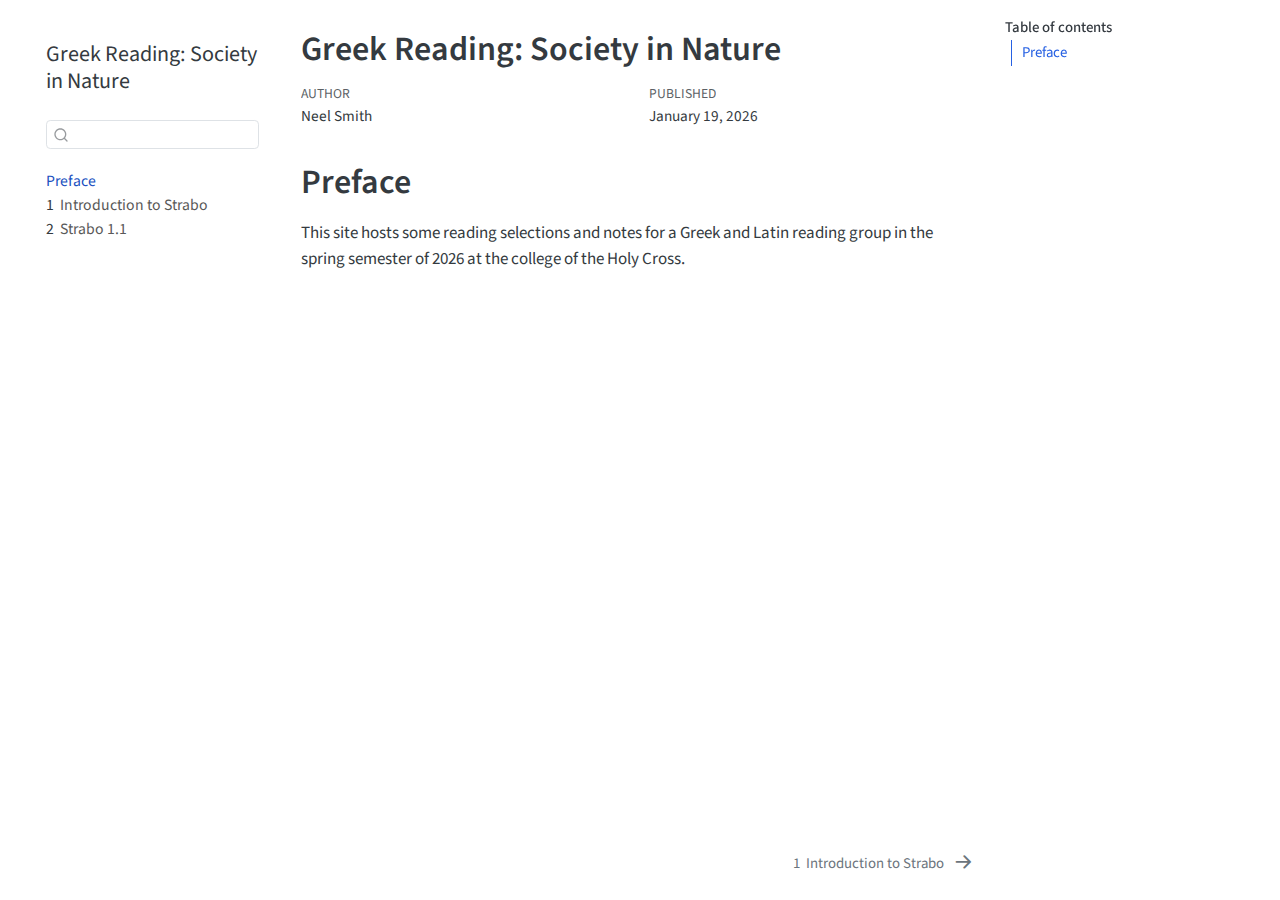
<file: index.html>
<!DOCTYPE html>
<html xmlns="http://www.w3.org/1999/xhtml" lang="en" xml:lang="en"><head>

<meta charset="utf-8">
<meta name="generator" content="quarto-1.8.24">

<meta name="viewport" content="width=device-width, initial-scale=1.0, user-scalable=yes">

<meta name="author" content="Neel Smith">
<meta name="dcterms.date" content="2026-01-19">

<title>Greek Reading: Society in Nature</title>
<style>
code{white-space: pre-wrap;}
span.smallcaps{font-variant: small-caps;}
div.columns{display: flex; gap: min(4vw, 1.5em);}
div.column{flex: auto; overflow-x: auto;}
div.hanging-indent{margin-left: 1.5em; text-indent: -1.5em;}
ul.task-list{list-style: none;}
ul.task-list li input[type="checkbox"] {
  width: 0.8em;
  margin: 0 0.8em 0.2em -1em; /* quarto-specific, see https://github.com/quarto-dev/quarto-cli/issues/4556 */ 
  vertical-align: middle;
}
</style>


<script src="site_libs/quarto-nav/quarto-nav.js"></script>
<script src="site_libs/quarto-nav/headroom.min.js"></script>
<script src="site_libs/clipboard/clipboard.min.js"></script>
<script src="site_libs/quarto-search/autocomplete.umd.js"></script>
<script src="site_libs/quarto-search/fuse.min.js"></script>
<script src="site_libs/quarto-search/quarto-search.js"></script>
<meta name="quarto:offset" content="./">
<link href="./strabo-intro.html" rel="next">
<script src="site_libs/quarto-html/quarto.js" type="module"></script>
<script src="site_libs/quarto-html/tabsets/tabsets.js" type="module"></script>
<script src="site_libs/quarto-html/axe/axe-check.js" type="module"></script>
<script src="site_libs/quarto-html/popper.min.js"></script>
<script src="site_libs/quarto-html/tippy.umd.min.js"></script>
<script src="site_libs/quarto-html/anchor.min.js"></script>
<link href="site_libs/quarto-html/tippy.css" rel="stylesheet">
<link href="site_libs/quarto-html/quarto-syntax-highlighting-dc55a5b9e770e841cd82e46aadbfb9b0.css" rel="stylesheet" id="quarto-text-highlighting-styles">
<script src="site_libs/bootstrap/bootstrap.min.js"></script>
<link href="site_libs/bootstrap/bootstrap-icons.css" rel="stylesheet">
<link href="site_libs/bootstrap/bootstrap-27c261d06b905028a18691de25d09dde.min.css" rel="stylesheet" append-hash="true" id="quarto-bootstrap" data-mode="light">
<script id="quarto-search-options" type="application/json">{
  "location": "sidebar",
  "copy-button": false,
  "collapse-after": 3,
  "panel-placement": "start",
  "type": "textbox",
  "limit": 50,
  "keyboard-shortcut": [
    "f",
    "/",
    "s"
  ],
  "show-item-context": false,
  "language": {
    "search-no-results-text": "No results",
    "search-matching-documents-text": "matching documents",
    "search-copy-link-title": "Copy link to search",
    "search-hide-matches-text": "Hide additional matches",
    "search-more-match-text": "more match in this document",
    "search-more-matches-text": "more matches in this document",
    "search-clear-button-title": "Clear",
    "search-text-placeholder": "",
    "search-detached-cancel-button-title": "Cancel",
    "search-submit-button-title": "Submit",
    "search-label": "Search"
  }
}</script>


<link rel="stylesheet" href="styles.css">
</head>

<body class="nav-sidebar floating quarto-light">

<div id="quarto-search-results"></div>
  <header id="quarto-header" class="headroom fixed-top">
  <nav class="quarto-secondary-nav">
    <div class="container-fluid d-flex">
      <button type="button" class="quarto-btn-toggle btn" data-bs-toggle="collapse" role="button" data-bs-target=".quarto-sidebar-collapse-item" aria-controls="quarto-sidebar" aria-expanded="false" aria-label="Toggle sidebar navigation" onclick="if (window.quartoToggleHeadroom) { window.quartoToggleHeadroom(); }">
        <i class="bi bi-layout-text-sidebar-reverse"></i>
      </button>
        <nav class="quarto-page-breadcrumbs" aria-label="breadcrumb"><ol class="breadcrumb"><li class="breadcrumb-item"><a href="./index.html">Preface</a></li></ol></nav>
        <a class="flex-grow-1" role="navigation" data-bs-toggle="collapse" data-bs-target=".quarto-sidebar-collapse-item" aria-controls="quarto-sidebar" aria-expanded="false" aria-label="Toggle sidebar navigation" onclick="if (window.quartoToggleHeadroom) { window.quartoToggleHeadroom(); }">      
        </a>
      <button type="button" class="btn quarto-search-button" aria-label="Search" onclick="window.quartoOpenSearch();">
        <i class="bi bi-search"></i>
      </button>
    </div>
  </nav>
</header>
<!-- content -->
<div id="quarto-content" class="quarto-container page-columns page-rows-contents page-layout-article">
<!-- sidebar -->
  <nav id="quarto-sidebar" class="sidebar collapse collapse-horizontal quarto-sidebar-collapse-item sidebar-navigation floating overflow-auto">
    <div class="pt-lg-2 mt-2 text-left sidebar-header sidebar-header-stacked">
      <a href="./index.html" class="sidebar-logo-link">
      </a>
    <div class="sidebar-title mb-0 py-0">
      <a href="./">Greek Reading: Society in Nature</a> 
    </div>
      </div>
        <div class="mt-2 flex-shrink-0 align-items-center">
        <div class="sidebar-search">
        <div id="quarto-search" class="" title="Search"></div>
        </div>
        </div>
    <div class="sidebar-menu-container"> 
    <ul class="list-unstyled mt-1">
        <li class="sidebar-item">
  <div class="sidebar-item-container"> 
  <a href="./index.html" class="sidebar-item-text sidebar-link active">
 <span class="menu-text">Preface</span></a>
  </div>
</li>
        <li class="sidebar-item">
  <div class="sidebar-item-container"> 
  <a href="./strabo-intro.html" class="sidebar-item-text sidebar-link">
 <span class="menu-text"><span class="chapter-number">1</span>&nbsp; <span class="chapter-title">Introduction to Strabo</span></span></a>
  </div>
</li>
        <li class="sidebar-item">
  <div class="sidebar-item-container"> 
  <a href="./strabo-selection1.html" class="sidebar-item-text sidebar-link">
 <span class="menu-text"><span class="chapter-number">2</span>&nbsp; <span class="chapter-title">Strabo 1.1</span></span></a>
  </div>
</li>
    </ul>
    </div>
</nav>
<div id="quarto-sidebar-glass" class="quarto-sidebar-collapse-item" data-bs-toggle="collapse" data-bs-target=".quarto-sidebar-collapse-item"></div>
<!-- margin-sidebar -->
    <div id="quarto-margin-sidebar" class="sidebar margin-sidebar">
        <nav id="TOC" role="doc-toc" class="toc-active">
    <h2 id="toc-title">Table of contents</h2>
   
  <ul>
  <li><a href="#preface" id="toc-preface" class="nav-link active" data-scroll-target="#preface">Preface</a></li>
  </ul>
</nav>
    </div>
<!-- main -->
<main class="content" id="quarto-document-content">

<header id="title-block-header" class="quarto-title-block default">
<div class="quarto-title">
<h1 class="title">Greek Reading: Society in Nature</h1>
</div>



<div class="quarto-title-meta">

    <div>
    <div class="quarto-title-meta-heading">Author</div>
    <div class="quarto-title-meta-contents">
             <p>Neel Smith </p>
          </div>
  </div>
    
    <div>
    <div class="quarto-title-meta-heading">Published</div>
    <div class="quarto-title-meta-contents">
      <p class="date">January 19, 2026</p>
    </div>
  </div>
  
    
  </div>
  


</header>


<section id="preface" class="level1 unnumbered">
<h1 class="unnumbered">Preface</h1>
<p>This site hosts some reading selections and notes for a Greek and Latin reading group in the spring semester of 2026 at the college of the Holy Cross.</p>


</section>

</main> <!-- /main -->
<script id="quarto-html-after-body" type="application/javascript">
  window.document.addEventListener("DOMContentLoaded", function (event) {
    const icon = "";
    const anchorJS = new window.AnchorJS();
    anchorJS.options = {
      placement: 'right',
      icon: icon
    };
    anchorJS.add('.anchored');
    const isCodeAnnotation = (el) => {
      for (const clz of el.classList) {
        if (clz.startsWith('code-annotation-')) {                     
          return true;
        }
      }
      return false;
    }
    const onCopySuccess = function(e) {
      // button target
      const button = e.trigger;
      // don't keep focus
      button.blur();
      // flash "checked"
      button.classList.add('code-copy-button-checked');
      var currentTitle = button.getAttribute("title");
      button.setAttribute("title", "Copied!");
      let tooltip;
      if (window.bootstrap) {
        button.setAttribute("data-bs-toggle", "tooltip");
        button.setAttribute("data-bs-placement", "left");
        button.setAttribute("data-bs-title", "Copied!");
        tooltip = new bootstrap.Tooltip(button, 
          { trigger: "manual", 
            customClass: "code-copy-button-tooltip",
            offset: [0, -8]});
        tooltip.show();    
      }
      setTimeout(function() {
        if (tooltip) {
          tooltip.hide();
          button.removeAttribute("data-bs-title");
          button.removeAttribute("data-bs-toggle");
          button.removeAttribute("data-bs-placement");
        }
        button.setAttribute("title", currentTitle);
        button.classList.remove('code-copy-button-checked');
      }, 1000);
      // clear code selection
      e.clearSelection();
    }
    const getTextToCopy = function(trigger) {
      const outerScaffold = trigger.parentElement.cloneNode(true);
      const codeEl = outerScaffold.querySelector('code');
      for (const childEl of codeEl.children) {
        if (isCodeAnnotation(childEl)) {
          childEl.remove();
        }
      }
      return codeEl.innerText;
    }
    const clipboard = new window.ClipboardJS('.code-copy-button:not([data-in-quarto-modal])', {
      text: getTextToCopy
    });
    clipboard.on('success', onCopySuccess);
    if (window.document.getElementById('quarto-embedded-source-code-modal')) {
      const clipboardModal = new window.ClipboardJS('.code-copy-button[data-in-quarto-modal]', {
        text: getTextToCopy,
        container: window.document.getElementById('quarto-embedded-source-code-modal')
      });
      clipboardModal.on('success', onCopySuccess);
    }
      var localhostRegex = new RegExp(/^(?:http|https):\/\/localhost\:?[0-9]*\//);
      var mailtoRegex = new RegExp(/^mailto:/);
        var filterRegex = new RegExp('/' + window.location.host + '/');
      var isInternal = (href) => {
          return filterRegex.test(href) || localhostRegex.test(href) || mailtoRegex.test(href);
      }
      // Inspect non-navigation links and adorn them if external
     var links = window.document.querySelectorAll('a[href]:not(.nav-link):not(.navbar-brand):not(.toc-action):not(.sidebar-link):not(.sidebar-item-toggle):not(.pagination-link):not(.no-external):not([aria-hidden]):not(.dropdown-item):not(.quarto-navigation-tool):not(.about-link)');
      for (var i=0; i<links.length; i++) {
        const link = links[i];
        if (!isInternal(link.href)) {
          // undo the damage that might have been done by quarto-nav.js in the case of
          // links that we want to consider external
          if (link.dataset.originalHref !== undefined) {
            link.href = link.dataset.originalHref;
          }
        }
      }
    function tippyHover(el, contentFn, onTriggerFn, onUntriggerFn) {
      const config = {
        allowHTML: true,
        maxWidth: 500,
        delay: 100,
        arrow: false,
        appendTo: function(el) {
            return el.parentElement;
        },
        interactive: true,
        interactiveBorder: 10,
        theme: 'quarto',
        placement: 'bottom-start',
      };
      if (contentFn) {
        config.content = contentFn;
      }
      if (onTriggerFn) {
        config.onTrigger = onTriggerFn;
      }
      if (onUntriggerFn) {
        config.onUntrigger = onUntriggerFn;
      }
      window.tippy(el, config); 
    }
    const noterefs = window.document.querySelectorAll('a[role="doc-noteref"]');
    for (var i=0; i<noterefs.length; i++) {
      const ref = noterefs[i];
      tippyHover(ref, function() {
        // use id or data attribute instead here
        let href = ref.getAttribute('data-footnote-href') || ref.getAttribute('href');
        try { href = new URL(href).hash; } catch {}
        const id = href.replace(/^#\/?/, "");
        const note = window.document.getElementById(id);
        if (note) {
          return note.innerHTML;
        } else {
          return "";
        }
      });
    }
    const xrefs = window.document.querySelectorAll('a.quarto-xref');
    const processXRef = (id, note) => {
      // Strip column container classes
      const stripColumnClz = (el) => {
        el.classList.remove("page-full", "page-columns");
        if (el.children) {
          for (const child of el.children) {
            stripColumnClz(child);
          }
        }
      }
      stripColumnClz(note)
      if (id === null || id.startsWith('sec-')) {
        // Special case sections, only their first couple elements
        const container = document.createElement("div");
        if (note.children && note.children.length > 2) {
          container.appendChild(note.children[0].cloneNode(true));
          for (let i = 1; i < note.children.length; i++) {
            const child = note.children[i];
            if (child.tagName === "P" && child.innerText === "") {
              continue;
            } else {
              container.appendChild(child.cloneNode(true));
              break;
            }
          }
          if (window.Quarto?.typesetMath) {
            window.Quarto.typesetMath(container);
          }
          return container.innerHTML
        } else {
          if (window.Quarto?.typesetMath) {
            window.Quarto.typesetMath(note);
          }
          return note.innerHTML;
        }
      } else {
        // Remove any anchor links if they are present
        const anchorLink = note.querySelector('a.anchorjs-link');
        if (anchorLink) {
          anchorLink.remove();
        }
        if (window.Quarto?.typesetMath) {
          window.Quarto.typesetMath(note);
        }
        if (note.classList.contains("callout")) {
          return note.outerHTML;
        } else {
          return note.innerHTML;
        }
      }
    }
    for (var i=0; i<xrefs.length; i++) {
      const xref = xrefs[i];
      tippyHover(xref, undefined, function(instance) {
        instance.disable();
        let url = xref.getAttribute('href');
        let hash = undefined; 
        if (url.startsWith('#')) {
          hash = url;
        } else {
          try { hash = new URL(url).hash; } catch {}
        }
        if (hash) {
          const id = hash.replace(/^#\/?/, "");
          const note = window.document.getElementById(id);
          if (note !== null) {
            try {
              const html = processXRef(id, note.cloneNode(true));
              instance.setContent(html);
            } finally {
              instance.enable();
              instance.show();
            }
          } else {
            // See if we can fetch this
            fetch(url.split('#')[0])
            .then(res => res.text())
            .then(html => {
              const parser = new DOMParser();
              const htmlDoc = parser.parseFromString(html, "text/html");
              const note = htmlDoc.getElementById(id);
              if (note !== null) {
                const html = processXRef(id, note);
                instance.setContent(html);
              } 
            }).finally(() => {
              instance.enable();
              instance.show();
            });
          }
        } else {
          // See if we can fetch a full url (with no hash to target)
          // This is a special case and we should probably do some content thinning / targeting
          fetch(url)
          .then(res => res.text())
          .then(html => {
            const parser = new DOMParser();
            const htmlDoc = parser.parseFromString(html, "text/html");
            const note = htmlDoc.querySelector('main.content');
            if (note !== null) {
              // This should only happen for chapter cross references
              // (since there is no id in the URL)
              // remove the first header
              if (note.children.length > 0 && note.children[0].tagName === "HEADER") {
                note.children[0].remove();
              }
              const html = processXRef(null, note);
              instance.setContent(html);
            } 
          }).finally(() => {
            instance.enable();
            instance.show();
          });
        }
      }, function(instance) {
      });
    }
        let selectedAnnoteEl;
        const selectorForAnnotation = ( cell, annotation) => {
          let cellAttr = 'data-code-cell="' + cell + '"';
          let lineAttr = 'data-code-annotation="' +  annotation + '"';
          const selector = 'span[' + cellAttr + '][' + lineAttr + ']';
          return selector;
        }
        const selectCodeLines = (annoteEl) => {
          const doc = window.document;
          const targetCell = annoteEl.getAttribute("data-target-cell");
          const targetAnnotation = annoteEl.getAttribute("data-target-annotation");
          const annoteSpan = window.document.querySelector(selectorForAnnotation(targetCell, targetAnnotation));
          const lines = annoteSpan.getAttribute("data-code-lines").split(",");
          const lineIds = lines.map((line) => {
            return targetCell + "-" + line;
          })
          let top = null;
          let height = null;
          let parent = null;
          if (lineIds.length > 0) {
              //compute the position of the single el (top and bottom and make a div)
              const el = window.document.getElementById(lineIds[0]);
              top = el.offsetTop;
              height = el.offsetHeight;
              parent = el.parentElement.parentElement;
            if (lineIds.length > 1) {
              const lastEl = window.document.getElementById(lineIds[lineIds.length - 1]);
              const bottom = lastEl.offsetTop + lastEl.offsetHeight;
              height = bottom - top;
            }
            if (top !== null && height !== null && parent !== null) {
              // cook up a div (if necessary) and position it 
              let div = window.document.getElementById("code-annotation-line-highlight");
              if (div === null) {
                div = window.document.createElement("div");
                div.setAttribute("id", "code-annotation-line-highlight");
                div.style.position = 'absolute';
                parent.appendChild(div);
              }
              div.style.top = top - 2 + "px";
              div.style.height = height + 4 + "px";
              div.style.left = 0;
              let gutterDiv = window.document.getElementById("code-annotation-line-highlight-gutter");
              if (gutterDiv === null) {
                gutterDiv = window.document.createElement("div");
                gutterDiv.setAttribute("id", "code-annotation-line-highlight-gutter");
                gutterDiv.style.position = 'absolute';
                const codeCell = window.document.getElementById(targetCell);
                const gutter = codeCell.querySelector('.code-annotation-gutter');
                gutter.appendChild(gutterDiv);
              }
              gutterDiv.style.top = top - 2 + "px";
              gutterDiv.style.height = height + 4 + "px";
            }
            selectedAnnoteEl = annoteEl;
          }
        };
        const unselectCodeLines = () => {
          const elementsIds = ["code-annotation-line-highlight", "code-annotation-line-highlight-gutter"];
          elementsIds.forEach((elId) => {
            const div = window.document.getElementById(elId);
            if (div) {
              div.remove();
            }
          });
          selectedAnnoteEl = undefined;
        };
          // Handle positioning of the toggle
      window.addEventListener(
        "resize",
        throttle(() => {
          elRect = undefined;
          if (selectedAnnoteEl) {
            selectCodeLines(selectedAnnoteEl);
          }
        }, 10)
      );
      function throttle(fn, ms) {
      let throttle = false;
      let timer;
        return (...args) => {
          if(!throttle) { // first call gets through
              fn.apply(this, args);
              throttle = true;
          } else { // all the others get throttled
              if(timer) clearTimeout(timer); // cancel #2
              timer = setTimeout(() => {
                fn.apply(this, args);
                timer = throttle = false;
              }, ms);
          }
        };
      }
        // Attach click handler to the DT
        const annoteDls = window.document.querySelectorAll('dt[data-target-cell]');
        for (const annoteDlNode of annoteDls) {
          annoteDlNode.addEventListener('click', (event) => {
            const clickedEl = event.target;
            if (clickedEl !== selectedAnnoteEl) {
              unselectCodeLines();
              const activeEl = window.document.querySelector('dt[data-target-cell].code-annotation-active');
              if (activeEl) {
                activeEl.classList.remove('code-annotation-active');
              }
              selectCodeLines(clickedEl);
              clickedEl.classList.add('code-annotation-active');
            } else {
              // Unselect the line
              unselectCodeLines();
              clickedEl.classList.remove('code-annotation-active');
            }
          });
        }
    const findCites = (el) => {
      const parentEl = el.parentElement;
      if (parentEl) {
        const cites = parentEl.dataset.cites;
        if (cites) {
          return {
            el,
            cites: cites.split(' ')
          };
        } else {
          return findCites(el.parentElement)
        }
      } else {
        return undefined;
      }
    };
    var bibliorefs = window.document.querySelectorAll('a[role="doc-biblioref"]');
    for (var i=0; i<bibliorefs.length; i++) {
      const ref = bibliorefs[i];
      const citeInfo = findCites(ref);
      if (citeInfo) {
        tippyHover(citeInfo.el, function() {
          var popup = window.document.createElement('div');
          citeInfo.cites.forEach(function(cite) {
            var citeDiv = window.document.createElement('div');
            citeDiv.classList.add('hanging-indent');
            citeDiv.classList.add('csl-entry');
            var biblioDiv = window.document.getElementById('ref-' + cite);
            if (biblioDiv) {
              citeDiv.innerHTML = biblioDiv.innerHTML;
            }
            popup.appendChild(citeDiv);
          });
          return popup.innerHTML;
        });
      }
    }
  });
  </script>
<nav class="page-navigation">
  <div class="nav-page nav-page-previous">
  </div>
  <div class="nav-page nav-page-next">
      <a href="./strabo-intro.html" class="pagination-link" aria-label="Introduction to Strabo">
        <span class="nav-page-text"><span class="chapter-number">1</span>&nbsp; <span class="chapter-title">Introduction to Strabo</span></span> <i class="bi bi-arrow-right-short"></i>
      </a>
  </div>
</nav>
</div> <!-- /content -->




</body></html>
</file>
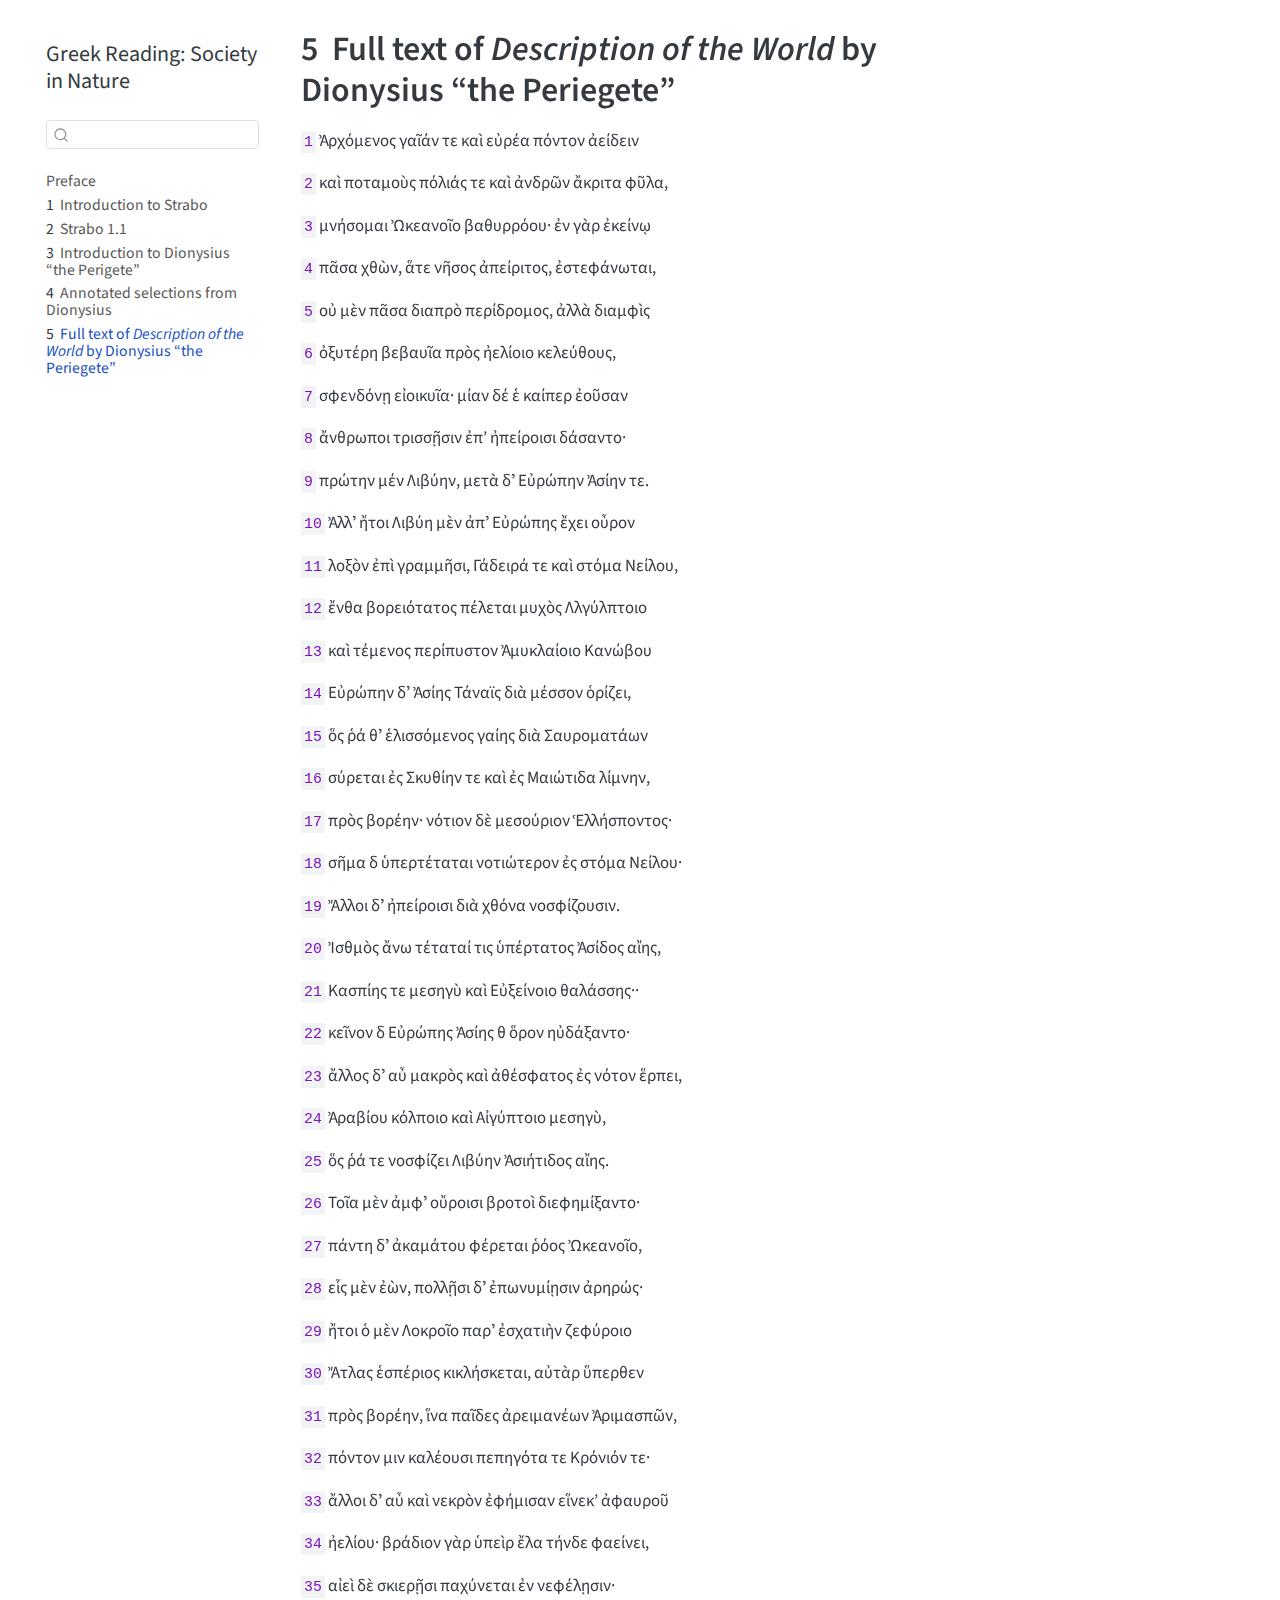
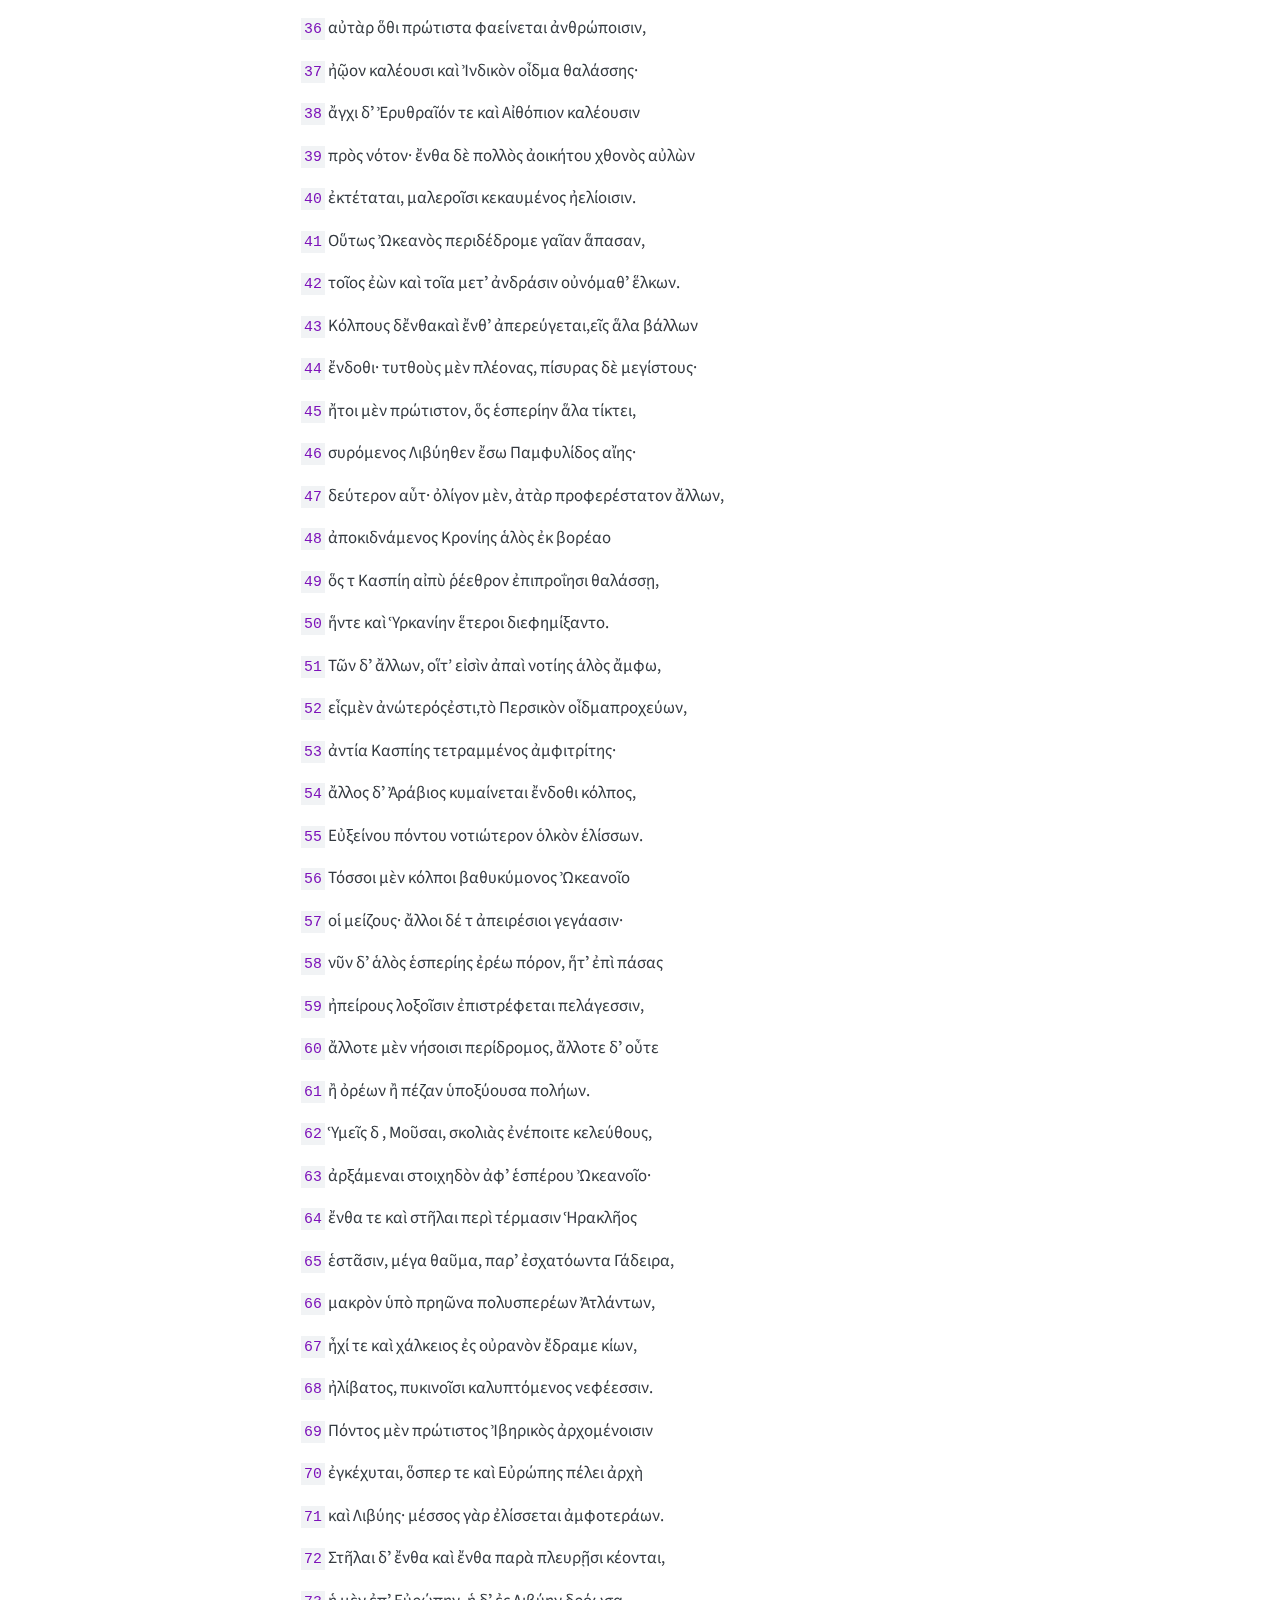
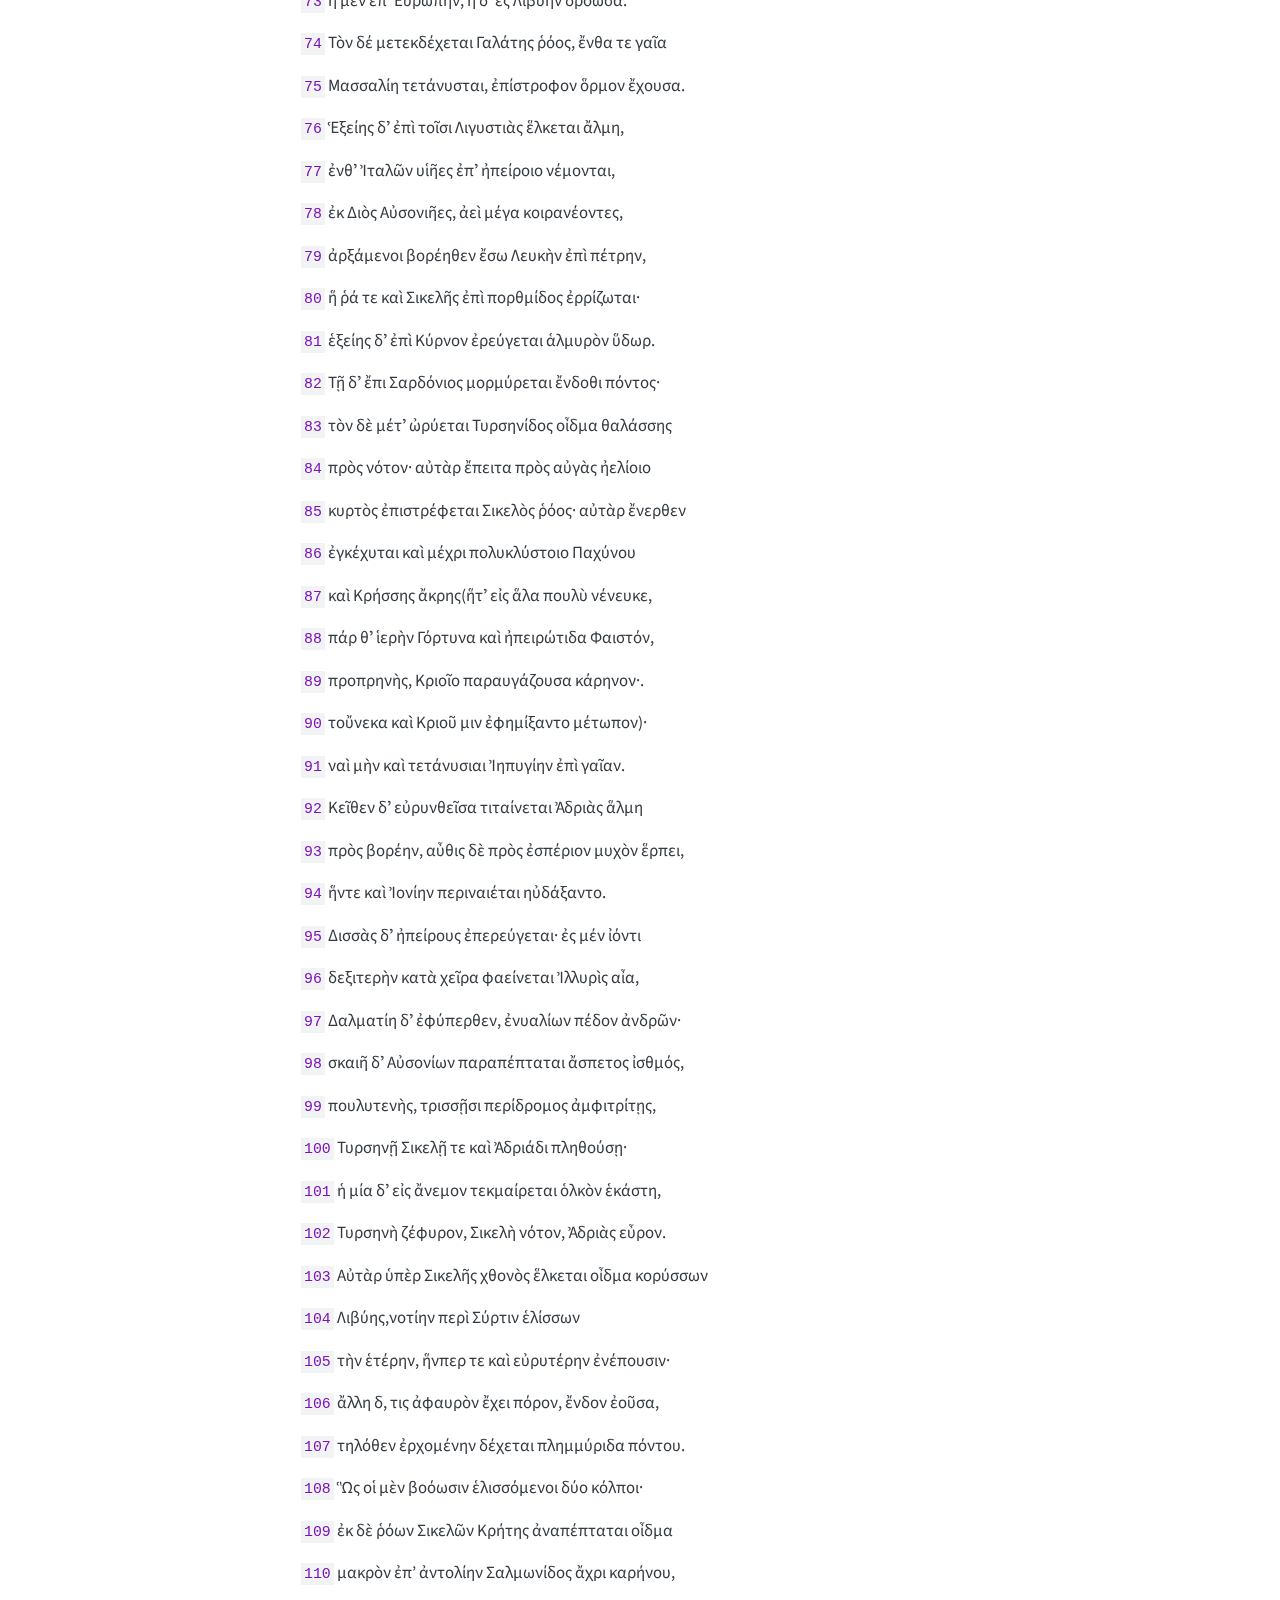
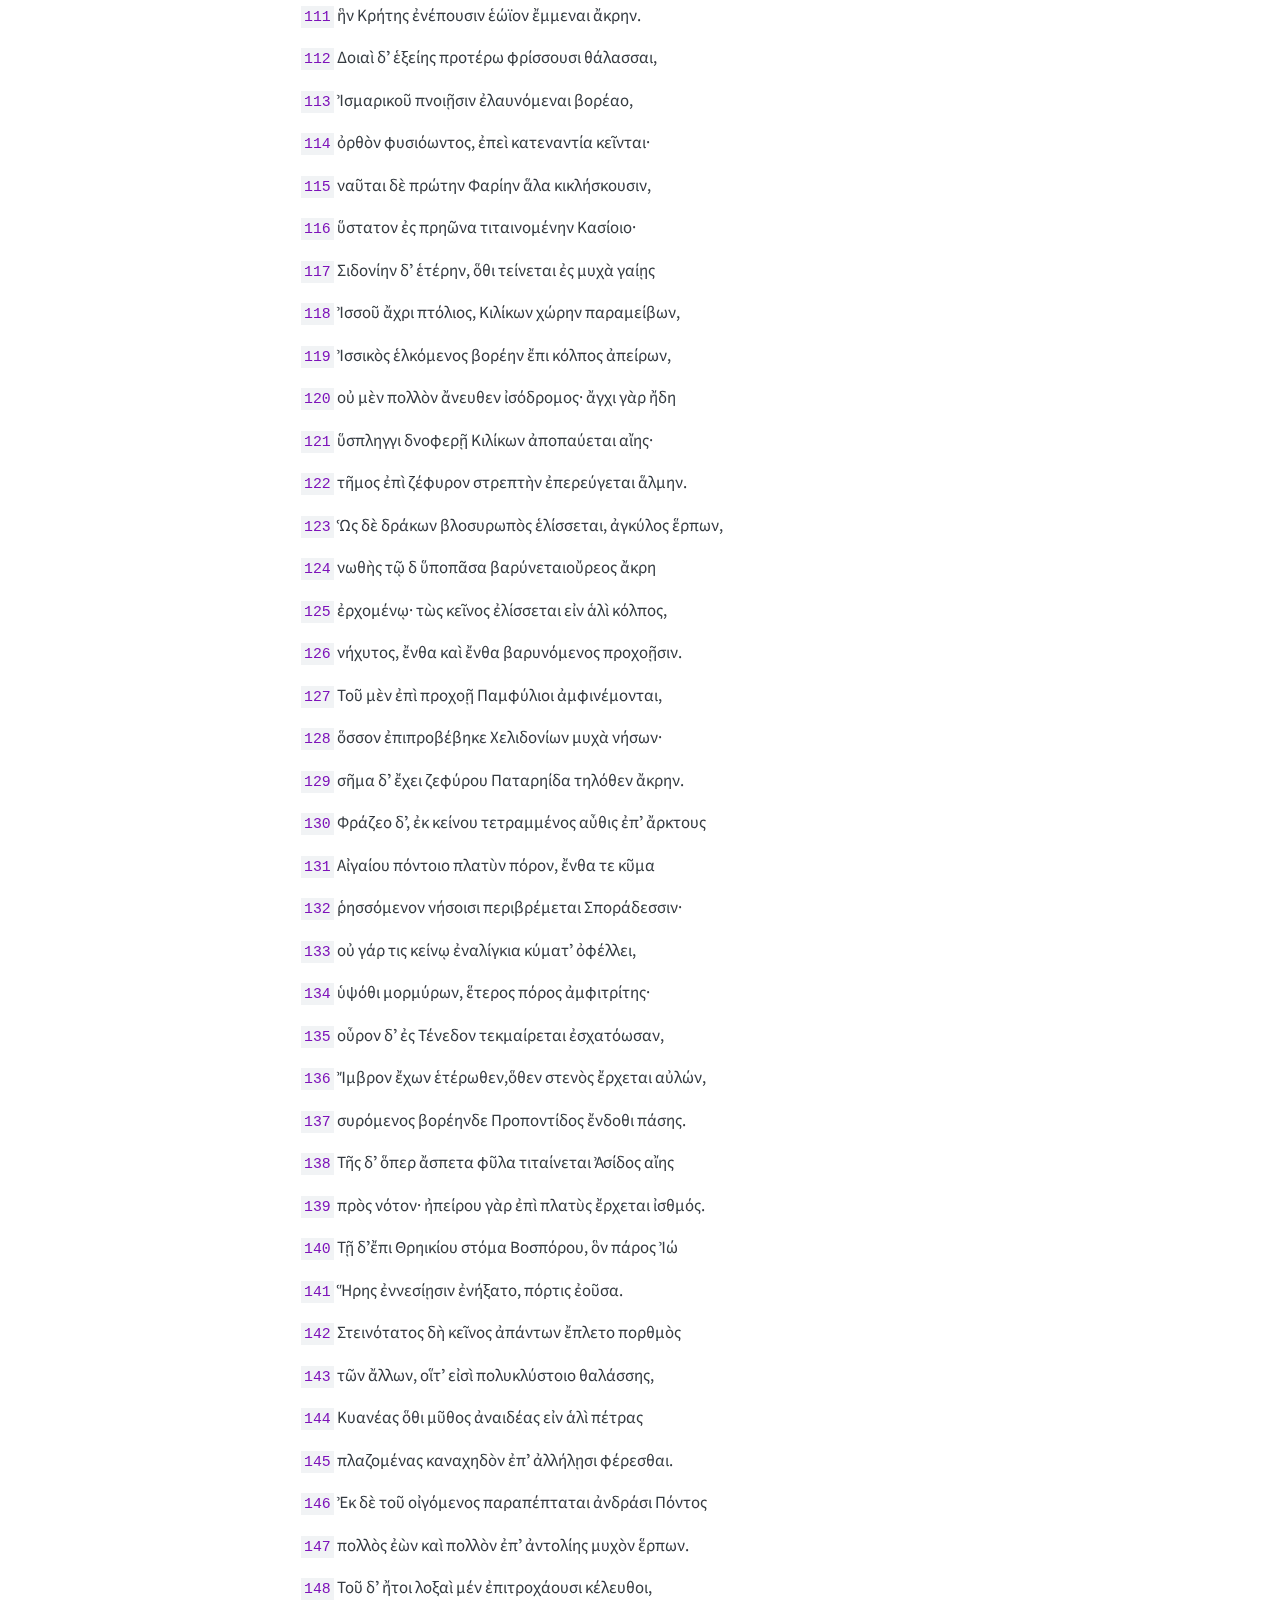
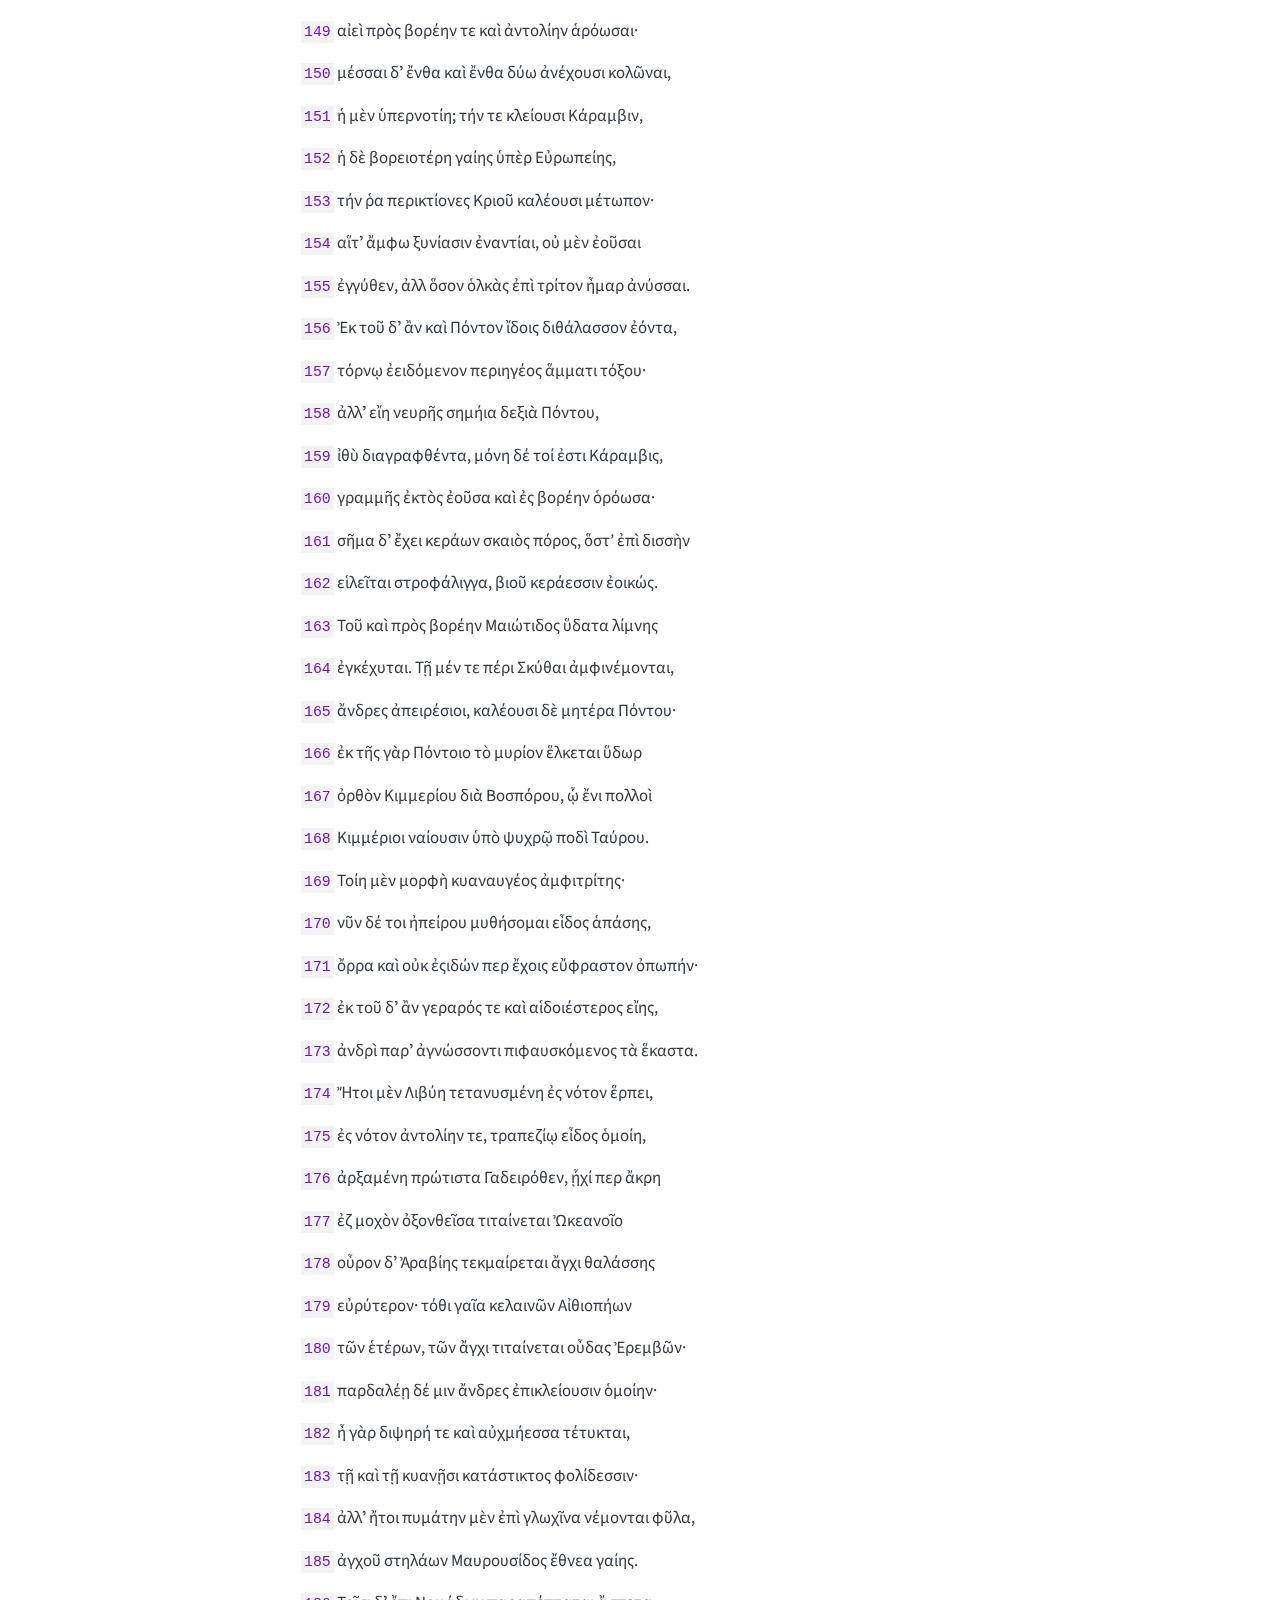
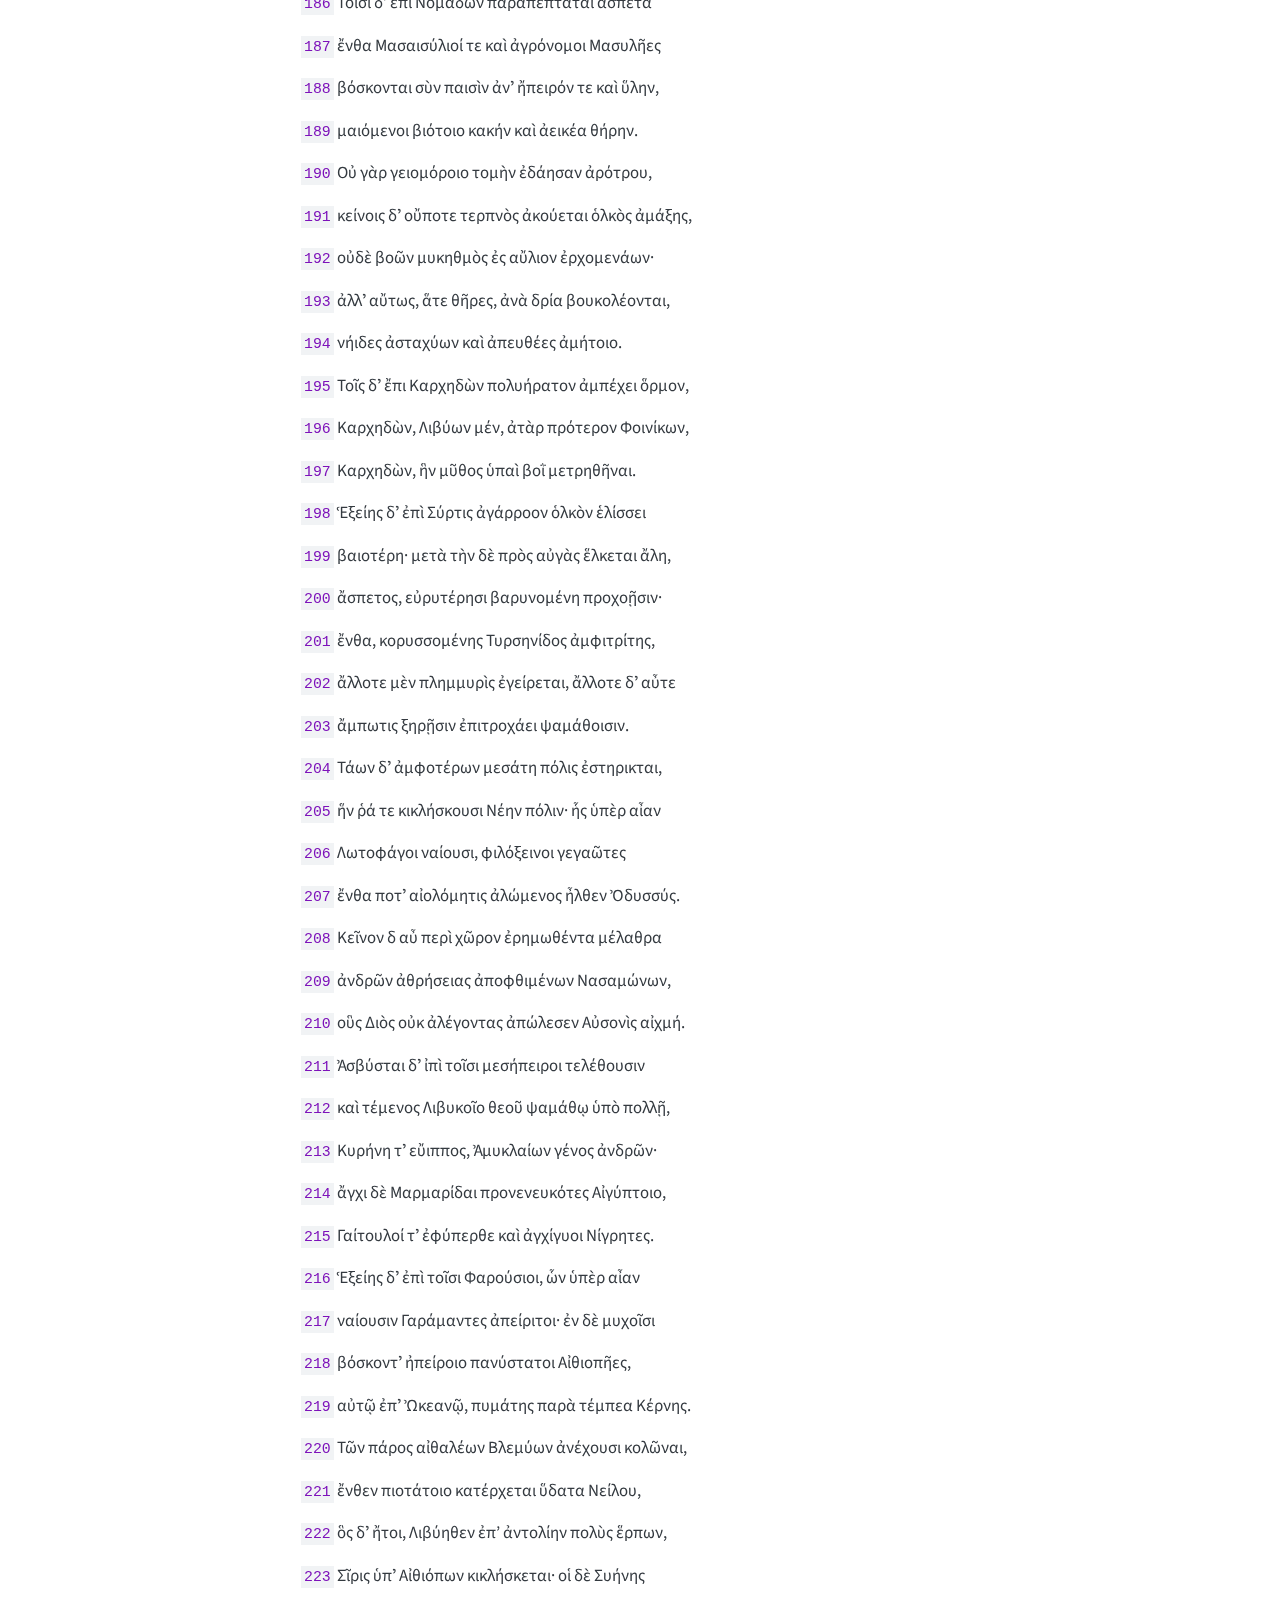
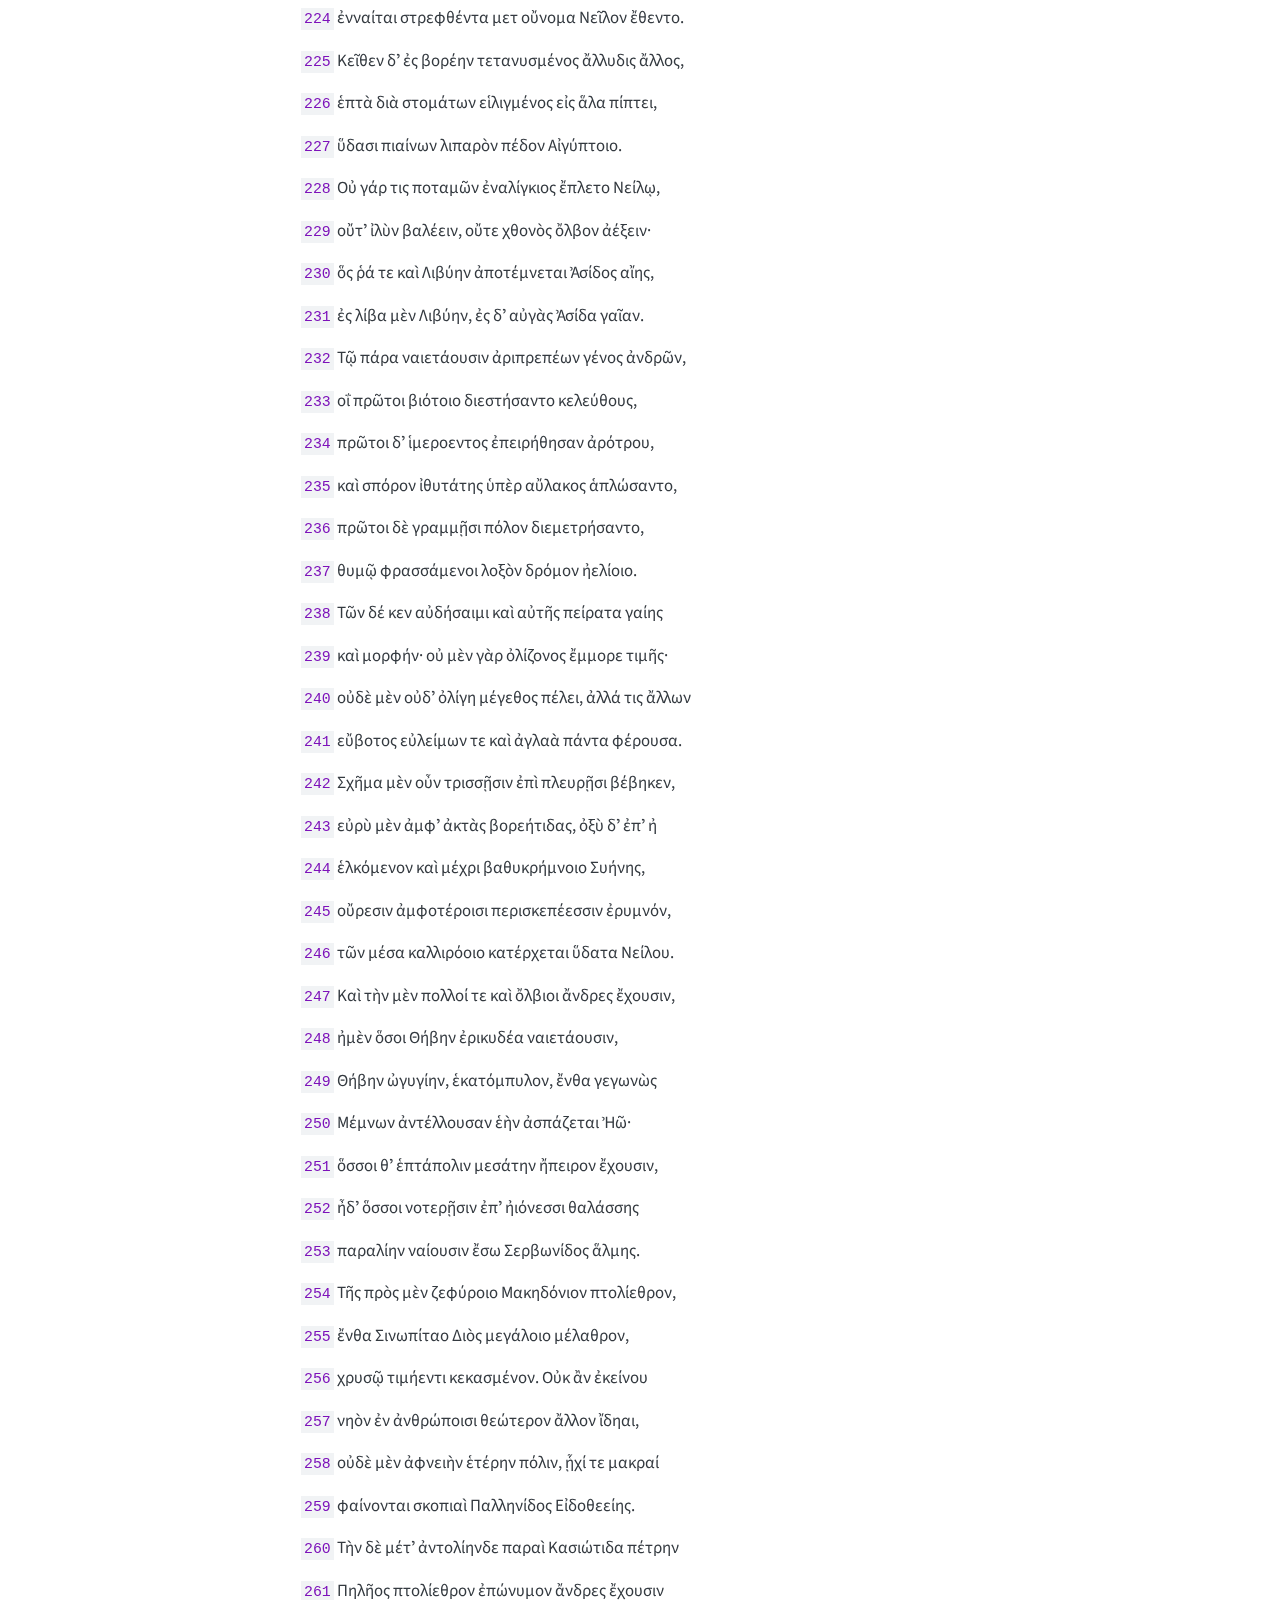
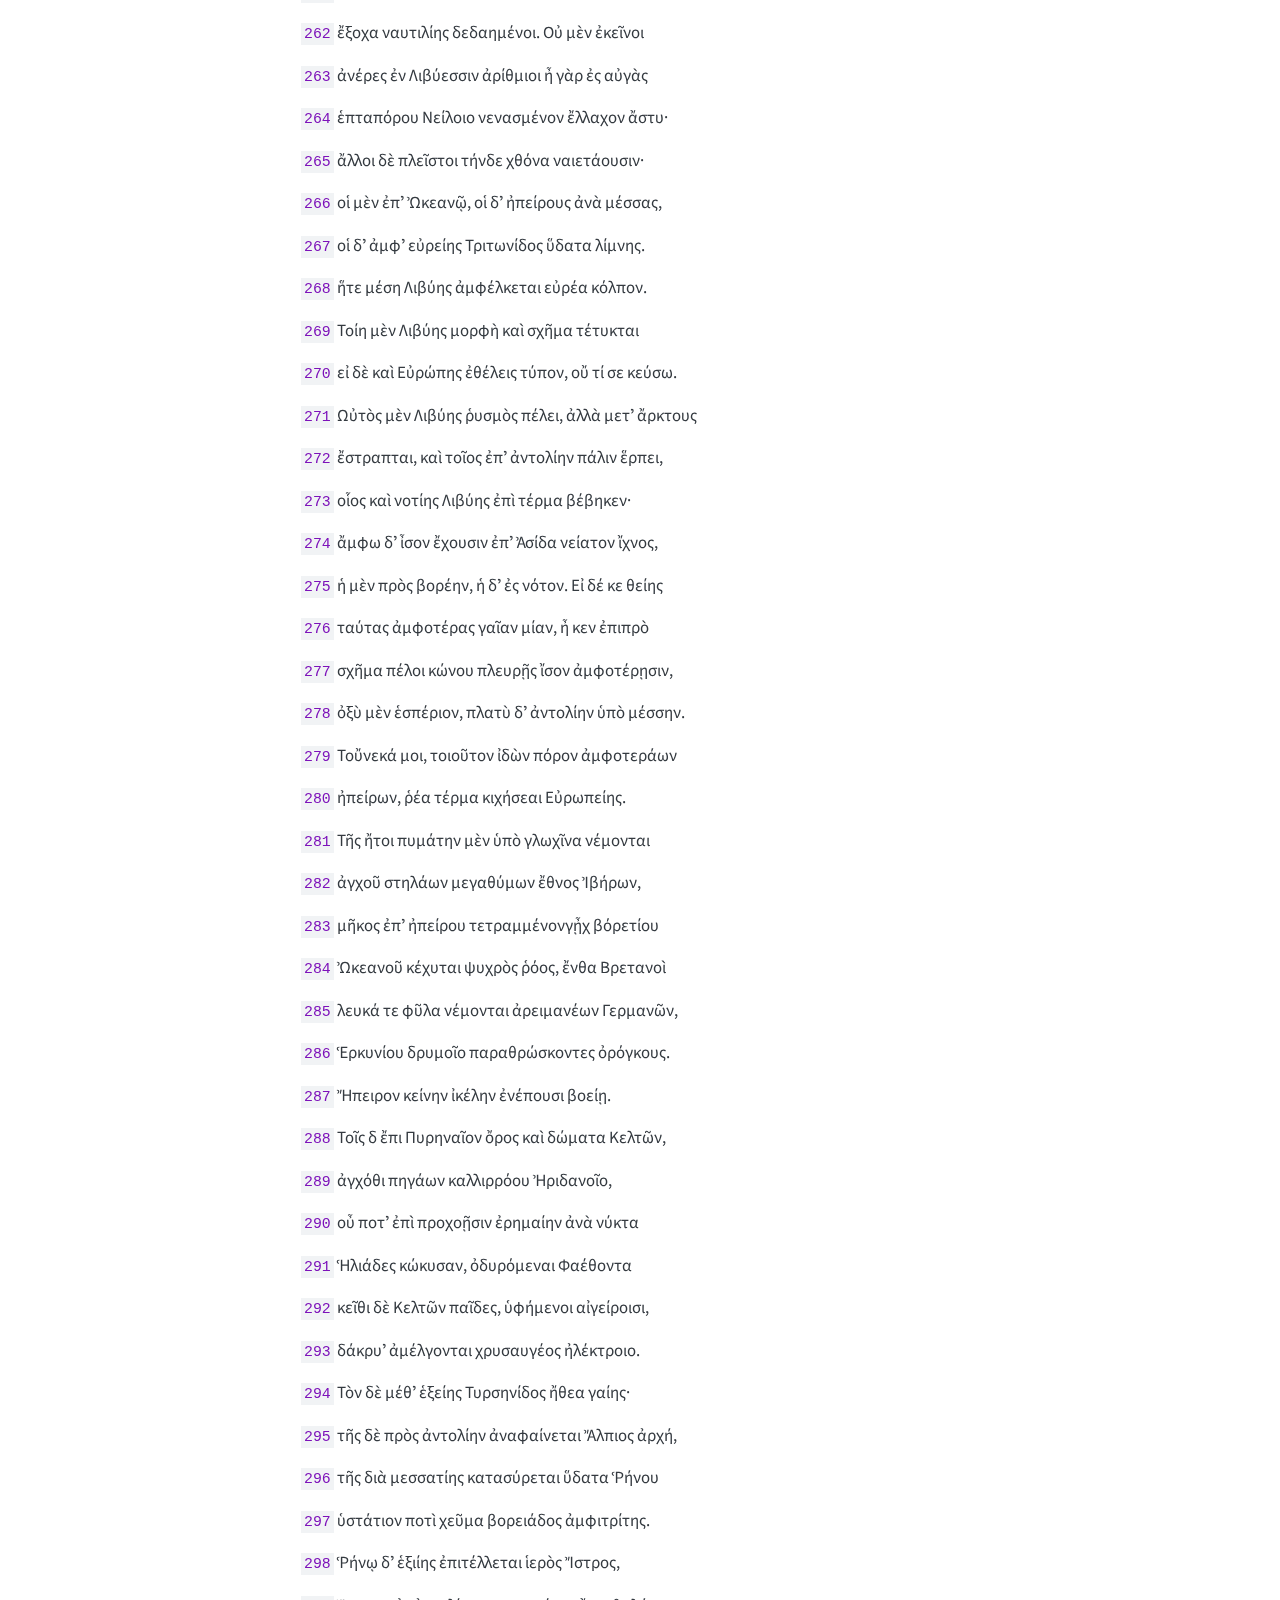
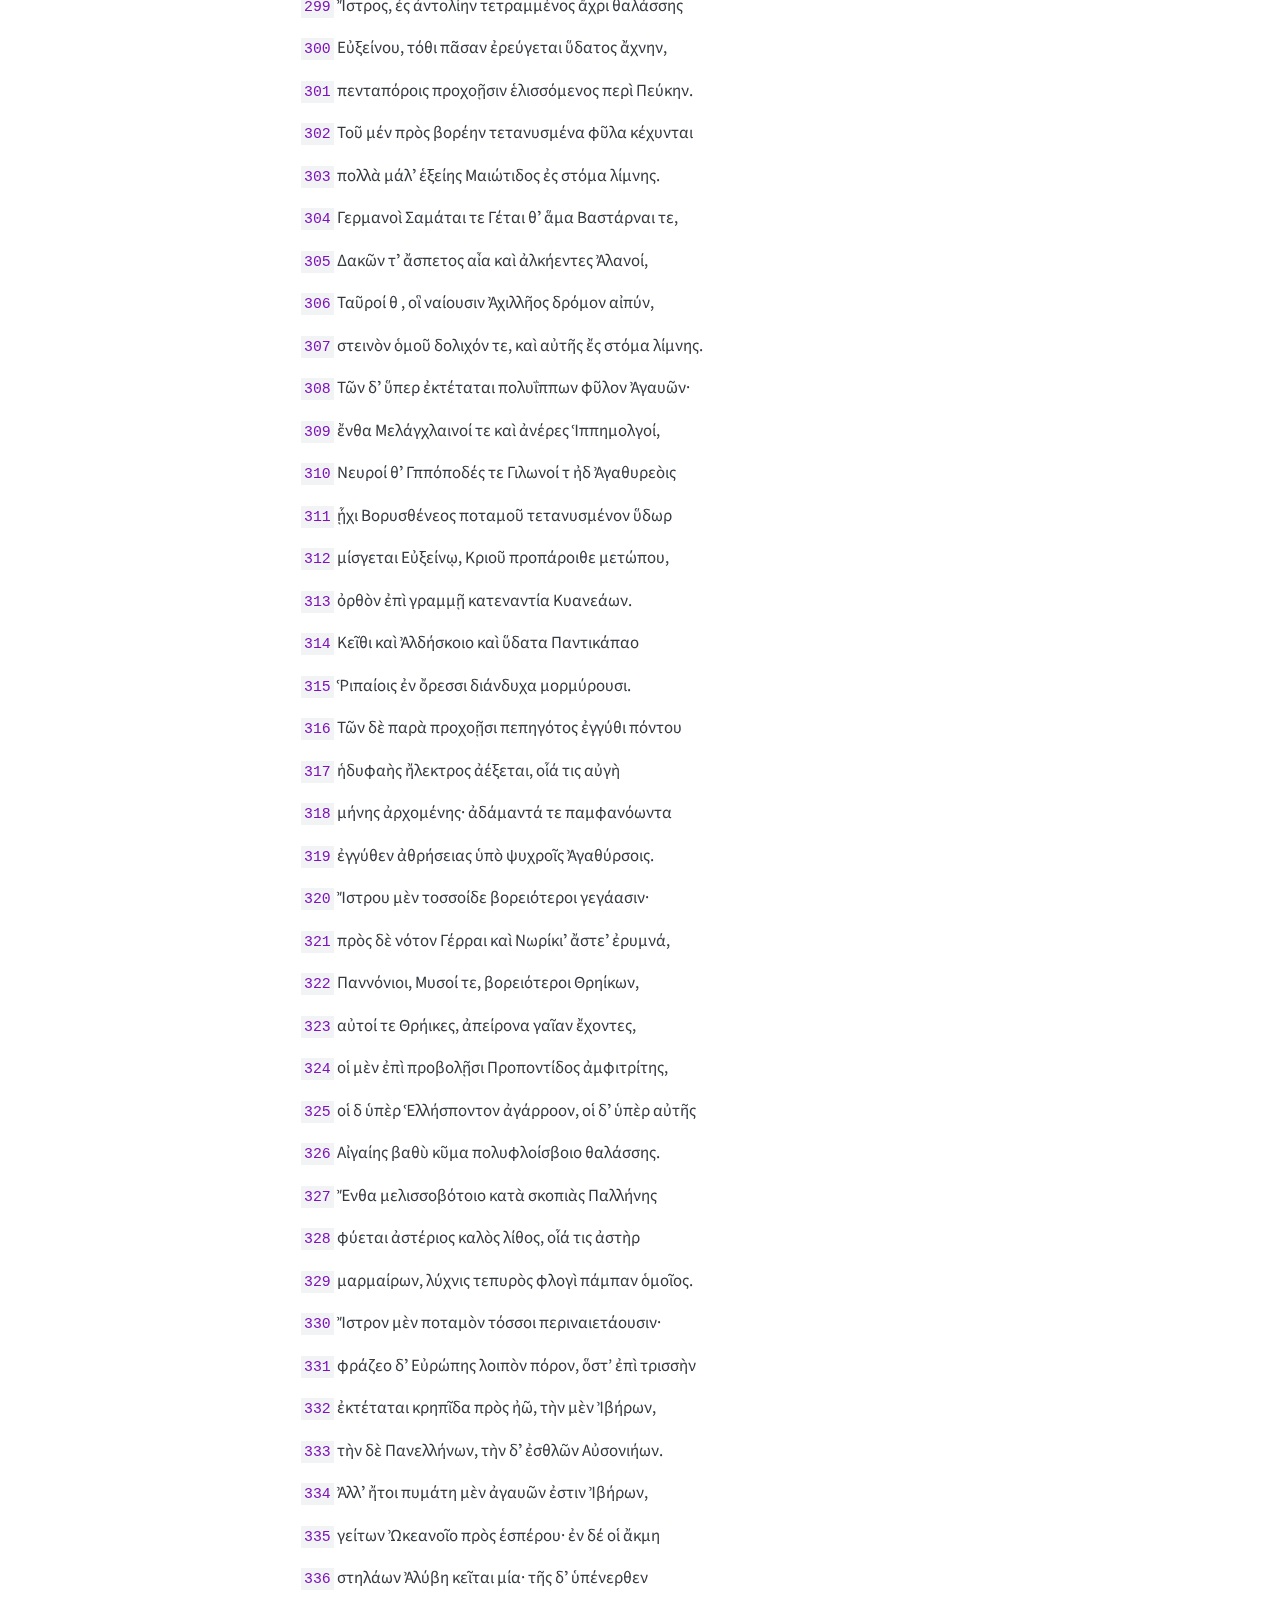
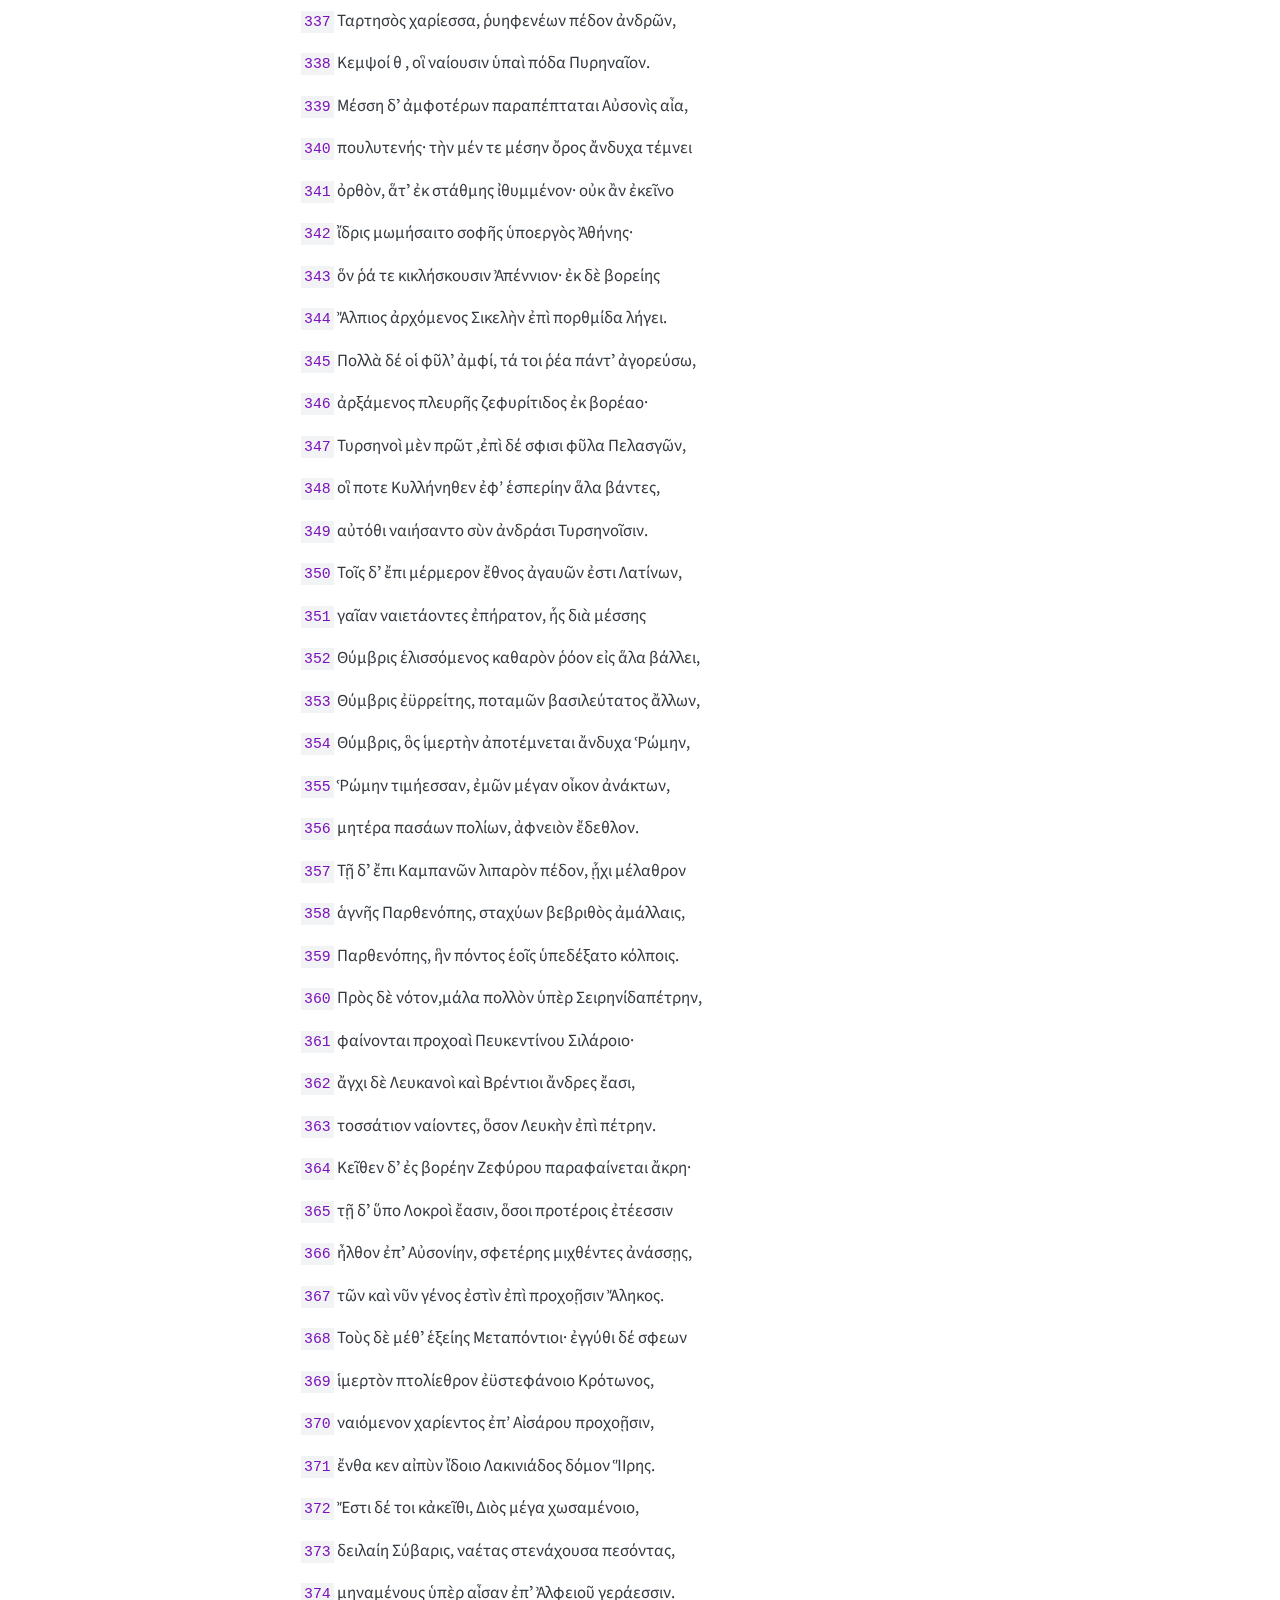
<file: dp-all-text.html>
<!DOCTYPE html>
<html xmlns="http://www.w3.org/1999/xhtml" lang="en" xml:lang="en"><head>

<meta charset="utf-8">
<meta name="generator" content="quarto-1.8.25">

<meta name="viewport" content="width=device-width, initial-scale=1.0, user-scalable=yes">


<title>5&nbsp; Full text of Description of the World by Dionysius “the Periegete” – Greek Reading: Society in Nature</title>
<style>
code{white-space: pre-wrap;}
span.smallcaps{font-variant: small-caps;}
div.columns{display: flex; gap: min(4vw, 1.5em);}
div.column{flex: auto; overflow-x: auto;}
div.hanging-indent{margin-left: 1.5em; text-indent: -1.5em;}
ul.task-list{list-style: none;}
ul.task-list li input[type="checkbox"] {
  width: 0.8em;
  margin: 0 0.8em 0.2em -1em; /* quarto-specific, see https://github.com/quarto-dev/quarto-cli/issues/4556 */ 
  vertical-align: middle;
}
</style>


<script src="site_libs/quarto-nav/quarto-nav.js"></script>
<script src="site_libs/quarto-nav/headroom.min.js"></script>
<script src="site_libs/clipboard/clipboard.min.js"></script>
<script src="site_libs/quarto-search/autocomplete.umd.js"></script>
<script src="site_libs/quarto-search/fuse.min.js"></script>
<script src="site_libs/quarto-search/quarto-search.js"></script>
<meta name="quarto:offset" content="./">
<link href="./dp-selection.html" rel="prev">
<script src="site_libs/quarto-html/quarto.js" type="module"></script>
<script src="site_libs/quarto-html/tabsets/tabsets.js" type="module"></script>
<script src="site_libs/quarto-html/axe/axe-check.js" type="module"></script>
<script src="site_libs/quarto-html/popper.min.js"></script>
<script src="site_libs/quarto-html/tippy.umd.min.js"></script>
<script src="site_libs/quarto-html/anchor.min.js"></script>
<link href="site_libs/quarto-html/tippy.css" rel="stylesheet">
<link href="site_libs/quarto-html/quarto-syntax-highlighting-7b89279ff1a6dce999919e0e67d4d9ec.css" rel="stylesheet" id="quarto-text-highlighting-styles">
<script src="site_libs/bootstrap/bootstrap.min.js"></script>
<link href="site_libs/bootstrap/bootstrap-icons.css" rel="stylesheet">
<link href="site_libs/bootstrap/bootstrap-27c261d06b905028a18691de25d09dde.min.css" rel="stylesheet" append-hash="true" id="quarto-bootstrap" data-mode="light">
<script id="quarto-search-options" type="application/json">{
  "location": "sidebar",
  "copy-button": false,
  "collapse-after": 3,
  "panel-placement": "start",
  "type": "textbox",
  "limit": 50,
  "keyboard-shortcut": [
    "f",
    "/",
    "s"
  ],
  "show-item-context": false,
  "language": {
    "search-no-results-text": "No results",
    "search-matching-documents-text": "matching documents",
    "search-copy-link-title": "Copy link to search",
    "search-hide-matches-text": "Hide additional matches",
    "search-more-match-text": "more match in this document",
    "search-more-matches-text": "more matches in this document",
    "search-clear-button-title": "Clear",
    "search-text-placeholder": "",
    "search-detached-cancel-button-title": "Cancel",
    "search-submit-button-title": "Submit",
    "search-label": "Search"
  }
}</script>


<link rel="stylesheet" href="styles.css">
</head>

<body class="nav-sidebar floating quarto-light">

<div id="quarto-search-results"></div>
  <header id="quarto-header" class="headroom fixed-top">
  <nav class="quarto-secondary-nav">
    <div class="container-fluid d-flex">
      <button type="button" class="quarto-btn-toggle btn" data-bs-toggle="collapse" role="button" data-bs-target=".quarto-sidebar-collapse-item" aria-controls="quarto-sidebar" aria-expanded="false" aria-label="Toggle sidebar navigation" onclick="if (window.quartoToggleHeadroom) { window.quartoToggleHeadroom(); }">
        <i class="bi bi-layout-text-sidebar-reverse"></i>
      </button>
        <nav class="quarto-page-breadcrumbs" aria-label="breadcrumb"><ol class="breadcrumb"><li class="breadcrumb-item"><a href="./dp-all-text.html"><span class="chapter-number">5</span>&nbsp; <span class="chapter-title">Full text of <em>Description of the World</em> by Dionysius “the Periegete”</span></a></li></ol></nav>
        <a class="flex-grow-1" role="navigation" data-bs-toggle="collapse" data-bs-target=".quarto-sidebar-collapse-item" aria-controls="quarto-sidebar" aria-expanded="false" aria-label="Toggle sidebar navigation" onclick="if (window.quartoToggleHeadroom) { window.quartoToggleHeadroom(); }">      
        </a>
      <button type="button" class="btn quarto-search-button" aria-label="Search" onclick="window.quartoOpenSearch();">
        <i class="bi bi-search"></i>
      </button>
    </div>
  </nav>
</header>
<!-- content -->
<div id="quarto-content" class="quarto-container page-columns page-rows-contents page-layout-article">
<!-- sidebar -->
  <nav id="quarto-sidebar" class="sidebar collapse collapse-horizontal quarto-sidebar-collapse-item sidebar-navigation floating overflow-auto">
    <div class="pt-lg-2 mt-2 text-left sidebar-header sidebar-header-stacked">
      <a href="./index.html" class="sidebar-logo-link">
      </a>
    <div class="sidebar-title mb-0 py-0">
      <a href="./">Greek Reading: Society in Nature</a> 
    </div>
      </div>
        <div class="mt-2 flex-shrink-0 align-items-center">
        <div class="sidebar-search">
        <div id="quarto-search" class="" title="Search"></div>
        </div>
        </div>
    <div class="sidebar-menu-container"> 
    <ul class="list-unstyled mt-1">
        <li class="sidebar-item">
  <div class="sidebar-item-container"> 
  <a href="./index.html" class="sidebar-item-text sidebar-link">
 <span class="menu-text">Preface</span></a>
  </div>
</li>
        <li class="sidebar-item">
  <div class="sidebar-item-container"> 
  <a href="./strabo-intro.html" class="sidebar-item-text sidebar-link">
 <span class="menu-text"><span class="chapter-number">1</span>&nbsp; <span class="chapter-title">Introduction to Strabo</span></span></a>
  </div>
</li>
        <li class="sidebar-item">
  <div class="sidebar-item-container"> 
  <a href="./strabo-selection1.html" class="sidebar-item-text sidebar-link">
 <span class="menu-text"><span class="chapter-number">2</span>&nbsp; <span class="chapter-title">Strabo 1.1</span></span></a>
  </div>
</li>
        <li class="sidebar-item">
  <div class="sidebar-item-container"> 
  <a href="./dp-intro.html" class="sidebar-item-text sidebar-link">
 <span class="menu-text"><span class="chapter-number">3</span>&nbsp; <span class="chapter-title">Introduction to Dionysius “the Perigete”</span></span></a>
  </div>
</li>
        <li class="sidebar-item">
  <div class="sidebar-item-container"> 
  <a href="./dp-selection.html" class="sidebar-item-text sidebar-link">
 <span class="menu-text"><span class="chapter-number">4</span>&nbsp; <span class="chapter-title">Annotated selections from Dionysius</span></span></a>
  </div>
</li>
        <li class="sidebar-item">
  <div class="sidebar-item-container"> 
  <a href="./dp-all-text.html" class="sidebar-item-text sidebar-link active">
 <span class="menu-text"><span class="chapter-number">5</span>&nbsp; <span class="chapter-title">Full text of <em>Description of the World</em> by Dionysius “the Periegete”</span></span></a>
  </div>
</li>
    </ul>
    </div>
</nav>
<div id="quarto-sidebar-glass" class="quarto-sidebar-collapse-item" data-bs-toggle="collapse" data-bs-target=".quarto-sidebar-collapse-item"></div>
<!-- margin-sidebar -->
    <div id="quarto-margin-sidebar" class="sidebar margin-sidebar zindex-bottom">
        
    </div>
<!-- main -->
<main class="content" id="quarto-document-content">

<header id="title-block-header" class="quarto-title-block default">
<div class="quarto-title">
<h1 class="title"><span class="chapter-number">5</span>&nbsp; <span class="chapter-title">Full text of <em>Description of the World</em> by Dionysius “the Periegete”</span></h1>
</div>



<div class="quarto-title-meta">

    
  
    
  </div>
  


</header>


<div class="columns">
<div class="column" style="width:90%;">
<p><code>1</code> Ἀρχόμενος γαῖάν τε καὶ εὐρέα πόντον ἀείδειν</p>
</div>
</div>
<div class="columns">
<div class="column" style="width:90%;">
<p><code>2</code> καὶ ποταμοὺς πόλιάς τε καὶ ἀνδρῶν ἄκριτα φῦλα,</p>
</div>
</div>
<div class="columns">
<div class="column" style="width:90%;">
<p><code>3</code> μνήσομαι Ὠκεανοῖο βαθυρρόου· ἐν γὰρ ἐκείνῳ</p>
</div>
</div>
<div class="columns">
<div class="column" style="width:90%;">
<p><code>4</code> πᾶσα χθὼν, ἅτε νῆσος ἀπείριτος, ἐστεφάνωται,</p>
</div>
</div>
<div class="columns">
<div class="column" style="width:90%;">
<p><code>5</code> οὐ μὲν πᾶσα διαπρὸ περίδρομος, ἀλλὰ διαμφὶς</p>
</div>
</div>
<div class="columns">
<div class="column" style="width:90%;">
<p><code>6</code> ὀξυτέρη βεβαυῖα πρὸς ἠελίοιο κελεύθους,</p>
</div>
</div>
<div class="columns">
<div class="column" style="width:90%;">
<p><code>7</code> σφενδόνῃ εἰοικυῖα· μίαν δέ ἑ καίπερ ἐοῦσαν</p>
</div>
</div>
<div class="columns">
<div class="column" style="width:90%;">
<p><code>8</code> ἄνθρωποι τρισσῇσιν ἐπ’ ἠπείροισι δάσαντο·</p>
</div>
</div>
<div class="columns">
<div class="column" style="width:90%;">
<p><code>9</code> πρώτην μέν Λιβύην, μετὰ δʼ Εὐρώπην Ἀσίην τε.</p>
</div>
</div>
<div class="columns">
<div class="column" style="width:90%;">
<p><code>10</code> Ἀλλʼ ἤτοι Λιβύη μὲν ἀπʼ Εὐρώπης ἔχει οὖρον</p>
</div>
</div>
<div class="columns">
<div class="column" style="width:90%;">
<p><code>11</code> λοξὸν ἐπὶ γραμμῆσι, Γάδειρά τε καὶ στόμα Νείλου,</p>
</div>
</div>
<div class="columns">
<div class="column" style="width:90%;">
<p><code>12</code> ἔνθα βορειότατος πέλεται μυχὸς Λλγύλπτοιο</p>
</div>
</div>
<div class="columns">
<div class="column" style="width:90%;">
<p><code>13</code> καὶ τέμενος περίπυστον Ἀμυκλαίοιο Κανώβου</p>
</div>
</div>
<div class="columns">
<div class="column" style="width:90%;">
<p><code>14</code> Εὐρώπην δʼ Ἀσίης Τάναϊς διὰ μέσσον ὁρίζει,</p>
</div>
</div>
<div class="columns">
<div class="column" style="width:90%;">
<p><code>15</code> ὅς ῥά θʼ ἑλισσόμενος γαίης διὰ Σαυροματάων</p>
</div>
</div>
<div class="columns">
<div class="column" style="width:90%;">
<p><code>16</code> σύρεται ἐς Σκυθίην τε καὶ ἐς Μαιώτιδα λίμνην,</p>
</div>
</div>
<div class="columns">
<div class="column" style="width:90%;">
<p><code>17</code> πρὸς βορέην· νότιον δὲ μεσούριον Ἑλλήσποντος·</p>
</div>
</div>
<div class="columns">
<div class="column" style="width:90%;">
<p><code>18</code> σῆμα δ ὑπερτέταται νοτιώτερον ἐς στόμα Νείλου·</p>
</div>
</div>
<div class="columns">
<div class="column" style="width:90%;">
<p><code>19</code> Ἄλλοι δʼ ἠπείροισι διὰ χθόνα νοσφίζουσιν.</p>
</div>
</div>
<div class="columns">
<div class="column" style="width:90%;">
<p><code>20</code> Ἰσθμὸς ἄνω τέταταί τις ὑπέρτατος Ἀσίδος αἴης,</p>
</div>
</div>
<div class="columns">
<div class="column" style="width:90%;">
<p><code>21</code> Κασπίης τε μεσηγὺ καὶ Εὐξείνοιο θαλάσσης··</p>
</div>
</div>
<div class="columns">
<div class="column" style="width:90%;">
<p><code>22</code> κεῖνον δ Εὐρώπης Ἀσίης θ ὅρον ηὐδάξαντο·</p>
</div>
</div>
<div class="columns">
<div class="column" style="width:90%;">
<p><code>23</code> ἄλλος δʼ αὖ μακρὸς καὶ ἀθέσφατος ἐς νότον ἕρπει,</p>
</div>
</div>
<div class="columns">
<div class="column" style="width:90%;">
<p><code>24</code> Ἀραβίου κόλποιο καὶ Αἰγύπτοιο μεσηγὺ,</p>
</div>
</div>
<div class="columns">
<div class="column" style="width:90%;">
<p><code>25</code> ὅς ῥά τε νοσφίζει Λιβύην Ἀσιήτιδος αἴης.</p>
</div>
</div>
<div class="columns">
<div class="column" style="width:90%;">
<p><code>26</code> Τοῖα μὲν ἀμφʼ οὔροισι βροτοὶ διεφημίξαντο·</p>
</div>
</div>
<div class="columns">
<div class="column" style="width:90%;">
<p><code>27</code> πάντη δʼ ἀκαμάτου φέρεται ῥόος Ὠκεανοῖο,</p>
</div>
</div>
<div class="columns">
<div class="column" style="width:90%;">
<p><code>28</code> εἷς μὲν ἐὼν, πολλῇσι δʼ ἐπωνυμίῃσιν ἀρηρώς·</p>
</div>
</div>
<div class="columns">
<div class="column" style="width:90%;">
<p><code>29</code> ἤτοι ὁ μὲν Λοκροῖο παρʼ ἐσχατιὴν ζεφύροιο</p>
</div>
</div>
<div class="columns">
<div class="column" style="width:90%;">
<p><code>30</code> Ἄτλας ἑσπέριος κικλήσκεται, αὐτὰρ ὕπερθεν</p>
</div>
</div>
<div class="columns">
<div class="column" style="width:90%;">
<p><code>31</code> πρὸς βορέην, ἵνα παῖδες ἀρειμανέων Ἀριμασπῶν,</p>
</div>
</div>
<div class="columns">
<div class="column" style="width:90%;">
<p><code>32</code> πόντον μιν καλέουσι πεπηγότα τε Κρόνιόν τε·</p>
</div>
</div>
<div class="columns">
<div class="column" style="width:90%;">
<p><code>33</code> ἄλλοι δʼ αὖ καὶ νεκρὸν ἐφήμισαν εἵνεκ’ ἀφαυροῦ</p>
</div>
</div>
<div class="columns">
<div class="column" style="width:90%;">
<p><code>34</code> ἠελίου· βράδιον γὰρ ὑπεὶρ ἔλα τήνδε φαείνει,</p>
</div>
</div>
<div class="columns">
<div class="column" style="width:90%;">
<p><code>35</code> αἰεὶ δὲ σκιερῇσι παχύνεται ἐν νεφέλῃσιν·</p>
</div>
</div>
<div class="columns">
<div class="column" style="width:90%;">
<p><code>36</code> αὐτὰρ ὅθι πρώτιστα φαείνεται ἀνθρώποισιν,</p>
</div>
</div>
<div class="columns">
<div class="column" style="width:90%;">
<p><code>37</code> ἠῷον καλέουσι καὶ Ἰνδικὸν οἶδμα θαλάσσης·</p>
</div>
</div>
<div class="columns">
<div class="column" style="width:90%;">
<p><code>38</code> ἄγχι δʼ Ἐρυθραῖόν τε καὶ Αἰθόπιον καλέουσιν</p>
</div>
</div>
<div class="columns">
<div class="column" style="width:90%;">
<p><code>39</code> πρὸς νότον· ἔνθα δὲ πολλὸς ἀοικήτου χθονὸς αὐλὼν</p>
</div>
</div>
<div class="columns">
<div class="column" style="width:90%;">
<p><code>40</code> ἐκτέταται, μαλεροῖσι κεκαυμένος ἠελίοισιν.</p>
</div>
</div>
<div class="columns">
<div class="column" style="width:90%;">
<p><code>41</code> Οὕτως Ὠκεανὸς περιδέδρομε γαῖαν ἅπασαν,</p>
</div>
</div>
<div class="columns">
<div class="column" style="width:90%;">
<p><code>42</code> τοῖος ἐὼν καὶ τοῖα μετʼ ἀνδράσιν οὐνόμαθʼ ἕλκων.</p>
</div>
</div>
<div class="columns">
<div class="column" style="width:90%;">
<p><code>43</code> Κόλπους δἔνθακαὶ ἔνθʼ ἀπερεύγεται,εῖς ἅλα βάλλων</p>
</div>
</div>
<div class="columns">
<div class="column" style="width:90%;">
<p><code>44</code> ἔνδοθι· τυτθοὺς μὲν πλέονας, πίσυρας δὲ μεγίστους·</p>
</div>
</div>
<div class="columns">
<div class="column" style="width:90%;">
<p><code>45</code> ἤτοι μὲν πρώτιστον, ὅς ἑσπερίην ἅλα τίκτει,</p>
</div>
</div>
<div class="columns">
<div class="column" style="width:90%;">
<p><code>46</code> συρόμενος Λιβύηθεν ἔσω Παμφυλίδος αἴης·</p>
</div>
</div>
<div class="columns">
<div class="column" style="width:90%;">
<p><code>47</code> δεύτερον αὖτ· ὀλίγον μὲν, ἀτὰρ προφερέστατον ἄλλων,</p>
</div>
</div>
<div class="columns">
<div class="column" style="width:90%;">
<p><code>48</code> ἀποκιδνάμενος Κρονίης ἁλὸς ἐκ βορέαο</p>
</div>
</div>
<div class="columns">
<div class="column" style="width:90%;">
<p><code>49</code> ὅς τ Κασπίη αἰπὺ ῥέεθρον ἐπιπροΐησι θαλάσσῃ,</p>
</div>
</div>
<div class="columns">
<div class="column" style="width:90%;">
<p><code>50</code> ἥντε καὶ Ὑρκανίην ἕτεροι διεφημίξαντο.</p>
</div>
</div>
<div class="columns">
<div class="column" style="width:90%;">
<p><code>51</code> Τῶν δʼ ἄλλων, οἵτ’ εἰσὶν ἀπαὶ νοτίης ἁλὸς ἄμφω,</p>
</div>
</div>
<div class="columns">
<div class="column" style="width:90%;">
<p><code>52</code> εἶςμὲν ἀνώτερόςἐστι,τὸ Περσικὸν οἶδμαπροχεύων,</p>
</div>
</div>
<div class="columns">
<div class="column" style="width:90%;">
<p><code>53</code> ἀντία Κασπίης τετραμμένος ἀμφιτρίτης·</p>
</div>
</div>
<div class="columns">
<div class="column" style="width:90%;">
<p><code>54</code> ἄλλος δʼ Ἀράβιος κυμαίνεται ἔνδοθι κόλπος,</p>
</div>
</div>
<div class="columns">
<div class="column" style="width:90%;">
<p><code>55</code> Εὐξείνου πόντου νοτιώτερον ὁλκὸν ἑλίσσων.</p>
</div>
</div>
<div class="columns">
<div class="column" style="width:90%;">
<p><code>56</code> Τόσσοι μὲν κόλποι βαθυκύμονος Ὠκεανοῖο</p>
</div>
</div>
<div class="columns">
<div class="column" style="width:90%;">
<p><code>57</code> οἱ μείζους· ἄλλοι δέ τ ἀπειρέσιοι γεγάασιν·</p>
</div>
</div>
<div class="columns">
<div class="column" style="width:90%;">
<p><code>58</code> νῦν δʼ ἁλὸς ἑσπερίης ἐρέω πόρον, ἥτʼ ἐπὶ πάσας</p>
</div>
</div>
<div class="columns">
<div class="column" style="width:90%;">
<p><code>59</code> ἠπείρους λοξοῖσιν ἐπιστρέφεται πελάγεσσιν,</p>
</div>
</div>
<div class="columns">
<div class="column" style="width:90%;">
<p><code>60</code> ἄλλοτε μὲν νήσοισι περίδρομος, ἄλλοτε δʼ οὖτε</p>
</div>
</div>
<div class="columns">
<div class="column" style="width:90%;">
<p><code>61</code> ἢ ὀρέων ἢ πέζαν ὑποξύουσα πολήων.</p>
</div>
</div>
<div class="columns">
<div class="column" style="width:90%;">
<p><code>62</code> Ὑμεῖς δ , Μοῦσαι, σκολιὰς ἐνέποιτε κελεύθους,</p>
</div>
</div>
<div class="columns">
<div class="column" style="width:90%;">
<p><code>63</code> ἀρξάμεναι στοιχηδὸν ἀφʼ ἑσπέρου Ὠκεανοῖο·</p>
</div>
</div>
<div class="columns">
<div class="column" style="width:90%;">
<p><code>64</code> ἔνθα τε καὶ στῆλαι περὶ τέρμασιν Ἡρακλῆος</p>
</div>
</div>
<div class="columns">
<div class="column" style="width:90%;">
<p><code>65</code> ἑστᾶσιν, μέγα θαῦμα, παρʼ ἐσχατόωντα Γάδειρα,</p>
</div>
</div>
<div class="columns">
<div class="column" style="width:90%;">
<p><code>66</code> μακρὸν ὑπὸ πρηῶνα πολυσπερέων Ἀτλάντων,</p>
</div>
</div>
<div class="columns">
<div class="column" style="width:90%;">
<p><code>67</code> ἦχί τε καὶ χάλκειος ἐς οὐρανὸν ἔδραμε κίων,</p>
</div>
</div>
<div class="columns">
<div class="column" style="width:90%;">
<p><code>68</code> ἠλίβατος, πυκινοῖσι καλυπτόμενος νεφέεσσιν.</p>
</div>
</div>
<div class="columns">
<div class="column" style="width:90%;">
<p><code>69</code> Πόντος μὲν πρώτιστος Ἰβηρικὸς ἀρχομένοισιν</p>
</div>
</div>
<div class="columns">
<div class="column" style="width:90%;">
<p><code>70</code> ἐγκέχυται, ὅσπερ τε καὶ Εὐρώπης πέλει ἀρχὴ</p>
</div>
</div>
<div class="columns">
<div class="column" style="width:90%;">
<p><code>71</code> καὶ Λιβύης· μέσσος γὰρ ἐλίσσεται ἀμφοτεράων.</p>
</div>
</div>
<div class="columns">
<div class="column" style="width:90%;">
<p><code>72</code> Στῆλαι δʼ ἔνθα καὶ ἔνθα παρὰ πλευρῇσι κέονται,</p>
</div>
</div>
<div class="columns">
<div class="column" style="width:90%;">
<p><code>73</code> ἡ μὲν ἐπʼ Εὐρώπην, ἡ δʼ ἐς Λιβύην δρόωσα.</p>
</div>
</div>
<div class="columns">
<div class="column" style="width:90%;">
<p><code>74</code> Τὸν δέ μετεκδέχεται Γαλάτης ῥόος, ἔνθα τε γαῖα</p>
</div>
</div>
<div class="columns">
<div class="column" style="width:90%;">
<p><code>75</code> Μασσαλίη τετάνυσται, ἐπίστροφον ὅρμον ἔχουσα.</p>
</div>
</div>
<div class="columns">
<div class="column" style="width:90%;">
<p><code>76</code> Ἑξείης δʼ ἐπὶ τοῖσι Λιγυστιὰς ἕλκεται ἄλμη,</p>
</div>
</div>
<div class="columns">
<div class="column" style="width:90%;">
<p><code>77</code> ἐνθʼ Ἰταλῶν υἱῆες ἐπʼ ἠπείροιο νέμονται,</p>
</div>
</div>
<div class="columns">
<div class="column" style="width:90%;">
<p><code>78</code> ἐκ Διὸς Αὐσονιῆες, ἀεὶ μέγα κοιρανέοντες,</p>
</div>
</div>
<div class="columns">
<div class="column" style="width:90%;">
<p><code>79</code> ἀρξάμενοι βορέηθεν ἔσω Λευκὴν ἐπὶ πέτρην,</p>
</div>
</div>
<div class="columns">
<div class="column" style="width:90%;">
<p><code>80</code> ἥ ῥά τε καὶ Σικελῆς ἐπὶ πορθμίδος ἐρρίζωται·</p>
</div>
</div>
<div class="columns">
<div class="column" style="width:90%;">
<p><code>81</code> ἑξείης δʼ ἐπὶ Κύρνον ἐρεύγεται ἁλμυρὸν ὕδωρ.</p>
</div>
</div>
<div class="columns">
<div class="column" style="width:90%;">
<p><code>82</code> Τῇ δʼ ἔπι Σαρδόνιος μορμύρεται ἔνδοθι πόντος·</p>
</div>
</div>
<div class="columns">
<div class="column" style="width:90%;">
<p><code>83</code> τὸν δὲ μέτʼ ὠρύεται Τυρσηνίδος οἶδμα θαλάσσης</p>
</div>
</div>
<div class="columns">
<div class="column" style="width:90%;">
<p><code>84</code> πρὸς νότον· αὐτὰρ ἔπειτα πρὸς αὐγὰς ἠελίοιο</p>
</div>
</div>
<div class="columns">
<div class="column" style="width:90%;">
<p><code>85</code> κυρτὸς ἐπιστρέφεται Σικελὸς ῥόος· αὐτὰρ ἔνερθεν</p>
</div>
</div>
<div class="columns">
<div class="column" style="width:90%;">
<p><code>86</code> ἐγκέχυται καὶ μέχρι πολυκλύστοιο Παχύνου</p>
</div>
</div>
<div class="columns">
<div class="column" style="width:90%;">
<p><code>87</code> καὶ Κρήσσης ἄκρης(ἥτʼ εἰς ἅλα πουλὺ νένευκε,</p>
</div>
</div>
<div class="columns">
<div class="column" style="width:90%;">
<p><code>88</code> πάρ θʼ ἱερὴν Γόρτυνα καὶ ἠπειρώτιδα Φαιστόν,</p>
</div>
</div>
<div class="columns">
<div class="column" style="width:90%;">
<p><code>89</code> προπρηνὴς, Κριοῖο παραυγάζουσα κάρηνον·.</p>
</div>
</div>
<div class="columns">
<div class="column" style="width:90%;">
<p><code>90</code> τοὔνεκα καὶ Κριοῦ μιν ἐφημίξαντο μέτωπον)·</p>
</div>
</div>
<div class="columns">
<div class="column" style="width:90%;">
<p><code>91</code> ναὶ μὴν καὶ τετάνυσιαι Ἰηπυγίην ἐπὶ γαῖαν.</p>
</div>
</div>
<div class="columns">
<div class="column" style="width:90%;">
<p><code>92</code> Κεῖθεν δʼ εὐρυνθεῖσα τιταίνεται Ἀδριὰς ἅλμη</p>
</div>
</div>
<div class="columns">
<div class="column" style="width:90%;">
<p><code>93</code> πρὸς βορέην, αὖθις δὲ πρὸς ἐσπέριον μυχὸν ἕρπει,</p>
</div>
</div>
<div class="columns">
<div class="column" style="width:90%;">
<p><code>94</code> ἥντε καὶ Ἰονίην περιναιέται ηὐδάξαντο.</p>
</div>
</div>
<div class="columns">
<div class="column" style="width:90%;">
<p><code>95</code> Δισσὰς δʼ ἠπείρους ἐπερεύγεται· ἐς μέν ἰόντι</p>
</div>
</div>
<div class="columns">
<div class="column" style="width:90%;">
<p><code>96</code> δεξιτερὴν κατὰ χεῖρα φαείνεται Ἰλλυρὶς αἶα,</p>
</div>
</div>
<div class="columns">
<div class="column" style="width:90%;">
<p><code>97</code> Δαλματίη δʼ ἐφύπερθεν, ἐνυαλίων πέδον ἀνδρῶν·</p>
</div>
</div>
<div class="columns">
<div class="column" style="width:90%;">
<p><code>98</code> σκαιῆ δʼ Αὐσονίων παραπέπταται ἄσπετος ἰσθμός,</p>
</div>
</div>
<div class="columns">
<div class="column" style="width:90%;">
<p><code>99</code> πουλυτενὴς, τρισσῇσι περίδρομος ἀμφιτρίτῃς,</p>
</div>
</div>
<div class="columns">
<div class="column" style="width:90%;">
<p><code>100</code> Τυρσηνῇ Σικελῇ τε καὶ Ἀδριάδι πληθούσῃ·</p>
</div>
</div>
<div class="columns">
<div class="column" style="width:90%;">
<p><code>101</code> ἡ μία δʼ εἰς ἄνεμον τεκμαίρεται ὁλκὸν ἑκάστη,</p>
</div>
</div>
<div class="columns">
<div class="column" style="width:90%;">
<p><code>102</code> Τυρσηνὴ ζέφυρον, Σικελὴ νότον, Ἀδριὰς εὖρον.</p>
</div>
</div>
<div class="columns">
<div class="column" style="width:90%;">
<p><code>103</code> Αὐτὰρ ὑπὲρ Σικελῆς χθονὸς ἕλκεται οἶδμα κορύσσων</p>
</div>
</div>
<div class="columns">
<div class="column" style="width:90%;">
<p><code>104</code> Λιβύης,νοτίην περὶ Σύρτιν ἑλίσσων</p>
</div>
</div>
<div class="columns">
<div class="column" style="width:90%;">
<p><code>105</code> τὴν ἑτέρην, ἥνπερ τε καὶ εὐρυτέρην ἐνέπουσιν·</p>
</div>
</div>
<div class="columns">
<div class="column" style="width:90%;">
<p><code>106</code> ἄλλη δ, τις ἀφαυρὸν ἔχει πόρον, ἔνδον ἐοῦσα,</p>
</div>
</div>
<div class="columns">
<div class="column" style="width:90%;">
<p><code>107</code> τηλόθεν ἐρχομένην δέχεται πλημμύριδα πόντου.</p>
</div>
</div>
<div class="columns">
<div class="column" style="width:90%;">
<p><code>108</code> Ὣς οἱ μὲν βοόωσιν ἑλισσόμενοι δύο κόλποι·</p>
</div>
</div>
<div class="columns">
<div class="column" style="width:90%;">
<p><code>109</code> ἐκ δὲ ῥόων Σικελῶν Κρήτης ἀναπέπταται οἶδμα</p>
</div>
</div>
<div class="columns">
<div class="column" style="width:90%;">
<p><code>110</code> μακρὸν ἐπ’ ἀντολίην Σαλμωνίδος ἄχρι καρήνου,</p>
</div>
</div>
<div class="columns">
<div class="column" style="width:90%;">
<p><code>111</code> ἣν Κρήτης ἐνέπουσιν ἑώϊον ἔμμεναι ἄκρην.</p>
</div>
</div>
<div class="columns">
<div class="column" style="width:90%;">
<p><code>112</code> Δοιαὶ δʼ ἑξείης προτέρω φρίσσουσι θάλασσαι,</p>
</div>
</div>
<div class="columns">
<div class="column" style="width:90%;">
<p><code>113</code> Ἰσμαρικοῦ πνοιῇσιν ἐλαυνόμεναι βορέαο,</p>
</div>
</div>
<div class="columns">
<div class="column" style="width:90%;">
<p><code>114</code> ὀρθὸν φυσιόωντος, ἐπεὶ κατεναντία κεῖνται·</p>
</div>
</div>
<div class="columns">
<div class="column" style="width:90%;">
<p><code>115</code> ναῦται δὲ πρώτην Φαρίην ἅλα κικλήσκουσιν,</p>
</div>
</div>
<div class="columns">
<div class="column" style="width:90%;">
<p><code>116</code> ὕστατον ἐς πρηῶνα τιταινομένην Κασίοιο·</p>
</div>
</div>
<div class="columns">
<div class="column" style="width:90%;">
<p><code>117</code> Σιδονίην δʼ ἑτέρην, ὅθι τείνεται ἐς μυχὰ γαίῃς</p>
</div>
</div>
<div class="columns">
<div class="column" style="width:90%;">
<p><code>118</code> Ἰσσοῦ ἄχρι πτόλιος, Κιλίκων χώρην παραμείβων,</p>
</div>
</div>
<div class="columns">
<div class="column" style="width:90%;">
<p><code>119</code> Ἰσσικὸς ἑλκόμενος βορέην ἔπι κόλπος ἀπείρων,</p>
</div>
</div>
<div class="columns">
<div class="column" style="width:90%;">
<p><code>120</code> οὐ μὲν πολλὸν ἄνευθεν ἰσόδρομος· ἄγχι γὰρ ἤδη</p>
</div>
</div>
<div class="columns">
<div class="column" style="width:90%;">
<p><code>121</code> ὕσπληγγι δνοφερῇ Κιλίκων ἀποπαύεται αἴης·</p>
</div>
</div>
<div class="columns">
<div class="column" style="width:90%;">
<p><code>122</code> τῆμος ἐπὶ ζέφυρον στρεπτὴν ἐπερεύγεται ἅλμην.</p>
</div>
</div>
<div class="columns">
<div class="column" style="width:90%;">
<p><code>123</code> Ὡς δὲ δράκων βλοσυρωπὸς ἑλίσσεται, ἀγκύλος ἕρπων,</p>
</div>
</div>
<div class="columns">
<div class="column" style="width:90%;">
<p><code>124</code> νωθὴς τῷ δ ὕποπᾶσα βαρύνεταιοὔρεος ἄκρη</p>
</div>
</div>
<div class="columns">
<div class="column" style="width:90%;">
<p><code>125</code> ἐρχομένῳ· τὼς κεῖνος ἐλίσσεται εἰν ἁλὶ κόλπος,</p>
</div>
</div>
<div class="columns">
<div class="column" style="width:90%;">
<p><code>126</code> νήχυτος, ἔνθα καὶ ἔνθα βαρυνόμενος προχοῇσιν.</p>
</div>
</div>
<div class="columns">
<div class="column" style="width:90%;">
<p><code>127</code> Τοῦ μὲν ἐπὶ προχοῇ Παμφύλιοι ἀμφινέμονται,</p>
</div>
</div>
<div class="columns">
<div class="column" style="width:90%;">
<p><code>128</code> ὅσσον ἐπιπροβέβηκε Χελιδονίων μυχὰ νήσων·</p>
</div>
</div>
<div class="columns">
<div class="column" style="width:90%;">
<p><code>129</code> σῆμα δʼ ἔχει ζεφύρου Παταρηίδα τηλόθεν ἄκρην.</p>
</div>
</div>
<div class="columns">
<div class="column" style="width:90%;">
<p><code>130</code> Φράζεο δʼ, ἐκ κείνου τετραμμένος αὖθις ἐπʼ ἄρκτους</p>
</div>
</div>
<div class="columns">
<div class="column" style="width:90%;">
<p><code>131</code> Αἰγαίου πόντοιο πλατὺν πόρον, ἔνθα τε κῦμα</p>
</div>
</div>
<div class="columns">
<div class="column" style="width:90%;">
<p><code>132</code> ῥησσόμενον νήσοισι περιβρέμεται Σποράδεσσιν·</p>
</div>
</div>
<div class="columns">
<div class="column" style="width:90%;">
<p><code>133</code> οὐ γάρ τις κείνῳ ἐναλίγκια κύματʼ ὀφέλλει,</p>
</div>
</div>
<div class="columns">
<div class="column" style="width:90%;">
<p><code>134</code> ὑψόθι μορμύρων, ἕτερος πόρος ἀμφιτρίτης·</p>
</div>
</div>
<div class="columns">
<div class="column" style="width:90%;">
<p><code>135</code> οὖρον δʼ ἐς Τένεδον τεκμαίρεται ἐσχατόωσαν,</p>
</div>
</div>
<div class="columns">
<div class="column" style="width:90%;">
<p><code>136</code> Ἴμβρον ἔχων ἑτέρωθεν,ὅθεν στενὸς ἔρχεται αὐλών,</p>
</div>
</div>
<div class="columns">
<div class="column" style="width:90%;">
<p><code>137</code> συρόμενος βορέηνδε Προποντίδος ἔνδοθι πάσης.</p>
</div>
</div>
<div class="columns">
<div class="column" style="width:90%;">
<p><code>138</code> Τῆς δʼ ὅπερ ἄσπετα φῦλα τιταίνεται Ἀσίδος αἴης</p>
</div>
</div>
<div class="columns">
<div class="column" style="width:90%;">
<p><code>139</code> πρὸς νότον· ἠπείρου γὰρ ἐπὶ πλατὺς ἔρχεται ἰσθμός.</p>
</div>
</div>
<div class="columns">
<div class="column" style="width:90%;">
<p><code>140</code> Τῇ δʼἔπι Θρηικίου στόμα Βοσπόρου, ὃν πάρος Ἰώ</p>
</div>
</div>
<div class="columns">
<div class="column" style="width:90%;">
<p><code>141</code> Ἥρης ἐννεσίῃσιν ἐνήξατο, πόρτις ἐοῦσα.</p>
</div>
</div>
<div class="columns">
<div class="column" style="width:90%;">
<p><code>142</code> Στεινότατος δὴ κεῖνος ἀπάντων ἔπλετο πορθμὸς</p>
</div>
</div>
<div class="columns">
<div class="column" style="width:90%;">
<p><code>143</code> τῶν ἄλλων, οἵτʼ εἰσὶ πολυκλύστοιο θαλάσσης,</p>
</div>
</div>
<div class="columns">
<div class="column" style="width:90%;">
<p><code>144</code> Κυανέας ὅθι μῦθος ἀναιδέας εἰν ἁλὶ πέτρας</p>
</div>
</div>
<div class="columns">
<div class="column" style="width:90%;">
<p><code>145</code> πλαζομένας καναχηδὸν ἐπʼ ἀλλήλῃσι φέρεσθαι.</p>
</div>
</div>
<div class="columns">
<div class="column" style="width:90%;">
<p><code>146</code> Ἐκ δὲ τοῦ οἰγόμενος παραπέπταται ἀνδράσι Πόντος</p>
</div>
</div>
<div class="columns">
<div class="column" style="width:90%;">
<p><code>147</code> πολλὸς ἐὼν καὶ πολλὸν ἐπʼ ἀντολίης μυχὸν ἕρπων.</p>
</div>
</div>
<div class="columns">
<div class="column" style="width:90%;">
<p><code>148</code> Τοῦ δʼ ἤτοι λοξαὶ μέν ἐπιτροχάουσι κέλευθοι,</p>
</div>
</div>
<div class="columns">
<div class="column" style="width:90%;">
<p><code>149</code> αἰεὶ πρὸς βορέην τε καὶ ἀντολίην ἁρόωσαι·</p>
</div>
</div>
<div class="columns">
<div class="column" style="width:90%;">
<p><code>150</code> μέσσαι δʼ ἔνθα καὶ ἔνθα δύω ἀνέχουσι κολῶναι,</p>
</div>
</div>
<div class="columns">
<div class="column" style="width:90%;">
<p><code>151</code> ἡ μὲν ὑπερνοτίη; τήν τε κλείουσι Κάραμβιν,</p>
</div>
</div>
<div class="columns">
<div class="column" style="width:90%;">
<p><code>152</code> ἡ δὲ βορειοτέρη γαίης ὑπὲρ Εὐρωπείης,</p>
</div>
</div>
<div class="columns">
<div class="column" style="width:90%;">
<p><code>153</code> τήν ῥα περικτίονες Κριοῦ καλέουσι μέτωπον·</p>
</div>
</div>
<div class="columns">
<div class="column" style="width:90%;">
<p><code>154</code> αἵτʼ ἄμφω ξυνίασιν ἐναντίαι, οὐ μὲν ἐοῦσαι</p>
</div>
</div>
<div class="columns">
<div class="column" style="width:90%;">
<p><code>155</code> ἐγγύθεν, ἀλλ ὅσον ὁλκὰς ἐπὶ τρίτον ἦμαρ ἀνύσσαι.</p>
</div>
</div>
<div class="columns">
<div class="column" style="width:90%;">
<p><code>156</code> Ἐκ τοῦ δʼ ἂν καὶ Πόντον ἴδοις διθάλασσον ἐόντα,</p>
</div>
</div>
<div class="columns">
<div class="column" style="width:90%;">
<p><code>157</code> τόρνῳ ἐειδόμενον περιηγέος ἅμματι τόξου·</p>
</div>
</div>
<div class="columns">
<div class="column" style="width:90%;">
<p><code>158</code> ἀλλʼ εἴη νευρῆς σημήια δεξιὰ Πόντου,</p>
</div>
</div>
<div class="columns">
<div class="column" style="width:90%;">
<p><code>159</code> ἰθὺ διαγραφθέντα, μόνη δέ τοί ἐστι Κάραμβις,</p>
</div>
</div>
<div class="columns">
<div class="column" style="width:90%;">
<p><code>160</code> γραμμῆς ἐκτὸς ἐοῦσα καὶ ἐς βορέην ὁρόωσα·</p>
</div>
</div>
<div class="columns">
<div class="column" style="width:90%;">
<p><code>161</code> σῆμα δʼ ἔχει κεράων σκαιὸς πόρος, ὅστ’ ἐπὶ δισσὴν</p>
</div>
</div>
<div class="columns">
<div class="column" style="width:90%;">
<p><code>162</code> εἱλεῖται στροφάλιγγα, βιοῦ κεράεσσιν ἐοικώς.</p>
</div>
</div>
<div class="columns">
<div class="column" style="width:90%;">
<p><code>163</code> Τοῦ καὶ πρὸς βορέην Μαιώτιδος ὕδατα λίμνης</p>
</div>
</div>
<div class="columns">
<div class="column" style="width:90%;">
<p><code>164</code> ἐγκέχυται. Τῇ μέν τε πέρι Σκύθαι ἀμφινέμονται,</p>
</div>
</div>
<div class="columns">
<div class="column" style="width:90%;">
<p><code>165</code> ἄνδρες ἀπειρέσιοι, καλέουσι δὲ μητέρα Πόντου·</p>
</div>
</div>
<div class="columns">
<div class="column" style="width:90%;">
<p><code>166</code> ἐκ τῆς γὰρ Πόντοιο τὸ μυρίον ἕλκεται ὕδωρ</p>
</div>
</div>
<div class="columns">
<div class="column" style="width:90%;">
<p><code>167</code> ὀρθὸν Κιμμερίου διὰ Βοσπόρου, ᾧ ἔνι πολλοὶ</p>
</div>
</div>
<div class="columns">
<div class="column" style="width:90%;">
<p><code>168</code> Κιμμέριοι ναίουσιν ὑπὸ ψυχρῷ ποδὶ Ταύρου.</p>
</div>
</div>
<div class="columns">
<div class="column" style="width:90%;">
<p><code>169</code> Τοίη μὲν μορφὴ κυαναυγέος ἀμφιτρίτης·</p>
</div>
</div>
<div class="columns">
<div class="column" style="width:90%;">
<p><code>170</code> νῦν δέ τοι ἠπείρου μυθήσομαι εἶδος ἁπάσης,</p>
</div>
</div>
<div class="columns">
<div class="column" style="width:90%;">
<p><code>171</code> ὄρρα καὶ οὐκ ἐςιδών περ ἔχοις εὔφραστον ὀπωπήν·</p>
</div>
</div>
<div class="columns">
<div class="column" style="width:90%;">
<p><code>172</code> ἐκ τοῦ δʼ ἂν γεραρός τε καὶ αἱδοιέστερος εἴης,</p>
</div>
</div>
<div class="columns">
<div class="column" style="width:90%;">
<p><code>173</code> ἀνδρὶ παρʼ ἀγνώσσοντι πιφαυσκόμενος τὰ ἕκαστα.</p>
</div>
</div>
<div class="columns">
<div class="column" style="width:90%;">
<p><code>174</code> Ἤτοι μὲν Λιβύη τετανυσμένη ἐς νότον ἕρπει,</p>
</div>
</div>
<div class="columns">
<div class="column" style="width:90%;">
<p><code>175</code> ἐς νότον ἀντολίην τε, τραπεζίῳ εἶδος ὁμοίη,</p>
</div>
</div>
<div class="columns">
<div class="column" style="width:90%;">
<p><code>176</code> ἀρξαμένη πρώτιστα Γαδειρόθεν, ᾗχί περ ἄκρη</p>
</div>
</div>
<div class="columns">
<div class="column" style="width:90%;">
<p><code>177</code> ἐζ μοχὸν ὀξονθεῖσα τιταίνεται Ὠκεανοῖο</p>
</div>
</div>
<div class="columns">
<div class="column" style="width:90%;">
<p><code>178</code> οὖρον δʼ Ἀραβίης τεκμαίρεται ἄγχι θαλάσσης</p>
</div>
</div>
<div class="columns">
<div class="column" style="width:90%;">
<p><code>179</code> εὐρύτερον· τόθι γαῖα κελαινῶν Αἰθιοπήων</p>
</div>
</div>
<div class="columns">
<div class="column" style="width:90%;">
<p><code>180</code> τῶν ἑτέρων, τῶν ἄγχι τιταίνεται οὖδας Ἐρεμβῶν·</p>
</div>
</div>
<div class="columns">
<div class="column" style="width:90%;">
<p><code>181</code> παρδαλέῃ δέ μιν ἄνδρες ἐπικλείουσιν ὁμοίην·</p>
</div>
</div>
<div class="columns">
<div class="column" style="width:90%;">
<p><code>182</code> ἦ γὰρ διψηρή τε καὶ αὐχμήεσσα τέτυκται,</p>
</div>
</div>
<div class="columns">
<div class="column" style="width:90%;">
<p><code>183</code> τῇ καὶ τῇ κυανῇσι κατάστικτος φολίδεσσιν·</p>
</div>
</div>
<div class="columns">
<div class="column" style="width:90%;">
<p><code>184</code> ἀλλʼ ἤτοι πυμάτην μὲν ἐπὶ γλωχῖνα νέμονται φῦλα,</p>
</div>
</div>
<div class="columns">
<div class="column" style="width:90%;">
<p><code>185</code> ἀγχοῦ στηλάων Μαυρουσίδος ἔθνεα γαίης.</p>
</div>
</div>
<div class="columns">
<div class="column" style="width:90%;">
<p><code>186</code> Τοῖσι δʼ ἔπι Νομάδων παραπέπταται ἄσπετα</p>
</div>
</div>
<div class="columns">
<div class="column" style="width:90%;">
<p><code>187</code> ἔνθα Μασαισύλιοί τε καὶ ἀγρόνομοι Μασυλῆες</p>
</div>
</div>
<div class="columns">
<div class="column" style="width:90%;">
<p><code>188</code> βόσκονται σὺν παισὶν ἀνʼ ἤπειρόν τε καὶ ὕλην,</p>
</div>
</div>
<div class="columns">
<div class="column" style="width:90%;">
<p><code>189</code> μαιόμενοι βιότοιο κακήν καὶ ἀεικέα θήρην.</p>
</div>
</div>
<div class="columns">
<div class="column" style="width:90%;">
<p><code>190</code> Οὐ γὰρ γειομόροιο τομὴν ἐδάησαν ἀρότρου,</p>
</div>
</div>
<div class="columns">
<div class="column" style="width:90%;">
<p><code>191</code> κείνοις δʼ οὔποτε τερπνὸς ἀκούεται ὁλκὸς ἀμάξης,</p>
</div>
</div>
<div class="columns">
<div class="column" style="width:90%;">
<p><code>192</code> οὐδὲ βοῶν μυκηθμὸς ἐς αὔλιον ἐρχομενάων·</p>
</div>
</div>
<div class="columns">
<div class="column" style="width:90%;">
<p><code>193</code> ἀλλʼ αὔτως, ἅτε θῆρες, ἀνὰ δρία βουκολέονται,</p>
</div>
</div>
<div class="columns">
<div class="column" style="width:90%;">
<p><code>194</code> νήιδες ἀσταχύων καὶ ἀπευθέες ἀμήτοιο.</p>
</div>
</div>
<div class="columns">
<div class="column" style="width:90%;">
<p><code>195</code> Τοῖς δʼ ἔπι Καρχηδὼν πολυήρατον ἀμπέχει ὅρμον,</p>
</div>
</div>
<div class="columns">
<div class="column" style="width:90%;">
<p><code>196</code> Καρχηδὼν, Λιβύων μέν, ἀτὰρ πρότερον Φοινίκων,</p>
</div>
</div>
<div class="columns">
<div class="column" style="width:90%;">
<p><code>197</code> Καρχηδὼν, ἣν μῦθος ὑπαὶ βοῒ μετρηθῆναι.</p>
</div>
</div>
<div class="columns">
<div class="column" style="width:90%;">
<p><code>198</code> Ἑξείης δʼ ἐπὶ Σύρτις ἀγάρροον ὁλκὸν ἑλίσσει</p>
</div>
</div>
<div class="columns">
<div class="column" style="width:90%;">
<p><code>199</code> βαιοτέρη· μετὰ τὴν δὲ πρὸς αὐγὰς ἕλκεται ἄλη,</p>
</div>
</div>
<div class="columns">
<div class="column" style="width:90%;">
<p><code>200</code> ἄσπετος, εὐρυτέρησι βαρυνομένη προχοῇσιν·</p>
</div>
</div>
<div class="columns">
<div class="column" style="width:90%;">
<p><code>201</code> ἔνθα, κορυσσομένης Τυρσηνίδος ἀμφιτρίτης,</p>
</div>
</div>
<div class="columns">
<div class="column" style="width:90%;">
<p><code>202</code> ἄλλοτε μὲν πλημμυρὶς ἐγείρεται, ἄλλοτε δʼ αὖτε</p>
</div>
</div>
<div class="columns">
<div class="column" style="width:90%;">
<p><code>203</code> ἄμπωτις ξηρῇσιν ἐπιτροχάει ψαμάθοισιν.</p>
</div>
</div>
<div class="columns">
<div class="column" style="width:90%;">
<p><code>204</code> Τάων δʼ ἀμφοτέρων μεσάτη πόλις ἐστηρικται,</p>
</div>
</div>
<div class="columns">
<div class="column" style="width:90%;">
<p><code>205</code> ἥν ῥά τε κικλήσκουσι Νέην πόλιν· ἧς ὑπὲρ αἶαν</p>
</div>
</div>
<div class="columns">
<div class="column" style="width:90%;">
<p><code>206</code> Λωτοφάγοι ναίουσι, φιλόξεινοι γεγαῶτες</p>
</div>
</div>
<div class="columns">
<div class="column" style="width:90%;">
<p><code>207</code> ἔνθα ποτʼ αἰολόμητις ἀλώμενος ἦλθεν Ὀδυσσύς.</p>
</div>
</div>
<div class="columns">
<div class="column" style="width:90%;">
<p><code>208</code> Κεῖνον δ αὖ περὶ χῶρον ἐρημωθέντα μέλαθρα</p>
</div>
</div>
<div class="columns">
<div class="column" style="width:90%;">
<p><code>209</code> ἀνδρῶν ἀθρήσειας ἀποφθιμένων Νασαμώνων,</p>
</div>
</div>
<div class="columns">
<div class="column" style="width:90%;">
<p><code>210</code> οὓς Διὸς οὐκ ἀλέγοντας ἀπώλεσεν Αὐσονὶς αἰχμή.</p>
</div>
</div>
<div class="columns">
<div class="column" style="width:90%;">
<p><code>211</code> Ἀσβύσται δʼ ἰπὶ τοῖσι μεσήπειροι τελέθουσιν</p>
</div>
</div>
<div class="columns">
<div class="column" style="width:90%;">
<p><code>212</code> καὶ τέμενος Λιβυκοῖο θεοῦ ψαμάθῳ ὑπὸ πολλῇ,</p>
</div>
</div>
<div class="columns">
<div class="column" style="width:90%;">
<p><code>213</code> Κυρήνη τʼ εὔιππος, Ἀμυκλαίων γένος ἀνδρῶν·</p>
</div>
</div>
<div class="columns">
<div class="column" style="width:90%;">
<p><code>214</code> ἄγχι δὲ Μαρμαρίδαι προνενευκότες Αἰγύπτοιο,</p>
</div>
</div>
<div class="columns">
<div class="column" style="width:90%;">
<p><code>215</code> Γαίτουλοί τʼ ἐφύπερθε καὶ ἀγχίγυοι Νίγρητες.</p>
</div>
</div>
<div class="columns">
<div class="column" style="width:90%;">
<p><code>216</code> Ἑξείης δʼ ἐπὶ τοῖσι Φαρούσιοι, ὧν ὑπὲρ αἶαν</p>
</div>
</div>
<div class="columns">
<div class="column" style="width:90%;">
<p><code>217</code> ναίουσιν Γαράμαντες ἀπείριτοι· ἐν δὲ μυχοῖσι</p>
</div>
</div>
<div class="columns">
<div class="column" style="width:90%;">
<p><code>218</code> βόσκοντʼ ἠπείροιο πανύστατοι Αἰθιοπῆες,</p>
</div>
</div>
<div class="columns">
<div class="column" style="width:90%;">
<p><code>219</code> αὐτῷ ἐπʼ Ὠκεανῷ, πυμάτης παρὰ τέμπεα Κέρνης.</p>
</div>
</div>
<div class="columns">
<div class="column" style="width:90%;">
<p><code>220</code> Τῶν πάρος αἰθαλέων Βλεμύων ἀνέχουσι κολῶναι,</p>
</div>
</div>
<div class="columns">
<div class="column" style="width:90%;">
<p><code>221</code> ἔνθεν πιοτάτοιο κατέρχεται ὕδατα Νείλου,</p>
</div>
</div>
<div class="columns">
<div class="column" style="width:90%;">
<p><code>222</code> ὃς δʼ ἤτοι, Λιβύηθεν ἐπ’ ἀντολίην πολὺς ἕρπων,</p>
</div>
</div>
<div class="columns">
<div class="column" style="width:90%;">
<p><code>223</code> Σῖρις ὑπʼ Αἰθιόπων κικλήσκεται· οἱ δὲ Συήνης</p>
</div>
</div>
<div class="columns">
<div class="column" style="width:90%;">
<p><code>224</code> ἐνναίται στρεφθέντα μετ οὔνομα Νεῖλον ἔθεντο.</p>
</div>
</div>
<div class="columns">
<div class="column" style="width:90%;">
<p><code>225</code> Κεῖθεν δʼ ἐς βορέην τετανυσμένος ἄλλυδις ἄλλος,</p>
</div>
</div>
<div class="columns">
<div class="column" style="width:90%;">
<p><code>226</code> ἑπτὰ διὰ στομάτων εἱλιγμένος εἰς ἅλα πίπτει,</p>
</div>
</div>
<div class="columns">
<div class="column" style="width:90%;">
<p><code>227</code> ὕδασι πιαίνων λιπαρὸν πέδον Αἰγύπτοιο.</p>
</div>
</div>
<div class="columns">
<div class="column" style="width:90%;">
<p><code>228</code> Οὐ γάρ τις ποταμῶν ἐναλίγκιος ἔπλετο Νείλῳ,</p>
</div>
</div>
<div class="columns">
<div class="column" style="width:90%;">
<p><code>229</code> οὔτʼ ἰλὺν βαλέειν, οὔτε χθονὸς ὄλβον ἀέξειν·</p>
</div>
</div>
<div class="columns">
<div class="column" style="width:90%;">
<p><code>230</code> ὅς ῥά τε καὶ Λιβύην ἀποτέμνεται Ἀσίδος αἴης,</p>
</div>
</div>
<div class="columns">
<div class="column" style="width:90%;">
<p><code>231</code> ἐς λίβα μὲν Λιβύην, ἐς δʼ αὐγὰς Ἀσίδα γαῖαν.</p>
</div>
</div>
<div class="columns">
<div class="column" style="width:90%;">
<p><code>232</code> Τῷ πάρα ναιετάουσιν ἀριπρεπέων γένος ἀνδρῶν,</p>
</div>
</div>
<div class="columns">
<div class="column" style="width:90%;">
<p><code>233</code> οΐ πρῶτοι βιότοιο διεστήσαντο κελεύθους,</p>
</div>
</div>
<div class="columns">
<div class="column" style="width:90%;">
<p><code>234</code> πρῶτοι δʼ ἱμεροεντος ἐπειρήθησαν ἀρότρου,</p>
</div>
</div>
<div class="columns">
<div class="column" style="width:90%;">
<p><code>235</code> καὶ σπόρον ἰθυτάτης ὑπὲρ αὔλακος ἁπλώσαντο,</p>
</div>
</div>
<div class="columns">
<div class="column" style="width:90%;">
<p><code>236</code> πρῶτοι δὲ γραμμῇσι πόλον διεμετρήσαντο,</p>
</div>
</div>
<div class="columns">
<div class="column" style="width:90%;">
<p><code>237</code> θυμῷ φρασσάμενοι λοξὸν δρόμον ἠελίοιο.</p>
</div>
</div>
<div class="columns">
<div class="column" style="width:90%;">
<p><code>238</code> Τῶν δέ κεν αὐδήσαιμι καὶ αὐτῆς πείρατα γαίης</p>
</div>
</div>
<div class="columns">
<div class="column" style="width:90%;">
<p><code>239</code> καὶ μορφήν· οὐ μὲν γὰρ ὀλίζονος ἔμμορε τιμῆς·</p>
</div>
</div>
<div class="columns">
<div class="column" style="width:90%;">
<p><code>240</code> οὐδὲ μὲν οὐδʼ ὀλίγη μέγεθος πέλει, ἀλλά τις ἄλλων</p>
</div>
</div>
<div class="columns">
<div class="column" style="width:90%;">
<p><code>241</code> εὔβοτος εὐλείμων τε καὶ ἀγλαὰ πάντα φέρουσα.</p>
</div>
</div>
<div class="columns">
<div class="column" style="width:90%;">
<p><code>242</code> Σχῆμα μὲν οὖν τρισσῇσιν ἐπὶ πλευρῇσι βέβηκεν,</p>
</div>
</div>
<div class="columns">
<div class="column" style="width:90%;">
<p><code>243</code> εὐρὺ μὲν ἀμφʼ ἀκτὰς βορεήτιδας, ὀξὺ δʼ ἐπʼ ἠ</p>
</div>
</div>
<div class="columns">
<div class="column" style="width:90%;">
<p><code>244</code> ἑλκόμενον καὶ μέχρι βαθυκρήμνοιο Συήνης,</p>
</div>
</div>
<div class="columns">
<div class="column" style="width:90%;">
<p><code>245</code> οὔρεσιν ἀμφοτέροισι περισκεπέεσσιν ἐρυμνόν,</p>
</div>
</div>
<div class="columns">
<div class="column" style="width:90%;">
<p><code>246</code> τῶν μέσα καλλιρόοιο κατέρχεται ὕδατα Νείλου.</p>
</div>
</div>
<div class="columns">
<div class="column" style="width:90%;">
<p><code>247</code> Καὶ τὴν μὲν πολλοί τε καὶ ὄλβιοι ἄνδρες ἔχουσιν,</p>
</div>
</div>
<div class="columns">
<div class="column" style="width:90%;">
<p><code>248</code> ἠμὲν ὅσοι Θήβην ἐρικυδέα ναιετάουσιν,</p>
</div>
</div>
<div class="columns">
<div class="column" style="width:90%;">
<p><code>249</code> Θήβην ὠγυγίην, ἑκατόμπυλον, ἔνθα γεγωνὼς</p>
</div>
</div>
<div class="columns">
<div class="column" style="width:90%;">
<p><code>250</code> Μέμνων ἀντέλλουσαν ἑὴν ἀσπάζεται Ἠῶ·</p>
</div>
</div>
<div class="columns">
<div class="column" style="width:90%;">
<p><code>251</code> ὅσσοι θʼ ἑπτάπολιν μεσάτην ἤπειρον ἔχουσιν,</p>
</div>
</div>
<div class="columns">
<div class="column" style="width:90%;">
<p><code>252</code> ἦδʼ ὅσσοι νοτερῇσιν ἐπʼ ἠιόνεσσι θαλάσσης</p>
</div>
</div>
<div class="columns">
<div class="column" style="width:90%;">
<p><code>253</code> παραλίην ναίουσιν ἔσω Σερβωνίδος ἅλμης.</p>
</div>
</div>
<div class="columns">
<div class="column" style="width:90%;">
<p><code>254</code> Τῆς πρὸς μὲν ζεφύροιο Μακηδόνιον πτολίεθρον,</p>
</div>
</div>
<div class="columns">
<div class="column" style="width:90%;">
<p><code>255</code> ἔνθα Σινωπίταο Διὸς μεγάλοιο μέλαθρον,</p>
</div>
</div>
<div class="columns">
<div class="column" style="width:90%;">
<p><code>256</code> χρυσῷ τιμήεντι κεκασμένον. Οὐκ ἂν ἐκείνου</p>
</div>
</div>
<div class="columns">
<div class="column" style="width:90%;">
<p><code>257</code> νηὸν ἐν ἀνθρώποισι θεώτερον ἄλλον ἴδηαι,</p>
</div>
</div>
<div class="columns">
<div class="column" style="width:90%;">
<p><code>258</code> οὐδὲ μὲν ἀφνειὴν ἑτέρην πόλιν, ᾗχί τε μακραί</p>
</div>
</div>
<div class="columns">
<div class="column" style="width:90%;">
<p><code>259</code> φαίνονται σκοπιαὶ Παλληνίδος Εἰδοθεείης.</p>
</div>
</div>
<div class="columns">
<div class="column" style="width:90%;">
<p><code>260</code> Τὴν δὲ μέτʼ ἀντολίηνδε παραὶ Κασιώτιδα πέτρην</p>
</div>
</div>
<div class="columns">
<div class="column" style="width:90%;">
<p><code>261</code> Πηλῆος πτολίεθρον ἐπώνυμον ἄνδρες ἔχουσιν</p>
</div>
</div>
<div class="columns">
<div class="column" style="width:90%;">
<p><code>262</code> ἔξοχα ναυτιλίης δεδαημένοι. Οὐ μὲν ἐκεῖνοι</p>
</div>
</div>
<div class="columns">
<div class="column" style="width:90%;">
<p><code>263</code> ἀνέρες ἐν Λιβύεσσιν ἀρίθμιοι ἦ γὰρ ἐς αὐγὰς</p>
</div>
</div>
<div class="columns">
<div class="column" style="width:90%;">
<p><code>264</code> ἑπταπόρου Νείλοιο νενασμένον ἔλλαχον ἄστυ·</p>
</div>
</div>
<div class="columns">
<div class="column" style="width:90%;">
<p><code>265</code> ἄλλοι δὲ πλεῖστοι τήνδε χθόνα ναιετάουσιν·</p>
</div>
</div>
<div class="columns">
<div class="column" style="width:90%;">
<p><code>266</code> οἱ μὲν ἐπʼ Ὠκεανῷ, οἱ δʼ ἠπείρους ἀνὰ μέσσας,</p>
</div>
</div>
<div class="columns">
<div class="column" style="width:90%;">
<p><code>267</code> οἱ δʼ ἀμφʼ εὐρείης Τριτωνίδος ὕδατα λίμνης.</p>
</div>
</div>
<div class="columns">
<div class="column" style="width:90%;">
<p><code>268</code> ἥτε μέση Λιβύης ἀμφέλκεται εὐρέα κόλπον.</p>
</div>
</div>
<div class="columns">
<div class="column" style="width:90%;">
<p><code>269</code> Τοίη μὲν Λιβύης μορφὴ καὶ σχῆμα τέτυκται</p>
</div>
</div>
<div class="columns">
<div class="column" style="width:90%;">
<p><code>270</code> εἰ δὲ καὶ Εὐρώπης ἐθέλεις τύπον, οὔ τί σε κεύσω.</p>
</div>
</div>
<div class="columns">
<div class="column" style="width:90%;">
<p><code>271</code> Ωὐτὸς μὲν Λιβύης ῥυσμὸς πέλει, ἀλλὰ μετʼ ἄρκτους</p>
</div>
</div>
<div class="columns">
<div class="column" style="width:90%;">
<p><code>272</code> ἔστραπται, καὶ τοῖος ἐπʼ ἀντολίην πάλιν ἕρπει,</p>
</div>
</div>
<div class="columns">
<div class="column" style="width:90%;">
<p><code>273</code> οἷος καὶ νοτίης Λιβύης ἐπὶ τέρμα βέβηκεν·</p>
</div>
</div>
<div class="columns">
<div class="column" style="width:90%;">
<p><code>274</code> ἄμφω δʼ ἶσον ἔχουσιν ἐπʼ Ἀσίδα νείατον ἴχνος,</p>
</div>
</div>
<div class="columns">
<div class="column" style="width:90%;">
<p><code>275</code> ἡ μὲν πρὸς βορέην, ἡ δʼ ἐς νότον. Εἰ δέ κε θείης</p>
</div>
</div>
<div class="columns">
<div class="column" style="width:90%;">
<p><code>276</code> ταύτας ἀμφοτέρας γαῖαν μίαν, ἦ κεν ἐπιπρὸ</p>
</div>
</div>
<div class="columns">
<div class="column" style="width:90%;">
<p><code>277</code> σχῆμα πέλοι κώνου πλευρῇς ἴσον ἀμφοτέρῃσιν,</p>
</div>
</div>
<div class="columns">
<div class="column" style="width:90%;">
<p><code>278</code> ὀξὺ μὲν ἑσπέριον, πλατὺ δʼ ἀντολίην ὑπὸ μέσσην.</p>
</div>
</div>
<div class="columns">
<div class="column" style="width:90%;">
<p><code>279</code> Τοὔνεκά μοι, τοιοῦτον ἰδὼν πόρον ἀμφοτεράων</p>
</div>
</div>
<div class="columns">
<div class="column" style="width:90%;">
<p><code>280</code> ἠπείρων, ῥέα τέρμα κιχήσεαι Εὐρωπείης.</p>
</div>
</div>
<div class="columns">
<div class="column" style="width:90%;">
<p><code>281</code> Τῆς ἤτοι πυμάτην μὲν ὑπὸ γλωχῖνα νέμονται</p>
</div>
</div>
<div class="columns">
<div class="column" style="width:90%;">
<p><code>282</code> ἀγχοῦ στηλάων μεγαθύμων ἔθνος Ἰβήρων,</p>
</div>
</div>
<div class="columns">
<div class="column" style="width:90%;">
<p><code>283</code> μῆκος ἐπʼ ἠπείρου τετραμμένονγᾖχ βόρετίου</p>
</div>
</div>
<div class="columns">
<div class="column" style="width:90%;">
<p><code>284</code> Ὠκεανοῦ κέχυται ψυχρὸς ῥόος, ἔνθα Βρετανοὶ</p>
</div>
</div>
<div class="columns">
<div class="column" style="width:90%;">
<p><code>285</code> λευκά τε φῦλα νέμονται ἀρειμανέων Γερμανῶν,</p>
</div>
</div>
<div class="columns">
<div class="column" style="width:90%;">
<p><code>286</code> Ἑρκυνίου δρυμοῖο παραθρώσκοντες ὀρόγκους.</p>
</div>
</div>
<div class="columns">
<div class="column" style="width:90%;">
<p><code>287</code> Ἤπειρον κείνην ἰκέλην ἐνέπουσι βοείῃ.</p>
</div>
</div>
<div class="columns">
<div class="column" style="width:90%;">
<p><code>288</code> Τοῖς δ ἔπι Πυρηναῖον ὄρος καὶ δώματα Κελτῶν,</p>
</div>
</div>
<div class="columns">
<div class="column" style="width:90%;">
<p><code>289</code> ἀγχόθι πηγάων καλλιρρόου Ἠριδανοῖο,</p>
</div>
</div>
<div class="columns">
<div class="column" style="width:90%;">
<p><code>290</code> οὖ ποτʼ ἐπὶ προχοῇσιν ἐρημαίην ἀνὰ νύκτα</p>
</div>
</div>
<div class="columns">
<div class="column" style="width:90%;">
<p><code>291</code> Ἡλιάδες κώκυσαν, ὀδυρόμεναι Φαέθοντα</p>
</div>
</div>
<div class="columns">
<div class="column" style="width:90%;">
<p><code>292</code> κεῖθι δὲ Κελτῶν παῖδες, ὑφήμενοι αἰγείροισι,</p>
</div>
</div>
<div class="columns">
<div class="column" style="width:90%;">
<p><code>293</code> δάκρυʼ ἀμέλγονται χρυσαυγέος ἠλέκτροιο.</p>
</div>
</div>
<div class="columns">
<div class="column" style="width:90%;">
<p><code>294</code> Τὸν δὲ μέθʼ ἑξείης Τυρσηνίδος ἤθεα γαίης·</p>
</div>
</div>
<div class="columns">
<div class="column" style="width:90%;">
<p><code>295</code> τῆς δὲ πρὸς ἀντολίην ἀναφαίνεται Ἄλπιος ἀρχή,</p>
</div>
</div>
<div class="columns">
<div class="column" style="width:90%;">
<p><code>296</code> τῆς διὰ μεσσατίης κατασύρεται ὕδατα Ῥήνου</p>
</div>
</div>
<div class="columns">
<div class="column" style="width:90%;">
<p><code>297</code> ὑστάτιον ποτὶ χεῦμα βορειάδος ἀμφιτρίτης.</p>
</div>
</div>
<div class="columns">
<div class="column" style="width:90%;">
<p><code>298</code> Ῥήνῳ δʼ ἑξιίης ἐπιτέλλεται ἱερὸς Ἴστρος,</p>
</div>
</div>
<div class="columns">
<div class="column" style="width:90%;">
<p><code>299</code> Ἴστρος, ἐς ἀντολίην τετραμμένος ἄχρι θαλάσσης</p>
</div>
</div>
<div class="columns">
<div class="column" style="width:90%;">
<p><code>300</code> Εὐξείνου, τόθι πᾶσαν ἐρεύγεται ὕδατος ἄχνην,</p>
</div>
</div>
<div class="columns">
<div class="column" style="width:90%;">
<p><code>301</code> πενταπόροις προχοῇσιν ἑλισσόμενος περὶ Πεύκην.</p>
</div>
</div>
<div class="columns">
<div class="column" style="width:90%;">
<p><code>302</code> Τοῦ μέν πρὸς βορέην τετανυσμένα φῦλα κέχυνται</p>
</div>
</div>
<div class="columns">
<div class="column" style="width:90%;">
<p><code>303</code> πολλὰ μάλʼ ἑξείης Μαιώτιδος ἐς στόμα λίμνης.</p>
</div>
</div>
<div class="columns">
<div class="column" style="width:90%;">
<p><code>304</code> Γερμανοὶ Σαμάται τε Γέται θʼ ἅμα Βαστάρναι τε,</p>
</div>
</div>
<div class="columns">
<div class="column" style="width:90%;">
<p><code>305</code> Δακῶν τʼ ἄσπετος αἶα καὶ ἀλκήεντες Ἀλανοί,</p>
</div>
</div>
<div class="columns">
<div class="column" style="width:90%;">
<p><code>306</code> Ταῦροί θ , οἳ ναίουσιν Ἀχιλλῆος δρόμον αἰπύν,</p>
</div>
</div>
<div class="columns">
<div class="column" style="width:90%;">
<p><code>307</code> στεινὸν ὁμοῦ δολιχόν τε, καὶ αὐτῆς ἔς στόμα λίμνης.</p>
</div>
</div>
<div class="columns">
<div class="column" style="width:90%;">
<p><code>308</code> Τῶν δʼ ὕπερ ἐκτέταται πολυΐππων φῦλον Ἀγαυῶν·</p>
</div>
</div>
<div class="columns">
<div class="column" style="width:90%;">
<p><code>309</code> ἔνθα Μελάγχλαινοί τε καὶ ἀνέρες Ἱππημολγοί,</p>
</div>
</div>
<div class="columns">
<div class="column" style="width:90%;">
<p><code>310</code> Νευροί θʼ Γππόποδές τε Γιλωνοί τ ἠδ Ἀγαθυρεὸις</p>
</div>
</div>
<div class="columns">
<div class="column" style="width:90%;">
<p><code>311</code> ᾗχι Βορυσθένεος ποταμοῦ τετανυσμένον ὕδωρ</p>
</div>
</div>
<div class="columns">
<div class="column" style="width:90%;">
<p><code>312</code> μίσγεται Εὐξείνῳ, Κριοῦ προπάροιθε μετώπου,</p>
</div>
</div>
<div class="columns">
<div class="column" style="width:90%;">
<p><code>313</code> ὀρθὸν ἐπὶ γραμμῇ κατεναντία Κυανεάων.</p>
</div>
</div>
<div class="columns">
<div class="column" style="width:90%;">
<p><code>314</code> Κεῖθι καὶ Ἀλδήσκοιο καὶ ὕδατα Παντικάπαο</p>
</div>
</div>
<div class="columns">
<div class="column" style="width:90%;">
<p><code>315</code> Ῥιπαίοις ἐν ὄρεσσι διάνδυχα μορμύρουσι.</p>
</div>
</div>
<div class="columns">
<div class="column" style="width:90%;">
<p><code>316</code> Τῶν δὲ παρὰ προχοῇσι πεπηγότος ἐγγύθι πόντου</p>
</div>
</div>
<div class="columns">
<div class="column" style="width:90%;">
<p><code>317</code> ἡδυφαὴς ἤλεκτρος ἀέξεται, οἷά τις αὐγὴ</p>
</div>
</div>
<div class="columns">
<div class="column" style="width:90%;">
<p><code>318</code> μήνης ἀρχομένης· ἀδάμαντά τε παμφανόωντα</p>
</div>
</div>
<div class="columns">
<div class="column" style="width:90%;">
<p><code>319</code> ἐγγύθεν ἀθρήσειας ὑπὸ ψυχροῖς Ἀγαθύρσοις.</p>
</div>
</div>
<div class="columns">
<div class="column" style="width:90%;">
<p><code>320</code> Ἴστρου μὲν τοσσοίδε βορειότεροι γεγάασιν·</p>
</div>
</div>
<div class="columns">
<div class="column" style="width:90%;">
<p><code>321</code> πρὸς δὲ νότον Γέρραι καὶ Νωρίκιʼ ἄστεʼ ἐρυμνά,</p>
</div>
</div>
<div class="columns">
<div class="column" style="width:90%;">
<p><code>322</code> Παννόνιοι, Μυσοί τε, βορειότεροι Θρηίκων,</p>
</div>
</div>
<div class="columns">
<div class="column" style="width:90%;">
<p><code>323</code> αὐτοί τε Θρήικες, ἀπείρονα γαῖαν ἔχοντες,</p>
</div>
</div>
<div class="columns">
<div class="column" style="width:90%;">
<p><code>324</code> οἱ μὲν ἐπὶ προβολῇσι Προποντίδος ἀμφιτρίτης,</p>
</div>
</div>
<div class="columns">
<div class="column" style="width:90%;">
<p><code>325</code> οἱ δ ὑπὲρ Ἑλλήσποντον ἀγάρροον, οἱ δʼ ὑπὲρ αὐτῆς</p>
</div>
</div>
<div class="columns">
<div class="column" style="width:90%;">
<p><code>326</code> Αἰγαίης βαθὺ κῦμα πολυφλοίσβοιο θαλάσσης.</p>
</div>
</div>
<div class="columns">
<div class="column" style="width:90%;">
<p><code>327</code> Ἔνθα μελισσοβότοιο κατὰ σκοπιὰς Παλλήνης</p>
</div>
</div>
<div class="columns">
<div class="column" style="width:90%;">
<p><code>328</code> φύεται ἀστέριος καλὸς λίθος, οἷά τις ἀστὴρ</p>
</div>
</div>
<div class="columns">
<div class="column" style="width:90%;">
<p><code>329</code> μαρμαίρων, λύχνις τεπυρὸς φλογὶ πάμπαν ὁμοῖος.</p>
</div>
</div>
<div class="columns">
<div class="column" style="width:90%;">
<p><code>330</code> Ἴστρον μὲν ποταμὸν τόσσοι περιναιετάουσιν·</p>
</div>
</div>
<div class="columns">
<div class="column" style="width:90%;">
<p><code>331</code> φράζεο δʼ Εὐρώπης λοιπὸν πόρον, ὅστ’ ἐπὶ τρισσὴν</p>
</div>
</div>
<div class="columns">
<div class="column" style="width:90%;">
<p><code>332</code> ἐκτέταται κρηπῖδα πρὸς ἠῶ, τὴν μὲν Ἰβήρων,</p>
</div>
</div>
<div class="columns">
<div class="column" style="width:90%;">
<p><code>333</code> τὴν δὲ Πανελλήνων, τὴν δʼ ἐσθλῶν Αὐσονιήων.</p>
</div>
</div>
<div class="columns">
<div class="column" style="width:90%;">
<p><code>334</code> Ἀλλʼ ἤτοι πυμάτη μὲν ἀγαυῶν ἐστιν Ἰβήρων,</p>
</div>
</div>
<div class="columns">
<div class="column" style="width:90%;">
<p><code>335</code> γείτων Ὠκεανοῖο πρὸς ἑσπέρου· ἐν δέ οἱ ἄκμη</p>
</div>
</div>
<div class="columns">
<div class="column" style="width:90%;">
<p><code>336</code> στηλάων Ἀλύβη κεῖται μία· τῆς δʼ ὑπένερθεν</p>
</div>
</div>
<div class="columns">
<div class="column" style="width:90%;">
<p><code>337</code> Ταρτησὸς χαρίεσσα, ῥυηφενέων πέδον ἀνδρῶν,</p>
</div>
</div>
<div class="columns">
<div class="column" style="width:90%;">
<p><code>338</code> Κεμψοί θ , οἳ ναίουσιν ὑπαὶ πόδα Πυρηναῖον.</p>
</div>
</div>
<div class="columns">
<div class="column" style="width:90%;">
<p><code>339</code> Μέσση δʼ ἀμφοτέρων παραπέπταται Αὐσονὶς αἶα,</p>
</div>
</div>
<div class="columns">
<div class="column" style="width:90%;">
<p><code>340</code> πουλυτενής· τὴν μέν τε μέσην ὄρος ἄνδυχα τέμνει</p>
</div>
</div>
<div class="columns">
<div class="column" style="width:90%;">
<p><code>341</code> ὀρθὸν, ἅτʼ ἐκ στάθμης ἰθυμμένον· οὐκ ἂν ἐκεῖνο</p>
</div>
</div>
<div class="columns">
<div class="column" style="width:90%;">
<p><code>342</code> ἴδρις μωμήσαιτο σοφῆς ὑποεργὸς Ἀθήνης·</p>
</div>
</div>
<div class="columns">
<div class="column" style="width:90%;">
<p><code>343</code> ὅν ῥά τε κικλήσκουσιν Ἀπέννιον· ἐκ δὲ βορείης</p>
</div>
</div>
<div class="columns">
<div class="column" style="width:90%;">
<p><code>344</code> Ἄλπιος ἀρχόμενος Σικελὴν ἐπὶ πορθμίδα λήγει.</p>
</div>
</div>
<div class="columns">
<div class="column" style="width:90%;">
<p><code>345</code> Πολλὰ δέ οἱ φῦλʼ ἀμφί, τά τοι ῥέα πάντʼ ἀγορεύσω,</p>
</div>
</div>
<div class="columns">
<div class="column" style="width:90%;">
<p><code>346</code> ἀρξάμενος πλευρῆς ζεφυρίτιδος ἐκ βορέαο·</p>
</div>
</div>
<div class="columns">
<div class="column" style="width:90%;">
<p><code>347</code> Τυρσηνοὶ μὲν πρῶτ ,ἐπὶ δέ σφισι φῦλα Πελασγῶν,</p>
</div>
</div>
<div class="columns">
<div class="column" style="width:90%;">
<p><code>348</code> οἳ ποτε Κυλλήνηθεν ἐφ’ ἑσπερίην ἅλα βάντες,</p>
</div>
</div>
<div class="columns">
<div class="column" style="width:90%;">
<p><code>349</code> αὐτόθι ναιήσαντο σὺν ἀνδράσι Τυρσηνοῖσιν.</p>
</div>
</div>
<div class="columns">
<div class="column" style="width:90%;">
<p><code>350</code> Τοῖς δʼ ἔπι μέρμερον ἔθνος ἀγαυῶν ἐστι Λατίνων,</p>
</div>
</div>
<div class="columns">
<div class="column" style="width:90%;">
<p><code>351</code> γαῖαν ναιετάοντες ἐπήρατον, ἧς διὰ μέσσης</p>
</div>
</div>
<div class="columns">
<div class="column" style="width:90%;">
<p><code>352</code> Θύμβρις ἑλισσόμενος καθαρὸν ῥόον εἰς ἅλα βάλλει,</p>
</div>
</div>
<div class="columns">
<div class="column" style="width:90%;">
<p><code>353</code> Θύμβρις ἐϋρρείτης, ποταμῶν βασιλεύτατος ἄλλων,</p>
</div>
</div>
<div class="columns">
<div class="column" style="width:90%;">
<p><code>354</code> Θύμβρις, ὃς ἱμερτὴν ἀποτέμνεται ἄνδυχα Ῥώμην,</p>
</div>
</div>
<div class="columns">
<div class="column" style="width:90%;">
<p><code>355</code> Ῥώμην τιμήεσσαν, ἐμῶν μέγαν οἶκον ἀνάκτων,</p>
</div>
</div>
<div class="columns">
<div class="column" style="width:90%;">
<p><code>356</code> μητέρα πασάων πολίων, ἀφνειὸν ἔδεθλον.</p>
</div>
</div>
<div class="columns">
<div class="column" style="width:90%;">
<p><code>357</code> Τῇ δʼ ἔπι Καμπανῶν λιπαρὸν πέδον, ᾗχι μέλαθρον</p>
</div>
</div>
<div class="columns">
<div class="column" style="width:90%;">
<p><code>358</code> ἁγνῆς Παρθενόπης, σταχύων βεβριθὸς ἀμάλλαις,</p>
</div>
</div>
<div class="columns">
<div class="column" style="width:90%;">
<p><code>359</code> Παρθενόπης, ἣν πόντος ἑοῖς ὑπεδέξατο κόλποις.</p>
</div>
</div>
<div class="columns">
<div class="column" style="width:90%;">
<p><code>360</code> Πρὸς δὲ νότον,μάλα πολλὸν ὑπὲρ Σειρηνίδαπέτρην,</p>
</div>
</div>
<div class="columns">
<div class="column" style="width:90%;">
<p><code>361</code> φαίνονται προχοαὶ Πευκεντίνου Σιλάροιο·</p>
</div>
</div>
<div class="columns">
<div class="column" style="width:90%;">
<p><code>362</code> ἄγχι δὲ Λευκανοὶ καὶ Βρέντιοι ἄνδρες ἔασι,</p>
</div>
</div>
<div class="columns">
<div class="column" style="width:90%;">
<p><code>363</code> τοσσάτιον ναίοντες, ὅσον Λευκὴν ἐπὶ πέτρην.</p>
</div>
</div>
<div class="columns">
<div class="column" style="width:90%;">
<p><code>364</code> Κεῖθεν δʼ ἐς βορέην Ζεφύρου παραφαίνεται ἄκρη·</p>
</div>
</div>
<div class="columns">
<div class="column" style="width:90%;">
<p><code>365</code> τῇ δʼ ὕπο Λοκροὶ ἔασιν, ὅσοι προτέροις ἐτέεσσιν</p>
</div>
</div>
<div class="columns">
<div class="column" style="width:90%;">
<p><code>366</code> ἦλθον ἐπʼ Αὐσονίην, σφετέρης μιχθέντες ἀνάσσῃς,</p>
</div>
</div>
<div class="columns">
<div class="column" style="width:90%;">
<p><code>367</code> τῶν καὶ νῦν γένος ἐστὶν ἐπὶ προχοῇσιν Ἄληκος.</p>
</div>
</div>
<div class="columns">
<div class="column" style="width:90%;">
<p><code>368</code> Τοὺς δὲ μέθʼ ἑξείης Μεταπόντιοι· ἐγγύθι δέ σφεων</p>
</div>
</div>
<div class="columns">
<div class="column" style="width:90%;">
<p><code>369</code> ἱμερτὸν πτολίεθρον ἐϋστεφάνοιο Κρότωνος,</p>
</div>
</div>
<div class="columns">
<div class="column" style="width:90%;">
<p><code>370</code> ναιόμενον χαρίεντος ἐπ’ Αἰσάρου προχοῇσιν,</p>
</div>
</div>
<div class="columns">
<div class="column" style="width:90%;">
<p><code>371</code> ἔνθα κεν αἰπὺν ἴδοιο Λακινιάδος δόμον ἽΙρης.</p>
</div>
</div>
<div class="columns">
<div class="column" style="width:90%;">
<p><code>372</code> Ἔστι δέ τοι κἀκεῖθι, Διὸς μέγα χωσαμένοιο,</p>
</div>
</div>
<div class="columns">
<div class="column" style="width:90%;">
<p><code>373</code> δειλαίη Σύβαρις, ναέτας στενάχουσα πεσόντας,</p>
</div>
</div>
<div class="columns">
<div class="column" style="width:90%;">
<p><code>374</code> μηναμένους ὑπὲρ αἶσαν ἐπʼ Ἀλφειοῦ γεράεσσιν.</p>
</div>
</div>
<div class="columns">
<div class="column" style="width:90%;">
<p><code>375</code> Σαυνῖται δʼ ἐπὶ τοῖσι μέσην χθόνα ναιετάουσι</p>
</div>
</div>
<div class="columns">
<div class="column" style="width:90%;">
<p><code>376</code> καὶ Μαρσῶν θοὰ φῦλα· Τάρας δʼἁλὸς ἐγγύθιναίει,</p>
</div>
</div>
<div class="columns">
<div class="column" style="width:90%;">
<p><code>377</code> ἥν ποτʼ Ἀμυκλαίων ἐπολίσσατο καρτερὸς Ἄρης.</p>
</div>
</div>
<div class="columns">
<div class="column" style="width:90%;">
<p><code>378</code> Ἑξείης δʼ ἐπὶ τοῖσι Καλαβρίδος ἤθεα γαίης,</p>
</div>
</div>
<div class="columns">
<div class="column" style="width:90%;">
<p><code>379</code> φῦλά τ Ἰηπύγων τετανυσμένα μέσφ Ὑριοιο</p>
</div>
</div>
<div class="columns">
<div class="column" style="width:90%;">
<p><code>380</code> παραλίης Ὑρίου, τόθι σύρεται Ἀδριὰς ἃλμη</p>
</div>
</div>
<div class="columns">
<div class="column" style="width:90%;">
<p><code>381</code> πόντον ἐς ἀγχίπορον Ἀκυλήιον· ἔνθα νένασται</p>
</div>
</div>
<div class="columns">
<div class="column" style="width:90%;">
<p><code>382</code> ἄστυ Τεγεστραίων, μυχάτοις ἐπὶ πείρασι πόντου.</p>
</div>
</div>
<div class="columns">
<div class="column" style="width:90%;">
<p><code>383</code> Τόσσα μὲν Αὐσονίην περιβόσκεται ἔθνεα γαῖαν.</p>
</div>
</div>
<div class="columns">
<div class="column" style="width:90%;">
<p><code>384</code> Κεῖθεν δʼ εἰς αὐγὰς στρεπτὴν ἀπερεύγεται ἅλμην,</p>
</div>
</div>
<div class="columns">
<div class="column" style="width:90%;">
<p><code>385</code> θῖνας ὑποξύουσα Λιβυρνίδας, ἀμφί τʼ ἐρυμνὴν</p>
</div>
</div>
<div class="columns">
<div class="column" style="width:90%;">
<p><code>386</code> Ὑλλήων χθόνα πᾶσαν, ὅση παρακέκλιται ἰσθμῷ</p>
</div>
</div>
<div class="columns">
<div class="column" style="width:90%;">
<p><code>387</code> Βουλίνων τ’ ἀκταῖς· ἐπὶ δ’ἄσπιτον ὁλκὸν γουσα,</p>
</div>
</div>
<div class="columns">
<div class="column" style="width:90%;">
<p><code>388</code> Ἰλλυρικὴν περὶ χέρσον ἐλίσσεται ἄχρι κολώνης,</p>
</div>
</div>
<div class="columns">
<div class="column" style="width:90%;">
<p><code>389</code> οὐρέων τʼ ἠλιβάτων, τὰ Κεραύνια κικλήσκουσιν.</p>
</div>
</div>
<div class="columns">
<div class="column" style="width:90%;">
<p><code>390</code> Κεῖνον δʼ ἂν περὶ κόλπον ἴδοις ἐρικυδέα τύμβον,</p>
</div>
</div>
<div class="columns">
<div class="column" style="width:90%;">
<p><code>391</code> τύμβον, ὃν Ἁρμονίης Κάδμοιό τε φῆμις ἐνίσπει</p>
</div>
</div>
<div class="columns">
<div class="column" style="width:90%;">
<p><code>392</code> κεῖθι γὰρ εἰς ὀφίων σκολιὸν δέμας ἠλλάξαντο,</p>
</div>
</div>
<div class="columns">
<div class="column" style="width:90%;">
<p><code>393</code> ὁππότ ἀπʼ Ἰσμηνοῦ λιπαρὸν μετὰ γῆρας ἵκοντο.</p>
</div>
</div>
<div class="columns">
<div class="column" style="width:90%;">
<p><code>394</code> Ἔνθα σφιν τέρας ἄλλο θεοὶ θέσαν· ἀμφὶ γὰρ αἶαν</p>
</div>
</div>
<div class="columns">
<div class="column" style="width:90%;">
<p><code>395</code> κείνην ἀμφοτέρωθεν ἐρηρέδαται δύο πέτραι,</p>
</div>
</div>
<div class="columns">
<div class="column" style="width:90%;">
<p><code>396</code> αἵτ’ ἄμφω ξυνίασι δονεύμεναι, εὖτέ τις ἀρχὴλον</p>
</div>
</div>
<div class="columns">
<div class="column" style="width:90%;">
<p><code>397</code> γίγνεται ἐνναέτησι κυλινδομένοιο κακοῖο.</p>
</div>
</div>
<div class="columns">
<div class="column" style="width:90%;">
<p><code>398</code> Πρὸς δὲ νότον,μάλα πολλὸνὑπέρ Θρῄκην ἐρίβω·</p>
</div>
</div>
<div class="columns">
<div class="column" style="width:90%;">
<p><code>399</code> Ὡρικίην θʼ ὑπῖρ αΐαν, ἐρείδεται Ἑλλάδος ἀρχή,</p>
</div>
</div>
<div class="columns">
<div class="column" style="width:90%;">
<p><code>400</code> πολλὸν ἀνερχομένη, δισσῇ ζωσθεῖσα θαλάσσῃ,</p>
</div>
</div>
<div class="columns">
<div class="column" style="width:90%;">
<p><code>401</code> Αἰγαίῃ Σικελῇ τʼ ἄνεμον δέ τοι ἔλλαχʼ ἑκάστη,</p>
</div>
</div>
<div class="columns">
<div class="column" style="width:90%;">
<p><code>402</code> ἑσπέρτον Σικελὴ, τόν τε ζέφυρον καλέουσιν,</p>
</div>
</div>
<div class="columns">
<div class="column" style="width:90%;">
<p><code>403</code> Αἰγαίη δʼ εὖρον. Πέλοπος δʼ ἐπὶ νῆσος ὀπηδεῖ,</p>
</div>
</div>
<div class="columns">
<div class="column" style="width:90%;">
<p><code>404</code> εἰδομένη πλατάνοιο μυουρίζοντι πετήλῳ.</p>
</div>
</div>
<div class="columns">
<div class="column" style="width:90%;">
<p><code>405</code> Ἄκρῳ μὲν γὰρ ἔοικεν ἐεργόμενος στενὸς Ἰσθμὸς</p>
</div>
</div>
<div class="columns">
<div class="column" style="width:90%;">
<p><code>406</code> πρὸς βορέην,καὶ ξυνὸν ἐφ’ Ἑλλάδος ἴχνος ἐρείδων·</p>
</div>
</div>
<div class="columns">
<div class="column" style="width:90%;">
<p><code>407</code> φύλλῳ δʼ ἤπειρος πολυδινήτῳ περίμετρος,</p>
</div>
</div>
<div class="columns">
<div class="column" style="width:90%;">
<p><code>408</code> κόλποις εἰναλίοις ἐστεμμένη ἔνθα καὶ ἔνθα.</p>
</div>
</div>
<div class="columns">
<div class="column" style="width:90%;">
<p><code>409</code> Τῆς μὲν πρὸς ζεφύροιο Τριφυλίδος ἤθεα γαίης,</p>
</div>
</div>
<div class="columns">
<div class="column" style="width:90%;">
<p><code>410</code> ἔνθʼ ἐρατεινότατος ποταμῶν Ἀλφειὸς ὁδεύει,</p>
</div>
</div>
<div class="columns">
<div class="column" style="width:90%;">
<p><code>411</code> σχιζόμενος προχοῇσι Μεσηνίου Εὐρώταο,</p>
</div>
</div>
<div class="columns">
<div class="column" style="width:90%;">
<p><code>412</code> οἵτ’ ἄμφω Ἀσέηθεν ἀναβλύζουσι ῥέεθρα·</p>
</div>
</div>
<div class="columns">
<div class="column" style="width:90%;">
<p><code>413</code> ἀλλʼ ὁ μὲν Ἠλείων, ὁ δʼ Ἀμυκλαίων χθόνα τέμνει.</p>
</div>
</div>
<div class="columns">
<div class="column" style="width:90%;">
<p><code>414</code> Καδδὲ μέσην νῆσον κοίλην χθόνα ναιετάουσιν</p>
</div>
</div>
<div class="columns">
<div class="column" style="width:90%;">
<p><code>415</code> Ἀρκάδες Ἀπιδκνῆες ὑπὸ σκοπιὴν Ἐρυμάνθου,</p>
</div>
</div>
<div class="columns">
<div class="column" style="width:90%;">
<p><code>416</code> ἔνθα Μέλας, ὅθι Κρᾶθις, ἵνα ῥέεὶ ὑγρὸς Ἰάων,</p>
</div>
</div>
<div class="columns">
<div class="column" style="width:90%;">
<p><code>417</code> ἧχι καὶ ὠγύγιος μηκύνεται ὕδασι Λάδων.</p>
</div>
</div>
<div class="columns">
<div class="column" style="width:90%;">
<p><code>418</code> Ἀγχοῦ δʼ Ἀργείων ἄροσις καὶ γαῖα Λακώνων,</p>
</div>
</div>
<div class="columns">
<div class="column" style="width:90%;">
<p><code>419</code> ἡ μὲν ἐς ἀντολίην, ἡ δʼ ἐς νότον εἰσορόωσα.</p>
</div>
</div>
<div class="columns">
<div class="column" style="width:90%;">
<p><code>420</code> Δοιαὶ δʼ Ἴσθμια νῶτα περιβρομέουσι θάλασσαι,</p>
</div>
</div>
<div class="columns">
<div class="column" style="width:90%;">
<p><code>421</code> ἥ τʼ Ἐφύρης ἀντικρὺ ποτὶ ζόφον, ἥ τε πρὸς αὐγὰς</p>
</div>
</div>
<div class="columns">
<div class="column" style="width:90%;">
<p><code>422</code> ἑλκομένη, τὴν μέν τε Σαρωνίδα κικλήσκουσιν.</p>
</div>
</div>
<div class="columns">
<div class="column" style="width:90%;">
<p><code>423</code> Νέρθε γε μὴν Ἰσθμοῖο πρὸς αὐγὰς Ἀττικὸν οὖδας,</p>
</div>
</div>
<div class="columns">
<div class="column" style="width:90%;">
<p><code>424</code> τοῦ διὰ θεσπεσίου φέρεται ῥόος Ἰλισσοῖο,</p>
</div>
</div>
<div class="columns">
<div class="column" style="width:90%;">
<p><code>425</code> ἔνθεν καὶ Βορέης ποτʼ ἀνήρπασεν Ὠρείθυιαν.</p>
</div>
</div>
<div class="columns">
<div class="column" style="width:90%;">
<p><code>426</code> Τῷ δʼ ἔπι Βοιωτῶν τε πέδον καὶ Λοκρὶς ἄρουρα·</p>
</div>
</div>
<div class="columns">
<div class="column" style="width:90%;">
<p><code>427</code> Θεσσαλίη δʼ ἐπὶ τοῖσι, Μακηδονίης τε πόληες.</p>
</div>
</div>
<div class="columns">
<div class="column" style="width:90%;">
<p><code>428</code> Ταῖς δʼ ἔπι φαίνονται κορυφαὶ χιονώδεος Λἵμου</p>
</div>
</div>
<div class="columns">
<div class="column" style="width:90%;">
<p><code>429</code> Θρηικίου· τοῦ δʼ ἄντα ποτὶ ῥιπὴν ζεφύροιο</p>
</div>
</div>
<div class="columns">
<div class="column" style="width:90%;">
<p><code>430</code> Δωδώνης ἤπειρος ἀπείριτος ἐκτετάνυσται.</p>
</div>
</div>
<div class="columns">
<div class="column" style="width:90%;">
<p><code>431</code> Τῆς δʼ ὕπερ ἐς νότον εἶσι, μετὰ σκοπιήν Ἀρακύνθου,</p>
</div>
</div>
<div class="columns">
<div class="column" style="width:90%;">
<p><code>432</code> ἀνδρῶν Αἰτωλῶν πεδίον μέγα· τοῦ διὰ μέσσου</p>
</div>
</div>
<div class="columns">
<div class="column" style="width:90%;">
<p><code>433</code> σύρεται ὁλκὸν ἄγων Ἀχελώιος ἀργυροδίνης,</p>
</div>
</div>
<div class="columns">
<div class="column" style="width:90%;">
<p><code>434</code> Τρινακίης ἐπὶ πόντον ἑλισσόμενος διὰ μέσσων</p>
</div>
</div>
<div class="columns">
<div class="column" style="width:90%;">
<p><code>435</code> νήσων, ἃς καλέουσιν Ἐχινάδας, ᾗσιν ὁμούρων</p>
</div>
</div>
<div class="columns">
<div class="column" style="width:90%;">
<p><code>436</code> ἕσπεται ἄλλυδις ἄλλα Κεφαλλήνων πτολίεθρα.</p>
</div>
</div>
<div class="columns">
<div class="column" style="width:90%;">
<p><code>437</code> Τῷ δ ἔπι Φωκὶς ἄρουρα, πρὸς ἀντολίην τε κοὶ ἠῶ</p>
</div>
</div>
<div class="columns">
<div class="column" style="width:90%;">
<p><code>438</code> ἑλκομένη βορέηνδε κατὰ στόμα Θερμοπυλάων,</p>
</div>
</div>
<div class="columns">
<div class="column" style="width:90%;">
<p><code>439</code> Παρνησοῦ νιφόεντος ὑπὸ πτυχί· τῆς διὰ μέσσης</p>
</div>
</div>
<div class="columns">
<div class="column" style="width:90%;">
<p><code>440</code> Κηφισοῦ μέγα χεῦμα κατερχόμενον κελαρύζει.</p>
</div>
</div>
<div class="columns">
<div class="column" style="width:90%;">
<p><code>441</code> Τῷ πάρα Πυθῶνος θυόεν πέδον, ᾗχι δράκοντος</p>
</div>
</div>
<div class="columns">
<div class="column" style="width:90%;">
<p><code>442</code> Δελφύνης τριπόδεσσι θεοῦ παρακέκλιται ὁλκός,</p>
</div>
</div>
<div class="columns">
<div class="column" style="width:90%;">
<p><code>443</code> ὁλκός, ἀπειρεσίῃσιν ἐπιφρίσσων φολίδεσσι,</p>
</div>
</div>
<div class="columns">
<div class="column" style="width:90%;">
<p><code>444</code> νηῷ ἐν ἱμερτῷ,τόθι πολλάκις αὐτὸς Ἀπόλλων,</p>
</div>
</div>
<div class="columns">
<div class="column" style="width:90%;">
<p><code>445</code> ἢ ἀπὸ Μιλήτου ἠὲ Κλάρου ἄρτι βεβηκώς,</p>
</div>
</div>
<div class="columns">
<div class="column" style="width:90%;">
<p><code>446</code> ἱστάμενος χρυσέης ἀναλύεται ἄμμα φαρέτρης.</p>
</div>
</div>
<div class="columns">
<div class="column" style="width:90%;">
<p><code>447</code> Ἀλλʼ ὁ μὲν ἱλήκοι· σὺ δέ μοι, Διὸς, ἔννεπε, Μοῦσα,</p>
</div>
</div>
<div class="columns">
<div class="column" style="width:90%;">
<p><code>448</code> νήσων πασάων ἱερὸν πόρον, αἵτʼ ἐνὶ πόντῳ</p>
</div>
</div>
<div class="columns">
<div class="column" style="width:90%;">
<p><code>449</code> ἀνδράσι ναίονται, τετραμμέναι ἄλλυδις ἄλλαι.</p>
</div>
</div>
<div class="columns">
<div class="column" style="width:90%;">
<p><code>450</code> Ἤτοι μὲν κατὰ μέσσον ὑφεσπερίων στηλάων</p>
</div>
</div>
<div class="columns">
<div class="column" style="width:90%;">
<p><code>451</code> ἐσχατόωντα Γάβειρα φαείνεται ἀνθρώποισι,</p>
</div>
</div>
<div class="columns">
<div class="column" style="width:90%;">
<p><code>452</code> νήσου ἐπ’ ἀμφιρύτης, ἐπὶ τέρμασιν Ὠκεανοῖο.</p>
</div>
</div>
<div class="columns">
<div class="column" style="width:90%;">
<p><code>453</code> Ἐνθάδε Φοινίκων ἀνδρῶν γένος ἐνναίουσιν,</p>
</div>
</div>
<div class="columns">
<div class="column" style="width:90%;">
<p><code>454</code> ἁζόμενοι μεγάλοιο Διὸς γόνον Ἡρακλῆα·</p>
</div>
</div>
<div class="columns">
<div class="column" style="width:90%;">
<p><code>455</code> καὶ τὴν μὲν ναετῆρες, ἐπὶ προτέρων ἀνθρώπων</p>
</div>
</div>
<div class="columns">
<div class="column" style="width:90%;">
<p><code>456</code> κλῃζομένην Κοτινοῦσαν, ἐφημίξαντο Γάδειρα.</p>
</div>
</div>
<div class="columns">
<div class="column" style="width:90%;">
<p><code>457</code> Νῆσοι δʼ ἑξείης Γυμνήσιαι· ἄγχι δὲ Βοῦσος,</p>
</div>
</div>
<div class="columns">
<div class="column" style="width:90%;">
<p><code>458</code> Σαρδώ τʼ εὐρυτάτη καὶ ἐπήρατος εἰν ἁλὶ Κύρνος,</p>
</div>
</div>
<div class="columns">
<div class="column" style="width:90%;">
<p><code>459</code> ἥν ῥά τε Κορσίδα φῶτες ἐπιχθόνιοι καλέουσιν·</p>
</div>
</div>
<div class="columns">
<div class="column" style="width:90%;">
<p><code>460</code> ὕλῃ δʼ ἀμφιλαφὴς οὔτις τόσον, ὅσσον ἐκείνη.</p>
</div>
</div>
<div class="columns">
<div class="column" style="width:90%;">
<p><code>461</code> Τὴν δὲ μετʼ Αἰόλου εἰσὶ περίδρομοι εἰν ἁλὶ νῆσοι,</p>
</div>
</div>
<div class="columns">
<div class="column" style="width:90%;">
<p><code>462</code> Αἰόλου Ἱπποτάδαο, φιλοξείνου βασιλῆος,</p>
</div>
</div>
<div class="columns">
<div class="column" style="width:90%;">
<p><code>463</code> Αἰόλου, ὅς θηητὰ μετʼ ἀνδράσιν ἔλλαχε δῶρα,</p>
</div>
</div>
<div class="columns">
<div class="column" style="width:90%;">
<p><code>464</code> κοιρανίην ἀνέμων κλονεόντων θʼ ἱσταμένων τε.</p>
</div>
</div>
<div class="columns">
<div class="column" style="width:90%;">
<p><code>465</code> Ἑπτὰ δέ οἱ ταί γ εἰσίν,ἐπώνυμοι ἀνδράσι Πλωταί,</p>
</div>
</div>
<div class="columns">
<div class="column" style="width:90%;">
<p><code>466</code> οὕνεκα μέσσον ἔχουσι περίπλοον ἀμφιέλικτον.</p>
</div>
</div>
<div class="columns">
<div class="column" style="width:90%;">
<p><code>467</code> Τρινακίη δʼ ἐπὶ τῇσιν ὑπὲρ πέδον Αὐσονιήων ·</p>
</div>
</div>
<div class="columns">
<div class="column" style="width:90%;">
<p><code>468</code> ἐκτέταται, πλευρῇσιν ἐπὶ τρισὶν ἑστηκυῖα·</p>
</div>
</div>
<div class="columns">
<div class="column" style="width:90%;">
<p><code>469</code> ἄκρα δέ οἱ Πάχυνός τε Πελωρίς τε Λιλύβη τε.</p>
</div>
</div>
<div class="columns">
<div class="column" style="width:90%;">
<p><code>470</code> Ἀλλʼ ἤτοι Λιλύβη μὲν ἐπὶ ῥιπὴν ζεφύροιο</p>
</div>
</div>
<div class="columns">
<div class="column" style="width:90%;">
<p><code>471</code> εἰσανέχει, Πάχυνος δὲ πρὸς αὐγάς, αὐτὰρ ἐπʼ ἄρκτους</p>
</div>
</div>
<div class="columns">
<div class="column" style="width:90%;">
<p><code>472</code> ἠνεμόεσσα Πελωρὶς, ἐς Αὐσονίην ὁρόωσα.</p>
</div>
</div>
<div class="columns">
<div class="column" style="width:90%;">
<p><code>473</code> Τῆς μὲν πρὸς βορέην ὀλοὴ ναύτῃσι κέλευθος,</p>
</div>
</div>
<div class="columns">
<div class="column" style="width:90%;">
<p><code>474</code> στεινή τε σκολιή τε καὶ ἄσχετος, ἧχι θάλασσα</p>
</div>
</div>
<div class="columns">
<div class="column" style="width:90%;">
<p><code>475</code> συρομένη μακρῇσι περιβρέμεται σπιλάδεσσιν,</p>
</div>
</div>
<div class="columns">
<div class="column" style="width:90%;">
<p><code>476</code> Ἀονίῳ τμηθεῖσα πολυγλώχινι σιδήρῳ.</p>
</div>
</div>
<div class="columns">
<div class="column" style="width:90%;">
<p><code>477</code> Πρὸς δὲ νότον Λιβυκός τε πόρος καὶ Σύρτιδος ἀρχὴ</p>
</div>
</div>
<div class="columns">
<div class="column" style="width:90%;">
<p><code>478</code> τῆς ἑτέρης· ἑτέρην δʼ ἂν ἴδοις προτέρωσε περήσας,</p>
</div>
</div>
<div class="columns">
<div class="column" style="width:90%;">
<p><code>479</code> ἑσπερίην· τῆς πρόσθε δύω νησῖδες ἔασι,</p>
</div>
</div>
<div class="columns">
<div class="column" style="width:90%;">
<p><code>480</code> Μῆνιγξ καὶ Κέρκιννα, Λιβυστικὸν ὅρμον ἔχουσαι.</p>
</div>
</div>
<div class="columns">
<div class="column" style="width:90%;">
<p><code>481</code> Ἀλλʼ ὁπότ’ Ἀδριάδος σκαιὸν πόρον ἀμφιτρίτης</p>
</div>
</div>
<div class="columns">
<div class="column" style="width:90%;">
<p><code>482</code> εἰσελάσῃς ἐπὶ νηός, Ἰηπυγίην ἐπὶ γαῖαν,</p>
</div>
</div>
<div class="columns">
<div class="column" style="width:90%;">
<p><code>483</code> δήεις ἰφθίμου Διομήδεος αὐτίκα νῆσον,</p>
</div>
</div>
<div class="columns">
<div class="column" style="width:90%;">
<p><code>484</code> ἔνθʼ ἥρως ἀφίκανε, χαλεψαμένης Ἀφροδίτης,</p>
</div>
</div>
<div class="columns">
<div class="column" style="width:90%;">
<p><code>485</code> ὁππότε τριλλίστων μετεκίαθεν ἔθνος Ἰβήρων,</p>
</div>
</div>
<div class="columns">
<div class="column" style="width:90%;">
<p><code>486</code> ἧς ἀλόχου βουλῇσι κακόφρονος Αἰγιαλείης.</p>
</div>
</div>
<div class="columns">
<div class="column" style="width:90%;">
<p><code>487</code> Ἑξείης δὲ πόροιο πρὸς αὐγὰς ἠελίοιο</p>
</div>
</div>
<div class="columns">
<div class="column" style="width:90%;">
<p><code>488</code> Ἀψύρτου νήσων ἀναφαίνεται ἄσπετος ὁλκός,</p>
</div>
</div>
<div class="columns">
<div class="column" style="width:90%;">
<p><code>489</code> τάς ποτε Κόλχων υἷες ἐπέδραμον, εὖτ’ ἐμόγησαν</p>
</div>
</div>
<div class="columns">
<div class="column" style="width:90%;">
<p><code>490</code> ἴχνια μαστεύοντες ἀλήμονος Αἰητίνης.</p>
</div>
</div>
<div class="columns">
<div class="column" style="width:90%;">
<p><code>491</code> Ἑξείης δʼ ἐπὶ τῇσι Λιβυρνίδες ἐρρίζωνται.</p>
</div>
</div>
<div class="columns">
<div class="column" style="width:90%;">
<p><code>492</code> Πρὸς δὲ νότον μετὰ δρυμὰ Κεραύνια νηὶ θεούσῃ</p>
</div>
</div>
<div class="columns">
<div class="column" style="width:90%;">
<p><code>493</code> νῆσοί κεν φαίνοιντο περαιόθεν Ἀμπρακιήων</p>
</div>
</div>
<div class="columns">
<div class="column" style="width:90%;">
<p><code>494</code> καὶ λιπαρὴ Κέρκυρα, φίλον πέδον Ἀλκινόοιο.</p>
</div>
</div>
<div class="columns">
<div class="column" style="width:90%;">
<p><code>495</code> Τῇ δʼ ἔπι Νηρικίης Ἰθάκης ἕδος ἐστήρικται,</p>
</div>
</div>
<div class="columns">
<div class="column" style="width:90%;">
<p><code>496</code> νήσων τʼ ἀλλάων, ὅσσας τʼ ἀπὸ Χαλκίδος ἕρπων</p>
</div>
</div>
<div class="columns">
<div class="column" style="width:90%;">
<p><code>497</code> δίνης ἀργυρέῃς Ἀχελώιος ἀμφὶς ἑλίσσει.</p>
</div>
</div>
<div class="columns">
<div class="column" style="width:90%;">
<p><code>498</code> Πολλ αὶ δʼ Ἀμνισοὶο βορειότεραι ὁρόωνται,</p>
</div>
</div>
<div class="columns">
<div class="column" style="width:90%;">
<p><code>499</code> Αἴγιλά τ’ ἠδὲ Κύθηρα Καλαύριά τε τρηχεῖα·</p>
</div>
</div>
<div class="columns">
<div class="column" style="width:90%;">
<p><code>500</code> Κάρπαθος αὖθʼ ἑτέρωθι ποτὶ ζόφον· ἐγγύθι δʼ αὐτῆς</p>
</div>
</div>
<div class="columns">
<div class="column" style="width:90%;">
<p><code>501</code> Κρήτη τιμήεσσα, Διὸς μεγάλοιο τιθήνη,</p>
</div>
</div>
<div class="columns">
<div class="column" style="width:90%;">
<p><code>502</code> πολλή τε λιπαρή τε καὶ εὔβοτος, ἧς ὕπερ Ἴδη,</p>
</div>
</div>
<div class="columns">
<div class="column" style="width:90%;">
<p><code>503</code> Ἴδη, καλλικόμοισιν ὑπὸ δρυσὶ τηλεθόωσα</p>
</div>
</div>
<div class="columns">
<div class="column" style="width:90%;">
<p><code>504</code> καὶ τῆς τοι μέγεθος περιώσιον. Ἄντα δὲ πέζης</p>
</div>
</div>
<div class="columns">
<div class="column" style="width:90%;">
<p><code>505</code> Αἰγυπτίης Ῥόδος ἐστὶν, Ἰηλυσίων πέδον ἀνδρῶν</p>
</div>
</div>
<div class="columns">
<div class="column" style="width:90%;">
<p><code>506</code> Πρόσθε δὲ Σουνιάδος κορυφῆς, ἐφύπερθεν Ἀβάντων,</p>
</div>
</div>
<div class="columns">
<div class="column" style="width:90%;">
<p><code>507</code> φαίνονται Σαλαμίς τε καὶ Αἰγίνης πτολίεθρον.</p>
</div>
</div>
<div class="columns">
<div class="column" style="width:90%;">
<p><code>508</code> Κύπρος δʼ εἰς αὐγὰς Παμφυλίου ἔνδοθι κόλπου</p>
</div>
</div>
<div class="columns">
<div class="column" style="width:90%;">
<p><code>509</code> κλύζετʼ, ἐπήρατον ἄστυ Διωναίης Ἀφροδίτης·</p>
</div>
</div>
<div class="columns">
<div class="column" style="width:90%;">
<p><code>510</code> Τὴν δὲ μέτʼ ἀντολίηνδε Χελιδόνιαι γεγάασι.</p>
</div>
</div>
<div class="columns">
<div class="column" style="width:90%;">
<p><code>511</code> τρεῖς νῆσοι μεγάλης Παταρηΐδος ἔνδοθεν ἄκρης.</p>
</div>
</div>
<div class="columns">
<div class="column" style="width:90%;">
<p><code>512</code> ἄγχι δὲ Φοινίκης Ἄροδος μεγάλῳ ἐνὶ πόντῳ.</p>
</div>
</div>
<div class="columns">
<div class="column" style="width:90%;">
<p><code>513</code> Θηητὸς δέ τίς ἐστι βαθὺς πόρος Αἰγαίοιο,</p>
</div>
</div>
<div class="columns">
<div class="column" style="width:90%;">
<p><code>514</code> ἐντὸς ἔχων ἑκάτερθεν ἀπειρεσίων στίχα νήσων,</p>
</div>
</div>
<div class="columns">
<div class="column" style="width:90%;">
<p><code>515</code> ὅσσον ἐπὶ στεινωπὸν ὕδωρ Ἀθαμαντίδος Ἕλλης,</p>
</div>
</div>
<div class="columns">
<div class="column" style="width:90%;">
<p><code>516</code> Σηστὸς ὅπη καὶ Ἄβυδος ἐναντίον ὅρμον ἔθεντο.</p>
</div>
</div>
<div class="columns">
<div class="column" style="width:90%;">
<p><code>517</code> Εὐρώπης δʼ αἱ μὲν λαιῆς ὑπὸ νεύματι χειρὸς</p>
</div>
</div>
<div class="columns">
<div class="column" style="width:90%;">
<p><code>518</code> ῥώονθʼ ἑξείης, Ἀσίης δʼ ἐπὶ δεξιὰ κεῖνται,</p>
</div>
</div>
<div class="columns">
<div class="column" style="width:90%;">
<p><code>519</code> μῆκος ἐπ’ ἀρκτῴοιο τιταινόμεναι βορέαο.</p>
</div>
</div>
<div class="columns">
<div class="column" style="width:90%;">
<p><code>520</code> Εὐρώπης δ ἤτοι μὲν Ἀβαντιὰς ἔπλετο Μάκπις,</p>
</div>
</div>
<div class="columns">
<div class="column" style="width:90%;">
<p><code>521</code> Σκῦρός τ ἠνεμόεσσα καὶ αἰπεινὴ Πεπάπηθος·</p>
</div>
</div>
<div class="columns">
<div class="column" style="width:90%;">
<p><code>522</code> ἔνθεν καὶ Λῆμνος, κρχναὸν πέδον Ἠραίστοιο,</p>
</div>
</div>
<div class="columns">
<div class="column" style="width:90%;">
<p><code>523</code> πέπταται, ὠγυγίη τε Θάσος, Δημήτερος ἀκτή,</p>
</div>
</div>
<div class="columns">
<div class="column" style="width:90%;">
<p><code>524</code> Ἴμβροζ, Θρηικίη τε Σάμος, Κορυβάντιον ἄστυ.</p>
</div>
</div>
<div class="columns">
<div class="column" style="width:90%;">
<p><code>525</code> Αἳ δ Ἀσίης πρώτην αἶσαν λάχον, ἀμφίς ἐοῦσαι</p>
</div>
</div>
<div class="columns">
<div class="column" style="width:90%;">
<p><code>526</code> Δῆλον ἐκυκλώσαντο, καὶ οὔνομα Κυκλάδες εἶσί·</p>
</div>
</div>
<div class="columns">
<div class="column" style="width:90%;">
<p><code>527</code> ῥύσια δʼ Ἀπόλλωνι χοροὺς ἀνάγουσιν ἅπασαι,</p>
</div>
</div>
<div class="columns">
<div class="column" style="width:90%;">
<p><code>528</code> ἱσταμένου γλυκεροῦ νέον εἴαρος, εὖτ’ ἐν ὄρεσσιν</p>
</div>
</div>
<div class="columns">
<div class="column" style="width:90%;">
<p><code>529</code> ἀνθρώπων ἀπάνευθε κυεῖ λιγύφωνος ἀηδών.</p>
</div>
</div>
<div class="columns">
<div class="column" style="width:90%;">
<p><code>530</code> Νῆσοι δʼ ἐξείης Σποράδες περιπαμφανόωσιν,</p>
</div>
</div>
<div class="columns">
<div class="column" style="width:90%;">
<p><code>531</code> οἷον ὅι’ ἀνεφέλοιο διʼ ἠέρος εἴδεται ἄστρα,</p>
</div>
</div>
<div class="columns">
<div class="column" style="width:90%;">
<p><code>532</code> ὑγρὰ νέφη κραιπνοῖο βιησαμένου βορέαο.</p>
</div>
</div>
<div class="columns">
<div class="column" style="width:90%;">
<p><code>533</code> Ταὶς δ ἔπι νῆσοι ἔασιν Ἰωνίδες· ἔνθα δὲ Καῦνος</p>
</div>
</div>
<div class="columns">
<div class="column" style="width:90%;">
<p><code>534</code> καὶ Σάμος ἱμερόεσσα, Πελασγίδος ἕδρανον Ἥρης,</p>
</div>
</div>
<div class="columns">
<div class="column" style="width:90%;">
<p><code>535</code> καὶ Χίος ἠλιβάτοιο Πελινναίου ὑπὸ πέζαν.</p>
</div>
</div>
<div class="columns">
<div class="column" style="width:90%;">
<p><code>536</code> Κεῖθεν δ Αἰολίδων ἀωαφαίνεται οὔρεα νήσων,</p>
</div>
</div>
<div class="columns">
<div class="column" style="width:90%;">
<p><code>537</code> Λέσβου τ εὐρυχόροτο καὶ ἱμερτῆς Τεωεδοιο.</p>
</div>
</div>
<div class="columns">
<div class="column" style="width:90%;">
<p><code>538</code> Κεῖθι Μέλας καὶ κόλπος ἐφʼ Ἑλλήσποντον ἵησιν</p>
</div>
</div>
<div class="columns">
<div class="column" style="width:90%;">
<p><code>539</code> ἀφρὸν ἐρευγόμενος· βορέην δʼ ἐπὶ πολλὸν ἰόντι</p>
</div>
</div>
<div class="columns">
<div class="column" style="width:90%;">
<p><code>540</code> πέπταται ἔνθα καὶ ἔνθα Προποντίδος οἶδμα θαλάσσης.</p>
</div>
</div>
<div class="columns">
<div class="column" style="width:90%;">
<p><code>541</code> Ἔστι δέ τις καὶ σκαιὸν ὑπὲρ πόρον Εὐξείνοιο</p>
</div>
</div>
<div class="columns">
<div class="column" style="width:90%;">
<p><code>542</code> ἄντα Βορυσθένεος μεγαλώνυμος εἰν ἁλὶ νῆσος</p>
</div>
</div>
<div class="columns">
<div class="column" style="width:90%;">
<p><code>543</code> ἡρώων· Λευκήν μιν ἐπωνυμίην καλέουσιν,</p>
</div>
</div>
<div class="columns">
<div class="column" style="width:90%;">
<p><code>544</code> οὕνεκά οἱ τὰ πάρεστι κινώπετα λευκὰ τέτυκται·</p>
</div>
</div>
<div class="columns">
<div class="column" style="width:90%;">
<p><code>545</code> κεῖθι δʼ Ἀχιλλῆός τε καὶ ἡρώων φάτις ἄλλων</p>
</div>
</div>
<div class="columns">
<div class="column" style="width:90%;">
<p><code>546</code> ψυχὰς εἱλίσσεσθαι ἐρημαίας ἀνὰ βήσσας·</p>
</div>
</div>
<div class="columns">
<div class="column" style="width:90%;">
<p><code>547</code> τοῦτο δʼ ἀριστήεσσι Διὸς πάρα δῶρον ὀπηδεῖ</p>
</div>
</div>
<div class="columns">
<div class="column" style="width:90%;">
<p><code>548</code> ἀντʼ ἀρετῆς· ἀρετὴ γὰρ ἀκήρατον ἔλλαχε τιμήν.</p>
</div>
</div>
<div class="columns">
<div class="column" style="width:90%;">
<p><code>549</code> Κιμμέριον δʼ ἄρα τοι διὰ Βόσπορον ἰθὺς ἰόντι</p>
</div>
</div>
<div class="columns">
<div class="column" style="width:90%;">
<p><code>550</code> ἄλλη ἀπειρεσίη νῆσος πέλει, ἢ ῥά τε λίμνης</p>
</div>
</div>
<div class="columns">
<div class="column" style="width:90%;">
<p><code>551</code> ἔνδοθι δεξιτερῇ Μαιώτιδος ἐστήρικται·</p>
</div>
</div>
<div class="columns">
<div class="column" style="width:90%;">
<p><code>552</code> ἧς ἔπι Φαιναγόρη τε καὶ εὔκτιτος Ἑρμώνασσα,</p>
</div>
</div>
<div class="columns">
<div class="column" style="width:90%;">
<p><code>553</code> ἔνθα τε ναιετάουσιν Ἰωνίδος ἔκγονοι αἴης.</p>
</div>
</div>
<div class="columns">
<div class="column" style="width:90%;">
<p><code>554</code> Αἵδε μὲν ἀνθρώποισιν ἀγακλέις εἰν ἁλὶ νῆσοι·</p>
</div>
</div>
<div class="columns">
<div class="column" style="width:90%;">
<p><code>555</code> ἄλλαι δʼ Ὠκεανοῖο παρὰ ῥόον ἐστεφάνωνται·</p>
</div>
</div>
<div class="columns">
<div class="column" style="width:90%;">
<p><code>556</code> τάων δʼ ἂν περίσημον ἐγὼ θέσιν ἐξενέποιμι,</p>
</div>
</div>
<div class="columns">
<div class="column" style="width:90%;">
<p><code>557</code> ὁπποτέρου τʼ ἀνέμοιο παρὰ σφυρόν ἐστιν ἑκάστη.</p>
</div>
</div>
<div class="columns">
<div class="column" style="width:90%;">
<p><code>558</code> Ἤτοι μὲν ναίουσι βοοτρόφον ἄμφʼ Ἐρύθειαν</p>
</div>
</div>
<div class="columns">
<div class="column" style="width:90%;">
<p><code>559</code> Ἄτλαντος περὶ χεῦμα θεουδέες Αἰθιοπῆες,</p>
</div>
</div>
<div class="columns">
<div class="column" style="width:90%;">
<p><code>560</code> Μακροβίων υἱῆες ἀμύμονες, οἵ ποθʼ ἵκοντο</p>
</div>
</div>
<div class="columns">
<div class="column" style="width:90%;">
<p><code>561</code> Γηρυόνος μετὰ πότμον ἀγήνορος· αὐτὰρ ὑπ ἄκρην</p>
</div>
</div>
<div class="columns">
<div class="column" style="width:90%;">
<p><code>562</code> Ἱρὴν, ἣν ἐνέπουσι κάρην ἔμεν Εὐρωπείης,</p>
</div>
</div>
<div class="columns">
<div class="column" style="width:90%;">
<p><code>563</code> νήσους Ἑσπερίδας, τόθι κασσιτέροιο γενέθλη,</p>
</div>
</div>
<div class="columns">
<div class="column" style="width:90%;">
<p><code>564</code> ἀφνειοὶ ναίουσιν ἀγαυῶν παῖδες Ἰβήρων.</p>
</div>
</div>
<div class="columns">
<div class="column" style="width:90%;">
<p><code>565</code> Ἄλλαι δʼ Ὠκεανοῖο παραὶ βορεώτιδας ἀκτὰς</p>
</div>
</div>
<div class="columns">
<div class="column" style="width:90%;">
<p><code>566</code> δισσαὶ νῆσοι ἔασι Βρετανίδες, ἀντία Ῥήνου·</p>
</div>
</div>
<div class="columns">
<div class="column" style="width:90%;">
<p><code>567</code> κεῖθι γὰρ ὑστατίην ἀπερεύγεται εἰς ἅλα δίνην</p>
</div>
</div>
<div class="columns">
<div class="column" style="width:90%;">
<p><code>568</code> Τάων τοι μέγεθος περιώσιον, οὐδέ τις ἄλλη</p>
</div>
</div>
<div class="columns">
<div class="column" style="width:90%;">
<p><code>569</code> νήσοις ἐν πάσῃσι Βρετανίσιν ἰσοφαρίζει.</p>
</div>
</div>
<div class="columns">
<div class="column" style="width:90%;">
<p><code>570</code> Ἄγχι δὲ νησίδων ἕτερος πόρος, ἔνθα γυναῖκες</p>
</div>
</div>
<div class="columns">
<div class="column" style="width:90%;">
<p><code>571</code> ἀνδρῶν ἀντιπέρηθεν ἀγαυῶν Ἀμνιτάων</p>
</div>
</div>
<div class="columns">
<div class="column" style="width:90%;">
<p><code>572</code> ὀρνύμεναι τελέουσι κατὰ νόμον ἱερὰ Βάκχῳ,</p>
</div>
</div>
<div class="columns">
<div class="column" style="width:90%;">
<p><code>573</code> στεψάμεναι κισσοῖο μελαμφύλλοιο κορύμβοις,</p>
</div>
</div>
<div class="columns">
<div class="column" style="width:90%;">
<p><code>574</code> ἐννύχιαι· παταγῆς δὲ λιγύθροος ὄρνυται ἠχή.</p>
</div>
</div>
<div class="columns">
<div class="column" style="width:90%;">
<p><code>575</code> Οὐχ οὕτω Θρήικος ἐπʼ ᾐόσιν Ἀψίνθοιο</p>
</div>
</div>
<div class="columns">
<div class="column" style="width:90%;">
<p><code>576</code> Βιστονίδες καλέουσιν ἐρίβρομον Εἰραφιώτην,</p>
</div>
</div>
<div class="columns">
<div class="column" style="width:90%;">
<p><code>577</code> οὐδʼ οὕτω σὺν παισὶ μελανδίνην ἀνὰ Γάγγην</p>
</div>
</div>
<div class="columns">
<div class="column" style="width:90%;">
<p><code>578</code> Ἰνδοὶ κῶμον ἄγουσιν ἐριβρεμέτῃ Διονύσῳ,</p>
</div>
</div>
<div class="columns">
<div class="column" style="width:90%;">
<p><code>579</code> ὡς κεῖνον κατὰ χῶρον ἀνευάζουσι γυναῖκες.</p>
</div>
</div>
<div class="columns">
<div class="column" style="width:90%;">
<p><code>580</code> Πολλὴν δὲ προτέρωσε ταμὼν ὁδὸν Ὠκεανοῖο,</p>
</div>
</div>
<div class="columns">
<div class="column" style="width:90%;">
<p><code>581</code> νῆσόν κεν Θούλην εὐεργέϊ νηὶ περήσαις·</p>
</div>
</div>
<div class="columns">
<div class="column" style="width:90%;">
<p><code>582</code> ἔνθα μὲν, ἠελίοιο βεβηκότος ἐς πόλον ἄρκτων,</p>
</div>
</div>
<div class="columns">
<div class="column" style="width:90%;">
<p><code>583</code> ἤμαθ’ ὁμοῦ καὶ νύκτας ἀειφανές ἐκκέχυται πῦρ·</p>
</div>
</div>
<div class="columns">
<div class="column" style="width:90%;">
<p><code>584</code> λοξοτέρῃ γὰρ τῆμος ἐπιστρέφεται στροφάλιγγι,</p>
</div>
</div>
<div class="columns">
<div class="column" style="width:90%;">
<p><code>585</code> ἀκτίνων ἰθεῖαν ἐπὶ κλίσιν ἐρχομενάων,</p>
</div>
</div>
<div class="columns">
<div class="column" style="width:90%;">
<p><code>586</code> μέσφʼ ἐπὶ κυανέους νοτίην ὁδὸν αὖτις ἐλάσσῃ·</p>
</div>
</div>
<div class="columns">
<div class="column" style="width:90%;">
<p><code>587</code> ἀλλ’ ὁπόταν Σκυθικοῖο βαθὺν ῥόον Ὠκεανοῖο</p>
</div>
</div>
<div class="columns">
<div class="column" style="width:90%;">
<p><code>588</code> νηὶ τάμῃς, προτέρω δὲ πρὸς ἠῴην ἅλα κάμψῃς,</p>
</div>
</div>
<div class="columns">
<div class="column" style="width:90%;">
<p><code>589</code> Χρυσείην τοι νῆσον ἄγει πόρος, ἔνθα καὶ αὐτοῦ</p>
</div>
</div>
<div class="columns">
<div class="column" style="width:90%;">
<p><code>590</code> ἀντολίη καθαροῖο φαείνεται ἠελίοιο.</p>
</div>
</div>
<div class="columns">
<div class="column" style="width:90%;">
<p><code>591</code> Κεῖθεν δὲ στρεφθεὶς νοτίης προπάροιθε κολώνης,</p>
</div>
</div>
<div class="columns">
<div class="column" style="width:90%;">
<p><code>592</code> αἶψά κε Κωλιάδος μεγάλην ἐπὶ νῆσον ἵκοιο,</p>
</div>
</div>
<div class="columns">
<div class="column" style="width:90%;">
<p><code>593</code> μητέρα Ταπροβάνην Ἀσιηγενέων ἐλεφάντων,</p>
</div>
</div>
<div class="columns">
<div class="column" style="width:90%;">
<p><code>594</code> ᾗς ὕπερ, οὐρανίῃσιν ἀειρόμενος στροφάδεσσι,</p>
</div>
</div>
<div class="columns">
<div class="column" style="width:90%;">
<p><code>595</code> δινεῖται κατὰ κύκλον ἐν αἰθέρι Καρκίνος αἴθων·</p>
</div>
</div>
<div class="columns">
<div class="column" style="width:90%;">
<p><code>596</code> αὐτὴ δʼ εὐρυτάτη μέγεθος πέλει· ἀμφὶ δὲ πάντη</p>
</div>
</div>
<div class="columns">
<div class="column" style="width:90%;">
<p><code>597</code> κήτεα θῖνες ἔχουσιν, Ἐρυθραίου βοτὰ πόντου,</p>
</div>
</div>
<div class="columns">
<div class="column" style="width:90%;">
<p><code>598</code> οὔρεσιν ἠλιβάτοισιν ἐοικότα· τῶν δʼ ὑπὲρ ἄκρων</p>
</div>
</div>
<div class="columns">
<div class="column" style="width:90%;">
<p><code>599</code> τέτρηχεν νώτων περιμήκετος ὁλκὸς ἀκάνθης</p>
</div>
</div>
<div class="columns">
<div class="column" style="width:90%;">
<p><code>600</code> Δυσμενέων τοι παῖδες, ἑλισσόμενοι περὶ πόντον,</p>
</div>
</div>
<div class="columns">
<div class="column" style="width:90%;">
<p><code>601</code> κείνοις ἀντήσειαν ἀλώμενοι· οὐ γὰρ ἐρωὴ</p>
</div>
</div>
<div class="columns">
<div class="column" style="width:90%;">
<p><code>602</code> λυγροῖς ἐν στομάτεσσιν, ἐπεὶ μέγα χάσμα τέτυκται·</p>
</div>
</div>
<div class="columns">
<div class="column" style="width:90%;">
<p><code>603</code> πολλάκι δʼ αὖ καὶ νῆα σὺν αὐτοῖς ἀνδράσι νηὸς</p>
</div>
</div>
<div class="columns">
<div class="column" style="width:90%;">
<p><code>604</code> κεῖνα καταβρώξειε τεράατα· τοῖς γὰρ ἀλιτροῖς</p>
</div>
</div>
<div class="columns">
<div class="column" style="width:90%;">
<p><code>605</code> εἰν ἁλὶ καὶ γαίη κακὰ μυρία θήκατο δαίμων.</p>
</div>
</div>
<div class="columns">
<div class="column" style="width:90%;">
<p><code>606</code> Ἔστι δέ τοι προτέρω Καρμανίδος ἔκτοθεν ἄκρης</p>
</div>
</div>
<div class="columns">
<div class="column" style="width:90%;">
<p><code>607</code> Ὤγυρις, ἔνθα τε τύμβος Ἐρυθραίου βασιλῆος·</p>
</div>
</div>
<div class="columns">
<div class="column" style="width:90%;">
<p><code>608</code> ἑκ τῆς δʼ ἂν περάσειας ἐπὶ στόμα Περσίδος ἅλμης,</p>
</div>
</div>
<div class="columns">
<div class="column" style="width:90%;">
<p><code>609</code> ὁρμηθεὶς βορέηνδε, καὶ Ἴκαρον εἰσαφίκοιο,</p>
</div>
</div>
<div class="columns">
<div class="column" style="width:90%;">
<p><code>610</code> Ἴκαρον εἰναλίην, ὅθι Ταυροπόλοιο θεοῖο</p>
</div>
</div>
<div class="columns">
<div class="column" style="width:90%;">
<p><code>611</code> βωμοὶ κνισσήεντες ἀδευκέα καπνὸν ἔχουσι.</p>
</div>
</div>
<div class="columns">
<div class="column" style="width:90%;">
<p><code>612</code> Τόσσας μὲν νήσους ἐπέχει ῥόος Ὠκεανοῖο</p>
</div>
</div>
<div class="columns">
<div class="column" style="width:90%;">
<p><code>613</code> εὐρυτέρας· ἕτεραι δέ τʼ ἀπειῤέσιαι γεγάασιν,</p>
</div>
</div>
<div class="columns">
<div class="column" style="width:90%;">
<p><code>614</code> αἱ μὲν ἐπὶ προχοῇσι Λιβυστίδος ἀμφιτρίτης,</p>
</div>
</div>
<div class="columns">
<div class="column" style="width:90%;">
<p><code>615</code> αἱ δʼ Ἀσίης, αἱ δʼ αὖτε περὶ κλίσιν Εὐρωπείης.</p>
</div>
</div>
<div class="columns">
<div class="column" style="width:90%;">
<p><code>616</code> Ἄλλαι δʼ ἔλλοθινῆσοι ἀπείριτοι, αἱ μὲν ὑπʼ ἀνδρῶν</p>
</div>
</div>
<div class="columns">
<div class="column" style="width:90%;">
<p><code>617</code> ναιόμεναι καὶ νηυσὶν ἐπήρατον ὅρμον ἔχουσαι,</p>
</div>
</div>
<div class="columns">
<div class="column" style="width:90%;">
<p><code>618</code> αἱ δὲ βαθύκρημνοί τε καὶ οὐ ναύτῃσιν ἑτοῖμαι,</p>
</div>
</div>
<div class="columns">
<div class="column" style="width:90%;">
<p><code>619</code> τῶν οὐ ῥηίδιόν μοι ἐνισπέμεν οὔνομα πασέων.</p>
</div>
</div>
<div class="columns">
<div class="column" style="width:90%;">
<p><code>620</code> Σχῆμα δέ τοι Ἀσίης ῥυσμὸς πέλει ἀμφοτεράων</p>
</div>
</div>
<div class="columns">
<div class="column" style="width:90%;">
<p><code>621</code> ἠπείρων, ἑτέρωθεν ἀλίγκιον εἴδεϊ κώνου,</p>
</div>
</div>
<div class="columns">
<div class="column" style="width:90%;">
<p><code>622</code> ἑλκόμενον κατὰ βαιὸν ἐπʼ ἀντολίης μυχὰ πάσης,</p>
</div>
</div>
<div class="columns">
<div class="column" style="width:90%;">
<p><code>623</code> ἔνθα τε καὶ στῆλαι Θηβκιγενέος Διονύσου</p>
</div>
</div>
<div class="columns">
<div class="column" style="width:90%;">
<p><code>624</code> ἑστᾶσιν, πυμάτοιο παρὰ ῥόον Ὠκεανοῖο,</p>
</div>
</div>
<div class="columns">
<div class="column" style="width:90%;">
<p><code>625</code> Ἰνδῶν ὑστατίοισιν ἐν οὔρεσιν, ἔνθα τε Γάγγης</p>
</div>
</div>
<div class="columns">
<div class="column" style="width:90%;">
<p><code>626</code> λευκὸν ὕδωρ Νυσαῖον ἐπὶ πλαταμῶνα κυλίνδει.</p>
</div>
</div>
<div class="columns">
<div class="column" style="width:90%;">
<p><code>627</code> Ἀλλʼ οὐκ ἂν τόσσον μέγεθος πέλοι Ἀσίδος αἴης,</p>
</div>
</div>
<div class="columns">
<div class="column" style="width:90%;">
<p><code>628</code> οὐδʼ ἅπαν εἶδος ἔοικεν ἀλίγκιον· ἐν γὰρ ἐκείναις</p>
</div>
</div>
<div class="columns">
<div class="column" style="width:90%;">
<p><code>629</code> ἠπείροις εἷς πόντος ἔσω ῥόον ἡγεμονεύει,</p>
</div>
</div>
<div class="columns">
<div class="column" style="width:90%;">
<p><code>630</code> ἐν δʼ Ἀσίη πολὺς Ὠκεανός· τρισσοὺς γὰρ ἑλίσσων</p>
</div>
</div>
<div class="columns">
<div class="column" style="width:90%;">
<p><code>631</code> κόλπους κυμαίνοντας ἐρεύγεται, εἰς ἅλα βάλλων,</p>
</div>
</div>
<div class="columns">
<div class="column" style="width:90%;">
<p><code>632</code> Περσικὸν Ἀράβιόν τε καὶ Ὑρκάνιον βαθυδίνην·</p>
</div>
</div>
<div class="columns">
<div class="column" style="width:90%;">
<p><code>633</code> τοὺς δύο μέν νοτίους, τὸν δʼ ἐς βορέην ὁρόωντα,</p>
</div>
</div>
<div class="columns">
<div class="column" style="width:90%;">
<p><code>634</code> ἐς βορέην ὁρόωντα καὶ ἐς λίβα γείτονα πόντου</p>
</div>
</div>
<div class="columns">
<div class="column" style="width:90%;">
<p><code>635</code> Εὐξείνου, τόθι φῶτες ἀπείριτοι ἀμφινέμονται.</p>
</div>
</div>
<div class="columns">
<div class="column" style="width:90%;">
<p><code>636</code> Μέσσον δʼἀμφοτέρων χθονὸς ἄσπετος ἰσθμὸς ὁρίζει,</p>
</div>
</div>
<div class="columns">
<div class="column" style="width:90%;">
<p><code>637</code> τῇ καὶ τῇ μακροῖσι τιταινόμενος πεδίοισιν.</p>
</div>
</div>
<div class="columns">
<div class="column" style="width:90%;">
<p><code>638</code> Μέσσα γε μὴν πάσης Ἀσίης ὄρος ἀμφιβέβηκεν,</p>
</div>
</div>
<div class="columns">
<div class="column" style="width:90%;">
<p><code>639</code> ἀρξάμενον γαίης Παμφυλίδος ἄχρι καὶ Ἰνδῶν,</p>
</div>
</div>
<div class="columns">
<div class="column" style="width:90%;">
<p><code>640</code> ἄλλοτε μὲν λοξόν τε καὶ ἀγκύλον, ἄλλοτε δʼ αὖτε</p>
</div>
</div>
<div class="columns">
<div class="column" style="width:90%;">
<p><code>641</code> ἴχνεσιν ὀρθότατον· Ταῦρον δέ ἑ κικλήσκουσιν,</p>
</div>
</div>
<div class="columns">
<div class="column" style="width:90%;">
<p><code>642</code> οὕνεκα ταυροφανές τε καὶ ὀξυκάρηνον ὁδεύει,</p>
</div>
</div>
<div class="columns">
<div class="column" style="width:90%;">
<p><code>643</code> οὔρεσιν ἐκταδίοισι πολυσχιδὲς ἔνθα καὶ ἔνθα.</p>
</div>
</div>
<div class="columns">
<div class="column" style="width:90%;">
<p><code>644</code> Ἐκ τοῦ ἀπειρέσιοι ποταμοὶ καναχηδὰ ῥέουσιν,</p>
</div>
</div>
<div class="columns">
<div class="column" style="width:90%;">
<p><code>645</code> οἱ μὲν πρὸς βορέην, οἱ δʼ ἐς νότον, οἱ δʼ ἐπὶ ῥτπὴν</p>
</div>
</div>
<div class="columns">
<div class="column" style="width:90%;">
<p><code>646</code> εὔρου καὶ ζεφύροιο· τίς ἂν πάντʼ οὐνόματʼ εἴποι;</p>
</div>
</div>
<div class="columns">
<div class="column" style="width:90%;">
<p><code>647</code> Οὐ μὲν ἐπωνυμίην μίαν ἔλλαχεν, ἀλλ ἐν ἑκάστῃ</p>
</div>
</div>
<div class="columns">
<div class="column" style="width:90%;">
<p><code>648</code> οὔνομ ἔχει στποφάλιγγι· τὰ δ ἂν κείνοισι μέλοιτο</p>
</div>
</div>
<div class="columns">
<div class="column" style="width:90%;">
<p><code>649</code> ἀνδράσιν, οἳ κατὰ χῶρον ὁμούριον οἶκον ἔθεντο.</p>
</div>
</div>
<div class="columns">
<div class="column" style="width:90%;">
<p><code>650</code> Νῦν γε μὲν ἔθνεα πάντα διίξομαι, ὅσσ’ ἀρίδηλα</p>
</div>
</div>
<div class="columns">
<div class="column" style="width:90%;">
<p><code>651</code> ἐνναίει Μοῦσαι δʼ ἰθύντατον ἴχνος ἄγοιεν.</p>
</div>
</div>
<div class="columns">
<div class="column" style="width:90%;">
<p><code>652</code> Ἤτοι μὲν λίμνης Μαιώτιδος ἄγχι νέμονται</p>
</div>
</div>
<div class="columns">
<div class="column" style="width:90%;">
<p><code>653</code> αὐτοὶ Μαιῶταί τε καὶ ἔθνεα Σαυροματάων,</p>
</div>
</div>
<div class="columns">
<div class="column" style="width:90%;">
<p><code>654</code> ἐσθλὸν ἐνυαλίου γένος Ἄρεος· ἐκ γὰρ ἐκείνης</p>
</div>
</div>
<div class="columns">
<div class="column" style="width:90%;">
<p><code>655</code> ἰφθίμης φιλότητος Ἀμαδονίδων ἐγένοντο,</p>
</div>
</div>
<div class="columns">
<div class="column" style="width:90%;">
<p><code>656</code> τήν ποτε Σαυρομάτῃσιν ἐπʼ ἀνθρώποισι μίγησαν,</p>
</div>
</div>
<div class="columns">
<div class="column" style="width:90%;">
<p><code>657</code> πλαγχθεῖσαι πάτρηθεν ἀπόπροθι Θερμώδοντος.</p>
</div>
</div>
<div class="columns">
<div class="column" style="width:90%;">
<p><code>658</code> Τοὔνεκα καὶ παῖδες μεγαλήτορες ἐξεγένοντο,</p>
</div>
</div>
<div class="columns">
<div class="column" style="width:90%;">
<p><code>659</code> ὕλην ναιετάοντες ἀπείριτον, ἧς διὰ μέσσης</p>
</div>
</div>
<div class="columns">
<div class="column" style="width:90%;">
<p><code>660</code> συρόμενος Τάναϊς Μαιώτιδος ἐς μυχὰ πίπτει,</p>
</div>
</div>
<div class="columns">
<div class="column" style="width:90%;">
<p><code>661</code> ὅστε καὶ Εὐρώπην ἀποτέμνεται Ἀσίδος αἴης,</p>
</div>
</div>
<div class="columns">
<div class="column" style="width:90%;">
<p><code>662</code> ἐς δύσιν Εὐρώπην, ἐς δʼ αὐγὰς Ἀσίδα γαῖαν.</p>
</div>
</div>
<div class="columns">
<div class="column" style="width:90%;">
<p><code>663</code> Τοῦ δʼ ἤτοι πηγαὶ μὲν ἐν οὔρεσι Καυκασίοισι45</p>
</div>
</div>
<div class="columns">
<div class="column" style="width:90%;">
<p><code>664</code> τηλόθι μορμύρουσιν· ὁ δὲ πλατὺς ἔνθα καὶ ἔνθα</p>
</div>
</div>
<div class="columns">
<div class="column" style="width:90%;">
<p><code>665</code> ἐσσυμένος Σκυθικοῖσιν ἐπιτροχάει πεδίοισιν.</p>
</div>
</div>
<div class="columns">
<div class="column" style="width:90%;">
<p><code>666</code> Τοῦ δʼ ἂν, κυμαίνοντος ἀπείριτον ἐκ βορέαο,</p>
</div>
</div>
<div class="columns">
<div class="column" style="width:90%;">
<p><code>667</code> πηγετὸν ἀθρήσειας ἀπὸ κρυμοῖο παγέντα.</p>
</div>
</div>
<div class="columns">
<div class="column" style="width:90%;">
<p><code>668</code> Σχέτλιοι, οἳ περὶ κεῖνον ἐνοίκια χῶρον ἔχουσιν·</p>
</div>
</div>
<div class="columns">
<div class="column" style="width:90%;">
<p><code>669</code> αἰεί σφιν ψυχρή τε χιὼν κρυμός τε δυσαής·</p>
</div>
</div>
<div class="columns">
<div class="column" style="width:90%;">
<p><code>670</code> καὶ δέ κεν, ἐξ ἀνέμων ὁπόταν πλεῖστονκρύος ἔλθῃ,</p>
</div>
</div>
<div class="columns">
<div class="column" style="width:90%;">
<p><code>671</code> ἢ ἵππους θνήσκοντας ἐν ὀφθαλμοῖσιν ἶδοιο,</p>
</div>
</div>
<div class="columns">
<div class="column" style="width:90%;">
<p><code>672</code> ἠὲ καὶ ἡμιόνους ἢ ἀγραύλων γένος οἰῶν·</p>
</div>
</div>
<div class="columns">
<div class="column" style="width:90%;">
<p><code>673</code> οὐδὲ μὲν οὐδʼ αὐτοί κεν ἀπήμαντοι τελέθοιεν</p>
</div>
</div>
<div class="columns">
<div class="column" style="width:90%;">
<p><code>674</code> ἀνέρες, οἳ κείνχσιν ὑπαὶ ῥιπῆσι μένοιεν·</p>
</div>
</div>
<div class="columns">
<div class="column" style="width:90%;">
<p><code>675</code> ἀλλὰ γὰρ ἠλάσκουσιν, ὑποζεύξαντες ἀπήνας</p>
</div>
</div>
<div class="columns">
<div class="column" style="width:90%;">
<p><code>676</code> χώρην εἰς ἑτέρην, λείπουσι δὲ γαῖαν ἀήταις</p>
</div>
</div>
<div class="columns">
<div class="column" style="width:90%;">
<p><code>677</code> χειμερίοις, οἵτε σφι κακῇ θύοντες ἀέλλῃ</p>
</div>
</div>
<div class="columns">
<div class="column" style="width:90%;">
<p><code>678</code> γαῖάν τε κλονέουσι καὶ οὔρεα πευκήεντα.</p>
</div>
</div>
<div class="columns">
<div class="column" style="width:90%;">
<p><code>679</code> Τόσσοι μὲν Τάναϊν ποταμὸν περιναιετάουσιν.</p>
</div>
</div>
<div class="columns">
<div class="column" style="width:90%;">
<p><code>680</code> Σαυρομάτας δʼ ἐπέχουσιν ἐπασσύτεροι γεγαῶτες</p>
</div>
</div>
<div class="columns">
<div class="column" style="width:90%;">
<p><code>681</code> Σινδοὶ, Κιμμέριοί τε καὶ οἱ πέλας Εὐξείνοιο</p>
</div>
</div>
<div class="columns">
<div class="column" style="width:90%;">
<p><code>682</code> Κερκέτιοι Τορέται τε καὶ ἀλκήεντες Ἀχαιοί,</p>
</div>
</div>
<div class="columns">
<div class="column" style="width:90%;">
<p><code>683</code> τούς ποτʼ ἀπὸ Ξάνθοιο καὶ Ἰδαίου Σιμόεντος</p>
</div>
</div>
<div class="columns">
<div class="column" style="width:90%;">
<p><code>684</code> πνοιαὶ νοσφίσσαντο νότοιό τε καὶ ζεφύροιο,</p>
</div>
</div>
<div class="columns">
<div class="column" style="width:90%;">
<p><code>685</code> ἑσπομένους μετὰ δῆριν Ἀρητιάδῃ βασιλῆι.</p>
</div>
</div>
<div class="columns">
<div class="column" style="width:90%;">
<p><code>686</code> Τοῖς δʼ ἔπι ναιεταουσιν, ὁμούριον αἶαν ἔχοντες,</p>
</div>
</div>
<div class="columns">
<div class="column" style="width:90%;">
<p><code>687</code> Ἡνίοχοι Ζύγιοί τε, Πελασγίδος ἔκγονοι αἴης.</p>
</div>
</div>
<div class="columns">
<div class="column" style="width:90%;">
<p><code>688</code> Πὰρ δὲ μυχὸν Πόντοιο, μετὰ χθόνα Τυνδαριδάων,</p>
</div>
</div>
<div class="columns">
<div class="column" style="width:90%;">
<p><code>689</code> Κόλχοι ναιετάουσι, μετήλυδες Αἰγύπτοιο,</p>
</div>
</div>
<div class="columns">
<div class="column" style="width:90%;">
<p><code>690</code> Καυκάσου ἐγγὺς ἐόντες, ὃς Ὑρκάνιον περὶ πόντον</p>
</div>
</div>
<div class="columns">
<div class="column" style="width:90%;">
<p><code>691</code> οὔρεσιν ἠλιβάτοισιν ἀέξεται ἔνθα τε Φᾶσις,</p>
</div>
</div>
<div class="columns">
<div class="column" style="width:90%;">
<p><code>692</code> Κιρκαίου κατὰ νῶτον ἑλισσόμενος πεδίοιο,</p>
</div>
</div>
<div class="columns">
<div class="column" style="width:90%;">
<p><code>693</code> Εὐξείνου ποτὶ χεῦμα θοὴν ἀπερεύγεται ἄχνην,</p>
</div>
</div>
<div class="columns">
<div class="column" style="width:90%;">
<p><code>694</code> ἀρξάμενος τὸ πρῶτον ἀπʼ οὔρεος Ἀρμενίοιο.</p>
</div>
</div>
<div class="columns">
<div class="column" style="width:90%;">
<p><code>695</code> Τοῦ δὲ πρὸς ἀντολίην βορέην τ ἐπικέκλιται ἰσθμός,</p>
</div>
</div>
<div class="columns">
<div class="column" style="width:90%;">
<p><code>696</code> ἰσθμὸς Κασπίης τε καὶ Εὐξείνοιο θαλάσσης.</p>
</div>
</div>
<div class="columns">
<div class="column" style="width:90%;">
<p><code>697</code> Τῷ δʼ ἔπι ναιετάουσιν ἑωθινὸν ἔθνος Ἰβήρων,</p>
</div>
</div>
<div class="columns">
<div class="column" style="width:90%;">
<p><code>698</code> οἳ ποτε Πυρήνηθεν ἐπʼ ἀντολίην ἀφίκοντο,</p>
</div>
</div>
<div class="columns">
<div class="column" style="width:90%;">
<p><code>699</code> ἀνδράσιν Ὑρκανίοισιν ἀπεχθέα δῆριν ἔχοντες,</p>
</div>
</div>
<div class="columns">
<div class="column" style="width:90%;">
<p><code>700</code> καὶ Καμαριτάων φῦλον μέγα, τοι ποτε Βάκχον</p>
</div>
</div>
<div class="columns">
<div class="column" style="width:90%;">
<p><code>701</code> Ἰνδῶν ἐκ πολέμοιο δεδεγμένοι ἐξείνισσαν,</p>
</div>
</div>
<div class="columns">
<div class="column" style="width:90%;">
<p><code>702</code> καὶ μετὰ Ληνάων ἱερὸν χορὸν ἐστήσαντο,</p>
</div>
</div>
<div class="columns">
<div class="column" style="width:90%;">
<p><code>703</code> ζώματα καὶ νεβρῖδας ἐπὶ στήθεσσι βαλόντες,</p>
</div>
</div>
<div class="columns">
<div class="column" style="width:90%;">
<p><code>704</code> εὐοῖ Βάκχε λέγοντες· ὁ δὲ φρεσὶ φίλατο δαίμων</p>
</div>
</div>
<div class="columns">
<div class="column" style="width:90%;">
<p><code>705</code> κείνων ἀνθρώπων γενεὴν καὶ ἤθεα γαίης.</p>
</div>
</div>
<div class="columns">
<div class="column" style="width:90%;">
<p><code>706</code> Τοῖς δʼ ἔπι Κασπίη κυμαίνεται ἀμφιτρέτη.</p>
</div>
</div>
<div class="columns">
<div class="column" style="width:90%;">
<p><code>707</code> Ῥεῖα δέ τοι καὶ τήνδε καταγράψαιμι θάλασσαν,</p>
</div>
</div>
<div class="columns">
<div class="column" style="width:90%;">
<p><code>708</code> οὐ μὲν ἰδὼν ἀπάνευθε πόρους, οὐ νηὶ περήσας·</p>
</div>
</div>
<div class="columns">
<div class="column" style="width:90%;">
<p><code>709</code> οὐ γάρ μοι βίος ἐστὶ μελαινάων ἐπὶ νηῶν,</p>
</div>
</div>
<div class="columns">
<div class="column" style="width:90%;">
<p><code>710</code> οὐδέ μοι ἐμπορίη πατρώιος, οὐδʼ ἐπὶ Γάγγην</p>
</div>
</div>
<div class="columns">
<div class="column" style="width:90%;">
<p><code>711</code> ἔρχομαι, οἷά τε πολλοὶ, Ἐρυθραίου διὰ κόντου,</p>
</div>
</div>
<div class="columns">
<div class="column" style="width:90%;">
<p><code>712</code> ψυχῆς οὐκ ἀλέγοντες, ἵνʼ ἄσπετον ὄλβον ἕλωνται.</p>
</div>
</div>
<div class="columns">
<div class="column" style="width:90%;">
<p><code>713</code> οὐδὲ μὲν Ὑρκανίοις ἐπιμίσγομαι, οὐδʼ ἐρεείνω</p>
</div>
</div>
<div class="columns">
<div class="column" style="width:90%;">
<p><code>714</code> Καυκασίας κνημῖδας Ἐρυθραίων Ἀριηνῶν·</p>
</div>
</div>
<div class="columns">
<div class="column" style="width:90%;">
<p><code>715</code> ἀλλά με Μουσάων φορέει νόος, αἵτε δύνανται</p>
</div>
</div>
<div class="columns">
<div class="column" style="width:90%;">
<p><code>716</code> νόσφιν ἀλημοσύνης πολλὴν ἅλκ μετρήσασθαι,</p>
</div>
</div>
<div class="columns">
<div class="column" style="width:90%;">
<p><code>717</code> οὔρεά τʼ ἤπειρόν τε καὶ αἰθερίην ὁδὸν ἄστρων.</p>
</div>
</div>
<div class="columns">
<div class="column" style="width:90%;">
<p><code>718</code> Ἀλλʼ εἴη τοι σχῆμα περίδρομον, ἀμφιέλικτον,</p>
</div>
</div>
<div class="columns">
<div class="column" style="width:90%;">
<p><code>719</code> πάσης Κασπίης μεγάλης ἁλός· οὐκ ἂν ἐκείνην</p>
</div>
</div>
<div class="columns">
<div class="column" style="width:90%;">
<p><code>720</code> νηὶ περήσειας τριτάτης ἐπὶ κύκλα σελήνης·</p>
</div>
</div>
<div class="columns">
<div class="column" style="width:90%;">
<p><code>721</code> τόσσος γὰρ πόρος ἐστὶν ἀμείλιος· ἂψ δὲ μετ ἄρκτους</p>
</div>
</div>
<div class="columns">
<div class="column" style="width:90%;">
<p><code>722</code> ἐλκόμενος, προχοῆς ἐπιμίσγεται Ὠκεανοῖο·</p>
</div>
</div>
<div class="columns">
<div class="column" style="width:90%;">
<p><code>723</code> ἣ δὴ πολλὰ μὲν ἄλλα μετʼ ἀνδράσι θαύματʼ ἀέξει,</p>
</div>
</div>
<div class="columns">
<div class="column" style="width:90%;">
<p><code>724</code> φύει δὲ κρύσταλλον ἰδʼ ἠερόεσσαν ἴασπιν,</p>
</div>
</div>
<div class="columns">
<div class="column" style="width:90%;">
<p><code>725</code> ἐχθρὴν ἐμπούσησι καὶ ἄλλοις εἰδώλοισιν.</p>
</div>
</div>
<div class="columns">
<div class="column" style="width:90%;">
<p><code>726</code> Πάντα δέ τοι ἐρέω, ὅσα μιν πέρι φῦλα νέμονται,</p>
</div>
</div>
<div class="columns">
<div class="column" style="width:90%;">
<p><code>727</code> ἀρξάμενος πλευρῆς ζεφυρίτιδος ἐκ βορέαο.</p>
</div>
</div>
<div class="columns">
<div class="column" style="width:90%;">
<p><code>728</code> Πρῶτοι μὲν Σκύθαι εἰσὶν, ὅσοι Κρονίης ἁλὸς ἄγχι</p>
</div>
</div>
<div class="columns">
<div class="column" style="width:90%;">
<p><code>729</code> παραλίην ναίουσιν ἀνὰ στόμα Κασπίδος ἅλμης·</p>
</div>
</div>
<div class="columns">
<div class="column" style="width:90%;">
<p><code>730</code> Οὖννοι δʼ ἐξείης· ἐπὶ δʼ αὐτοῖς Κάσπιοι ἄνδρες,</p>
</div>
</div>
<div class="columns">
<div class="column" style="width:90%;">
<p><code>731</code> Ἀλβανοί τʼ ἐπὶ τοῖσιν ἀρήιοι, οἵ θʼ ὑπέρ αἶαν</p>
</div>
</div>
<div class="columns">
<div class="column" style="width:90%;">
<p><code>732</code> τρηχεῖαν ναίουσι Καδούσιοι ἄγχι δὲ Μάρδοι,</p>
</div>
</div>
<div class="columns">
<div class="column" style="width:90%;">
<p><code>733</code> Ὑρκάνιοι Τάπυροί τ · ἐκὶ δέ σφισιν ὁλκὸν ἑλίσσει</p>
</div>
</div>
<div class="columns">
<div class="column" style="width:90%;">
<p><code>734</code> Μάρδος, Δερκεβίων τε καὶ ἀφνειῶν πόμα Βάκτρων·</p>
</div>
</div>
<div class="columns">
<div class="column" style="width:90%;">
<p><code>735</code> ἀμφοτέρων γὰρ μέσσος ἐς Ὑρκανίην ἅλα βάλλει·</p>
</div>
</div>
<div class="columns">
<div class="column" style="width:90%;">
<p><code>736</code> ἀλλʼ ἤτοι Βάκτροι μὲν ἐπ’ ἡπείροιο νέμονται</p>
</div>
</div>
<div class="columns">
<div class="column" style="width:90%;">
<p><code>737</code> χώρην εὐρυτέρην κνημοῖς ὑπὸ Παρνησοῖο,</p>
</div>
</div>
<div class="columns">
<div class="column" style="width:90%;">
<p><code>738</code> Δερκέβιοι δ ἑτέρωθεν ἐφ ὕδασι Κασπίοισιν.</p>
</div>
</div>
<div class="columns">
<div class="column" style="width:90%;">
<p><code>739</code> Τοὺς μέτ ἀντολίηνδε, πέρην κελάδοντος Ἀράξεω</p>
</div>
</div>
<div class="columns">
<div class="column" style="width:90%;">
<p><code>740</code> Μασσαγέται ναίουσι, θοῶν ῥυτῆρες ὀῖστῶν,</p>
</div>
</div>
<div class="columns">
<div class="column" style="width:90%;">
<p><code>741</code> ἀνέρες, οἷς μήτʼ αὐτὸς ἐγὼ, μήθʼ ὅστις ἑταῖρος</p>
</div>
</div>
<div class="columns">
<div class="column" style="width:90%;">
<p><code>742</code> ἐμπελάσαι· μάλα γάρ τε κακοξεινώτεροι ἄλλων·</p>
</div>
</div>
<div class="columns">
<div class="column" style="width:90%;">
<p><code>743</code> οὐ γάρ σφιν σίτοιο μελίφρονός ἐστιν ἐδωδή,</p>
</div>
</div>
<div class="columns">
<div class="column" style="width:90%;">
<p><code>744</code> οὐδὲ μὲν οὐδʼ οἶνος μεταδήμιος· ἀλλὰ γὰρ ἵππων</p>
</div>
</div>
<div class="columns">
<div class="column" style="width:90%;">
<p><code>745</code> αἵματι μίσγοντες λευκὸν γάλα, δαῖτα τίθενται.</p>
</div>
</div>
<div class="columns">
<div class="column" style="width:90%;">
<p><code>746</code> Τοῖς δʼ ἔπι πρὸς βορέην Χωράσμιοι, οἶς ἔπι γαῖα</p>
</div>
</div>
<div class="columns">
<div class="column" style="width:90%;">
<p><code>747</code> Σουγδιάς, ἧς ἀνὰ μέσσον ἑλίσσεται ἱερὸς Ὦξος,</p>
</div>
</div>
<div class="columns">
<div class="column" style="width:90%;">
<p><code>748</code> ὅστε λιπὼν Ἠμωδὸν ὄρας μετὰ Κασπίδα βάλλει.</p>
</div>
</div>
<div class="columns">
<div class="column" style="width:90%;">
<p><code>749</code> Τὸν μέτʼ ἐπὶ προχοῇσιν Ἰαξάρταο νέμονται</p>
</div>
</div>
<div class="columns">
<div class="column" style="width:90%;">
<p><code>750</code> τόξα Σάκαι φορέοντες, ἃ μή κέ τις ἄλλος ἐλέγχοι</p>
</div>
</div>
<div class="columns">
<div class="column" style="width:90%;">
<p><code>751</code> τοξευτής οὐ γάρ σφι θέμις ἀνεμώλια βάλλειν·</p>
</div>
</div>
<div class="columns">
<div class="column" style="width:90%;">
<p><code>752</code> καὶ Τόχαροι Φροῦνοί τε καὶ ἔθνεα βάρβαρα Σηρῶν,</p>
</div>
</div>
<div class="columns">
<div class="column" style="width:90%;">
<p><code>753</code> οἵτε βόας μὲν ἀναίνονται καὶ ἴφια μῆλα,</p>
</div>
</div>
<div class="columns">
<div class="column" style="width:90%;">
<p><code>754</code> αἰόλα δὲ ξαίνοντες ἐρήμης ἄνθεα γαίης,</p>
</div>
</div>
<div class="columns">
<div class="column" style="width:90%;">
<p><code>755</code> εἳματα τευχουσιν πολυδαίδαλα, τιμήεντα,</p>
</div>
</div>
<div class="columns">
<div class="column" style="width:90%;">
<p><code>756</code> εἰδόμενα χροιῇ λειμωνίδος ἄνθεσι ποίης·</p>
</div>
</div>
<div class="columns">
<div class="column" style="width:90%;">
<p><code>757</code> κείνοις οὔ τί κεν ἔργον ἀραχνάων ἐρίσειεν.</p>
</div>
</div>
<div class="columns">
<div class="column" style="width:90%;">
<p><code>758</code> Ἄλλοι δὲ Σκύθαι εἰσὶν ἐπήτριμοι, οἵτε νέμονται</p>
</div>
</div>
<div class="columns">
<div class="column" style="width:90%;">
<p><code>759</code> ἐσχατιάς· παρὰ δέ σφι δυσήνεμος ἐκτέταταιχθών,</p>
</div>
</div>
<div class="columns">
<div class="column" style="width:90%;">
<p><code>760</code> χειμερίοις ἀνέμοισι λελειμμένη ἠδὲ χαλάζαις.</p>
</div>
</div>
<div class="columns">
<div class="column" style="width:90%;">
<p><code>761</code> Τόσσοι μὲν φῶτες περὶ Κάσπια κύματʼ ἔασιν·</p>
</div>
</div>
<div class="columns">
<div class="column" style="width:90%;">
<p><code>762</code> φράζεο δʼ ἐκ Κόλχων καὶ Φάσιδος ἐς δύσιν ἤδη,</p>
</div>
</div>
<div class="columns">
<div class="column" style="width:90%;">
<p><code>763</code> Εὐξείνου παρὰ χεῖλος, ἐπιλαδὸν ἔθνεα Πόντου</p>
</div>
</div>
<div class="columns">
<div class="column" style="width:90%;">
<p><code>764</code> ἄχρι Θρηικίου στόματος, τόθι Χαλκὶς ἄρουρα.</p>
</div>
</div>
<div class="columns">
<div class="column" style="width:90%;">
<p><code>765</code> Βύζηρές τοι πρῶτα καὶ ἀγχόθι φῦλα Βεχείρων,</p>
</div>
</div>
<div class="columns">
<div class="column" style="width:90%;">
<p><code>766</code> Μάκρωνες Φίλυρές τε καὶ οἳ μόσσυνας ἔχουσι</p>
</div>
</div>
<div class="columns">
<div class="column" style="width:90%;">
<p><code>767</code> δουρατέους· τῶν δʼ ἄγχι πολύρρηνες Τιβαρηνοί·</p>
</div>
</div>
<div class="columns">
<div class="column" style="width:90%;">
<p><code>768</code> τοῖς δ ἔπι καὶ Χάλυβεςστυρελὴν καὶ ἀπήνεα γαῖαν</p>
</div>
</div>
<div class="columns">
<div class="column" style="width:90%;">
<p><code>769</code> ναίουσιν, μογεροῦ δεδκηκότες ἔργα σιδήρου,</p>
</div>
</div>
<div class="columns">
<div class="column" style="width:90%;">
<p><code>770</code> οἵ ῤα, βαρυγδούποισιν ἐπʼ ἄκμοσιν ἑστηῶτες,</p>
</div>
</div>
<div class="columns">
<div class="column" style="width:90%;">
<p><code>771</code> οὔποτε παύονται καμάτου καὶ ὀϊζύος αἰνῆς.</p>
</div>
</div>
<div class="columns">
<div class="column" style="width:90%;">
<p><code>772</code> Τοὺς δὲ μέτʼ Ἀσσυρίης πρόχυσις χθονὸς ἐκτετάνυσται</p>
</div>
</div>
<div class="columns">
<div class="column" style="width:90%;">
<p><code>773</code> ἔνθα δʼ Ἀμαζονίδεσσιν ἀπʼ οὔρεος Ἀρμενίοιο</p>
</div>
</div>
<div class="columns">
<div class="column" style="width:90%;">
<p><code>774</code> λευκὸν ὕδωρ προΐησιν ἐνυάλιος Θερμώδων,</p>
</div>
</div>
<div class="columns">
<div class="column" style="width:90%;">
<p><code>775</code> ὅς ποτʼ ἀλωομένην Ἀσωπίδα δέκτο Σινώπην,</p>
</div>
</div>
<div class="columns">
<div class="column" style="width:90%;">
<p><code>776</code> καί μιν ἀκηχεμένην σφετέρῃ παρενάσσατο χώρῃ</p>
</div>
</div>
<div class="columns">
<div class="column" style="width:90%;">
<p><code>777</code> Ζηνὸς ἐφημοσύνῃσιν· ὁ γὰρ φιλότητος ἐρκννῆς</p>
</div>
</div>
<div class="columns">
<div class="column" style="width:90%;">
<p><code>778</code> ἰσχανόων, πάτρης ἀπενόσφισεν οὐκ ἐθέλουσαν·</p>
</div>
</div>
<div class="columns">
<div class="column" style="width:90%;">
<p><code>779</code> ἐκ τῆς καὶ πτολίεθρον ἐπώνυμον ἄνδρες ἔχουσιν.</p>
</div>
</div>
<div class="columns">
<div class="column" style="width:90%;">
<p><code>780</code> Κείνου δʼ ἂν ποταμοῖο περὶ κρυμώδεας ὄχθας</p>
</div>
</div>
<div class="columns">
<div class="column" style="width:90%;">
<p><code>781</code> τέμνοις κρυστάλλου καθαρὸν λίθον, οἷά τε πάχνην</p>
</div>
</div>
<div class="columns">
<div class="column" style="width:90%;">
<p><code>782</code> χειμερίην· δήεις δὲ καὶ ὑδατόεσσκν ἴασπιν.</p>
</div>
</div>
<div class="columns">
<div class="column" style="width:90%;">
<p><code>783</code> Ἶρις δʼ ἑξείης καθαρὸν ῥόον εἰς ἅλα βάλλει.</p>
</div>
</div>
<div class="columns">
<div class="column" style="width:90%;">
<p><code>784</code> Τῷ δʼ ἔπι μορμύρουσι ῥοαὶ Ἅλυος ποταμοῖο,</p>
</div>
</div>
<div class="columns">
<div class="column" style="width:90%;">
<p><code>785</code> ἑλκόμεναι βορέηνδε Καραμβίδος ἐγγύθεν ἄκρης,</p>
</div>
</div>
<div class="columns">
<div class="column" style="width:90%;">
<p><code>786</code> ἀρξάμεναι τὸ πρῶτον ἀπʼ οὔρεος Ἀρμενίοιο.</p>
</div>
</div>
<div class="columns">
<div class="column" style="width:90%;">
<p><code>787</code> Παφλαγόνες δʼ ἐπὶ τοῖσιν ἐπ’ ἠιόνεσσι νέμονται,</p>
</div>
</div>
<div class="columns">
<div class="column" style="width:90%;">
<p><code>788</code> καὶ Μαριανδυνῶν ἱερὸν πέδον· ἔνθʼ ἐνέπουσιν</p>
</div>
</div>
<div class="columns">
<div class="column" style="width:90%;">
<p><code>789</code> οὐδαίου Κρονίδαο μέγαν κύνα χαλκεόφωνον,</p>
</div>
</div>
<div class="columns">
<div class="column" style="width:90%;">
<p><code>790</code> χερσὶν ἀνελκόμενον μεγαλόφρονος Ἡρακλῆος,</p>
</div>
</div>
<div class="columns">
<div class="column" style="width:90%;">
<p><code>791</code> δεινὸν ἀπὸ στομάτων βαλέειν σιαλώδεα χυλόν,</p>
</div>
</div>
<div class="columns">
<div class="column" style="width:90%;">
<p><code>792</code> τὸν μέν ἐδέξατο γαῖα καὶ ἀνδράσι πῆμʼ ἐφύτευσεν.</p>
</div>
</div>
<div class="columns">
<div class="column" style="width:90%;">
<p><code>793</code> Ἄγχι δὲ Βιθυνοὶ λιπαρήν χθόνα ναιετάουσι,</p>
</div>
</div>
<div class="columns">
<div class="column" style="width:90%;">
<p><code>794</code> Ῥήβας ἔνθʼ ἐρατεινὸν ἐπιπροΐησι ῥέεθρον,</p>
</div>
</div>
<div class="columns">
<div class="column" style="width:90%;">
<p><code>795</code> Ῥήβας, ὃς Πόντοιο παρὰ στομάτεσσιν ὁδεύει,</p>
</div>
</div>
<div class="columns">
<div class="column" style="width:90%;">
<p><code>796</code> Ῥήβας, οὗ κάλλιστον ἐπὶ χθονὶ σύρεται ὕδωρ.</p>
</div>
</div>
<div class="columns">
<div class="column" style="width:90%;">
<p><code>797</code> Τόσσοι μὲν Πόντοιο περικτίται ἄνδρες ἔασι·</p>
</div>
</div>
<div class="columns">
<div class="column" style="width:90%;">
<p><code>798</code> κεῖνα δέ τοι Σκυθίης προλελεγμένα φῦλα πελέσθω.</p>
</div>
</div>
<div class="columns">
<div class="column" style="width:90%;">
<p><code>799</code> Νῦν δʼ αὖ παραλίης Ἀσίης πόρον ἐξενέποιμι,</p>
</div>
</div>
<div class="columns">
<div class="column" style="width:90%;">
<p><code>800</code> ὅς ῥά τε πρὸς νότον εἰσιν ἐφʼ Ἑλλήσποντον ὁδεύων,</p>
</div>
</div>
<div class="columns">
<div class="column" style="width:90%;">
<p><code>801</code> καὶ ποτὶ μηκίστου νότιον ῥόον Αἰγαίοιο</p>
</div>
</div>
<div class="columns">
<div class="column" style="width:90%;">
<p><code>802</code> μέσφʼ αὐτῆς Συρίης τε καὶ Ἀραβίης ἐρατεινῆς.</p>
</div>
</div>
<div class="columns">
<div class="column" style="width:90%;">
<p><code>803</code> Χαλκιδέες μὲν πρῶτα παρὰ στόμα γαῖαν ἔχουσιν,</p>
</div>
</div>
<div class="columns">
<div class="column" style="width:90%;">
<p><code>804</code> οὖδας ἐς ἀντιπέρην βυζάντιον εἰσορόωντες·</p>
</div>
</div>
<div class="columns">
<div class="column" style="width:90%;">
<p><code>805</code> Βέβρυκες δʼ ἐπὶ τοῖσι καὶ οὔρεα Μυσίδας αἴης,</p>
</div>
</div>
<div class="columns">
<div class="column" style="width:90%;">
<p><code>806</code> ᾗχί περ ἱμερόεντα Κίος προΐησι ῥέεθρα,</p>
</div>
</div>
<div class="columns">
<div class="column" style="width:90%;">
<p><code>807</code> τοῦ ποτʼ ἐπὶ προχοῇσιν Ὕλαν ἡρπάξατο Νύμφη, κὼν</p>
</div>
</div>
<div class="columns">
<div class="column" style="width:90%;">
<p><code>808</code> ὀτρηρὸν θεράποντα πελωρίου Ἡρακλῆος.</p>
</div>
</div>
<div class="columns">
<div class="column" style="width:90%;">
<p><code>809</code> Ἔνθεν ἐφʼ Ἑλλήσποντον ἐπιτρέχει ἄσπετος ἀγβαιοτέρης</p>
</div>
</div>
<div class="columns">
<div class="column" style="width:90%;">
<p><code>810</code> Φρυγίης· ἑτέρη δέ τοι ἔνδοθι κεῖται,</p>
</div>
</div>
<div class="columns">
<div class="column" style="width:90%;">
<p><code>811</code> εὐρυτέρη γεγαυῖα, παρʼ ὕδασι Σαγγαρίοιο·</p>
</div>
</div>
<div class="columns">
<div class="column" style="width:90%;">
<p><code>812</code> ἀλλʼ ἤτοι μεγάλη μὲν ἐπʼ ἀντολίην τετάνυσται.</p>
</div>
</div>
<div class="columns">
<div class="column" style="width:90%;">
<p><code>813</code> ἱππόβοτος, λιπαρή τε· πρὸς ἑσπερίην δ ἂν ἴδκο</p>
</div>
</div>
<div class="columns">
<div class="column" style="width:90%;">
<p><code>814</code> τὴν ἑτέρην, ἣ κεῖται ὑπὸ ζαθέης κόδας Ἴδης,</p>
</div>
</div>
<div class="columns">
<div class="column" style="width:90%;">
<p><code>815</code> Ἴλιον, ἠνεμόεσσαν ὑπὸ πλευρῇσιν ἔχουσα,</p>
</div>
</div>
<div class="columns">
<div class="column" style="width:90%;">
<p><code>816</code> Ἴλιον ἀγλαὸν ἄστυ παλαιγενέων ἡρώων,</p>
</div>
</div>
<div class="columns">
<div class="column" style="width:90%;">
<p><code>817</code> Ἴλιον, ἣν ἐπόλισσε Ποσειδάων καὶ Ἀπόλλων,</p>
</div>
</div>
<div class="columns">
<div class="column" style="width:90%;">
<p><code>818</code> Ἵλιον, ἣν ἀλάπαξαν Ἀθηναίη τε καὶ Ἥρη,</p>
</div>
</div>
<div class="columns">
<div class="column" style="width:90%;">
<p><code>819</code> Ξένθῳ ἔπʼ εὐρυρέοντι καὶ Ἰδαίῳ Σιμόεντι.</p>
</div>
</div>
<div class="columns">
<div class="column" style="width:90%;">
<p><code>820</code> Τὴν δὲ μέτʼ Αἰολίδος παραπέπταται ἔθεα γαίης</p>
</div>
</div>
<div class="columns">
<div class="column" style="width:90%;">
<p><code>821</code> Αἰγαίου παρὰ χεῖλος, ὑπέρ μέγαν Ἑλλήσποντον.</p>
</div>
</div>
<div class="columns">
<div class="column" style="width:90%;">
<p><code>822</code> Τῇ δʼ ἔπι ναιετάουσιν ἀγαυῶν ἔθνος Ἰώνων,</p>
</div>
</div>
<div class="columns">
<div class="column" style="width:90%;">
<p><code>823</code> ἀγχίαλοι γεγαῶτες, ἐπὶ χθονὸς, ἧς διὰ μέσσης</p>
</div>
</div>
<div class="columns">
<div class="column" style="width:90%;">
<p><code>824</code> Μαίανδρος λιπαρῇσι κατέρχεται εἰς ἅλα δίναις,</p>
</div>
</div>
<div class="columns">
<div class="column" style="width:90%;">
<p><code>825</code> Μιλήτου τε μεσηγὺ καὶ εὐρυχόροιο Πριήνης.</p>
</div>
</div>
<div class="columns">
<div class="column" style="width:90%;">
<p><code>826</code> Τάων ἀμφοτέρων γε βορειοτέρην ἐσίδοιο</p>
</div>
</div>
<div class="columns">
<div class="column" style="width:90%;">
<p><code>827</code> παραλίην Ἔφεσον, μεγάλην πόλιν Ἰοχεαίρης,</p>
</div>
</div>
<div class="columns">
<div class="column" style="width:90%;">
<p><code>828</code> ἔνθα θεῇ ποτε νηὸν Ἀμαζονίδες τετύκοντο</p>
</div>
</div>
<div class="columns">
<div class="column" style="width:90%;">
<p><code>829</code> πρέμνῳ ἔνι πτελέης, περιώσιον ἀνδράσι θαῦμα.</p>
</div>
</div>
<div class="columns">
<div class="column" style="width:90%;">
<p><code>830</code> Μῃονίη δʼ ἐπὶ τοῖσιν ἐπ ἀντολίην τετάνυσται</p>
</div>
</div>
<div class="columns">
<div class="column" style="width:90%;">
<p><code>831</code> Τμώλῳ ὔπ’ ἠνεμόεντι, τόθεν Πακτωλὸς ὁδεύων</p>
</div>
</div>
<div class="columns">
<div class="column" style="width:90%;">
<p><code>832</code> χρυσὸν ὁμοῦ δίνησιν ἐφελκόμενος κελαρύζει</p>
</div>
</div>
<div class="columns">
<div class="column" style="width:90%;">
<p><code>833</code> τοῦ δʼ ἂν ἐπὶ πλευρῇσι καθήμενος εἴαρος ὥρῃ</p>
</div>
</div>
<div class="columns">
<div class="column" style="width:90%;">
<p><code>834</code> κύκνων εἰσαΐοις λιγυρὴν ὄπα, τοί τε καθʼ ὕδωρ</p>
</div>
</div>
<div class="columns">
<div class="column" style="width:90%;">
<p><code>835</code> ἔνθα καὶ ἔνθα νέμονται ἀεξομένης ἐπὶ ποίης·</p>
</div>
</div>
<div class="columns">
<div class="column" style="width:90%;">
<p><code>836</code> πολλοὶ γὰρ λειμῶνες ἐν Ἀσίδι τηλεθόωσιν,</p>
</div>
</div>
<div class="columns">
<div class="column" style="width:90%;">
<p><code>837</code> ἔξοχα δʼ ἀμπεδίον Μαιάνδριον, ἔνθα Καΰστρου</p>
</div>
</div>
<div class="columns">
<div class="column" style="width:90%;">
<p><code>838</code> ἥσυχα καχλάζοντος ἐπιρρέει ἀγλαὸν ὕδωρ.</p>
</div>
</div>
<div class="columns">
<div class="column" style="width:90%;">
<p><code>839</code> Οὐ μὰν οὐδὲ γυναῖκας ὀνόσσεαι, αἳ περὶ κεῖνο</p>
</div>
</div>
<div class="columns">
<div class="column" style="width:90%;">
<p><code>840</code> θεῖον ἕδος, χρυσοῖο κατʼ ἰξύος ἔμμα βαλοῦσαι,</p>
</div>
</div>
<div class="columns">
<div class="column" style="width:90%;">
<p><code>841</code> ὀρχεῦνται, θηητὸν ἑλισσόμεναι περὶ κύκλον,</p>
</div>
</div>
<div class="columns">
<div class="column" style="width:90%;">
<p><code>842</code> εὖτε Διωνύσοιο χοροστασίας τελέοιεν·</p>
</div>
</div>
<div class="columns">
<div class="column" style="width:90%;">
<p><code>843</code> σὺν καὶ παρθενικαὶ νεοθηλέες, οἷά τε νεβροί,</p>
</div>
</div>
<div class="columns">
<div class="column" style="width:90%;">
<p><code>844</code> σκαίρουσιν· τῇσιν δὲ περισμαραγεῦντες ἀῆται</p>
</div>
</div>
<div class="columns">
<div class="column" style="width:90%;">
<p><code>845</code> ἱμερτοὺς δονέουσιν ἐπὶ στήθεσσι χιτῶνας.</p>
</div>
</div>
<div class="columns">
<div class="column" style="width:90%;">
<p><code>846</code> Ἀλλὰ τὰ μὲν Λυδοῖσι μετʼ ἀνθρώποισι μέλονται</p>
</div>
</div>
<div class="columns">
<div class="column" style="width:90%;">
<p><code>847</code> πρὸς δʼ ἅλα κεκλιμένοι Λύκιοι χθόνα ναιετάουσι</p>
</div>
</div>
<div class="columns">
<div class="column" style="width:90%;">
<p><code>848</code> Ξάνθου ἐπὶ προχοῇσιν, ἐϋρρείτου ποταμοῖο·</p>
</div>
</div>
<div class="columns">
<div class="column" style="width:90%;">
<p><code>849</code> ἔνθα βαθυκρήμνοιο φαείνεται οὔρεα Ταύρου</p>
</div>
</div>
<div class="columns">
<div class="column" style="width:90%;">
<p><code>850</code> Παμφύλων καὶ μέχρι· Κράγον δέ ἑ φημίζουσιν.</p>
</div>
</div>
<div class="columns">
<div class="column" style="width:90%;">
<p><code>851</code> Κεῖθι δʼ ἂν ἀθρήσειας ὑπειράλιον πτολίεθρον</p>
</div>
</div>
<div class="columns">
<div class="column" style="width:90%;">
<p><code>852</code> Ἄσπενδον, ποταμοῖο παρὰ ῥόον Εὐρυμέδοντος,</p>
</div>
</div>
<div class="columns">
<div class="column" style="width:90%;">
<p><code>853</code> ἔνθα συοκτονίῃσι Διωναίην ἱλάονται.</p>
</div>
</div>
<div class="columns">
<div class="column" style="width:90%;">
<p><code>854</code> Ἄλλαι δʼ ἑξείης Παμφυλίδες εἰσὶ πόληες,</p>
</div>
</div>
<div class="columns">
<div class="column" style="width:90%;">
<p><code>855</code> Κώρυκος Πέργη τε καὶ ἤνεμόεσσα Φάσηλις.57</p>
</div>
</div>
<div class="columns">
<div class="column" style="width:90%;">
<p><code>856</code> Τῶν δὲ πρὸς ἀντολιην μεσάτην χθόνα ναιετάουσιν</p>
</div>
</div>
<div class="columns">
<div class="column" style="width:90%;">
<p><code>857</code> ἴδριες ἐν πολέμοισι Λυκάονες ἀγκυλότοξοι.</p>
</div>
</div>
<div class="columns">
<div class="column" style="width:90%;">
<p><code>858</code> Τοῖς δʼ ἔπι Πισιδέων λιπαρὸν πέδον, ἧχι πόληες γη.</p>
</div>
</div>
<div class="columns">
<div class="column" style="width:90%;">
<p><code>859</code> Τερμησσὸς Λύρβη τε καὶ ἣν ἐπολίσσατο λαὸς</p>
</div>
</div>
<div class="columns">
<div class="column" style="width:90%;">
<p><code>860</code> πρίν ποτʼ Ἀμυκλαίων μεγαλώνυμος ἐν χθονὶ Σέλ</p>
</div>
</div>
<div class="columns">
<div class="column" style="width:90%;">
<p><code>861</code> Κεῖθεν δʼ εἶς αὐγὰς σκολιὸν περιτέμνεται οἶμον</p>
</div>
</div>
<div class="columns">
<div class="column" style="width:90%;">
<p><code>862</code> πολλὸν ἔσω βεβαυῖα περίδρομος ἀμφιτρίτη,</p>
</div>
</div>
<div class="columns">
<div class="column" style="width:90%;">
<p><code>863</code> γείτων Εὐξείνοιο πολυκλύστοιο θαλάσσης.</p>
</div>
</div>
<div class="columns">
<div class="column" style="width:90%;">
<p><code>864</code> Κεῖνός τοι Κιλίκων περισύρεται ἔθνεα κόλπος</p>
</div>
</div>
<div class="columns">
<div class="column" style="width:90%;">
<p><code>865</code> μακρὸς ἐπʼ ἀντολίην· Ἀσίης δὲ στεινὰ καλεῦσιν.</p>
</div>
</div>
<div class="columns">
<div class="column" style="width:90%;">
<p><code>866</code> Καὶ τῶ μὲν πλεόνων ποταμῶν ἐπιμίσγεται ὕδωρ</p>
</div>
</div>
<div class="columns">
<div class="column" style="width:90%;">
<p><code>867</code> τηλόθεν ἐρχομένων, Πυράμοιότε καὶ Πινάροιο,</p>
</div>
</div>
<div class="columns">
<div class="column" style="width:90%;">
<p><code>868</code> Κύδνου τε σκολιοῖο, μέσην διὰ Ταρσὸν ἰόντος,</p>
</div>
</div>
<div class="columns">
<div class="column" style="width:90%;">
<p><code>869</code> Ταρσὸν ἐϋκτιμένην, ὅθι δή ποτε Πήγασος ἵππος,</p>
</div>
</div>
<div class="columns">
<div class="column" style="width:90%;">
<p><code>870</code> ταρσὸν ἀφεὶς, χώρῳ λίπεν οὔνομκ, τῆμος ἀφ ἵππου</p>
</div>
</div>
<div class="columns">
<div class="column" style="width:90%;">
<p><code>871</code> ἐς Διὸς ἱέμενος πέσεν ἥρως Βςλλεροφόντης.</p>
</div>
</div>
<div class="columns">
<div class="column" style="width:90%;">
<p><code>872</code> Κεῖθι δὲ καὶ πεδίον τὸ Ἀλήιον, οὗ κατὰ νῶτα</p>
</div>
</div>
<div class="columns">
<div class="column" style="width:90%;">
<p><code>873</code> ἀνθρώπων ἀπάνευθεν ἀλώμενος ἐνδιάασκεν.</p>
</div>
</div>
<div class="columns">
<div class="column" style="width:90%;">
<p><code>874</code> Πολλαὶ δ ἑξείης Κιλίκων γεγάκσι πόληες,</p>
</div>
</div>
<div class="columns">
<div class="column" style="width:90%;">
<p><code>875</code> Λυρνησσὸς Μαλλός τε καὶ Ἀγχιάλεια Σόλοι τε,</p>
</div>
</div>
<div class="columns">
<div class="column" style="width:90%;">
<p><code>876</code> αἱ μὲν ἐν ἠπείρῳ, αἱ δʼ αὐτῆς ἄγχι θαλάσσης.</p>
</div>
</div>
<div class="columns">
<div class="column" style="width:90%;">
<p><code>877</code> Τῇς δʼ ἔπι Κομμαγεηνὸν ἕδος, Συρίης τε πόληες</p>
</div>
</div>
<div class="columns">
<div class="column" style="width:90%;">
<p><code>878</code> θινὸς ἐπὶ στρεπτῆς περιμήκεες· ἀμφὶ γὰρ ὁλκὸς</p>
</div>
</div>
<div class="columns">
<div class="column" style="width:90%;">
<p><code>879</code> ἐς δύσιν ἔστραπται πολιῆς ἁλὸς, ἄχρι κολώνης</p>
</div>
</div>
<div class="columns">
<div class="column" style="width:90%;">
<p><code>880</code> οὔρεος ἀγχιάλοιο, βαθυκρήμνου Κασίοιο.</p>
</div>
</div>
<div class="columns">
<div class="column" style="width:90%;">
<p><code>881</code> Ῥηιδίως δʼ ἄν τοι λοιπὸν πόρον αὐδήσαιμι</p>
</div>
</div>
<div class="columns">
<div class="column" style="width:90%;">
<p><code>882</code> γαιάων Ἀσίης· ὁ δέ τοι λόγος ἐν φρεσὶν ἔστω,</p>
</div>
</div>
<div class="columns">
<div class="column" style="width:90%;">
<p><code>883</code> μηδʼ ἀνέμοις φορέοιτο πονηθέντων χάρις ἔργων.</p>
</div>
</div>
<div class="columns">
<div class="column" style="width:90%;">
<p><code>884</code> Εἰ γάρ μοι σάφα τήνδε καταφράσσαιο κέλευθον,</p>
</div>
</div>
<div class="columns">
<div class="column" style="width:90%;">
<p><code>885</code> ἦ τάχα κἂν ἄλλοισιν ἐπισταμένως ἀγορεύοις</p>
</div>
</div>
<div class="columns">
<div class="column" style="width:90%;">
<p><code>886</code> καὶ ποταμοὺς,πολίων τε θέσιν καὶ γαῖαν ἑκάστην.</p>
</div>
</div>
<div class="columns">
<div class="column" style="width:90%;">
<p><code>887</code> Σχῆμα μὲν οὖν πισύρεσσιν ἐπὶ πλευρῇσι τετύχθω,</p>
</div>
</div>
<div class="columns">
<div class="column" style="width:90%;">
<p><code>888</code> πεπταμένον δολιχοῖσιν ἐπʼ ἀντολίην πεδίοισιν.</p>
</div>
</div>
<div class="columns">
<div class="column" style="width:90%;">
<p><code>889</code> Οἶσθα μὲν, ἐν πρώτοισιν ἐμεῦ εἰπόντος ἀκούσας,</p>
</div>
</div>
<div class="columns">
<div class="column" style="width:90%;">
<p><code>890</code> πᾶσαν ἕως Ἰνδῶν Ἀσίην ὄρος ἄνδυχα τέμνειν.</p>
</div>
</div>
<div class="columns">
<div class="column" style="width:90%;">
<p><code>891</code> Κεῖνό τοι ἐν πλευρῇσι βορειότερον τελέοιτο·</p>
</div>
</div>
<div class="columns">
<div class="column" style="width:90%;">
<p><code>892</code> Νεῖλος δʼ ἑσπέριον πλευρὸν πέλοι· αὐτὰρ ἑῷον</p>
</div>
</div>
<div class="columns">
<div class="column" style="width:90%;">
<p><code>893</code> Ἰνδικὸς Ὠκεανός·νότιον δ ἁλὸς οἴδματ’ Ἐρυθρῆς.</p>
</div>
</div>
<div class="columns">
<div class="column" style="width:90%;">
<p><code>894</code> Φράζεο δʼ ὡς ὑπὸ πέζαν ἐπʼ αὐγὰς ἵξομαι ἤδη,</p>
</div>
</div>
<div class="columns">
<div class="column" style="width:90%;">
<p><code>895</code> ἀρξάμενος Συρίηθεν, ὅθεν λίπον· οὐδʼ ἂν ἔμοιγε</p>
</div>
</div>
<div class="columns">
<div class="column" style="width:90%;">
<p><code>896</code> μύθου ἄτε ψευσθέντος ἀνὴρ ἐπιμωμήσαιτο.</p>
</div>
</div>
<div class="columns">
<div class="column" style="width:90%;">
<p><code>897</code> Ἀλλʼ ἤτοι Συρίη μὲν ὑπεὶρ ἁλὸς ἐγγύθεν ἕρπει</p>
</div>
</div>
<div class="columns">
<div class="column" style="width:90%;">
<p><code>898</code> ἐς νότον ἀντολίην τε, πολύπτολιν αἶαν ἔχουσα,</p>
</div>
</div>
<div class="columns">
<div class="column" style="width:90%;">
<p><code>899</code> ἣν Κοίλην καλέουσιν ἐπώνυμον, οὕνεκ’ ἄρʼ αὐτὴν</p>
</div>
</div>
<div class="columns">
<div class="column" style="width:90%;">
<p><code>900</code> μέσσην καὶ χθαμαλὴν ὀρέων ὑπὸ πρῶνες ἔχουσιν,</p>
</div>
</div>
<div class="columns">
<div class="column" style="width:90%;">
<p><code>901</code> ἑσπερίου Κασίοιο καὶ ἠῴου Λιβάνοιο.</p>
</div>
</div>
<div class="columns">
<div class="column" style="width:90%;">
<p><code>902</code> Καὶ τὴν μὲν πολλοί τε καὶ ὄλβιοι ἄνδρες ἔχουσιν,</p>
</div>
</div>
<div class="columns">
<div class="column" style="width:90%;">
<p><code>903</code> οὐχ ἅμα ναιετάοντες ὁμώνυμοι, ἀλλὰ διαμφίς,</p>
</div>
</div>
<div class="columns">
<div class="column" style="width:90%;">
<p><code>904</code> οἱ μὲν ἐπʼ ἠπείρῳ, τοίπερ Σύριοι καλέονται,</p>
</div>
</div>
<div class="columns">
<div class="column" style="width:90%;">
<p><code>905</code> οἱ δʼ ἁλὸς ἐγγὺς ἐόντες, ἐπωγυμίην Φοίνικες,</p>
</div>
</div>
<div class="columns">
<div class="column" style="width:90%;">
<p><code>906</code> τῶν ἀνδρῶν γενεῆς, οἳ Ἐρυθραῖοι γεγάασιν,</p>
</div>
</div>
<div class="columns">
<div class="column" style="width:90%;">
<p><code>907</code> οἳ πρῶτοι νήεσσιν ἐπειρήσαντο θαλάσσης,</p>
</div>
</div>
<div class="columns">
<div class="column" style="width:90%;">
<p><code>908</code> πρῶτοι δʼ ἐμπορίης ἁλιδινέος ἐμνήσαντο,</p>
</div>
</div>
<div class="columns">
<div class="column" style="width:90%;">
<p><code>909</code> καὶ βαθὺν οὐρανίων ἄστρων πόρον ἐφράσσαντο·</p>
</div>
</div>
<div class="columns">
<div class="column" style="width:90%;">
<p><code>910</code> οἵτ’ Ἰόπην καὶ Γάζαν Ἐλαίδα τʼ ἐνναίουσι,</p>
</div>
</div>
<div class="columns">
<div class="column" style="width:90%;">
<p><code>911</code> καὶ Τύρον ὠγυγίην, Βηρυτοῦ τʼ αἶαν ἐραννήν,</p>
</div>
</div>
<div class="columns">
<div class="column" style="width:90%;">
<p><code>912</code> Εύβλον τʼ ἀγχίαλον καὶ Σιδῶνʼ ἀνθεμόεσσαν,</p>
</div>
</div>
<div class="columns">
<div class="column" style="width:90%;">
<p><code>913</code> ναιομένην χαρίεντος ἐφʼ ὕδασι Βοστρηνοῖο,</p>
</div>
</div>
<div class="columns">
<div class="column" style="width:90%;">
<p><code>914</code> καὶ Τρίπολιν λιπαρὴν, Ὀρθωσίδα τε Μάραθόν τε</p>
</div>
</div>
<div class="columns">
<div class="column" style="width:90%;">
<p><code>915</code> Λαοδίκην θ, ἣ κεῖται ἐπʼ ἠιόνεσσι θαλάσσης,</p>
</div>
</div>
<div class="columns">
<div class="column" style="width:90%;">
<p><code>916</code> καὶ Ποσιδήια ἔργα καὶ ἱερὰ τέμπεα Δάφνης,</p>
</div>
</div>
<div class="columns">
<div class="column" style="width:90%;">
<p><code>917</code> [ᾗχί περ Ἀντιόχοιο ἐπώνυμος Ἀντιόχεια.?]</p>
</div>
</div>
<div class="columns">
<div class="column" style="width:90%;">
<p><code>918</code> Αὐτὰρ ἐνὶ μέσσῃσιν Ἀπαμείης πτολίεθρον·</p>
</div>
</div>
<div class="columns">
<div class="column" style="width:90%;">
<p><code>919</code> τῆς δὲ πρὸς ἀντολίην κατασύρεται ὑγρὸς Ὀρόντης,</p>
</div>
</div>
<div class="columns">
<div class="column" style="width:90%;">
<p><code>920</code> ἄσπετος, Ἀντιόχοιο μέσην διὰ γαῖαν ὁρίζων.</p>
</div>
</div>
<div class="columns">
<div class="column" style="width:90%;">
<p><code>921</code> Πᾶσα δέ τοι λιπαρή τε καὶ εὔβοτος ἔπλετο χώρη,</p>
</div>
</div>
<div class="columns">
<div class="column" style="width:90%;">
<p><code>922</code> μῆλά τε φερβέμεναι καὶ δένδρεσι καρπὸν ἀέξειν.</p>
</div>
</div>
<div class="columns">
<div class="column" style="width:90%;">
<p><code>923</code> Τῆς δʼ ἂν ἴδοις προτέρω, νοτιώτερον οἶμον ὁδεύων,</p>
</div>
</div>
<div class="columns">
<div class="column" style="width:90%;">
<p><code>924</code> Ἀραβίου κόλπου μύχατον πόρον, ὅστε μεσηγὺ</p>
</div>
</div>
<div class="columns">
<div class="column" style="width:90%;">
<p><code>925</code> εἱλεῖται Συρίης τε καὶ Ἀραβίης ἐρατεινῆς,</p>
</div>
</div>
<div class="columns">
<div class="column" style="width:90%;">
<p><code>926</code> τυτθὸν ἐπ ἀντολίην τετραμμένος, ἄχρις Ἐλάνων.</p>
</div>
</div>
<div class="columns">
<div class="column" style="width:90%;">
<p><code>927</code> Κεῖθεν δʼ ὀλβίστων Ἀράβων παρακέκλιται αἶα,</p>
</div>
</div>
<div class="columns">
<div class="column" style="width:90%;">
<p><code>928</code> πολλὸν ἀνερχομένη, δισσῇ ζωσθεῖσα θαλάσσῃ,</p>
</div>
</div>
<div class="columns">
<div class="column" style="width:90%;">
<p><code>929</code> Περσίδι τʼ Ἀραβίῃτʼ ·ἄνεμον δέ τοι ἔλλαχ ἑκάστη,</p>
</div>
</div>
<div class="columns">
<div class="column" style="width:90%;">
<p><code>930</code> Ἀραβίη ζέφυρον, Περσὶς δʼ εὔροιο κελεύθους.</p>
</div>
</div>
<div class="columns">
<div class="column" style="width:90%;">
<p><code>931</code> Πίζα δέ τοι νοτίη, τετραμμένη ἀντολίηνδε,</p>
</div>
</div>
<div class="columns">
<div class="column" style="width:90%;">
<p><code>932</code> κλύζετʼ Ἐρυθραίοις ὕπο κύμασιν Ὠκεανοῖο.</p>
</div>
</div>
<div class="columns">
<div class="column" style="width:90%;">
<p><code>933</code> Καὶ τῆς τοι θέσιας μυθήσομαι· ἔξοχα γάρ μιν</p>
</div>
</div>
<div class="columns">
<div class="column" style="width:90%;">
<p><code>934</code> πασάων πολύολβα καὶ ἀγλαὰ φῦλα νέμονται.</p>
</div>
</div>
<div class="columns">
<div class="column" style="width:90%;">
<p><code>935</code> Ἄλλο δέ τοι καὶ θαῦμα μέγ ἔξοχον ἔλλαχ ἐκείνη·</p>
</div>
</div>
<div class="columns">
<div class="column" style="width:90%;">
<p><code>936</code> αἰεὶ κηώεσσα θύοις ὕπο λαρὸν ὄδωδεν</p>
</div>
</div>
<div class="columns">
<div class="column" style="width:90%;">
<p><code>937</code> ἢ θύου ἢ σμύρνης εὐώδεος ἢ καλάμοιο</p>
</div>
</div>
<div class="columns">
<div class="column" style="width:90%;">
<p><code>938</code> ἢ καὶ θεσπεσίοιο πεπαινομένου λιβάνοιο</p>
</div>
</div>
<div class="columns">
<div class="column" style="width:90%;">
<p><code>939</code> ἢ κασίης· ἐτεὸν γὰρ ἀνὰ χθόνα λύσατο κείνην</p>
</div>
</div>
<div class="columns">
<div class="column" style="width:90%;">
<p><code>940</code> Ζεὺς αὐτὸς Διόνυσον ἐϋρραφέος παρὰ μηροῦ·</p>
</div>
</div>
<div class="columns">
<div class="column" style="width:90%;">
<p><code>941</code> τῷ καὶ γεινομένῳ κηώδεα φύετο πάντα.</p>
</div>
</div>
<div class="columns">
<div class="column" style="width:90%;">
<p><code>942</code> Μῆλα δὲ καὶ τῆμος λασίοις ἐβαρύνετο μαλλοῖς</p>
</div>
</div>
<div class="columns">
<div class="column" style="width:90%;">
<p><code>943</code> ἐν νομῷ, αὐτόματοι δέ κατέρρεον ὕδασι λίμναι</p>
</div>
</div>
<div class="columns">
<div class="column" style="width:90%;">
<p><code>944</code> ὄρνιθες δʼ ἑτέρωθεν ἀοικήτων ἀπὸ νήσων</p>
</div>
</div>
<div class="columns">
<div class="column" style="width:90%;">
<p><code>945</code> ἦλθον φύλλα φέροντες ἀκηρασίων κιναμώμων.</p>
</div>
</div>
<div class="columns">
<div class="column" style="width:90%;">
<p><code>946</code> Αὐτὰρ ὁ νεβρίδας μὲν ἐπωμαδίας ἐτάνυσσε,</p>
</div>
</div>
<div class="columns">
<div class="column" style="width:90%;">
<p><code>947</code> κισσῷ δʼ ἱμερόεντι καλὰς ἔστεψεν ἐθείρας,</p>
</div>
</div>
<div class="columns">
<div class="column" style="width:90%;">
<p><code>948</code> ἀκροχάλιξ δʼ οἴνῳ πλεκτοὺς ἀνεσείσατο θύρσους,</p>
</div>
</div>
<div class="columns">
<div class="column" style="width:90%;">
<p><code>949</code> μειδιόων, καὶ πολλὸν ἐπ’ ἀνδράσιν ὄλβον ἔχευεν.</p>
</div>
</div>
<div class="columns">
<div class="column" style="width:90%;">
<p><code>950</code> Τοὔνεκεν εἰσέτι νῦν λιβάνῳ κομόωσιν ἄρουραι,</p>
</div>
</div>
<div class="columns">
<div class="column" style="width:90%;">
<p><code>951</code> οὔρεα δὲ χρυσῷ, ποταμοὶ δʼ ἑτέρωθι θυηλαῖς</p>
</div>
</div>
<div class="columns">
<div class="column" style="width:90%;">
<p><code>952</code> αὐτοὶ δʼ ἐνναέται μάλα πίονα δῆμον ἔχουσι,</p>
</div>
</div>
<div class="columns">
<div class="column" style="width:90%;">
<p><code>953</code> χροσείοις πέπλοισιν ἀγαλλόμενοι μαλακοῖσιν·</p>
</div>
</div>
<div class="columns">
<div class="column" style="width:90%;">
<p><code>954</code> ἀλλʼ ἤτοι πρῶτοι μὲν ὑπὲρ κλιτὺν Λιβάνοιο</p>
</div>
</div>
<div class="columns">
<div class="column" style="width:90%;">
<p><code>955</code> ἀφνειοὶ ναίουσιν ἐπωνυμίην Ναβαταῖοι·</p>
</div>
</div>
<div class="columns">
<div class="column" style="width:90%;">
<p><code>956</code> ἄγχι δὲ Χαυλάσιοί τε καὶ Ἀγρέες, οἷς ἔπι γαῖα</p>
</div>
</div>
<div class="columns">
<div class="column" style="width:90%;">
<p><code>957</code> Χατραμὶς ἐνναίει κατεναντία Περσίδος αἴης.</p>
</div>
</div>
<div class="columns">
<div class="column" style="width:90%;">
<p><code>958</code> Αὐτὰρ Ἐρθθρκάης πλευρὸν ναίουσι θαλάσσης</p>
</div>
</div>
<div class="columns">
<div class="column" style="width:90%;">
<p><code>959</code> Μινναῖοί τε Σάβαι τε καὶ ἀγχίγυοι Κλεταβηνοί.</p>
</div>
</div>
<div class="columns">
<div class="column" style="width:90%;">
<p><code>960</code> Τόσσα μὲν Ἀραβίην περιώσια φῦλα νέμονται·</p>
</div>
</div>
<div class="columns">
<div class="column" style="width:90%;">
<p><code>961</code> ἄλλα δέ τοι καὶ πλεῖστα περι πρὸ γάρ ἐστιμεγίστη.</p>
</div>
</div>
<div class="columns">
<div class="column" style="width:90%;">
<p><code>962</code> Τῆς δὲ πρὸς ἀντιπέραιαν ὑπαὶ ῥιπὴν ζεφύροιο</p>
</div>
</div>
<div class="columns">
<div class="column" style="width:90%;">
<p><code>963</code> λυπρὸν ὀρεσκῴων παραφαίνεται οὖδας Ἐρεμβῶν,</p>
</div>
</div>
<div class="columns">
<div class="column" style="width:90%;">
<p><code>964</code> οἳ βίον ἐν πέτρῃσι κατωρυχέεσσιν ἔθεντο,</p>
</div>
</div>
<div class="columns">
<div class="column" style="width:90%;">
<p><code>965</code> γυμνοὶ καὶ κτεάνων ἐπιδευέες· ἀμφὶ δʼ ἄρα σφιν</p>
</div>
</div>
<div class="columns">
<div class="column" style="width:90%;">
<p><code>966</code> ἴδεϊ θαλπομένοισι μελαίνεται αὐαλέος χρώς·</p>
</div>
</div>
<div class="columns">
<div class="column" style="width:90%;">
<p><code>967</code> αὔτως δ, οἱά τε θῆρες, ἀλώμενοι ἄλγεʼ ἔχουσιν,</p>
</div>
</div>
<div class="columns">
<div class="column" style="width:90%;">
<p><code>968</code> οὐχ ὡς ἁβροβίων Ἀράβων γένος· οὐ γὰρ ἐν ὄλβῳ</p>
</div>
</div>
<div class="columns">
<div class="column" style="width:90%;">
<p><code>969</code> ἴσην μοῖραν ἅπασιν ἐπ’ ἀνδράσι θήκατο δαίμων.</p>
</div>
</div>
<div class="columns">
<div class="column" style="width:90%;">
<p><code>970</code> Αὐτὰρ ὑπὲρ Λιβάνοιο πρὸς αὐγὰς ἠελίοιο</p>
</div>
</div>
<div class="columns">
<div class="column" style="width:90%;">
<p><code>971</code> ης Συρίης δολιχὴ μηκύνεται αἶα,</p>
</div>
</div>
<div class="columns">
<div class="column" style="width:90%;">
<p><code>972</code> ἑλκομένη καὶ μέχρις ἁλικλύστοιο Σινώπης·</p>
</div>
</div>
<div class="columns">
<div class="column" style="width:90%;">
<p><code>973</code> τῆς δʼ ἤτοι μέσσης μὲν ἐπʼ ἠπείροιο βαθείης</p>
</div>
</div>
<div class="columns">
<div class="column" style="width:90%;">
<p><code>974</code> Καππαδόκαι ναίουσι, δαήμονες ἱπποσυνάων,</p>
</div>
</div>
<div class="columns">
<div class="column" style="width:90%;">
<p><code>975</code> Ἀσσύριοι δʼ ἁλὸς ἄγχι παρὰ στόμα Θερμώδοντος.</p>
</div>
</div>
<div class="columns">
<div class="column" style="width:90%;">
<p><code>976</code> Τῆς δὲ πρὸς ἀντολίην ὀρέων ἀπὸ παιπαλοέντων</p>
</div>
</div>
<div class="columns">
<div class="column" style="width:90%;">
<p><code>977</code> φαίνετʼ ἀπειρεσίου ποταμοῦ ῥόος Εὐφρήταο,</p>
</div>
</div>
<div class="columns">
<div class="column" style="width:90%;">
<p><code>978</code> ὃς δʼ ἤτοι πρῶτον μὲν ἀπʼ οὔρεος Ἀρμενίοιο</p>
</div>
</div>
<div class="columns">
<div class="column" style="width:90%;">
<p><code>979</code> μακρὸς ἐπὶ νότον εἶσι, πάλιν δʼ, ἀγκῶνας ἑλίξας,</p>
</div>
</div>
<div class="columns">
<div class="column" style="width:90%;">
<p><code>980</code> ἄντκν ἠελίοιο μέσην Βαβυλῶνα περήσας,</p>
</div>
</div>
<div class="columns">
<div class="column" style="width:90%;">
<p><code>981</code> Περσίδος εἰς ἁλὸς οἶδμα θοὴν ἀπερεύγεται ἄχνην,</p>
</div>
</div>
<div class="columns">
<div class="column" style="width:90%;">
<p><code>982</code> ὑστατίῃς προχοῇσι Τερηδόνος ἐγγὺς ὁδεύων.</p>
</div>
</div>
<div class="columns">
<div class="column" style="width:90%;">
<p><code>983</code> Τὸν δὲ μέτʼ εἰς αὐγὰς ποταμῶν ὤκιστος ἁπάντων</p>
</div>
</div>
<div class="columns">
<div class="column" style="width:90%;">
<p><code>984</code> Τίγρις ἐϋρρείτης φορέει ῥόον ἶσον ἐλαύνων,</p>
</div>
</div>
<div class="columns">
<div class="column" style="width:90%;">
<p><code>985</code> τόσσον ἄνευθεν ἐὼν, ὅσον ἕβδομον ἦμαρ ὁδεύσας</p>
</div>
</div>
<div class="columns">
<div class="column" style="width:90%;">
<p><code>986</code> ἴφθιος καὶ κραιπνὸς ἀνὴρ ἀνύσειεν ὁδίτης.</p>
</div>
</div>
<div class="columns">
<div class="column" style="width:90%;">
<p><code>987</code> Ἔστι δέ τις κατὰ μέσσα περίτροχος ὕδασι λίμνη,</p>
</div>
</div>
<div class="columns">
<div class="column" style="width:90%;">
<p><code>988</code> οὕνομα Θωνῖτις, ἧς ἕλκεται ἐς μυχὰ Τίγρις,</p>
</div>
</div>
<div class="columns">
<div class="column" style="width:90%;">
<p><code>989</code> δύνων πολλὸν ἔνερθε· πάλιν δʼ ἐξαῦτις ἀνασχὼν,</p>
</div>
</div>
<div class="columns">
<div class="column" style="width:90%;">
<p><code>990</code> ὀξύτερον προΐησι κάτω ῥόον· οὐκ ἂν ἐκείνου</p>
</div>
</div>
<div class="columns">
<div class="column" style="width:90%;">
<p><code>991</code> ἐν πᾶσιν ποταμοῖσι θοώτερον ἄλλον ἶδοιο.</p>
</div>
</div>
<div class="columns">
<div class="column" style="width:90%;">
<p><code>992</code> Ὅσσῃ δʼ Εὐφρήτου καὶ Τίγριος ἔνδοθι γαῖα,</p>
</div>
</div>
<div class="columns">
<div class="column" style="width:90%;">
<p><code>993</code> τήνδε περικτίονες μέσσην ποταμῶν ἐνέπουσιν.</p>
</div>
</div>
<div class="columns">
<div class="column" style="width:90%;">
<p><code>994</code> Οὐ μέντοι κείνης γε νομοὺς ὠνόσσατο βούτης,</p>
</div>
</div>
<div class="columns">
<div class="column" style="width:90%;">
<p><code>995</code> οὐδʼ ὅστις, σύριγγι κερώνυχα Πᾶνα γεραίρων,</p>
</div>
</div>
<div class="columns">
<div class="column" style="width:90%;">
<p><code>996</code> μήλοις ἀγραύλοισιν ἐφέσπεται· οὐδὲ μὲν ὕλην</p>
</div>
</div>
<div class="columns">
<div class="column" style="width:90%;">
<p><code>997</code> παντοίην φυτοεργὸς ἀνὴρ ἀθερίσσατο καρπῶν,</p>
</div>
</div>
<div class="columns">
<div class="column" style="width:90%;">
<p><code>998</code> τοίη ἐπεὶ κείνης ἄροσις πέλει, ἐν μὲν ἀέξειν</p>
</div>
</div>
<div class="columns">
<div class="column" style="width:90%;">
<p><code>999</code> ποίην, ἐν δέ νομοὺς εὐανθέας, ἐν δὲ καὶ ἀνδρῶν</p>
</div>
</div>
<div class="columns">
<div class="column" style="width:90%;">
<p><code>1000</code> φύτλην καλλίστην τε καὶ ἀθανάτοισιν ὁμοίην.</p>
</div>
</div>
<div class="columns">
<div class="column" style="width:90%;">
<p><code>1001</code> Τῆς μέν πρὸς βορέην λιπαρὴν χθόνα ναιετάουσιν</p>
</div>
</div>
<div class="columns">
<div class="column" style="width:90%;">
<p><code>1002</code> ἀνέρες Ἀρμένιοί τε καὶ ἀγχέμαχοι Ματιηνοί,</p>
</div>
</div>
<div class="columns">
<div class="column" style="width:90%;">
<p><code>1003</code> οὔρεσι κεκλιμένοι, ποταμοῦ πρόπαρ Εὐφρήταο, πᾶσαν</p>
</div>
</div>
<div class="columns">
<div class="column" style="width:90%;">
<p><code>1004</code> πίονες ἀφνειοί τε καὶ Ἄρεος εὖ δεδαῶτες.</p>
</div>
</div>
<div class="columns">
<div class="column" style="width:90%;">
<p><code>1005</code> Πρὸς δὲ νότον Βαβυλὼν ἱερὴ πόλις, ἥν ῥά τε</p>
</div>
</div>
<div class="columns">
<div class="column" style="width:90%;">
<p><code>1006</code> τείχεσιν ἁρραγέεσσι Σεμίραμις ἐστεφάνωσεν·</p>
</div>
</div>
<div class="columns">
<div class="column" style="width:90%;">
<p><code>1007</code> αὐτὰρ ἐπʼ ἀκροπόληι μέγαν δόμον εἵσατο Βήλῳ,</p>
</div>
</div>
<div class="columns">
<div class="column" style="width:90%;">
<p><code>1008</code> χρσσῷ τʼ ἡδʼ ἐλέφαντι καὶ ἀργύρῳ ἀσκήσασα.</p>
</div>
</div>
<div class="columns">
<div class="column" style="width:90%;">
<p><code>1009</code> Καὶ τῆς τοι πεδίον περιώσιον, ἔνθα τε πολλοὶ</p>
</div>
</div>
<div class="columns">
<div class="column" style="width:90%;">
<p><code>1010</code> ἀκρόκομοι φοίνικες ἐπηρεφέες πεφύασιν.</p>
</div>
</div>
<div class="columns">
<div class="column" style="width:90%;">
<p><code>1011</code> Ναὶ μὴν καὶ χρυσοῖο φέρει χαριέστερον ἄλλο,</p>
</div>
</div>
<div class="columns">
<div class="column" style="width:90%;">
<p><code>1012</code> ὑγρῆς βηρύλλου γλαυκὴν λίθον, ἣ περὶ χῶρον</p>
</div>
</div>
<div class="columns">
<div class="column" style="width:90%;">
<p><code>1013</code> φύεται ἐν προβολῆς ὀφιήτιδος ἔνδοθι πέτρης.</p>
</div>
</div>
<div class="columns">
<div class="column" style="width:90%;">
<p><code>1014</code> Αὐτὰρ ὁπὲρ Βαβυλῶνος ἐπὶ πνοιὴν βορέαο</p>
</div>
</div>
<div class="columns">
<div class="column" style="width:90%;">
<p><code>1015</code> Κισσοὶ Μεσσαβάται τε Χαλωνῖταί τε νέμονται·</p>
</div>
</div>
<div class="columns">
<div class="column" style="width:90%;">
<p><code>1016</code> ἀλλʼ ὁπότʼ Ἀρμενίων ὀρέων προπάροιθεν ὁδεύσῃς</p>
</div>
</div>
<div class="columns">
<div class="column" style="width:90%;">
<p><code>1017</code> εἰς αὐγὰς, τότʼ ἔπειτα τὰ Μηδικὰ τέμπεα δήεις.</p>
</div>
</div>
<div class="columns">
<div class="column" style="width:90%;">
<p><code>1018</code> Τῶν πρὸς μέν βορέην ἐριθηλέα γαῖαν ἔχουσι</p>
</div>
</div>
<div class="columns">
<div class="column" style="width:90%;">
<p><code>1019</code> Τηλοί τε Μάρδοι τε καὶ ἀνέρες Ἀτροπατηνοί.</p>
</div>
</div>
<div class="columns">
<div class="column" style="width:90%;">
<p><code>1020</code> Πρὸς δὲ νότον ναίουσιν ἀγαυῶν ἔθνεα Μήδων,</p>
</div>
</div>
<div class="columns">
<div class="column" style="width:90%;">
<p><code>1021</code> κείνης τοι γενεῆς ἐρικυδέος ἐκγεγαῶτες</p>
</div>
</div>
<div class="columns">
<div class="column" style="width:90%;">
<p><code>1022</code> Αἰήταο θυγατρὸς, ἀμύμονος ἡρωίνης.</p>
</div>
</div>
<div class="columns">
<div class="column" style="width:90%;">
<p><code>1023</code> Εὖτε γὰρ Ἀκταίοιο παρὰ ῥόον Ἰλισσοῖς</p>
</div>
</div>
<div class="columns">
<div class="column" style="width:90%;">
<p><code>1024</code> φάρμακʼ ἐμήσατο λυγρὰ γόνῳ Πανδιονίδαο,</p>
</div>
</div>
<div class="columns">
<div class="column" style="width:90%;">
<p><code>1025</code> αἰδοῖ μὲν χῶρον κεῖνον λίπεν, ἐς δὲ βαθεῖαν,</p>
</div>
</div>
<div class="columns">
<div class="column" style="width:90%;">
<p><code>1026</code> πλαζομένη κατὰ φῶτας, ὁμώνυμον ἵκετο γαῖαν,</p>
</div>
</div>
<div class="columns">
<div class="column" style="width:90%;">
<p><code>1027</code> οὐ μὲν ἑκὰς Κόλχων· Κόλχωνγε μὲν αἶαν ἱκέσθαι</p>
</div>
</div>
<div class="columns">
<div class="column" style="width:90%;">
<p><code>1028</code> οὔ οἱ ἔην· μῆνιν γὰρ ἑοῦ δειδίσσετο πατρός.</p>
</div>
</div>
<div class="columns">
<div class="column" style="width:90%;">
<p><code>1029</code> Τοὔνεκεν εἰσέτι νῦν πολυφάρμακοι ἄνδρες ἔασι</p>
</div>
</div>
<div class="columns">
<div class="column" style="width:90%;">
<p><code>1030</code> χώρην ναιετάοντες ἀπείριτον, οἱ μὲν ἐπʼ αὐτὰς</p>
</div>
</div>
<div class="columns">
<div class="column" style="width:90%;">
<p><code>1031</code> πέτρας, αἳ φύουσιν ἀφεγγέα ναρκισσίτην,</p>
</div>
</div>
<div class="columns">
<div class="column" style="width:90%;">
<p><code>1032</code> οἱ δʼ ἑκὰς ἐν λασίησι νενασμένοι εἰαμενῇσι,</p>
</div>
</div>
<div class="columns">
<div class="column" style="width:90%;">
<p><code>1033</code> πώεα καλὰ νέμοντες, ἄδην βεβριθότα μαλλοῖς,</p>
</div>
</div>
<div class="columns">
<div class="column" style="width:90%;">
<p><code>1034</code> τόσσον ἐπ’ ἀντολίην τετραμμένοι, ἄχρι πυλάων</p>
</div>
</div>
<div class="columns">
<div class="column" style="width:90%;">
<p><code>1035</code> Κασπιάδων, αἳτʼ εἰσὶ βαθυνομένας ὑπὸ πέτρας,</p>
</div>
</div>
<div class="columns">
<div class="column" style="width:90%;">
<p><code>1036</code> κληῖδες γαίης Ἀσιήτιδος, ᾗχι κέλευθος</p>
</div>
</div>
<div class="columns">
<div class="column" style="width:90%;">
<p><code>1037</code> ἐκτέταται βορέηνδε καὶ ἐς νότον ἐρχομένοισιν,</p>
</div>
</div>
<div class="columns">
<div class="column" style="width:90%;">
<p><code>1038</code> ἡ μὲν ἐς Ὑρκανίους, ἡ δʼ οὔρεα Περσίδος αἴης.</p>
</div>
</div>
<div class="columns">
<div class="column" style="width:90%;">
<p><code>1039</code> Ἀλλʼ ἤτοι πυλέων μὲν ὑπαὶ πόδα Κασπιάων</p>
</div>
</div>
<div class="columns">
<div class="column" style="width:90%;">
<p><code>1040</code> Πάρθοι ναιετάουσιν ἀρήιοι, ἀγκυλότοξοι,</p>
</div>
</div>
<div class="columns">
<div class="column" style="width:90%;">
<p><code>1041</code> παντοίου πολέμοιο δαήμονες· οὐ γὰρ ἀρότρῳ</p>
</div>
</div>
<div class="columns">
<div class="column" style="width:90%;">
<p><code>1042</code> αὔλακ ἐπιθύνουσι, διασχίζοντες ἀρούρας,</p>
</div>
</div>
<div class="columns">
<div class="column" style="width:90%;">
<p><code>1043</code> οὐδὲ μὲν ἐν νήεσσιν ἅλα τμήγουσιν ἐρετμοῖς,</p>
</div>
</div>
<div class="columns">
<div class="column" style="width:90%;">
<p><code>1044</code> οὐδὲ νομῷ φέρβουσι βοῶν γένος· ἐκ δὲ γενέθλης</p>
</div>
</div>
<div class="columns">
<div class="column" style="width:90%;">
<p><code>1045</code> νηπίαχοι τόξοισι καὶ ἱπποσύνησι μέλονται,</p>
</div>
</div>
<div class="columns">
<div class="column" style="width:90%;">
<p><code>1046</code> αἰεὶ δʼ ἠχήεσσαν ἀνὰ χθόνα δοῦπος ἀκόντων</p>
</div>
</div>
<div class="columns">
<div class="column" style="width:90%;">
<p><code>1047</code> ἢ βελέων, πάντη δέ τʼ ἀελλοπόδων δρόμος ἵππων</p>
</div>
</div>
<div class="columns">
<div class="column" style="width:90%;">
<p><code>1048</code> θυνόντων· οὐ γάρ σφι θέμις δόρποιο πάσασθαι,</p>
</div>
</div>
<div class="columns">
<div class="column" style="width:90%;">
<p><code>1049</code> πρὶν πολέμου μόχθοισι κάρην ἱδρῶτι παλῦναι·</p>
</div>
</div>
<div class="columns">
<div class="column" style="width:90%;">
<p><code>1050</code> φέρβονται δʼ ἄγρῃσι δορικτήτου βιότοιο·</p>
</div>
</div>
<div class="columns">
<div class="column" style="width:90%;">
<p><code>1051</code> ἀλλʼ ἔμπης κατὰ δῆριν ἀμαιμακέτους περ ἐόντας</p>
</div>
</div>
<div class="columns">
<div class="column" style="width:90%;">
<p><code>1052</code> Αὐσονίου βασιλῆος ἐπεπρήϋνεν ἀκωκή.</p>
</div>
</div>
<div class="columns">
<div class="column" style="width:90%;">
<p><code>1053</code> Εἰ δέ σε καὶ Πέρσας ἰδέειν γλυκὺς ἵμερος αἱρεῖ,</p>
</div>
</div>
<div class="columns">
<div class="column" style="width:90%;">
<p><code>1054</code> εὐφραδέως ἄν σοι καὶ τῶν γένος αὐδήσαιμι,</p>
</div>
</div>
<div class="columns">
<div class="column" style="width:90%;">
<p><code>1055</code> καὶ πόρον ἀενάων ποταμῶν, ὀρέων τε κελεύθους.</p>
</div>
</div>
<div class="columns">
<div class="column" style="width:90%;">
<p><code>1056</code> Μοῦνοι γάρ τʼ Ἀσίης βασιλεύτατον ἔθνος ἔχουσι,</p>
</div>
</div>
<div class="columns">
<div class="column" style="width:90%;">
<p><code>1057</code> μοῦνοι δʼ ἄσπετον ὄλβον ἐνὶ μεγάροισιν ἔθεντο,</p>
</div>
</div>
<div class="columns">
<div class="column" style="width:90%;">
<p><code>1058</code> ὁππότε Μῃονίην καὶ Σάρδιας ἐξαλάπαξαν.</p>
</div>
</div>
<div class="columns">
<div class="column" style="width:90%;">
<p><code>1059</code> Χρύσεά τοι κείνων μὲν ἐπὶ χροῒ τεύχεα φωτῶν,</p>
</div>
</div>
<div class="columns">
<div class="column" style="width:90%;">
<p><code>1060</code> χρύσεα δʼαὖθʼ ἵπποισιν ἐπὶ στομάτεσσι χαλινά,</p>
</div>
</div>
<div class="columns">
<div class="column" style="width:90%;">
<p><code>1061</code> χρυσῷ δʼ ἀμφὶ πόδεσσιν ἐκοσμήσαντο πέδιλα</p>
</div>
</div>
<div class="columns">
<div class="column" style="width:90%;">
<p><code>1062</code> τόσσος γάρ σφισιν ὄλβος ἀπείριτος· ἀλλά τοι εἴη</p>
</div>
</div>
<div class="columns">
<div class="column" style="width:90%;">
<p><code>1063</code> Περσὶς ὅλη μεγάλοισι περίδρομος οὔρεσι γαῖα,</p>
</div>
</div>
<div class="columns">
<div class="column" style="width:90%;">
<p><code>1064</code> Κασπιάδων πυλέων νοτιώτερον οἶμον ἔχουσα,</p>
</div>
</div>
<div class="columns">
<div class="column" style="width:90%;">
<p><code>1065</code> ἑλκομένη καὶ μέχρις ὁμωνύμου ἀμφιτρίτης.</p>
</div>
</div>
<div class="columns">
<div class="column" style="width:90%;">
<p><code>1066</code> Τριχθὰ δέ μιν ναίουσι διασταδὸν, οἱ μὲν ὑπʼ ἄρκτους</p>
</div>
</div>
<div class="columns">
<div class="column" style="width:90%;">
<p><code>1067</code> τοξοφόρων σκιεροῖσι παρήμενοι οὔρεσι Μήδων,</p>
</div>
</div>
<div class="columns">
<div class="column" style="width:90%;">
<p><code>1068</code> οἱ δὲ μεσήπειροι, οἱ δʼ ἐς νότον ἄχρι θαλάσσης·</p>
</div>
</div>
<div class="columns">
<div class="column" style="width:90%;">
<p><code>1069</code> πρῶτα Σάβαι, μετὰ τοὺς δὲ Πασαργάδαι, ἄγχι δὲ Τασκοί,</p>
</div>
</div>
<div class="columns">
<div class="column" style="width:90%;">
<p><code>1070</code> ἄλλοι θʼ, οἳ ναίουσι διάνδιχα Περσίδα γαῖαν.</p>
</div>
</div>
<div class="columns">
<div class="column" style="width:90%;">
<p><code>1071</code> Καὶ τὴν μὲν πολέες ποταμοὶ περιπιαίνουσι,</p>
</div>
</div>
<div class="columns">
<div class="column" style="width:90%;">
<p><code>1072</code> τῇ καὶ τῇ σκολιῇσιν ἐλαυνόμενοι προχοῇσι.</p>
</div>
</div>
<div class="columns">
<div class="column" style="width:90%;">
<p><code>1073</code> Χωρὶς μὲν Κόρος ἐστὶ μέγας, χωρὶς δὲ Χοάσπης,</p>
</div>
</div>
<div class="columns">
<div class="column" style="width:90%;">
<p><code>1074</code> ἕλκων Ἰνδὸν ὕδωρ, παρά τε ῥείων χθόνα Σούσων.</p>
</div>
</div>
<div class="columns">
<div class="column" style="width:90%;">
<p><code>1075</code> Τὸῦ δʼ ἂν ἐπὶ πλευρῇσιν ἴδοις εὐωπὸν Ἀχάτην,</p>
</div>
</div>
<div class="columns">
<div class="column" style="width:90%;">
<p><code>1076</code> κείμενον οἷα κύλινδρον ἐπὶ χθονὸς, ὅν ῥ’ ἀπὸ πέτρης</p>
</div>
</div>
<div class="columns">
<div class="column" style="width:90%;">
<p><code>1077</code> χειμερίου ποταμοῖο κάτω σύρουσι χαράδραι.</p>
</div>
</div>
<div class="columns">
<div class="column" style="width:90%;">
<p><code>1078</code> Αἰεὶ δ αὖ λιαροῖο γεγηθότες ἐξ ἀνέμοιο</p>
</div>
</div>
<div class="columns">
<div class="column" style="width:90%;">
<p><code>1079</code> καρποὶ τηλεθάουσιν ἐπήτριμοι ἀλλήλοισιν.</p>
</div>
</div>
<div class="columns">
<div class="column" style="width:90%;">
<p><code>1080</code> Φράζεο δʼ εἰς αὐγὰς λοιπὸν πόρον Ἀσίδος αἴης</p>
</div>
</div>
<div class="columns">
<div class="column" style="width:90%;">
<p><code>1081</code> ἐγγύθι γάρ τοι πέζα τελείεται ἠπείροιο.</p>
</div>
</div>
<div class="columns">
<div class="column" style="width:90%;">
<p><code>1082</code> Ἤτοι μὲν παρὰ χεῦμα τὸ Περσικὸν Ὠκεανοῖο</p>
</div>
</div>
<div class="columns">
<div class="column" style="width:90%;">
<p><code>1083</code> Καρμανοὶ ναίουσιν ὑπʼ ἠελίῳ ἀνιόντι,</p>
</div>
</div>
<div class="columns">
<div class="column" style="width:90%;">
<p><code>1084</code> Περσίδος οὐκ ἀπάνευθε διάνδιχα γαῖαν ἔχοντες,</p>
</div>
</div>
<div class="columns">
<div class="column" style="width:90%;">
<p><code>1085</code> οἱ μὲν ὑπειράλιοι, τοὶ δʼ ἔνδοθεν ἠπειρῶται.</p>
</div>
</div>
<div class="columns">
<div class="column" style="width:90%;">
<p><code>1086</code> Τῶν δὲ πρὸς ἀντολίην Γεδρωσῶν ἕλκεται αἶα,1087</p>
</div>
</div>
<div class="columns">
<div class="column" style="width:90%;">
<p><code>1086</code> γείτων Ὠκεανοῦ μεγακήτεος, οἷσι πρὸς αὐγὰς</p>
</div>
</div>
<div class="columns">
<div class="column" style="width:90%;">
<p><code>1087</code> Ἰνδὸν πὰρ ποταμὸν νότιοι Σκύθαι ἐνναίουσιν,</p>
</div>
</div>
<div class="columns">
<div class="column" style="width:90%;">
<p><code>1088</code> ὅς ῥά τʼ Ἐρυθραίης κατεναντίον εἶσι θαλάσσης,</p>
</div>
</div>
<div class="columns">
<div class="column" style="width:90%;">
<p><code>1089</code> λαβρότατον ῥόον ὠκὺν ἐπὶ νότον ὀρθὸν ἐλαύνων,</p>
</div>
</div>
<div class="columns">
<div class="column" style="width:90%;">
<p><code>1090</code> ἀρξάμενος τὰ πρῶτʼ ἀπὸ Καυκάσου ἠνεμόεντος.</p>
</div>
</div>
<div class="columns">
<div class="column" style="width:90%;">
<p><code>1091</code> Δισσὰ δέ οἱ στόματ ἐστίμέσην δ ἐπιδέδρομε νῆσον,</p>
</div>
</div>
<div class="columns">
<div class="column" style="width:90%;">
<p><code>1092</code> νῆσον, τὴν καλέουσιν ἐπυχθόνιοι Παταληνήν.</p>
</div>
</div>
<div class="columns">
<div class="column" style="width:90%;">
<p><code>1093</code> Κεῖνός τοι πολέων ἀποτέμνεται ἔθνεα φωτῶν·</p>
</div>
</div>
<div class="columns">
<div class="column" style="width:90%;">
<p><code>1094</code> ἤτοι μὲν δύνοντος ἐπὶ κλίσιν ἠελίοιο</p>
</div>
</div>
<div class="columns">
<div class="column" style="width:90%;">
<p><code>1095</code> Ὠρείτας τʼ Ἄριβάς τε λινοχλαίνους τʼ Ἀραχώτας,</p>
</div>
</div>
<div class="columns">
<div class="column" style="width:90%;">
<p><code>1096</code> Σατραΐδας θʼ,δσσους τε παρὰ πτυχὶ Παρνησοῖο,</p>
</div>
</div>
<div class="columns">
<div class="column" style="width:90%;">
<p><code>1097</code> ξυνῆ ὁμῶς μάλα πάντας ἐπωνυμίην Ἀριηνούς,</p>
</div>
</div>
<div class="columns">
<div class="column" style="width:90%;">
<p><code>1098</code> οὐ χθόνα ναιετάοντας ἐπήρατον, ἀλλ ὑπὸ λεπτῇ</p>
</div>
</div>
<div class="columns">
<div class="column" style="width:90%;">
<p><code>1099</code> ψάμμῳ πεπληθυῖαν ἰδὲ ῥώπεσσι δασεῖαν·</p>
</div>
</div>
<div class="columns">
<div class="column" style="width:90%;">
<p><code>1101</code> ἀλλʼ ἔμπης ζωοῖσιν ἐπαρκέες εἰσὶ κέλευθοι</p>
</div>
</div>
<div class="columns">
<div class="column" style="width:90%;">
<p><code>1102</code> ἄλλον γάρ σφισιν ὄλβον ἀκήρατον αἶα κομίζει·</p>
</div>
</div>
<div class="columns">
<div class="column" style="width:90%;">
<p><code>1103</code> πάντη γὰρ λίθος ἐστὶν ἐρυθροῦ κουραλίοιο,</p>
</div>
</div>
<div class="columns">
<div class="column" style="width:90%;">
<p><code>1104</code> πάντη δʼ αὖ πέτρῃσιν ὑπὸ φλέβες ὠδίνουσι</p>
</div>
</div>
<div class="columns">
<div class="column" style="width:90%;">
<p><code>1105</code> χρυσείης κυανῆς τε καλὴν πλάκα σαπφείροιο,</p>
</div>
</div>
<div class="columns">
<div class="column" style="width:90%;">
<p><code>1106</code> τῆς ἀποτεμνόμενοι βιοτήσιον ὦνον ἔχουσιν.</p>
</div>
</div>
<div class="columns">
<div class="column" style="width:90%;">
<p><code>1107</code> Πρὸς δʼ αὐγὰς Ἰνδῶν ἐρατὴ παραπέπταται αἶα,</p>
</div>
</div>
<div class="columns">
<div class="column" style="width:90%;">
<p><code>1108</code> πασάων πυμάτη, παρὰ χείλεσιν Ὠκεανοῖο,</p>
</div>
</div>
<div class="columns">
<div class="column" style="width:90%;">
<p><code>1109</code> ἥν ῥάτ ἀνερχόμενος μακάρων ἐπὶ ἔργα καὶ ἀνδρῶν</p>
</div>
</div>
<div class="columns">
<div class="column" style="width:90%;">
<p><code>1110</code> ἠέλιος πρώτῃσιν ἐπιφλέγει ἀκτίνεσσιν.</p>
</div>
</div>
<div class="columns">
<div class="column" style="width:90%;">
<p><code>1111</code> Τῷ γαίης ναέται μὲν ὑπὸ χρόα, κυανέουσι,</p>
</div>
</div>
<div class="columns">
<div class="column" style="width:90%;">
<p><code>1112</code> θεσπέσιον λιπόωντες, ἐειδομένας δʼ ὑακίνθῳ</p>
</div>
</div>
<div class="columns">
<div class="column" style="width:90%;">
<p><code>1113</code> πιοτάτας φορέουσιν ἐπὶ κράτεσφιν ἐθείρας.</p>
</div>
</div>
<div class="columns">
<div class="column" style="width:90%;">
<p><code>1114</code> Τῶν δʼ οἱ μὲν χρυσοῖο μεταλλεύουσι γενέθλην,</p>
</div>
</div>
<div class="columns">
<div class="column" style="width:90%;">
<p><code>1115</code> ψάμμον ἐϋγνάμπτῃσι λαχαίνοντες μακέλῃσιν·</p>
</div>
</div>
<div class="columns">
<div class="column" style="width:90%;">
<p><code>1116</code> οἱ δʼ ἱστοὺς ὑφόωσι λινεργέας· οἱ δʼ ἐλεφάντων</p>
</div>
</div>
<div class="columns">
<div class="column" style="width:90%;">
<p><code>1117</code> ἀργυφέους πρισθέντας ἀποξύουσιν ὀδόντας·</p>
</div>
</div>
<div class="columns">
<div class="column" style="width:90%;">
<p><code>1118</code> ἄλλοι δʼ ἰχνεύουσιν ἐπὶ προβολῇσιν ἀναύρων</p>
</div>
</div>
<div class="columns">
<div class="column" style="width:90%;">
<p><code>1119</code> ἤ που βηρύλλου γλαυκὴν λίθον ἢ ἀδάμαντα</p>
</div>
</div>
<div class="columns">
<div class="column" style="width:90%;">
<p><code>1120</code> μαρμαίροντʼ ἢ χλωρὰ διαυγάζουσαν ἴασπιν</p>
</div>
</div>
<div class="columns">
<div class="column" style="width:90%;">
<p><code>1121</code> ἢ καὶ γλαυκιόωντα λίθον καθαροῖο τοπάζου</p>
</div>
</div>
<div class="columns">
<div class="column" style="width:90%;">
<p><code>1122</code> καὶ γλυκερὴν ἀμέθυστον ὑπηρέμα πορφυρέουσαν·</p>
</div>
</div>
<div class="columns">
<div class="column" style="width:90%;">
<p><code>1123</code> παντοῖον γὰρ γαῖα μετʼ ἀνδράσιν ὄλβον ἀέξει,</p>
</div>
</div>
<div class="columns">
<div class="column" style="width:90%;">
<p><code>1124</code> ἀενάοις ποταμοῖσι κατάρρυτος ἔνθα καὶ ἔνθα.</p>
</div>
</div>
<div class="columns">
<div class="column" style="width:90%;">
<p><code>1125</code> Ναὶ μὴν καὶ λειμῶνες ἀεὶ κομόωσι πετήλοις·</p>
</div>
</div>
<div class="columns">
<div class="column" style="width:90%;">
<p><code>1126</code> ἄλλοθι μὲν γὰρ κέγχρος ἀέξεται, ἄλλοθι δʼ αὖτε</p>
</div>
</div>
<div class="columns">
<div class="column" style="width:90%;">
<p><code>1127</code> ὗλαι τηλεθόωσιν Ἐρυθραίου καλάμοιο.</p>
</div>
</div>
<div class="columns">
<div class="column" style="width:90%;">
<p><code>1128</code> Φράζεο δ , ὥς τοι σχῆμα καὶ ὡς ποταμοὺς ἐνέποιμι</p>
</div>
</div>
<div class="columns">
<div class="column" style="width:90%;">
<p><code>1129</code> οὔρεά τʼ ἠνεμόεντα καὶ αὐτῆς ἔθνεα γαίης.</p>
</div>
</div>
<div class="columns">
<div class="column" style="width:90%;">
<p><code>1130</code> Ἤτοι μὲν πισύρεσσιν ἐπὶ πλευρῇσιν ἄρηρε</p>
</div>
</div>
<div class="columns">
<div class="column" style="width:90%;">
<p><code>1131</code> πάσῃσιν λοξῇσιν, ἀλιγκίη εἴδεϊ ῥόμβου·</p>
</div>
</div>
<div class="columns">
<div class="column" style="width:90%;">
<p><code>1132</code> ἀλλά τοι ἑσπερίοις μὲν ὁμούριος ὕδασιν Ἰνδὸς</p>
</div>
</div>
<div class="columns">
<div class="column" style="width:90%;">
<p><code>1133</code> γαῖαν ἀποτμήγει, νότιον δʼ ἁλὸς οἴδματʼ Ἐρυθρῆς,</p>
</div>
</div>
<div class="columns">
<div class="column" style="width:90%;">
<p><code>1134</code> Γάγγης δʼ εἰς αὐγὰς,ὁ δὲ Καύκασος ἐς πόλον ἄρκτων.</p>
</div>
</div>
<div class="columns">
<div class="column" style="width:90%;">
<p><code>1135</code> Καὶ τὴν μὲν πολλοί τε καὶ ὄλβιοι ἄνδρες ἔχουσιν,</p>
</div>
</div>
<div class="columns">
<div class="column" style="width:90%;">
<p><code>1136</code> οὐχ ἅμα ναιετάοντες ὁμώνυμοι, ἀλλὰ διαμφὶς</p>
</div>
</div>
<div class="columns">
<div class="column" style="width:90%;">
<p><code>1137</code> κεκριμένοι, ποταμοῦ μὲν ἀπειρεσίου πέλας Ἰνδοῦ</p>
</div>
</div>
<div class="columns">
<div class="column" style="width:90%;">
<p><code>1138</code> Δαρδανέες, τόθι λοξὸν ἀπὸ σκοπέλων Ἀκεσίνην</p>
</div>
</div>
<div class="columns">
<div class="column" style="width:90%;">
<p><code>1139</code> συρόμενον δέχεται πλωτὸς νήεσσιν Ὑδάσπης.</p>
</div>
</div>
<div class="columns">
<div class="column" style="width:90%;">
<p><code>1140</code> Τοῖς δ ἔπι καὶ Κώφης τρίτος ἕσπεται ἀργυροδίνης·</p>
</div>
</div>
<div class="columns">
<div class="column" style="width:90%;">
<p><code>1141</code> τῶν δὲ μέσοι ναίουσι Σάβαι καὶ Ταξίλοι ἄνδρες,</p>
</div>
</div>
<div class="columns">
<div class="column" style="width:90%;">
<p><code>1142</code> Σκόδροι δʼ ἑξείης· ἐπὶ δʼ ἕσπεται ἄγρια φῦλα</p>
</div>
</div>
<div class="columns">
<div class="column" style="width:90%;">
<p><code>1144</code> Πευκαλέων· μετὰ τοὺς δὲ Διωνύσου θεράποντες</p>
</div>
</div>
<div class="columns">
<div class="column" style="width:90%;">
<p><code>1145</code> Γαργαρίδαι ναίουσιν, ὅθι χρυσοῖο γενέθλην</p>
</div>
</div>
<div class="columns">
<div class="column" style="width:90%;">
<p><code>1146</code> δαιδαλέην Ὕπανίς τε φέρει θεῖός τε Μάγαρσος,</p>
</div>
</div>
<div class="columns">
<div class="column" style="width:90%;">
<p><code>1147</code> λαβρότατοι ποταμῶν· ἀπὸ δʼ οὔρεος Ἠμωδοῖο</p>
</div>
</div>
<div class="columns">
<div class="column" style="width:90%;">
<p><code>1148</code> ὀρνύμενοι προρέουσιν ἐπὶ Γαγγήτιδα χώρην,</p>
</div>
</div>
<div class="columns">
<div class="column" style="width:90%;">
<p><code>1149</code> πρὸς νότον ἑλκόμενοι παρὰ τέρματα Κωλίδος αἴης.</p>
</div>
</div>
<div class="columns">
<div class="column" style="width:90%;">
<p><code>1150</code> Ἡ δʼ ἤτοι προνένευκεν ἐπ Ὠκεανὸν βαθυδίνην,</p>
</div>
</div>
<div class="columns">
<div class="column" style="width:90%;">
<p><code>1151</code> ἠλίβατος, ταχινοῖσι δυσέμβατος οἰωνοῖσιν·</p>
</div>
</div>
<div class="columns">
<div class="column" style="width:90%;">
<p><code>1152</code> τοὔνεκά μιν καὶ φῶτες ἐπικλείουσιν Ἄορνιν.</p>
</div>
</div>
<div class="columns">
<div class="column" style="width:90%;">
<p><code>1153</code> Ἔστι δέ τις θηητὸς ἐϋρρείτην παρὰ Γάγγην</p>
</div>
</div>
<div class="columns">
<div class="column" style="width:90%;">
<p><code>1154</code> χῶρος τιμήεις τε καὶ ἱερὸς, ὃν ποτε Βάκχος</p>
</div>
</div>
<div class="columns">
<div class="column" style="width:90%;">
<p><code>1155</code> θυμαίνων ἐπάτησεν, ὅτ ἠλλάσσοντο μὲν ἁβραὶ</p>
</div>
</div>
<div class="columns">
<div class="column" style="width:90%;">
<p><code>1156</code> Αηνάων νεβρῖδες ἐς ἀσπίδας, ἐς δὲ σίδηρον</p>
</div>
</div>
<div class="columns">
<div class="column" style="width:90%;">
<p><code>1158</code> θύρσοι μαιμώοντο καὶ ἐς σπείρημα δρακόντων</p>
</div>
</div>
<div class="columns">
<div class="column" style="width:90%;">
<p><code>1159</code> ζωστῆρές θʼ ἕλικές τε πολυγνάμπτης ἑλίνοιο,</p>
</div>
</div>
<div class="columns">
<div class="column" style="width:90%;">
<p><code>1160</code> ἦμος ὅτ ἀφραδίῃσι θεοῦ ἀτίτησαν ἑορτήν.</p>
</div>
</div>
<div class="columns">
<div class="column" style="width:90%;">
<p><code>1161</code> Τοὔνεκα Νυσαίην μὲν ἐφημίξαντο κέλευθον,</p>
</div>
</div>
<div class="columns">
<div class="column" style="width:90%;">
<p><code>1162</code> κόσμω δʼ ἐστήσαντο σὺν υἱάσιν ὄργια πάντα.</p>
</div>
</div>
<div class="columns">
<div class="column" style="width:90%;">
<p><code>1163</code> Αὐτὸς δʼ ὁππότε φῦλα κελαινδῶν ὤλεσεν Ἰνδῶν,</p>
</div>
</div>
<div class="columns">
<div class="column" style="width:90%;">
<p><code>1164</code> ʼΗμωδῶν ὀρέων ἐπεβήσατο, τῶν ὑπὸ πέζαν</p>
</div>
</div>
<div class="columns">
<div class="column" style="width:90%;">
<p><code>1165</code> ἕλκεται ἠῴοιο μέγας ῥόος Ὠκεανοῖο.</p>
</div>
</div>
<div class="columns">
<div class="column" style="width:90%;">
<p><code>1166</code> Ἔνθα δύω στήλας ἐρύσας περὶ τέρματα γαίης,</p>
</div>
</div>
<div class="columns">
<div class="column" style="width:90%;">
<p><code>1167</code> καγχαλόων μετὰ χεῦμα κατήλυθεν Ἰσμηνοῖο.</p>
</div>
</div>
<div class="columns">
<div class="column" style="width:90%;">
<p><code>1168</code> Τόσσοι μὲν κατὰ γαῖαν ὑπέρτατοι ἄνδρες ἔασιν·</p>
</div>
</div>
<div class="columns">
<div class="column" style="width:90%;">
<p><code>1169</code> ἄλλοι δʼ ἔνθα καὶ ἔνθα κατʼ ἠπείρους ἀλόωνται</p>
</div>
</div>
<div class="columns">
<div class="column" style="width:90%;">
<p><code>1170</code> μυρίοι, οὓς οὐκ ἄν τις ἀριφραδέως ἀγορεύσοι</p>
</div>
</div>
<div class="columns">
<div class="column" style="width:90%;">
<p><code>1171</code> θνητὸς ἐών· μοῦνοι δὲ θεοὶ ῥέα πάντα δύνανται.</p>
</div>
</div>
<div class="columns">
<div class="column" style="width:90%;">
<p><code>1172</code> Αὐτοὶ γὰρ καὶ πρῶτα θεμείλια τορνώσαντο,</p>
</div>
</div>
<div class="columns">
<div class="column" style="width:90%;">
<p><code>1173</code> καὶ βαθὺν οἶμον ἔδειξαν ἀμετρήτοιο θαλάσσης·</p>
</div>
</div>
<div class="columns">
<div class="column" style="width:90%;">
<p><code>1174</code> αὐτοὶ δʼ ἔμπεδα πάντα βίῳ διετεκμήραντο,</p>
</div>
</div>
<div class="columns">
<div class="column" style="width:90%;">
<p><code>1175</code> ἄστρα διακρίναντες, ἐκληρώσαντο δʼ ἑκάστῳ</p>
</div>
</div>
<div class="columns">
<div class="column" style="width:90%;">
<p><code>1176</code> μοῖραν ἔχειν πόντοιο καὶ ἠπείροιο βαθείης.</p>
</div>
</div>
<div class="columns">
<div class="column" style="width:90%;">
<p><code>1177</code> Τῷ ῥα καὶ ἀλλοίην ῥυσμοῦ φύσιν ἔλλαχʼ ἑκάστη</p>
</div>
</div>
<div class="columns">
<div class="column" style="width:90%;">
<p><code>1178</code> ἡ μὲν γὰρ λευκή τε καὶ ἀργινόεσσα τέτυκται,</p>
</div>
</div>
<div class="columns">
<div class="column" style="width:90%;">
<p><code>1179</code> ἡ δὲ κελαινοτέρη, ἡ δʼ ἀμφοτέρων λάχε μορφήν·</p>
</div>
</div>
<div class="columns">
<div class="column" style="width:90%;">
<p><code>1180</code> ἄλλη δʼ Ἀσσυρίης ἐναλιγκίη ἄνθεί μίλτου,</p>
</div>
</div>
<div class="columns">
<div class="column" style="width:90%;">
<p><code>1181</code> ἄλλαι δʼ ἀλλοῖαι· τὼς γὰρ μέγας ἐφράσατο Ζεύς.</p>
</div>
</div>
<div class="columns">
<div class="column" style="width:90%;">
<p><code>1182</code> Οὕτως ἀνθρώποις ἑτεροίια πάντα τέτυκται.</p>
</div>
</div>
<div class="columns">
<div class="column" style="width:90%;">
<p><code>1183</code> Ὑμεῖς δʼ ἤπειροί τε καὶ εἰν ἁλὶ χαίρετε, νῆσοι,</p>
</div>
</div>
<div class="columns">
<div class="column" style="width:90%;">
<p><code>1184</code> ὕδατά τʼ Ὠκεανοῖο καὶ ἱερὰ χεύματα πόντου</p>
</div>
</div>
<div class="columns">
<div class="column" style="width:90%;">
<p><code>1185</code> καὶ ποταμοὶ κρῆναί τε καὶ οὔρεα βησσήεντα.</p>
</div>
</div>
<div class="columns">
<div class="column" style="width:90%;">
<p><code>1186</code> Ἤδη γὰρ πάσης μὲν ἐπέδραμον οἶδμα θαλάσσης,</p>
</div>
</div>
<div class="columns">
<div class="column" style="width:90%;">
<p><code>1187</code> ἤδη δʼ ἠπείρων σκολιὸν πόρον· ἀλλά μοι ὕμνων</p>
</div>
</div>
<div class="columns">
<div class="column" style="width:90%;">
<p><code>1188</code> αὐτῶν ἐκ μακάρων ἀντάξιος εἴη ἀμοιβή.</p>
</div>
</div>



</main> <!-- /main -->
<script id="quarto-html-after-body" type="application/javascript">
  window.document.addEventListener("DOMContentLoaded", function (event) {
    const icon = "";
    const anchorJS = new window.AnchorJS();
    anchorJS.options = {
      placement: 'right',
      icon: icon
    };
    anchorJS.add('.anchored');
    const isCodeAnnotation = (el) => {
      for (const clz of el.classList) {
        if (clz.startsWith('code-annotation-')) {                     
          return true;
        }
      }
      return false;
    }
    const onCopySuccess = function(e) {
      // button target
      const button = e.trigger;
      // don't keep focus
      button.blur();
      // flash "checked"
      button.classList.add('code-copy-button-checked');
      var currentTitle = button.getAttribute("title");
      button.setAttribute("title", "Copied!");
      let tooltip;
      if (window.bootstrap) {
        button.setAttribute("data-bs-toggle", "tooltip");
        button.setAttribute("data-bs-placement", "left");
        button.setAttribute("data-bs-title", "Copied!");
        tooltip = new bootstrap.Tooltip(button, 
          { trigger: "manual", 
            customClass: "code-copy-button-tooltip",
            offset: [0, -8]});
        tooltip.show();    
      }
      setTimeout(function() {
        if (tooltip) {
          tooltip.hide();
          button.removeAttribute("data-bs-title");
          button.removeAttribute("data-bs-toggle");
          button.removeAttribute("data-bs-placement");
        }
        button.setAttribute("title", currentTitle);
        button.classList.remove('code-copy-button-checked');
      }, 1000);
      // clear code selection
      e.clearSelection();
    }
    const getTextToCopy = function(trigger) {
      const outerScaffold = trigger.parentElement.cloneNode(true);
      const codeEl = outerScaffold.querySelector('code');
      for (const childEl of codeEl.children) {
        if (isCodeAnnotation(childEl)) {
          childEl.remove();
        }
      }
      return codeEl.innerText;
    }
    const clipboard = new window.ClipboardJS('.code-copy-button:not([data-in-quarto-modal])', {
      text: getTextToCopy
    });
    clipboard.on('success', onCopySuccess);
    if (window.document.getElementById('quarto-embedded-source-code-modal')) {
      const clipboardModal = new window.ClipboardJS('.code-copy-button[data-in-quarto-modal]', {
        text: getTextToCopy,
        container: window.document.getElementById('quarto-embedded-source-code-modal')
      });
      clipboardModal.on('success', onCopySuccess);
    }
      var localhostRegex = new RegExp(/^(?:http|https):\/\/localhost\:?[0-9]*\//);
      var mailtoRegex = new RegExp(/^mailto:/);
        var filterRegex = new RegExp('/' + window.location.host + '/');
      var isInternal = (href) => {
          return filterRegex.test(href) || localhostRegex.test(href) || mailtoRegex.test(href);
      }
      // Inspect non-navigation links and adorn them if external
     var links = window.document.querySelectorAll('a[href]:not(.nav-link):not(.navbar-brand):not(.toc-action):not(.sidebar-link):not(.sidebar-item-toggle):not(.pagination-link):not(.no-external):not([aria-hidden]):not(.dropdown-item):not(.quarto-navigation-tool):not(.about-link)');
      for (var i=0; i<links.length; i++) {
        const link = links[i];
        if (!isInternal(link.href)) {
          // undo the damage that might have been done by quarto-nav.js in the case of
          // links that we want to consider external
          if (link.dataset.originalHref !== undefined) {
            link.href = link.dataset.originalHref;
          }
        }
      }
    function tippyHover(el, contentFn, onTriggerFn, onUntriggerFn) {
      const config = {
        allowHTML: true,
        maxWidth: 500,
        delay: 100,
        arrow: false,
        appendTo: function(el) {
            return el.parentElement;
        },
        interactive: true,
        interactiveBorder: 10,
        theme: 'quarto',
        placement: 'bottom-start',
      };
      if (contentFn) {
        config.content = contentFn;
      }
      if (onTriggerFn) {
        config.onTrigger = onTriggerFn;
      }
      if (onUntriggerFn) {
        config.onUntrigger = onUntriggerFn;
      }
      window.tippy(el, config); 
    }
    const noterefs = window.document.querySelectorAll('a[role="doc-noteref"]');
    for (var i=0; i<noterefs.length; i++) {
      const ref = noterefs[i];
      tippyHover(ref, function() {
        // use id or data attribute instead here
        let href = ref.getAttribute('data-footnote-href') || ref.getAttribute('href');
        try { href = new URL(href).hash; } catch {}
        const id = href.replace(/^#\/?/, "");
        const note = window.document.getElementById(id);
        if (note) {
          return note.innerHTML;
        } else {
          return "";
        }
      });
    }
    const xrefs = window.document.querySelectorAll('a.quarto-xref');
    const processXRef = (id, note) => {
      // Strip column container classes
      const stripColumnClz = (el) => {
        el.classList.remove("page-full", "page-columns");
        if (el.children) {
          for (const child of el.children) {
            stripColumnClz(child);
          }
        }
      }
      stripColumnClz(note)
      if (id === null || id.startsWith('sec-')) {
        // Special case sections, only their first couple elements
        const container = document.createElement("div");
        if (note.children && note.children.length > 2) {
          container.appendChild(note.children[0].cloneNode(true));
          for (let i = 1; i < note.children.length; i++) {
            const child = note.children[i];
            if (child.tagName === "P" && child.innerText === "") {
              continue;
            } else {
              container.appendChild(child.cloneNode(true));
              break;
            }
          }
          if (window.Quarto?.typesetMath) {
            window.Quarto.typesetMath(container);
          }
          return container.innerHTML
        } else {
          if (window.Quarto?.typesetMath) {
            window.Quarto.typesetMath(note);
          }
          return note.innerHTML;
        }
      } else {
        // Remove any anchor links if they are present
        const anchorLink = note.querySelector('a.anchorjs-link');
        if (anchorLink) {
          anchorLink.remove();
        }
        if (window.Quarto?.typesetMath) {
          window.Quarto.typesetMath(note);
        }
        if (note.classList.contains("callout")) {
          return note.outerHTML;
        } else {
          return note.innerHTML;
        }
      }
    }
    for (var i=0; i<xrefs.length; i++) {
      const xref = xrefs[i];
      tippyHover(xref, undefined, function(instance) {
        instance.disable();
        let url = xref.getAttribute('href');
        let hash = undefined; 
        if (url.startsWith('#')) {
          hash = url;
        } else {
          try { hash = new URL(url).hash; } catch {}
        }
        if (hash) {
          const id = hash.replace(/^#\/?/, "");
          const note = window.document.getElementById(id);
          if (note !== null) {
            try {
              const html = processXRef(id, note.cloneNode(true));
              instance.setContent(html);
            } finally {
              instance.enable();
              instance.show();
            }
          } else {
            // See if we can fetch this
            fetch(url.split('#')[0])
            .then(res => res.text())
            .then(html => {
              const parser = new DOMParser();
              const htmlDoc = parser.parseFromString(html, "text/html");
              const note = htmlDoc.getElementById(id);
              if (note !== null) {
                const html = processXRef(id, note);
                instance.setContent(html);
              } 
            }).finally(() => {
              instance.enable();
              instance.show();
            });
          }
        } else {
          // See if we can fetch a full url (with no hash to target)
          // This is a special case and we should probably do some content thinning / targeting
          fetch(url)
          .then(res => res.text())
          .then(html => {
            const parser = new DOMParser();
            const htmlDoc = parser.parseFromString(html, "text/html");
            const note = htmlDoc.querySelector('main.content');
            if (note !== null) {
              // This should only happen for chapter cross references
              // (since there is no id in the URL)
              // remove the first header
              if (note.children.length > 0 && note.children[0].tagName === "HEADER") {
                note.children[0].remove();
              }
              const html = processXRef(null, note);
              instance.setContent(html);
            } 
          }).finally(() => {
            instance.enable();
            instance.show();
          });
        }
      }, function(instance) {
      });
    }
        let selectedAnnoteEl;
        const selectorForAnnotation = ( cell, annotation) => {
          let cellAttr = 'data-code-cell="' + cell + '"';
          let lineAttr = 'data-code-annotation="' +  annotation + '"';
          const selector = 'span[' + cellAttr + '][' + lineAttr + ']';
          return selector;
        }
        const selectCodeLines = (annoteEl) => {
          const doc = window.document;
          const targetCell = annoteEl.getAttribute("data-target-cell");
          const targetAnnotation = annoteEl.getAttribute("data-target-annotation");
          const annoteSpan = window.document.querySelector(selectorForAnnotation(targetCell, targetAnnotation));
          const lines = annoteSpan.getAttribute("data-code-lines").split(",");
          const lineIds = lines.map((line) => {
            return targetCell + "-" + line;
          })
          let top = null;
          let height = null;
          let parent = null;
          if (lineIds.length > 0) {
              //compute the position of the single el (top and bottom and make a div)
              const el = window.document.getElementById(lineIds[0]);
              top = el.offsetTop;
              height = el.offsetHeight;
              parent = el.parentElement.parentElement;
            if (lineIds.length > 1) {
              const lastEl = window.document.getElementById(lineIds[lineIds.length - 1]);
              const bottom = lastEl.offsetTop + lastEl.offsetHeight;
              height = bottom - top;
            }
            if (top !== null && height !== null && parent !== null) {
              // cook up a div (if necessary) and position it 
              let div = window.document.getElementById("code-annotation-line-highlight");
              if (div === null) {
                div = window.document.createElement("div");
                div.setAttribute("id", "code-annotation-line-highlight");
                div.style.position = 'absolute';
                parent.appendChild(div);
              }
              div.style.top = top - 2 + "px";
              div.style.height = height + 4 + "px";
              div.style.left = 0;
              let gutterDiv = window.document.getElementById("code-annotation-line-highlight-gutter");
              if (gutterDiv === null) {
                gutterDiv = window.document.createElement("div");
                gutterDiv.setAttribute("id", "code-annotation-line-highlight-gutter");
                gutterDiv.style.position = 'absolute';
                const codeCell = window.document.getElementById(targetCell);
                const gutter = codeCell.querySelector('.code-annotation-gutter');
                gutter.appendChild(gutterDiv);
              }
              gutterDiv.style.top = top - 2 + "px";
              gutterDiv.style.height = height + 4 + "px";
            }
            selectedAnnoteEl = annoteEl;
          }
        };
        const unselectCodeLines = () => {
          const elementsIds = ["code-annotation-line-highlight", "code-annotation-line-highlight-gutter"];
          elementsIds.forEach((elId) => {
            const div = window.document.getElementById(elId);
            if (div) {
              div.remove();
            }
          });
          selectedAnnoteEl = undefined;
        };
          // Handle positioning of the toggle
      window.addEventListener(
        "resize",
        throttle(() => {
          elRect = undefined;
          if (selectedAnnoteEl) {
            selectCodeLines(selectedAnnoteEl);
          }
        }, 10)
      );
      function throttle(fn, ms) {
      let throttle = false;
      let timer;
        return (...args) => {
          if(!throttle) { // first call gets through
              fn.apply(this, args);
              throttle = true;
          } else { // all the others get throttled
              if(timer) clearTimeout(timer); // cancel #2
              timer = setTimeout(() => {
                fn.apply(this, args);
                timer = throttle = false;
              }, ms);
          }
        };
      }
        // Attach click handler to the DT
        const annoteDls = window.document.querySelectorAll('dt[data-target-cell]');
        for (const annoteDlNode of annoteDls) {
          annoteDlNode.addEventListener('click', (event) => {
            const clickedEl = event.target;
            if (clickedEl !== selectedAnnoteEl) {
              unselectCodeLines();
              const activeEl = window.document.querySelector('dt[data-target-cell].code-annotation-active');
              if (activeEl) {
                activeEl.classList.remove('code-annotation-active');
              }
              selectCodeLines(clickedEl);
              clickedEl.classList.add('code-annotation-active');
            } else {
              // Unselect the line
              unselectCodeLines();
              clickedEl.classList.remove('code-annotation-active');
            }
          });
        }
    const findCites = (el) => {
      const parentEl = el.parentElement;
      if (parentEl) {
        const cites = parentEl.dataset.cites;
        if (cites) {
          return {
            el,
            cites: cites.split(' ')
          };
        } else {
          return findCites(el.parentElement)
        }
      } else {
        return undefined;
      }
    };
    var bibliorefs = window.document.querySelectorAll('a[role="doc-biblioref"]');
    for (var i=0; i<bibliorefs.length; i++) {
      const ref = bibliorefs[i];
      const citeInfo = findCites(ref);
      if (citeInfo) {
        tippyHover(citeInfo.el, function() {
          var popup = window.document.createElement('div');
          citeInfo.cites.forEach(function(cite) {
            var citeDiv = window.document.createElement('div');
            citeDiv.classList.add('hanging-indent');
            citeDiv.classList.add('csl-entry');
            var biblioDiv = window.document.getElementById('ref-' + cite);
            if (biblioDiv) {
              citeDiv.innerHTML = biblioDiv.innerHTML;
            }
            popup.appendChild(citeDiv);
          });
          return popup.innerHTML;
        });
      }
    }
  });
  </script>
<nav class="page-navigation">
  <div class="nav-page nav-page-previous">
      <a href="./dp-selection.html" class="pagination-link" aria-label="Annotated selections from Dionysius">
        <i class="bi bi-arrow-left-short"></i> <span class="nav-page-text"><span class="chapter-number">4</span>&nbsp; <span class="chapter-title">Annotated selections from Dionysius</span></span>
      </a>          
  </div>
  <div class="nav-page nav-page-next">
  </div>
</nav>
</div> <!-- /content -->




</body></html>
</file>
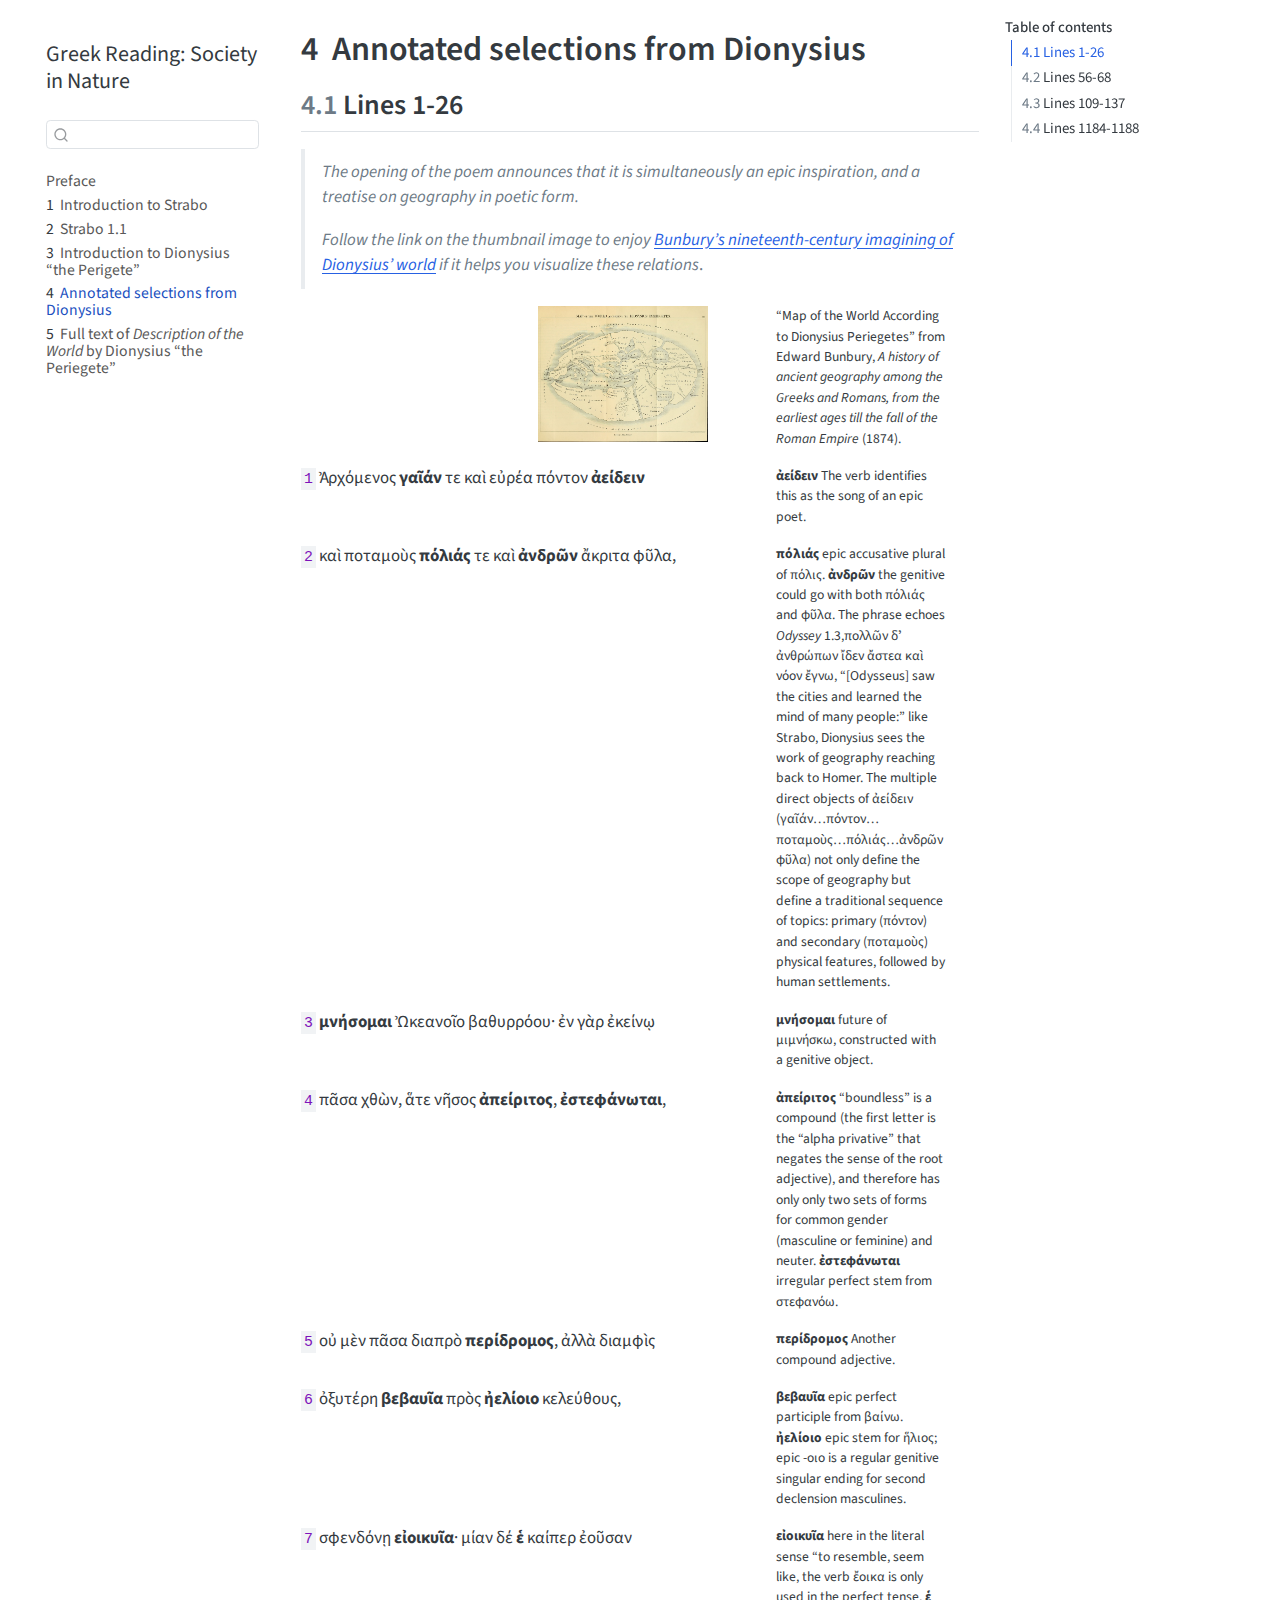
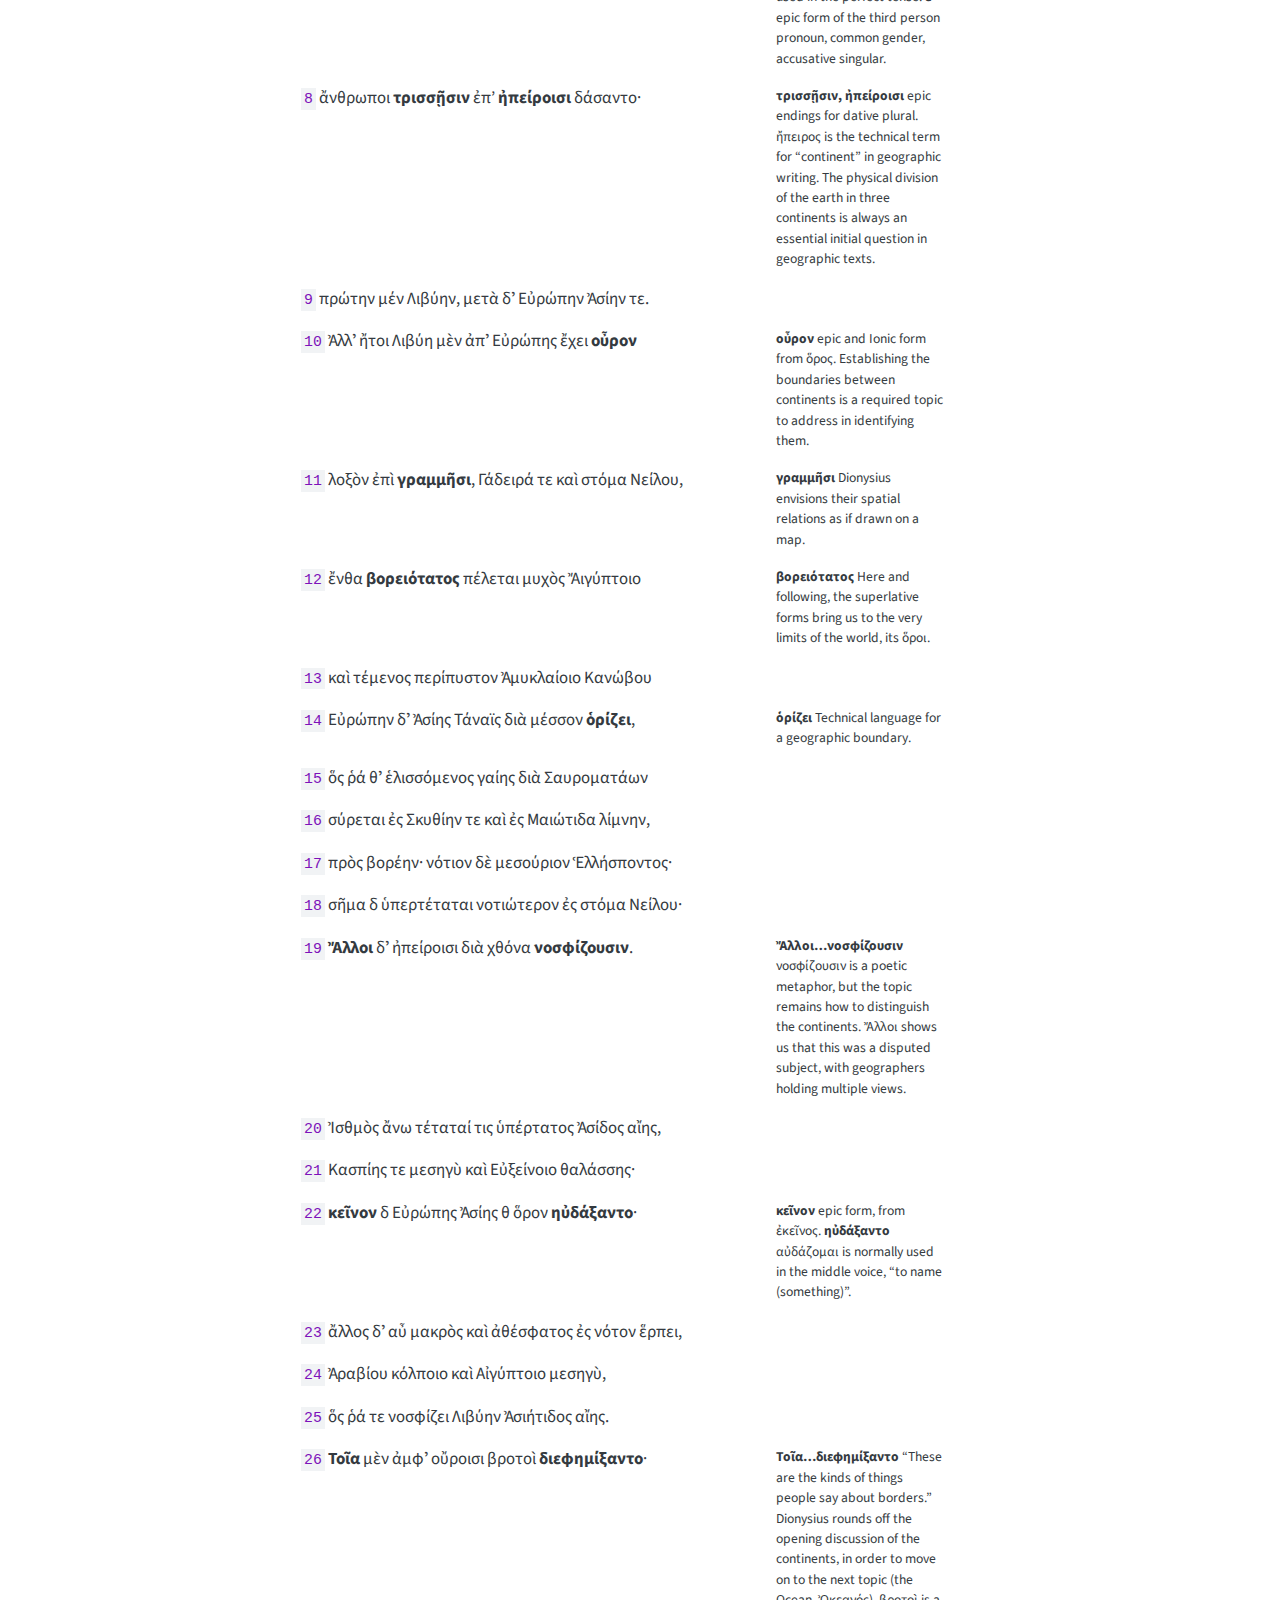
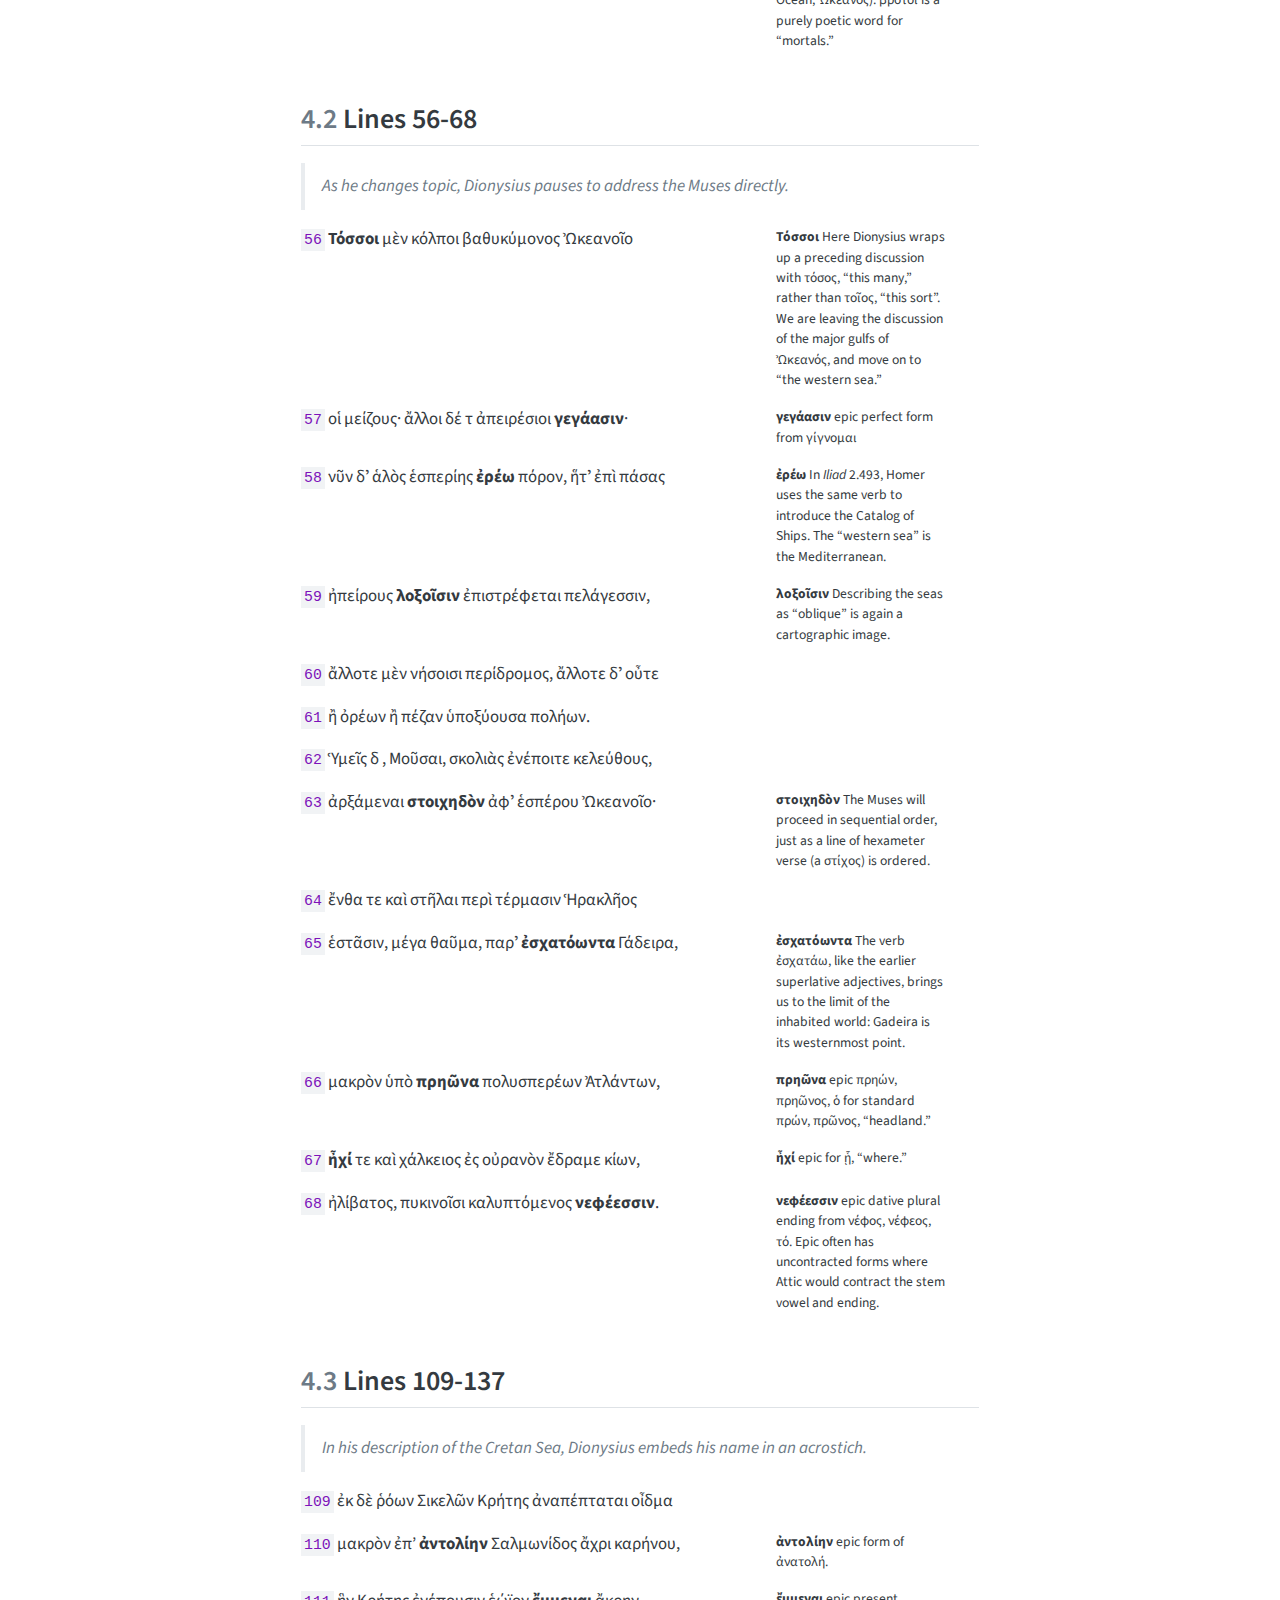
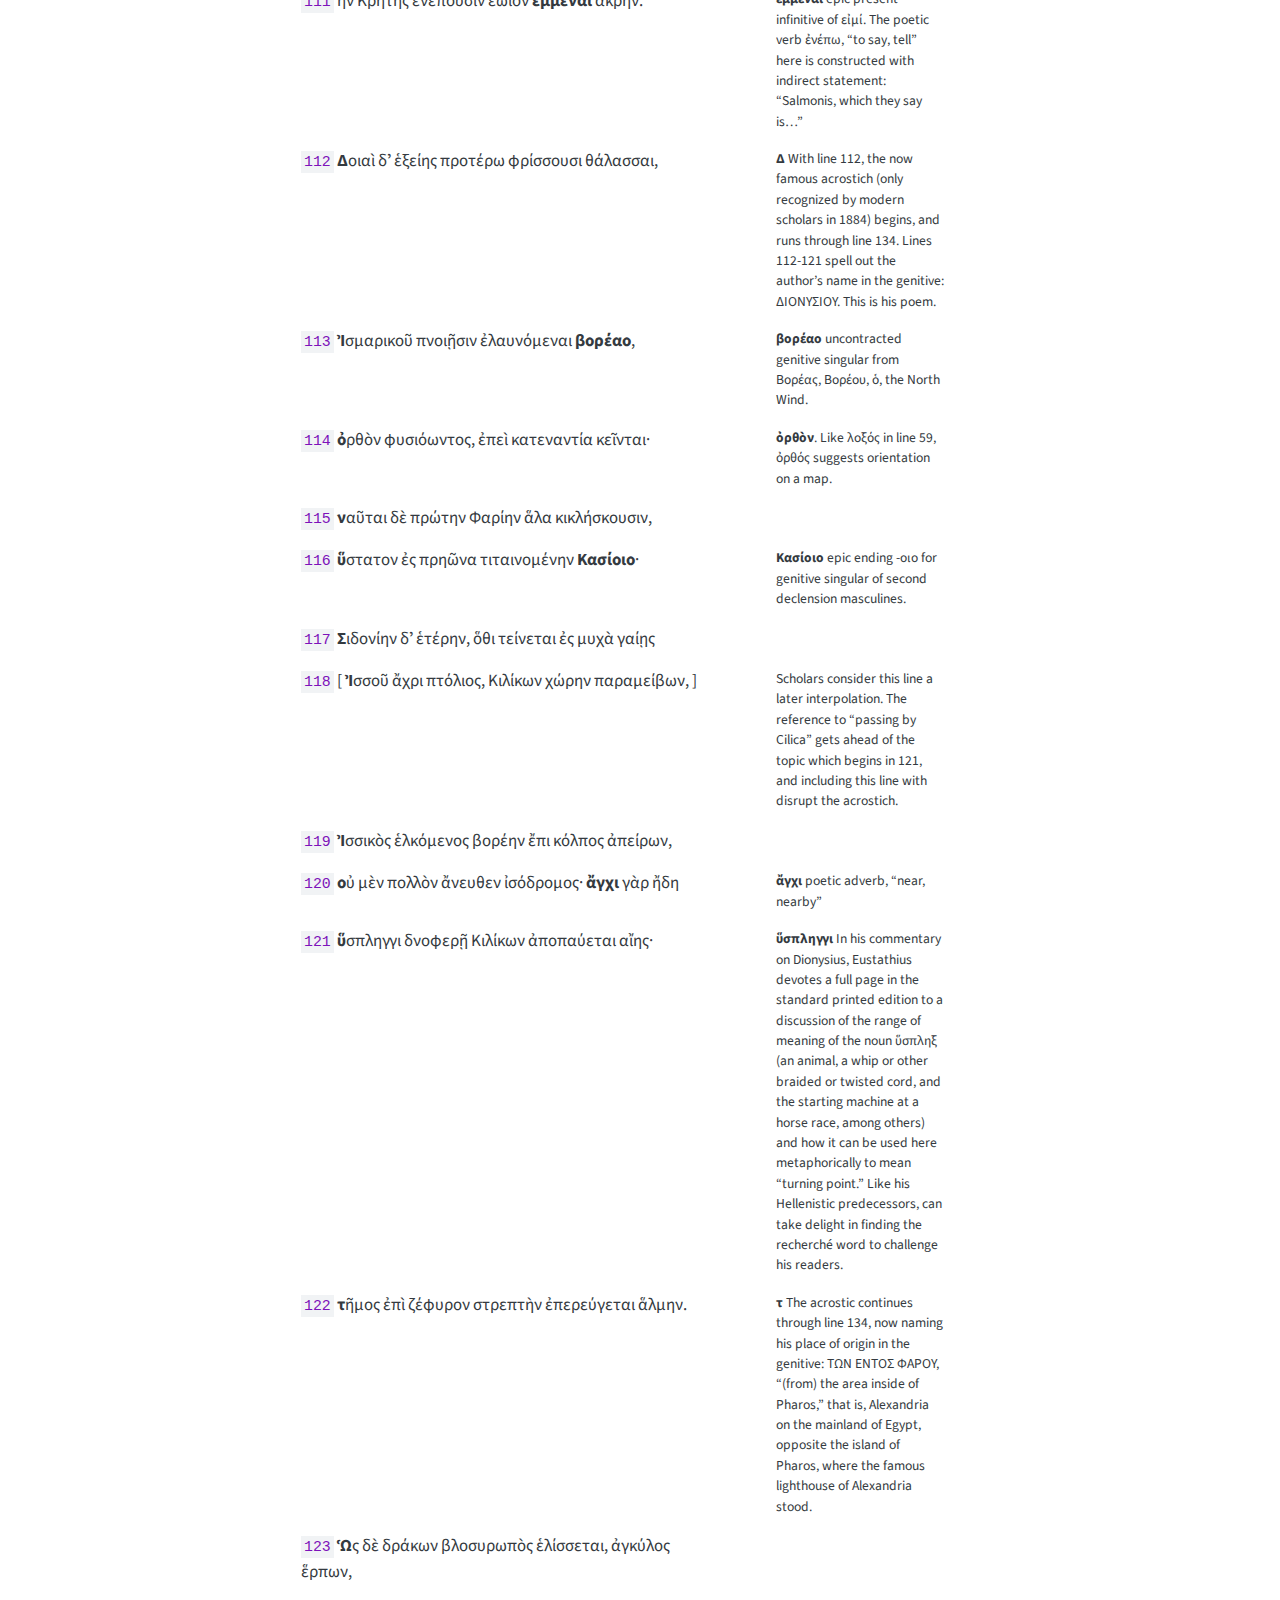
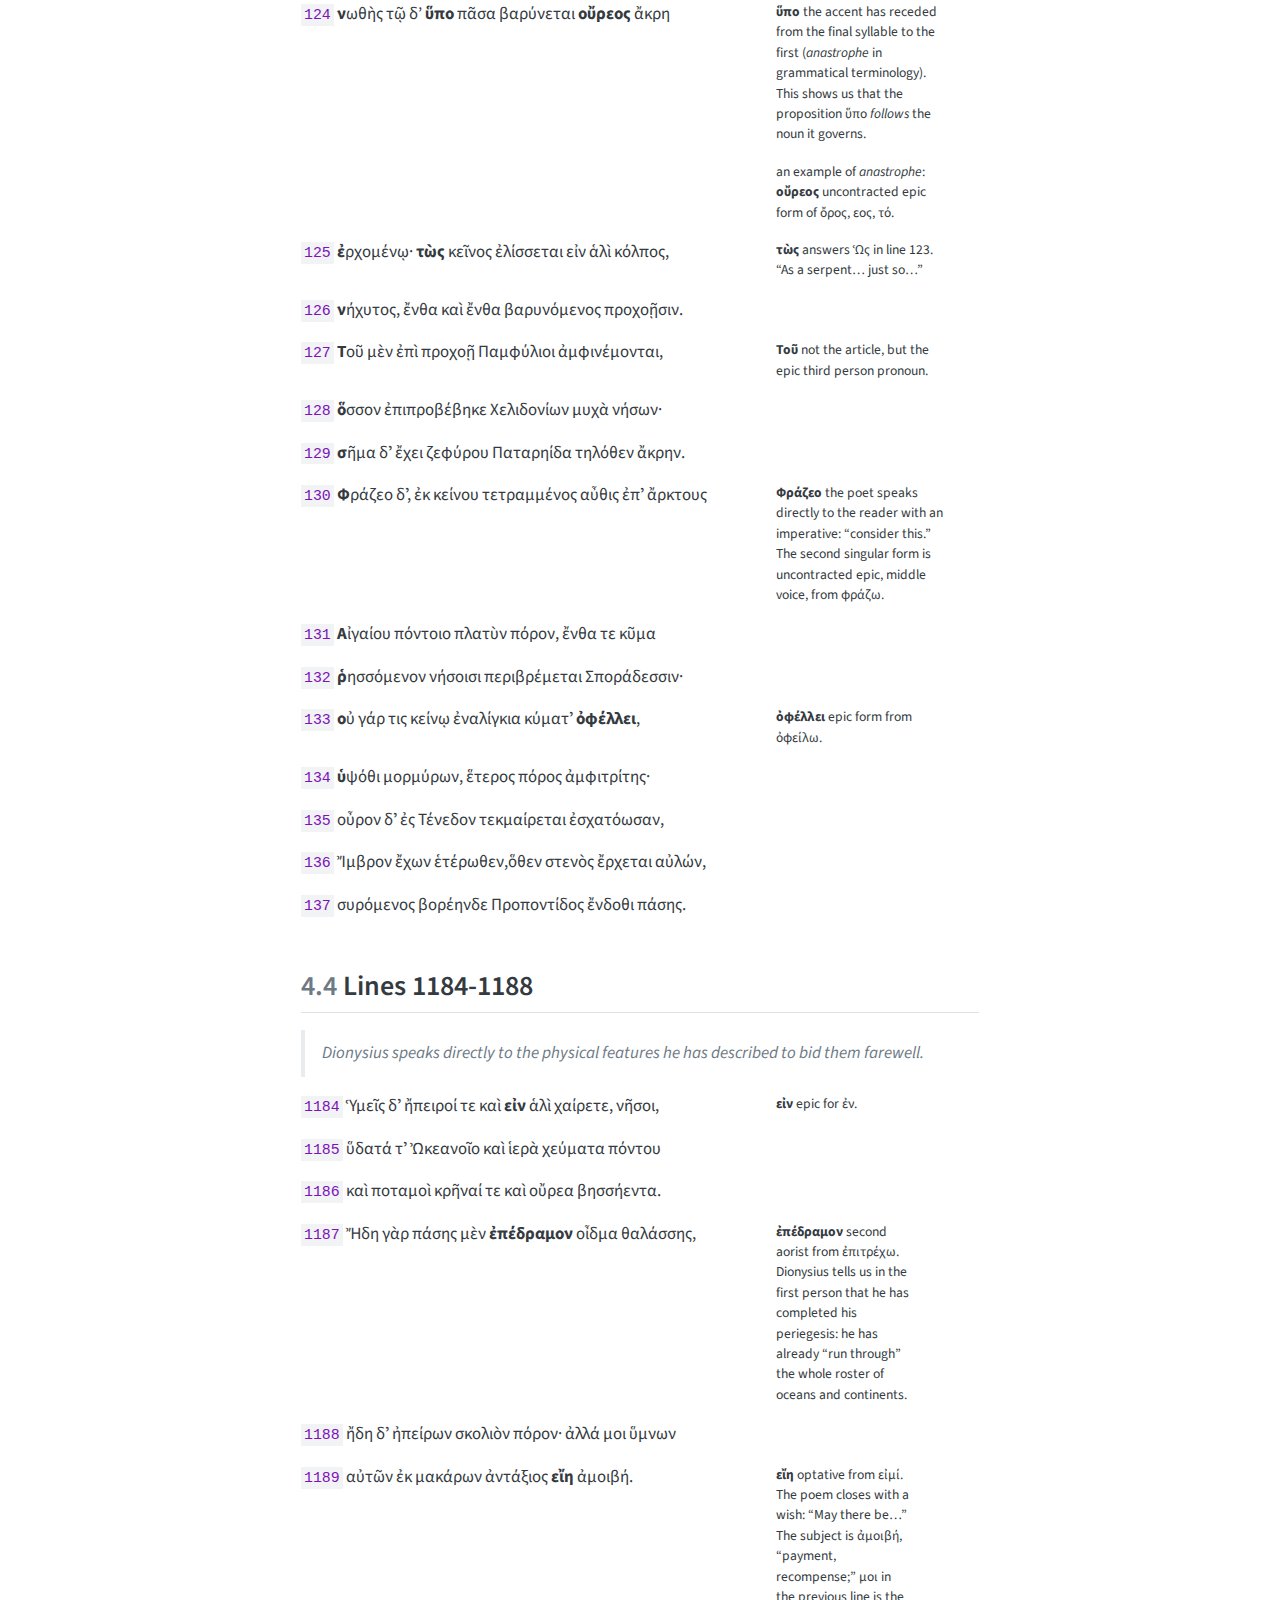
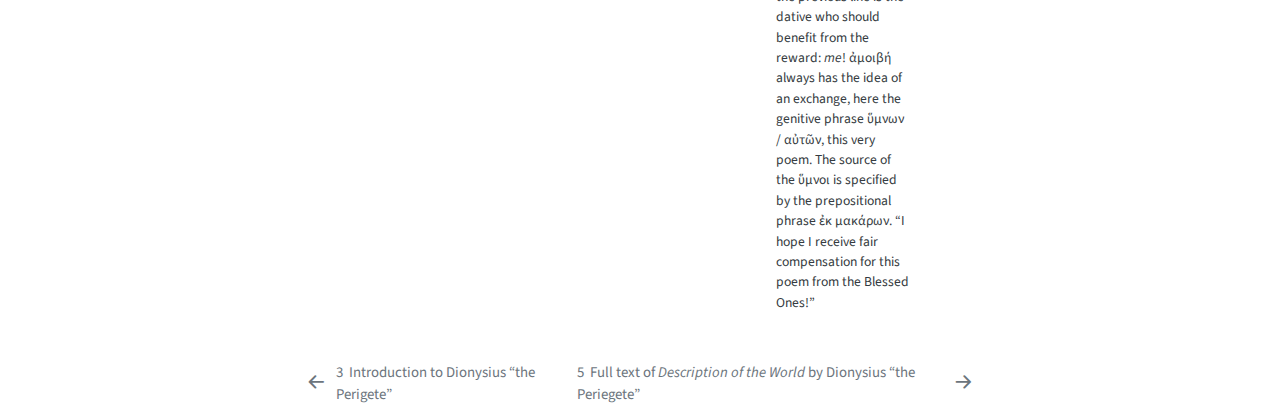
<file: dp-selection.html>
<!DOCTYPE html>
<html xmlns="http://www.w3.org/1999/xhtml" lang="en" xml:lang="en"><head>

<meta charset="utf-8">
<meta name="generator" content="quarto-1.8.24">

<meta name="viewport" content="width=device-width, initial-scale=1.0, user-scalable=yes">


<title>4&nbsp; Annotated selections from Dionysius – Greek Reading: Society in Nature</title>
<style>
code{white-space: pre-wrap;}
span.smallcaps{font-variant: small-caps;}
div.columns{display: flex; gap: min(4vw, 1.5em);}
div.column{flex: auto; overflow-x: auto;}
div.hanging-indent{margin-left: 1.5em; text-indent: -1.5em;}
ul.task-list{list-style: none;}
ul.task-list li input[type="checkbox"] {
  width: 0.8em;
  margin: 0 0.8em 0.2em -1em; /* quarto-specific, see https://github.com/quarto-dev/quarto-cli/issues/4556 */ 
  vertical-align: middle;
}
</style>


<script src="site_libs/quarto-nav/quarto-nav.js"></script>
<script src="site_libs/quarto-nav/headroom.min.js"></script>
<script src="site_libs/clipboard/clipboard.min.js"></script>
<script src="site_libs/quarto-search/autocomplete.umd.js"></script>
<script src="site_libs/quarto-search/fuse.min.js"></script>
<script src="site_libs/quarto-search/quarto-search.js"></script>
<meta name="quarto:offset" content="./">
<link href="./dp-all-text.html" rel="next">
<link href="./dp-intro.html" rel="prev">
<script src="site_libs/quarto-html/quarto.js" type="module"></script>
<script src="site_libs/quarto-html/tabsets/tabsets.js" type="module"></script>
<script src="site_libs/quarto-html/axe/axe-check.js" type="module"></script>
<script src="site_libs/quarto-html/popper.min.js"></script>
<script src="site_libs/quarto-html/tippy.umd.min.js"></script>
<script src="site_libs/quarto-html/anchor.min.js"></script>
<link href="site_libs/quarto-html/tippy.css" rel="stylesheet">
<link href="site_libs/quarto-html/quarto-syntax-highlighting-dc55a5b9e770e841cd82e46aadbfb9b0.css" rel="stylesheet" id="quarto-text-highlighting-styles">
<script src="site_libs/bootstrap/bootstrap.min.js"></script>
<link href="site_libs/bootstrap/bootstrap-icons.css" rel="stylesheet">
<link href="site_libs/bootstrap/bootstrap-27c261d06b905028a18691de25d09dde.min.css" rel="stylesheet" append-hash="true" id="quarto-bootstrap" data-mode="light">
<script id="quarto-search-options" type="application/json">{
  "location": "sidebar",
  "copy-button": false,
  "collapse-after": 3,
  "panel-placement": "start",
  "type": "textbox",
  "limit": 50,
  "keyboard-shortcut": [
    "f",
    "/",
    "s"
  ],
  "show-item-context": false,
  "language": {
    "search-no-results-text": "No results",
    "search-matching-documents-text": "matching documents",
    "search-copy-link-title": "Copy link to search",
    "search-hide-matches-text": "Hide additional matches",
    "search-more-match-text": "more match in this document",
    "search-more-matches-text": "more matches in this document",
    "search-clear-button-title": "Clear",
    "search-text-placeholder": "",
    "search-detached-cancel-button-title": "Cancel",
    "search-submit-button-title": "Submit",
    "search-label": "Search"
  }
}</script>


<link rel="stylesheet" href="styles.css">
</head>

<body class="nav-sidebar floating quarto-light">

<div id="quarto-search-results"></div>
  <header id="quarto-header" class="headroom fixed-top">
  <nav class="quarto-secondary-nav">
    <div class="container-fluid d-flex">
      <button type="button" class="quarto-btn-toggle btn" data-bs-toggle="collapse" role="button" data-bs-target=".quarto-sidebar-collapse-item" aria-controls="quarto-sidebar" aria-expanded="false" aria-label="Toggle sidebar navigation" onclick="if (window.quartoToggleHeadroom) { window.quartoToggleHeadroom(); }">
        <i class="bi bi-layout-text-sidebar-reverse"></i>
      </button>
        <nav class="quarto-page-breadcrumbs" aria-label="breadcrumb"><ol class="breadcrumb"><li class="breadcrumb-item"><a href="./dp-selection.html"><span class="chapter-number">4</span>&nbsp; <span class="chapter-title">Annotated selections from Dionysius</span></a></li></ol></nav>
        <a class="flex-grow-1" role="navigation" data-bs-toggle="collapse" data-bs-target=".quarto-sidebar-collapse-item" aria-controls="quarto-sidebar" aria-expanded="false" aria-label="Toggle sidebar navigation" onclick="if (window.quartoToggleHeadroom) { window.quartoToggleHeadroom(); }">      
        </a>
      <button type="button" class="btn quarto-search-button" aria-label="Search" onclick="window.quartoOpenSearch();">
        <i class="bi bi-search"></i>
      </button>
    </div>
  </nav>
</header>
<!-- content -->
<div id="quarto-content" class="quarto-container page-columns page-rows-contents page-layout-article">
<!-- sidebar -->
  <nav id="quarto-sidebar" class="sidebar collapse collapse-horizontal quarto-sidebar-collapse-item sidebar-navigation floating overflow-auto">
    <div class="pt-lg-2 mt-2 text-left sidebar-header sidebar-header-stacked">
      <a href="./index.html" class="sidebar-logo-link">
      </a>
    <div class="sidebar-title mb-0 py-0">
      <a href="./">Greek Reading: Society in Nature</a> 
    </div>
      </div>
        <div class="mt-2 flex-shrink-0 align-items-center">
        <div class="sidebar-search">
        <div id="quarto-search" class="" title="Search"></div>
        </div>
        </div>
    <div class="sidebar-menu-container"> 
    <ul class="list-unstyled mt-1">
        <li class="sidebar-item">
  <div class="sidebar-item-container"> 
  <a href="./index.html" class="sidebar-item-text sidebar-link">
 <span class="menu-text">Preface</span></a>
  </div>
</li>
        <li class="sidebar-item">
  <div class="sidebar-item-container"> 
  <a href="./strabo-intro.html" class="sidebar-item-text sidebar-link">
 <span class="menu-text"><span class="chapter-number">1</span>&nbsp; <span class="chapter-title">Introduction to Strabo</span></span></a>
  </div>
</li>
        <li class="sidebar-item">
  <div class="sidebar-item-container"> 
  <a href="./strabo-selection1.html" class="sidebar-item-text sidebar-link">
 <span class="menu-text"><span class="chapter-number">2</span>&nbsp; <span class="chapter-title">Strabo 1.1</span></span></a>
  </div>
</li>
        <li class="sidebar-item">
  <div class="sidebar-item-container"> 
  <a href="./dp-intro.html" class="sidebar-item-text sidebar-link">
 <span class="menu-text"><span class="chapter-number">3</span>&nbsp; <span class="chapter-title">Introduction to Dionysius “the Perigete”</span></span></a>
  </div>
</li>
        <li class="sidebar-item">
  <div class="sidebar-item-container"> 
  <a href="./dp-selection.html" class="sidebar-item-text sidebar-link active">
 <span class="menu-text"><span class="chapter-number">4</span>&nbsp; <span class="chapter-title">Annotated selections from Dionysius</span></span></a>
  </div>
</li>
        <li class="sidebar-item">
  <div class="sidebar-item-container"> 
  <a href="./dp-all-text.html" class="sidebar-item-text sidebar-link">
 <span class="menu-text"><span class="chapter-number">5</span>&nbsp; <span class="chapter-title">Full text of <em>Description of the World</em> by Dionysius “the Periegete”</span></span></a>
  </div>
</li>
    </ul>
    </div>
</nav>
<div id="quarto-sidebar-glass" class="quarto-sidebar-collapse-item" data-bs-toggle="collapse" data-bs-target=".quarto-sidebar-collapse-item"></div>
<!-- margin-sidebar -->
    <div id="quarto-margin-sidebar" class="sidebar margin-sidebar">
        <nav id="TOC" role="doc-toc" class="toc-active">
    <h2 id="toc-title">Table of contents</h2>
   
  <ul>
  <li><a href="#lines-1-26" id="toc-lines-1-26" class="nav-link active" data-scroll-target="#lines-1-26"><span class="header-section-number">4.1</span> Lines 1-26</a></li>
  <li><a href="#lines-56-68" id="toc-lines-56-68" class="nav-link" data-scroll-target="#lines-56-68"><span class="header-section-number">4.2</span> Lines 56-68</a></li>
  <li><a href="#lines-109-137" id="toc-lines-109-137" class="nav-link" data-scroll-target="#lines-109-137"><span class="header-section-number">4.3</span> Lines 109-137</a></li>
  <li><a href="#lines-1184-1188" id="toc-lines-1184-1188" class="nav-link" data-scroll-target="#lines-1184-1188"><span class="header-section-number">4.4</span> Lines 1184-1188</a></li>
  </ul>
</nav>
    </div>
<!-- main -->
<main class="content" id="quarto-document-content">

<header id="title-block-header" class="quarto-title-block default">
<div class="quarto-title">
<h1 class="title"><span class="chapter-number">4</span>&nbsp; <span class="chapter-title">Annotated selections from Dionysius</span></h1>
</div>



<div class="quarto-title-meta">

    
  
    
  </div>
  


</header>


<section id="lines-1-26" class="level2" data-number="4.1">
<h2 data-number="4.1" class="anchored" data-anchor-id="lines-1-26"><span class="header-section-number">4.1</span> Lines 1-26</h2>
<blockquote class="blockquote">
<p><em>The opening of the poem announces that it is simultaneously an epic inspiration, and a treatise on geography in poetic form.</em></p>
<p><em>Follow the link on the thumbnail image to enjoy <a href="https://upload.wikimedia.org/wikipedia/commons/a/a9/Bunbury_Vol_2_Map_07_Dionysius_Periegetes_p_490.jpg">Bunbury’s nineteenth-century imagining of Dionysius’ world</a> if it helps you visualize these relations</em>.</p>
</blockquote>
<div class="columns">
<div class="column" style="width:35%;">

</div><div class="column" style="width:25%;">
<p><a href="https://upload.wikimedia.org/wikipedia/commons/a/a9/Bunbury_Vol_2_Map_07_Dionysius_Periegetes_p_490.jpg"><img src="./imgs/Bunbury_Vol_2_Map_07_Dionysius_Periegetes_p_490.jpg" class="img-fluid"></a></p>
</div><div class="column" style="width:10%;">

</div><div class="column sidenote" style="width:25%;">
<p>“Map of the World According to Dionysius Periegetes” from Edward Bunbury, <em>A history of ancient geography among the Greeks and Romans, from the earliest ages till the fall of the Roman Empire</em> (1874).</p>
</div>
</div>
<div class="columns">
<div class="column" style="width:60%;">
<p><code>1</code> Ἀρχόμενος <strong>γαῖάν</strong> τε καὶ εὐρέα πόντον <strong>ἀείδειν</strong></p>
</div><div class="column" style="width:10%;">

</div><div class="column sidenote" style="width:25%;">
<p><strong>ἀείδειν</strong> The verb identifies this as the song of an epic poet.</p>
</div>
</div>
<div class="columns">
<div class="column" style="width:60%;">
<p><code>2</code> καὶ ποταμοὺς <strong>πόλιάς</strong> τε καὶ <strong>ἀνδρῶν</strong> ἄκριτα φῦλα,</p>
</div><div class="column" style="width:10%;">

</div><div class="column sidenote" style="width:25%;">
<p><strong>πόλιάς</strong> epic accusative plural of πόλις. <strong>ἀνδρῶν</strong> the genitive could go with both πόλιάς and φῦλα. The phrase echoes <em>Odyssey</em> 1.3,πολλῶν δʼ ἀνθρώπων ἴδεν ἄστεα καὶ νόον ἔγνω, “[Odysseus] saw the cities and learned the mind of many people:” like Strabo, Dionysius sees the work of geography reaching back to Homer. The multiple direct objects of ἀείδειν (γαῖάν…πόντον…ποταμοὺς…πόλιάς…ἀνδρῶν φῦλα) not only define the scope of geography but define a traditional sequence of topics: primary (πόντον) and secondary (ποταμοὺς) physical features, followed by human settlements.</p>
</div>
</div>
<div class="columns">
<div class="column" style="width:60%;">
<p><code>3</code> <strong>μνήσομαι</strong> Ὠκεανοῖο βαθυρρόου· ἐν γὰρ ἐκείνῳ</p>
</div><div class="column" style="width:10%;">

</div><div class="column sidenote" style="width:25%;">
<p><strong>μνήσομαι</strong> future of μιμνήσκω, constructed with a genitive object.</p>
</div>
</div>
<div class="columns">
<div class="column" style="width:60%;">
<p><code>4</code> πᾶσα χθὼν, ἅτε νῆσος <strong>ἀπείριτος</strong>, <strong>ἐστεφάνωται</strong>,</p>
</div><div class="column" style="width:10%;">

</div><div class="column sidenote" style="width:25%;">
<p><strong>ἀπείριτος</strong> “boundless” is a compound (the first letter is the “alpha privative” that negates the sense of the root adjective), and therefore has only only two sets of forms for common gender (masculine or feminine) and neuter. <strong>ἐστεφάνωται</strong> irregular perfect stem from στεφανόω.</p>
</div>
</div>
<div class="columns">
<div class="column" style="width:60%;">
<p><code>5</code> οὐ μὲν πᾶσα διαπρὸ <strong>περίδρομος</strong>, ἀλλὰ διαμφὶς</p>
</div><div class="column" style="width:10%;">

</div><div class="column sidenote" style="width:25%;">
<p><strong>περίδρομος</strong> Another compound adjective.</p>
</div>
</div>
<div class="columns">
<div class="column" style="width:60%;">
<p><code>6</code> ὀξυτέρη <strong>βεβαυῖα</strong> πρὸς <strong>ἠελίοιο</strong> κελεύθους,</p>
</div><div class="column" style="width:10%;">

</div><div class="column sidenote" style="width:25%;">
<p><strong>βεβαυῖα</strong> epic perfect participle from βαίνω. <strong>ἠελίοιο</strong> epic stem for ἥλιος; epic -οιο is a regular genitive singular ending for second declension masculines.</p>
</div>
</div>
<div class="columns">
<div class="column" style="width:60%;">
<p><code>7</code> σφενδόνῃ <strong>εἰοικυῖα</strong>· μίαν δέ <strong>ἑ</strong> καίπερ ἐοῦσαν</p>
</div><div class="column" style="width:10%;">

</div><div class="column sidenote" style="width:25%;">
<p><strong>εἰοικυῖα</strong> here in the literal sense “to resemble, seem like, the verb ἔοικα is only used in the perfect tense. <strong>ἑ</strong> epic form of the third person pronoun, common gender, accusative singular.</p>
</div>
</div>
<div class="columns">
<div class="column" style="width:60%;">
<p><code>8</code> ἄνθρωποι <strong>τρισσῇσιν</strong> ἐπ’ <strong>ἠπείροισι</strong> δάσαντο·</p>
</div><div class="column" style="width:10%;">

</div><div class="column sidenote" style="width:25%;">
<p><strong>τρισσῇσιν, ἠπείροισι</strong> epic endings for dative plural. ἤπειρος is the technical term for “continent” in geographic writing. The physical division of the earth in three continents is always an essential initial question in geographic texts.</p>
</div>
</div>
<div class="columns">
<div class="column" style="width:60%;">
<p><code>9</code> πρώτην μέν Λιβύην, μετὰ δʼ Εὐρώπην Ἀσίην τε.</p>
</div><div class="column" style="width:10%;">

</div><div class="column sidenote" style="width:25%;">

</div>
</div>
<div class="columns">
<div class="column" style="width:60%;">
<p><code>10</code> Ἀλλʼ ἤτοι Λιβύη μὲν ἀπʼ Εὐρώπης ἔχει <strong>οὖρον</strong></p>
</div><div class="column" style="width:10%;">

</div><div class="column sidenote" style="width:25%;">
<p><strong>οὖρον</strong> epic and Ionic form from ὅρος. Establishing the boundaries between continents is a required topic to address in identifying them.</p>
</div>
</div>
<div class="columns">
<div class="column" style="width:60%;">
<p><code>11</code> λοξὸν ἐπὶ <strong>γραμμῆσι</strong>, Γάδειρά τε καὶ στόμα Νείλου,</p>
</div><div class="column" style="width:10%;">

</div><div class="column sidenote" style="width:25%;">
<p><strong>γραμμῆσι</strong> Dionysius envisions their spatial relations as if drawn on a map.</p>
</div>
</div>
<div class="columns">
<div class="column" style="width:60%;">
<p><code>12</code> ἔνθα <strong>βορειότατος</strong> πέλεται μυχὸς Ἄιγύπτοιο</p>
</div><div class="column" style="width:10%;">

</div><div class="column sidenote" style="width:25%;">
<p><strong>βορειότατος</strong> Here and following, the superlative forms bring us to the very limits of the world, its ὅροι.</p>
</div>
</div>
<div class="columns">
<div class="column" style="width:60%;">
<p><code>13</code> καὶ τέμενος περίπυστον Ἀμυκλαίοιο Κανώβου</p>
</div><div class="column" style="width:10%;">

</div><div class="column sidenote" style="width:25%;">

</div>
</div>
<div class="columns">
<div class="column" style="width:60%;">
<p><code>14</code> Εὐρώπην δʼ Ἀσίης Τάναϊς διὰ μέσσον <strong>ὁρίζει</strong>,</p>
</div><div class="column" style="width:10%;">

</div><div class="column sidenote" style="width:25%;">
<p><strong>ὁρίζει</strong> Technical language for a geographic boundary.</p>
</div>
</div>
<div class="columns">
<div class="column" style="width:60%;">
<p><code>15</code> ὅς ῥά θʼ ἑλισσόμενος γαίης διὰ Σαυροματάων</p>
</div><div class="column" style="width:10%;">

</div><div class="column sidenote" style="width:25%;">

</div>
</div>
<div class="columns">
<div class="column" style="width:60%;">
<p><code>16</code> σύρεται ἐς Σκυθίην τε καὶ ἐς Μαιώτιδα λίμνην,</p>
</div><div class="column" style="width:10%;">

</div><div class="column sidenote" style="width:25%;">

</div>
</div>
<div class="columns">
<div class="column" style="width:60%;">
<p><code>17</code> πρὸς βορέην· νότιον δὲ μεσούριον Ἑλλήσποντος·</p>
</div><div class="column" style="width:10%;">

</div><div class="column sidenote" style="width:25%;">

</div>
</div>
<div class="columns">
<div class="column" style="width:60%;">
<p><code>18</code> σῆμα δ ὑπερτέταται νοτιώτερον ἐς στόμα Νείλου·</p>
</div><div class="column" style="width:10%;">

</div><div class="column sidenote" style="width:25%;">

</div>
</div>
<div class="columns">
<div class="column" style="width:60%;">
<p><code>19</code> <strong>Ἄλλοι</strong> δʼ ἠπείροισι διὰ χθόνα <strong>νοσφίζουσιν</strong>.</p>
</div><div class="column" style="width:10%;">

</div><div class="column sidenote" style="width:25%;">
<p><strong>Ἄλλοι…νοσφίζουσιν</strong> νοσφίζουσιν is a poetic metaphor, but the topic remains how to distinguish the continents. Ἄλλοι shows us that this was a disputed subject, with geographers holding multiple views.</p>
</div>
</div>
<div class="columns">
<div class="column" style="width:60%;">
<p><code>20</code> Ἰσθμὸς ἄνω τέταταί τις ὑπέρτατος Ἀσίδος αἴης,</p>
</div><div class="column" style="width:10%;">

</div><div class="column sidenote" style="width:25%;">

</div>
</div>
<div class="columns">
<div class="column" style="width:60%;">
<p><code>21</code> Κασπίης τε μεσηγὺ καὶ Εὐξείνοιο θαλάσσης·</p>
</div><div class="column" style="width:10%;">

</div><div class="column sidenote" style="width:25%;">

</div>
</div>
<div class="columns">
<div class="column" style="width:60%;">
<p><code>22</code> <strong>κεῖνον</strong> δ Εὐρώπης Ἀσίης θ ὅρον <strong>ηὐδάξαντο</strong>·</p>
</div><div class="column" style="width:10%;">

</div><div class="column sidenote" style="width:25%;">
<p><strong>κεῖνον</strong> epic form, from ἐκεῖνος. <strong>ηὐδάξαντο</strong> αὐδάζομαι is normally used in the middle voice, “to name (something)”.</p>
</div>
</div>
<div class="columns">
<div class="column" style="width:60%;">
<p><code>23</code> ἄλλος δʼ αὖ μακρὸς καὶ ἀθέσφατος ἐς νότον ἕρπει,</p>
</div><div class="column" style="width:10%;">

</div><div class="column sidenote" style="width:25%;">

</div>
</div>
<div class="columns">
<div class="column" style="width:60%;">
<p><code>24</code> Ἀραβίου κόλποιο καὶ Αἰγύπτοιο μεσηγὺ,</p>
</div><div class="column" style="width:10%;">

</div><div class="column sidenote" style="width:25%;">

</div>
</div>
<div class="columns">
<div class="column" style="width:60%;">
<p><code>25</code> ὅς ῥά τε νοσφίζει Λιβύην Ἀσιήτιδος αἴης.</p>
</div><div class="column" style="width:10%;">

</div><div class="column sidenote" style="width:25%;">

</div>
</div>
<div class="columns">
<div class="column" style="width:60%;">
<p><code>26</code> <strong>Τοῖα</strong> μὲν ἀμφʼ οὔροισι βροτοὶ <strong>διεφημίξαντο</strong>·</p>
</div><div class="column" style="width:10%;">

</div><div class="column sidenote" style="width:25%;">
<p><strong>Τοῖα…διεφημίξαντο</strong> “These are the kinds of things people say about borders.” Dionysius rounds off the opening discussion of the continents, in order to move on to the next topic (the Ocean, Ὠκεανός). βροτοὶ is a purely poetic word for “mortals.”</p>
</div>
</div>
</section>
<section id="lines-56-68" class="level2" data-number="4.2">
<h2 data-number="4.2" class="anchored" data-anchor-id="lines-56-68"><span class="header-section-number">4.2</span> Lines 56-68</h2>
<blockquote class="blockquote">
<p><em>As he changes topic, Dionysius pauses to address the Muses directly.</em></p>
</blockquote>
<div class="columns">
<div class="column" style="width:60%;">
<p><code>56</code> <strong>Τόσσοι</strong> μὲν κόλποι βαθυκύμονος Ὠκεανοῖο</p>
</div><div class="column" style="width:10%;">

</div><div class="column sidenote" style="width:25%;">
<p><strong>Τόσσοι</strong> Here Dionysius wraps up a preceding discussion with τόσος, “this many,” rather than τοῖος, “this sort”. We are leaving the discussion of the major gulfs of Ὠκεανός, and move on to “the western sea.”</p>
</div>
</div>
<div class="columns">
<div class="column" style="width:60%;">
<p><code>57</code> οἱ μείζους· ἄλλοι δέ τ ἀπειρέσιοι <strong>γεγάασιν</strong>·</p>
</div><div class="column" style="width:10%;">

</div><div class="column sidenote" style="width:25%;">
<p><strong>γεγάασιν</strong> epic perfect form from γίγνομαι</p>
</div>
</div>
<div class="columns">
<div class="column" style="width:60%;">
<p><code>58</code> νῦν δʼ ἁλὸς ἑσπερίης <strong>ἐρέω</strong> πόρον, ἥτʼ ἐπὶ πάσας</p>
</div><div class="column" style="width:10%;">

</div><div class="column sidenote" style="width:25%;">
<p><strong>ἐρέω</strong> In <em>Iliad</em> 2.493, Homer uses the same verb to introduce the Catalog of Ships. The “western sea” is the Mediterranean.</p>
</div>
</div>
<div class="columns">
<div class="column" style="width:60%;">
<p><code>59</code> ἠπείρους <strong>λοξοῖσιν</strong> ἐπιστρέφεται πελάγεσσιν,</p>
</div><div class="column" style="width:10%;">

</div><div class="column sidenote" style="width:25%;">
<p><strong>λοξοῖσιν</strong> Describing the seas as “oblique” is again a cartographic image.</p>
</div>
</div>
<div class="columns">
<div class="column" style="width:60%;">
<p><code>60</code> ἄλλοτε μὲν νήσοισι περίδρομος, ἄλλοτε δʼ οὖτε</p>
</div><div class="column" style="width:10%;">

</div><div class="column sidenote" style="width:25%;">

</div>
</div>
<div class="columns">
<div class="column" style="width:60%;">
<p><code>61</code> ἢ ὀρέων ἢ πέζαν ὑποξύουσα πολήων.</p>
</div><div class="column" style="width:10%;">

</div><div class="column sidenote" style="width:25%;">

</div>
</div>
<div class="columns">
<div class="column" style="width:60%;">
<p><code>62</code> Ὑμεῖς δ , Μοῦσαι, σκολιὰς ἐνέποιτε κελεύθους,</p>
</div><div class="column" style="width:10%;">

</div><div class="column sidenote" style="width:25%;">

</div>
</div>
<div class="columns">
<div class="column" style="width:60%;">
<p><code>63</code> ἀρξάμεναι <strong>στοιχηδὸν</strong> ἀφʼ ἑσπέρου Ὠκεανοῖο·</p>
</div><div class="column" style="width:10%;">

</div><div class="column sidenote" style="width:25%;">
<p><strong>στοιχηδὸν</strong> The Muses will proceed in sequential order, just as a line of hexameter verse (a στίχος) is ordered.</p>
</div>
</div>
<div class="columns">
<div class="column" style="width:60%;">
<p><code>64</code> ἔνθα τε καὶ στῆλαι περὶ τέρμασιν Ἡρακλῆος</p>
</div><div class="column" style="width:10%;">

</div><div class="column sidenote" style="width:25%;">

</div>
</div>
<div class="columns">
<div class="column" style="width:60%;">
<p><code>65</code> ἑστᾶσιν, μέγα θαῦμα, παρʼ <strong>ἐσχατόωντα</strong> Γάδειρα,</p>
</div><div class="column" style="width:10%;">

</div><div class="column sidenote" style="width:25%;">
<p><strong>ἐσχατόωντα</strong> The verb ἐσχατάω, like the earlier superlative adjectives, brings us to the limit of the inhabited world: Gadeira is its westernmost point.</p>
</div>
</div>
<div class="columns">
<div class="column" style="width:60%;">
<p><code>66</code> μακρὸν ὑπὸ <strong>πρηῶνα</strong> πολυσπερέων Ἀτλάντων,</p>
</div><div class="column" style="width:10%;">

</div><div class="column sidenote" style="width:25%;">
<p><strong>πρηῶνα</strong> epic πρηών, πρηῶνος, ὁ for standard πρών, πρῶνος, “headland.”</p>
</div>
</div>
<div class="columns">
<div class="column" style="width:60%;">
<p><code>67</code> <strong>ἦχί</strong> τε καὶ χάλκειος ἐς οὐρανὸν ἔδραμε κίων,</p>
</div><div class="column" style="width:10%;">

</div><div class="column sidenote" style="width:25%;">
<p><strong>ἦχί</strong> epic for ᾗ, “where.”</p>
</div>
</div>
<div class="columns">
<div class="column" style="width:60%;">
<p><code>68</code> ἠλίβατος, πυκινοῖσι καλυπτόμενος <strong>νεφέεσσιν</strong>.</p>
</div><div class="column" style="width:10%;">

</div><div class="column sidenote" style="width:25%;">
<p><strong>νεφέεσσιν</strong> epic dative plural ending from νέφος, νέφεος, τό. Epic often has uncontracted forms where Attic would contract the stem vowel and ending.</p>
</div>
</div>
</section>
<section id="lines-109-137" class="level2" data-number="4.3">
<h2 data-number="4.3" class="anchored" data-anchor-id="lines-109-137"><span class="header-section-number">4.3</span> Lines 109-137</h2>
<blockquote class="blockquote">
<p><em>In his description of the Cretan Sea, Dionysius embeds his name in an acrostich.</em></p>
</blockquote>
<div class="columns">
<div class="column" style="width:60%;">
<p><code>109</code> ἐκ δὲ ῥόων Σικελῶν Κρήτης ἀναπέπταται οἶδμα</p>
</div><div class="column" style="width:10%;">

</div><div class="column sidenote" style="width:25%;">

</div>
</div>
<div class="columns">
<div class="column" style="width:60%;">
<p><code>110</code> μακρὸν ἐπ’ <strong>ἀντολίην</strong> Σαλμωνίδος ἄχρι καρήνου,</p>
</div><div class="column" style="width:10%;">

</div><div class="column sidenote" style="width:25%;">
<p><strong>ἀντολίην</strong> epic form of ἀνατολή.</p>
</div>
</div>
<div class="columns">
<div class="column" style="width:60%;">
<p><code>111</code> ἣν Κρήτης ἐνέπουσιν ἑώϊον <strong>ἔμμεναι</strong> ἄκρην.</p>
</div><div class="column" style="width:10%;">

</div><div class="column sidenote" style="width:25%;">
<p><strong>ἔμμεναι</strong> epic present infinitive of εἰμί. The poetic verb ἐνέπω, “to say, tell” here is constructed with indirect statement: “Salmonis, which they say is…”</p>
</div>
</div>
<div class="columns">
<div class="column" style="width:60%;">
<p><code>112</code> <strong>Δ</strong>οιαὶ δʼ ἑξείης προτέρω φρίσσουσι θάλασσαι,</p>
</div><div class="column" style="width:10%;">

</div><div class="column sidenote" style="width:25%;">
<p><strong>Δ</strong> With line 112, the now famous acrostich (only recognized by modern scholars in 1884) begins, and runs through line 134. Lines 112-121 spell out the author’s name in the genitive: ΔΙΟΝΥΣΙΟΥ. This is his poem.</p>
</div>
</div>
<div class="columns">
<div class="column" style="width:60%;">
<p><code>113</code> <strong>Ἰ</strong>σμαρικοῦ πνοιῇσιν ἐλαυνόμεναι <strong>βορέαο</strong>,</p>
</div><div class="column" style="width:10%;">

</div><div class="column sidenote" style="width:25%;">
<p><strong>βορέαο</strong> uncontracted genitive singular from Βορέας, Βορέου, ὁ, the North Wind.</p>
</div>
</div>
<div class="columns">
<div class="column" style="width:60%;">
<p><code>114</code> <strong>ὀ</strong>ρθὸν φυσιόωντος, ἐπεὶ κατεναντία κεῖνται·</p>
</div><div class="column" style="width:10%;">

</div><div class="column sidenote" style="width:25%;">
<p><strong>ὀρθὸν</strong>. Like λοξός in line 59, ὀρθός suggests orientation on a map.</p>
</div>
</div>
<div class="columns">
<div class="column" style="width:60%;">
<p><code>115</code> <strong>ν</strong>αῦται δὲ πρώτην Φαρίην ἅλα κικλήσκουσιν,</p>
</div><div class="column" style="width:10%;">

</div><div class="column sidenote" style="width:25%;">

</div>
</div>
<div class="columns">
<div class="column" style="width:60%;">
<p><code>116</code> <strong>ὕ</strong>στατον ἐς πρηῶνα τιταινομένην <strong>Κασίοιο</strong>·</p>
</div><div class="column" style="width:10%;">

</div><div class="column sidenote" style="width:25%;">
<p><strong>Κασίοιο</strong> epic ending -οιο for genitive singular of second declension masculines.</p>
</div>
</div>
<div class="columns">
<div class="column" style="width:60%;">
<p><code>117</code> <strong>Σ</strong>ιδονίην δʼ ἑτέρην, ὅθι τείνεται ἐς μυχὰ γαίῃς</p>
</div><div class="column" style="width:10%;">

</div><div class="column sidenote" style="width:25%;">

</div>
</div>
<div class="columns">
<div class="column" style="width:60%;">
<p><code>118</code> [ <strong>Ἰ</strong>σσοῦ ἄχρι πτόλιος, Κιλίκων χώρην παραμείβων, ]</p>
</div><div class="column" style="width:10%;">

</div><div class="column sidenote" style="width:25%;">
<p>Scholars consider this line a later interpolation. The reference to “passing by Cilica” gets ahead of the topic which begins in 121, and including this line with disrupt the acrostich.</p>
</div>
</div>
<div class="columns">
<div class="column" style="width:60%;">
<p><code>119</code> <strong>Ἰ</strong>σσικὸς ἑλκόμενος βορέην ἔπι κόλπος ἀπείρων,</p>
</div><div class="column" style="width:10%;">

</div><div class="column sidenote" style="width:25%;">

</div>
</div>
<div class="columns">
<div class="column" style="width:60%;">
<p><code>120</code> <strong>ο</strong>ὐ μὲν πολλὸν ἄνευθεν ἰσόδρομος· <strong>ἄγχι</strong> γὰρ ἤδη</p>
</div><div class="column" style="width:10%;">

</div><div class="column sidenote" style="width:25%;">
<p><strong>ἄγχι</strong> poetic adverb, “near, nearby”</p>
</div>
</div>
<div class="columns">
<div class="column" style="width:60%;">
<p><code>121</code> <strong>ὕ</strong>σπληγγι δνοφερῇ Κιλίκων ἀποπαύεται αἴης·</p>
</div><div class="column" style="width:10%;">

</div><div class="column sidenote" style="width:25%;">
<p><strong>ὕσπληγγι</strong> In his commentary on Dionysius, Eustathius devotes a full page in the standard printed edition to a discussion of the range of meaning of the noun ὕσπληξ (an animal, a whip or other braided or twisted cord, and the starting machine at a horse race, among others) and how it can be used here metaphorically to mean “turning point.” Like his Hellenistic predecessors, can take delight in finding the recherché word to challenge his readers.</p>
</div>
</div>
<div class="columns">
<div class="column" style="width:60%;">
<p><code>122</code> <strong>τ</strong>ῆμος ἐπὶ ζέφυρον στρεπτὴν ἐπερεύγεται ἅλμην.</p>
</div><div class="column" style="width:10%;">

</div><div class="column sidenote" style="width:25%;">
<p><strong>τ</strong> The acrostic continues through line 134, now naming his place of origin in the genitive: ΤΩΝ ΕΝΤΟΣ ΦΑΡΟΥ, “(from) the area inside of Pharos,” that is, Alexandria on the mainland of Egypt, opposite the island of Pharos, where the famous lighthouse of Alexandria stood.</p>
</div>
</div>
<div class="columns">
<div class="column" style="width:60%;">
<p><code>123</code> <strong>Ὡ</strong>ς δὲ δράκων βλοσυρωπὸς ἑλίσσεται, ἀγκύλος ἕρπων,</p>
</div><div class="column" style="width:10%;">

</div><div class="column sidenote" style="width:25%;">

</div>
</div>
<div class="columns">
<div class="column" style="width:60%;">
<p><code>124</code> <strong>ν</strong>ωθὴς τῷ δ’ <strong>ὕπο</strong> πᾶσα βαρύνεται <strong>οὔρεος</strong> ἄκρη</p>
</div><div class="column" style="width:10%;">

</div><div class="column sidenote" style="width:25%;">
<p><strong>ὕπο</strong> the accent has receded from the final syllable to the first (<em>anastrophe</em> in grammatical terminology). This shows us that the proposition ὕπο <em>follows</em> the noun it governs.</p>
<p>an example of <em>anastrophe</em>: <strong>οὔρεος</strong> uncontracted epic form of ὄρος, εος, τό.</p>
</div>
</div>
<div class="columns">
<div class="column" style="width:60%;">
<p><code>125</code> <strong>ἐ</strong>ρχομένῳ· <strong>τὼς</strong> κεῖνος ἐλίσσεται εἰν ἁλὶ κόλπος,</p>
</div><div class="column" style="width:10%;">

</div><div class="column sidenote" style="width:25%;">
<p><strong>τὼς</strong> answers Ὡς in line 123. “As a serpent… just so…”</p>
</div>
</div>
<div class="columns">
<div class="column" style="width:60%;">
<p><code>126</code> <strong>ν</strong>ήχυτος, ἔνθα καὶ ἔνθα βαρυνόμενος προχοῇσιν.</p>
</div><div class="column" style="width:10%;">

</div><div class="column sidenote" style="width:25%;">

</div>
</div>
<div class="columns">
<div class="column" style="width:60%;">
<p><code>127</code> <strong>Τ</strong>οῦ μὲν ἐπὶ προχοῇ Παμφύλιοι ἀμφινέμονται,</p>
</div><div class="column" style="width:10%;">

</div><div class="column sidenote" style="width:25%;">
<p><strong>Τοῦ</strong> not the article, but the epic third person pronoun.</p>
</div>
</div>
<div class="columns">
<div class="column" style="width:60%;">
<p><code>128</code> <strong>ὅ</strong>σσον ἐπιπροβέβηκε Χελιδονίων μυχὰ νήσων·</p>
</div><div class="column" style="width:10%;">

</div><div class="column sidenote" style="width:25%;">

</div>
</div>
<div class="columns">
<div class="column" style="width:60%;">
<p><code>129</code> <strong>σ</strong>ῆμα δʼ ἔχει ζεφύρου Παταρηίδα τηλόθεν ἄκρην.</p>
</div><div class="column" style="width:10%;">

</div><div class="column sidenote" style="width:25%;">

</div>
</div>
<div class="columns">
<div class="column" style="width:60%;">
<p><code>130</code> <strong>Φ</strong>ράζεο δʼ, ἐκ κείνου τετραμμένος αὖθις ἐπʼ ἄρκτους</p>
</div><div class="column" style="width:10%;">

</div><div class="column sidenote" style="width:25%;">
<p><strong>Φράζεο</strong> the poet speaks directly to the reader with an imperative: “consider this.” The second singular form is uncontracted epic, middle voice, from φράζω.</p>
</div>
</div>
<div class="columns">
<div class="column" style="width:60%;">
<p><code>131</code> <strong>Α</strong>ἰγαίου πόντοιο πλατὺν πόρον, ἔνθα τε κῦμα</p>
</div><div class="column" style="width:10%;">

</div><div class="column sidenote" style="width:25%;">

</div>
</div>
<div class="columns">
<div class="column" style="width:60%;">
<p><code>132</code> <strong>ῥ</strong>ησσόμενον νήσοισι περιβρέμεται Σποράδεσσιν·</p>
</div><div class="column" style="width:10%;">

</div><div class="column sidenote" style="width:25%;">

</div>
</div>
<div class="columns">
<div class="column" style="width:60%;">
<p><code>133</code> <strong>ο</strong>ὐ γάρ τις κείνῳ ἐναλίγκια κύματʼ <strong>ὀφέλλει</strong>,</p>
</div><div class="column" style="width:10%;">

</div><div class="column sidenote" style="width:25%;">
<p><strong>ὀφέλλει</strong> epic form from ὀφείλω.</p>
</div>
</div>
<div class="columns">
<div class="column" style="width:60%;">
<p><code>134</code> <strong>ὑ</strong>ψόθι μορμύρων, ἕτερος πόρος ἀμφιτρίτης·</p>
</div><div class="column" style="width:10%;">

</div><div class="column sidenote" style="width:25%;">

</div>
</div>
<div class="columns">
<div class="column" style="width:60%;">
<p><code>135</code> οὖρον δʼ ἐς Τένεδον τεκμαίρεται ἐσχατόωσαν,</p>
</div><div class="column" style="width:10%;">

</div><div class="column sidenote" style="width:25%;">

</div>
</div>
<div class="columns">
<div class="column" style="width:60%;">
<p><code>136</code> Ἴμβρον ἔχων ἑτέρωθεν,ὅθεν στενὸς ἔρχεται αὐλών,</p>
</div><div class="column" style="width:10%;">

</div><div class="column sidenote" style="width:25%;">

</div>
</div>
<div class="columns">
<div class="column" style="width:60%;">
<p><code>137</code> συρόμενος βορέηνδε Προποντίδος ἔνδοθι πάσης.</p>
</div><div class="column" style="width:10%;">

</div><div class="column sidenote" style="width:25%;">

</div>
</div>
</section>
<section id="lines-1184-1188" class="level2" data-number="4.4">
<h2 data-number="4.4" class="anchored" data-anchor-id="lines-1184-1188"><span class="header-section-number">4.4</span> Lines 1184-1188</h2>
<blockquote class="blockquote">
<p><em>Dionysius speaks directly to the physical features he has described to bid them farewell.</em></p>
</blockquote>
<div class="columns">
<div class="column" style="width:60%;">
<p><code>1184</code> Ὑμεῖς δʼ ἤπειροί τε καὶ <strong>εἰν</strong> ἁλὶ χαίρετε, νῆσοι,</p>
</div><div class="column" style="width:10%;">

</div><div class="column sidenote" style="width:20%;">
<p><strong>εἰν</strong> epic for ἐν.</p>
</div>
</div>
<div class="columns">
<div class="column" style="width:60%;">
<p><code>1185</code> ὕδατά τʼ Ὠκεανοῖο καὶ ἱερὰ χεύματα πόντου</p>
</div><div class="column" style="width:10%;">

</div><div class="column sidenote" style="width:20%;">

</div>
</div>
<div class="columns">
<div class="column" style="width:60%;">
<p><code>1186</code> καὶ ποταμοὶ κρῆναί τε καὶ οὔρεα βησσήεντα.</p>
</div><div class="column" style="width:10%;">

</div><div class="column sidenote" style="width:20%;">

</div>
</div>
<div class="columns">
<div class="column" style="width:60%;">
<p><code>1187</code> Ἤδη γὰρ πάσης μὲν <strong>ἐπέδραμον</strong> οἶδμα θαλάσσης,</p>
</div><div class="column" style="width:10%;">

</div><div class="column sidenote" style="width:20%;">
<p><strong>ἐπέδραμον</strong> second aorist from ἐπιτρέχω. Dionysius tells us in the first person that he has completed his periegesis: he has already “run through” the whole roster of oceans and continents.</p>
</div>
</div>
<div class="columns">
<div class="column" style="width:60%;">
<p><code>1188</code> ἤδη δʼ ἠπείρων σκολιὸν πόρον· ἀλλά μοι ὕμνων</p>
</div><div class="column" style="width:10%;">

</div><div class="column sidenote" style="width:20%;">

</div>
</div>
<div class="columns">
<div class="column" style="width:60%;">
<p><code>1189</code> αὐτῶν ἐκ μακάρων ἀντάξιος <strong>εἴη</strong> ἀμοιβή.</p>
</div><div class="column" style="width:10%;">

</div><div class="column sidenote" style="width:20%;">
<p><strong>εἴη</strong> optative from εἰμί. The poem closes with a wish: “May there be…” The subject is ἀμοιβή, “payment, recompense;” μοι in the previous line is the dative who should benefit from the reward: <em>me</em>! ἀμοιβή always has the idea of an exchange, here the genitive phrase ὕμνων / αὐτῶν, this very poem. The source of the ὕμνοι is specified by the prepositional phrase ἐκ μακάρων. “I hope I receive fair compensation for this poem from the Blessed Ones!”</p>
</div>
</div>


</section>

</main> <!-- /main -->
<script id="quarto-html-after-body" type="application/javascript">
  window.document.addEventListener("DOMContentLoaded", function (event) {
    const icon = "";
    const anchorJS = new window.AnchorJS();
    anchorJS.options = {
      placement: 'right',
      icon: icon
    };
    anchorJS.add('.anchored');
    const isCodeAnnotation = (el) => {
      for (const clz of el.classList) {
        if (clz.startsWith('code-annotation-')) {                     
          return true;
        }
      }
      return false;
    }
    const onCopySuccess = function(e) {
      // button target
      const button = e.trigger;
      // don't keep focus
      button.blur();
      // flash "checked"
      button.classList.add('code-copy-button-checked');
      var currentTitle = button.getAttribute("title");
      button.setAttribute("title", "Copied!");
      let tooltip;
      if (window.bootstrap) {
        button.setAttribute("data-bs-toggle", "tooltip");
        button.setAttribute("data-bs-placement", "left");
        button.setAttribute("data-bs-title", "Copied!");
        tooltip = new bootstrap.Tooltip(button, 
          { trigger: "manual", 
            customClass: "code-copy-button-tooltip",
            offset: [0, -8]});
        tooltip.show();    
      }
      setTimeout(function() {
        if (tooltip) {
          tooltip.hide();
          button.removeAttribute("data-bs-title");
          button.removeAttribute("data-bs-toggle");
          button.removeAttribute("data-bs-placement");
        }
        button.setAttribute("title", currentTitle);
        button.classList.remove('code-copy-button-checked');
      }, 1000);
      // clear code selection
      e.clearSelection();
    }
    const getTextToCopy = function(trigger) {
      const outerScaffold = trigger.parentElement.cloneNode(true);
      const codeEl = outerScaffold.querySelector('code');
      for (const childEl of codeEl.children) {
        if (isCodeAnnotation(childEl)) {
          childEl.remove();
        }
      }
      return codeEl.innerText;
    }
    const clipboard = new window.ClipboardJS('.code-copy-button:not([data-in-quarto-modal])', {
      text: getTextToCopy
    });
    clipboard.on('success', onCopySuccess);
    if (window.document.getElementById('quarto-embedded-source-code-modal')) {
      const clipboardModal = new window.ClipboardJS('.code-copy-button[data-in-quarto-modal]', {
        text: getTextToCopy,
        container: window.document.getElementById('quarto-embedded-source-code-modal')
      });
      clipboardModal.on('success', onCopySuccess);
    }
      var localhostRegex = new RegExp(/^(?:http|https):\/\/localhost\:?[0-9]*\//);
      var mailtoRegex = new RegExp(/^mailto:/);
        var filterRegex = new RegExp('/' + window.location.host + '/');
      var isInternal = (href) => {
          return filterRegex.test(href) || localhostRegex.test(href) || mailtoRegex.test(href);
      }
      // Inspect non-navigation links and adorn them if external
     var links = window.document.querySelectorAll('a[href]:not(.nav-link):not(.navbar-brand):not(.toc-action):not(.sidebar-link):not(.sidebar-item-toggle):not(.pagination-link):not(.no-external):not([aria-hidden]):not(.dropdown-item):not(.quarto-navigation-tool):not(.about-link)');
      for (var i=0; i<links.length; i++) {
        const link = links[i];
        if (!isInternal(link.href)) {
          // undo the damage that might have been done by quarto-nav.js in the case of
          // links that we want to consider external
          if (link.dataset.originalHref !== undefined) {
            link.href = link.dataset.originalHref;
          }
        }
      }
    function tippyHover(el, contentFn, onTriggerFn, onUntriggerFn) {
      const config = {
        allowHTML: true,
        maxWidth: 500,
        delay: 100,
        arrow: false,
        appendTo: function(el) {
            return el.parentElement;
        },
        interactive: true,
        interactiveBorder: 10,
        theme: 'quarto',
        placement: 'bottom-start',
      };
      if (contentFn) {
        config.content = contentFn;
      }
      if (onTriggerFn) {
        config.onTrigger = onTriggerFn;
      }
      if (onUntriggerFn) {
        config.onUntrigger = onUntriggerFn;
      }
      window.tippy(el, config); 
    }
    const noterefs = window.document.querySelectorAll('a[role="doc-noteref"]');
    for (var i=0; i<noterefs.length; i++) {
      const ref = noterefs[i];
      tippyHover(ref, function() {
        // use id or data attribute instead here
        let href = ref.getAttribute('data-footnote-href') || ref.getAttribute('href');
        try { href = new URL(href).hash; } catch {}
        const id = href.replace(/^#\/?/, "");
        const note = window.document.getElementById(id);
        if (note) {
          return note.innerHTML;
        } else {
          return "";
        }
      });
    }
    const xrefs = window.document.querySelectorAll('a.quarto-xref');
    const processXRef = (id, note) => {
      // Strip column container classes
      const stripColumnClz = (el) => {
        el.classList.remove("page-full", "page-columns");
        if (el.children) {
          for (const child of el.children) {
            stripColumnClz(child);
          }
        }
      }
      stripColumnClz(note)
      if (id === null || id.startsWith('sec-')) {
        // Special case sections, only their first couple elements
        const container = document.createElement("div");
        if (note.children && note.children.length > 2) {
          container.appendChild(note.children[0].cloneNode(true));
          for (let i = 1; i < note.children.length; i++) {
            const child = note.children[i];
            if (child.tagName === "P" && child.innerText === "") {
              continue;
            } else {
              container.appendChild(child.cloneNode(true));
              break;
            }
          }
          if (window.Quarto?.typesetMath) {
            window.Quarto.typesetMath(container);
          }
          return container.innerHTML
        } else {
          if (window.Quarto?.typesetMath) {
            window.Quarto.typesetMath(note);
          }
          return note.innerHTML;
        }
      } else {
        // Remove any anchor links if they are present
        const anchorLink = note.querySelector('a.anchorjs-link');
        if (anchorLink) {
          anchorLink.remove();
        }
        if (window.Quarto?.typesetMath) {
          window.Quarto.typesetMath(note);
        }
        if (note.classList.contains("callout")) {
          return note.outerHTML;
        } else {
          return note.innerHTML;
        }
      }
    }
    for (var i=0; i<xrefs.length; i++) {
      const xref = xrefs[i];
      tippyHover(xref, undefined, function(instance) {
        instance.disable();
        let url = xref.getAttribute('href');
        let hash = undefined; 
        if (url.startsWith('#')) {
          hash = url;
        } else {
          try { hash = new URL(url).hash; } catch {}
        }
        if (hash) {
          const id = hash.replace(/^#\/?/, "");
          const note = window.document.getElementById(id);
          if (note !== null) {
            try {
              const html = processXRef(id, note.cloneNode(true));
              instance.setContent(html);
            } finally {
              instance.enable();
              instance.show();
            }
          } else {
            // See if we can fetch this
            fetch(url.split('#')[0])
            .then(res => res.text())
            .then(html => {
              const parser = new DOMParser();
              const htmlDoc = parser.parseFromString(html, "text/html");
              const note = htmlDoc.getElementById(id);
              if (note !== null) {
                const html = processXRef(id, note);
                instance.setContent(html);
              } 
            }).finally(() => {
              instance.enable();
              instance.show();
            });
          }
        } else {
          // See if we can fetch a full url (with no hash to target)
          // This is a special case and we should probably do some content thinning / targeting
          fetch(url)
          .then(res => res.text())
          .then(html => {
            const parser = new DOMParser();
            const htmlDoc = parser.parseFromString(html, "text/html");
            const note = htmlDoc.querySelector('main.content');
            if (note !== null) {
              // This should only happen for chapter cross references
              // (since there is no id in the URL)
              // remove the first header
              if (note.children.length > 0 && note.children[0].tagName === "HEADER") {
                note.children[0].remove();
              }
              const html = processXRef(null, note);
              instance.setContent(html);
            } 
          }).finally(() => {
            instance.enable();
            instance.show();
          });
        }
      }, function(instance) {
      });
    }
        let selectedAnnoteEl;
        const selectorForAnnotation = ( cell, annotation) => {
          let cellAttr = 'data-code-cell="' + cell + '"';
          let lineAttr = 'data-code-annotation="' +  annotation + '"';
          const selector = 'span[' + cellAttr + '][' + lineAttr + ']';
          return selector;
        }
        const selectCodeLines = (annoteEl) => {
          const doc = window.document;
          const targetCell = annoteEl.getAttribute("data-target-cell");
          const targetAnnotation = annoteEl.getAttribute("data-target-annotation");
          const annoteSpan = window.document.querySelector(selectorForAnnotation(targetCell, targetAnnotation));
          const lines = annoteSpan.getAttribute("data-code-lines").split(",");
          const lineIds = lines.map((line) => {
            return targetCell + "-" + line;
          })
          let top = null;
          let height = null;
          let parent = null;
          if (lineIds.length > 0) {
              //compute the position of the single el (top and bottom and make a div)
              const el = window.document.getElementById(lineIds[0]);
              top = el.offsetTop;
              height = el.offsetHeight;
              parent = el.parentElement.parentElement;
            if (lineIds.length > 1) {
              const lastEl = window.document.getElementById(lineIds[lineIds.length - 1]);
              const bottom = lastEl.offsetTop + lastEl.offsetHeight;
              height = bottom - top;
            }
            if (top !== null && height !== null && parent !== null) {
              // cook up a div (if necessary) and position it 
              let div = window.document.getElementById("code-annotation-line-highlight");
              if (div === null) {
                div = window.document.createElement("div");
                div.setAttribute("id", "code-annotation-line-highlight");
                div.style.position = 'absolute';
                parent.appendChild(div);
              }
              div.style.top = top - 2 + "px";
              div.style.height = height + 4 + "px";
              div.style.left = 0;
              let gutterDiv = window.document.getElementById("code-annotation-line-highlight-gutter");
              if (gutterDiv === null) {
                gutterDiv = window.document.createElement("div");
                gutterDiv.setAttribute("id", "code-annotation-line-highlight-gutter");
                gutterDiv.style.position = 'absolute';
                const codeCell = window.document.getElementById(targetCell);
                const gutter = codeCell.querySelector('.code-annotation-gutter');
                gutter.appendChild(gutterDiv);
              }
              gutterDiv.style.top = top - 2 + "px";
              gutterDiv.style.height = height + 4 + "px";
            }
            selectedAnnoteEl = annoteEl;
          }
        };
        const unselectCodeLines = () => {
          const elementsIds = ["code-annotation-line-highlight", "code-annotation-line-highlight-gutter"];
          elementsIds.forEach((elId) => {
            const div = window.document.getElementById(elId);
            if (div) {
              div.remove();
            }
          });
          selectedAnnoteEl = undefined;
        };
          // Handle positioning of the toggle
      window.addEventListener(
        "resize",
        throttle(() => {
          elRect = undefined;
          if (selectedAnnoteEl) {
            selectCodeLines(selectedAnnoteEl);
          }
        }, 10)
      );
      function throttle(fn, ms) {
      let throttle = false;
      let timer;
        return (...args) => {
          if(!throttle) { // first call gets through
              fn.apply(this, args);
              throttle = true;
          } else { // all the others get throttled
              if(timer) clearTimeout(timer); // cancel #2
              timer = setTimeout(() => {
                fn.apply(this, args);
                timer = throttle = false;
              }, ms);
          }
        };
      }
        // Attach click handler to the DT
        const annoteDls = window.document.querySelectorAll('dt[data-target-cell]');
        for (const annoteDlNode of annoteDls) {
          annoteDlNode.addEventListener('click', (event) => {
            const clickedEl = event.target;
            if (clickedEl !== selectedAnnoteEl) {
              unselectCodeLines();
              const activeEl = window.document.querySelector('dt[data-target-cell].code-annotation-active');
              if (activeEl) {
                activeEl.classList.remove('code-annotation-active');
              }
              selectCodeLines(clickedEl);
              clickedEl.classList.add('code-annotation-active');
            } else {
              // Unselect the line
              unselectCodeLines();
              clickedEl.classList.remove('code-annotation-active');
            }
          });
        }
    const findCites = (el) => {
      const parentEl = el.parentElement;
      if (parentEl) {
        const cites = parentEl.dataset.cites;
        if (cites) {
          return {
            el,
            cites: cites.split(' ')
          };
        } else {
          return findCites(el.parentElement)
        }
      } else {
        return undefined;
      }
    };
    var bibliorefs = window.document.querySelectorAll('a[role="doc-biblioref"]');
    for (var i=0; i<bibliorefs.length; i++) {
      const ref = bibliorefs[i];
      const citeInfo = findCites(ref);
      if (citeInfo) {
        tippyHover(citeInfo.el, function() {
          var popup = window.document.createElement('div');
          citeInfo.cites.forEach(function(cite) {
            var citeDiv = window.document.createElement('div');
            citeDiv.classList.add('hanging-indent');
            citeDiv.classList.add('csl-entry');
            var biblioDiv = window.document.getElementById('ref-' + cite);
            if (biblioDiv) {
              citeDiv.innerHTML = biblioDiv.innerHTML;
            }
            popup.appendChild(citeDiv);
          });
          return popup.innerHTML;
        });
      }
    }
  });
  </script>
<nav class="page-navigation">
  <div class="nav-page nav-page-previous">
      <a href="./dp-intro.html" class="pagination-link" aria-label="Introduction to Dionysius &quot;the Perigete&quot;">
        <i class="bi bi-arrow-left-short"></i> <span class="nav-page-text"><span class="chapter-number">3</span>&nbsp; <span class="chapter-title">Introduction to Dionysius “the Perigete”</span></span>
      </a>          
  </div>
  <div class="nav-page nav-page-next">
      <a href="./dp-all-text.html" class="pagination-link" aria-label="Full text of *Description of the World* by Dionysius &quot;the Periegete&quot;">
        <span class="nav-page-text"><span class="chapter-number">5</span>&nbsp; <span class="chapter-title">Full text of <em>Description of the World</em> by Dionysius “the Periegete”</span></span> <i class="bi bi-arrow-right-short"></i>
      </a>
  </div>
</nav>
</div> <!-- /content -->




</body></html>
</file>
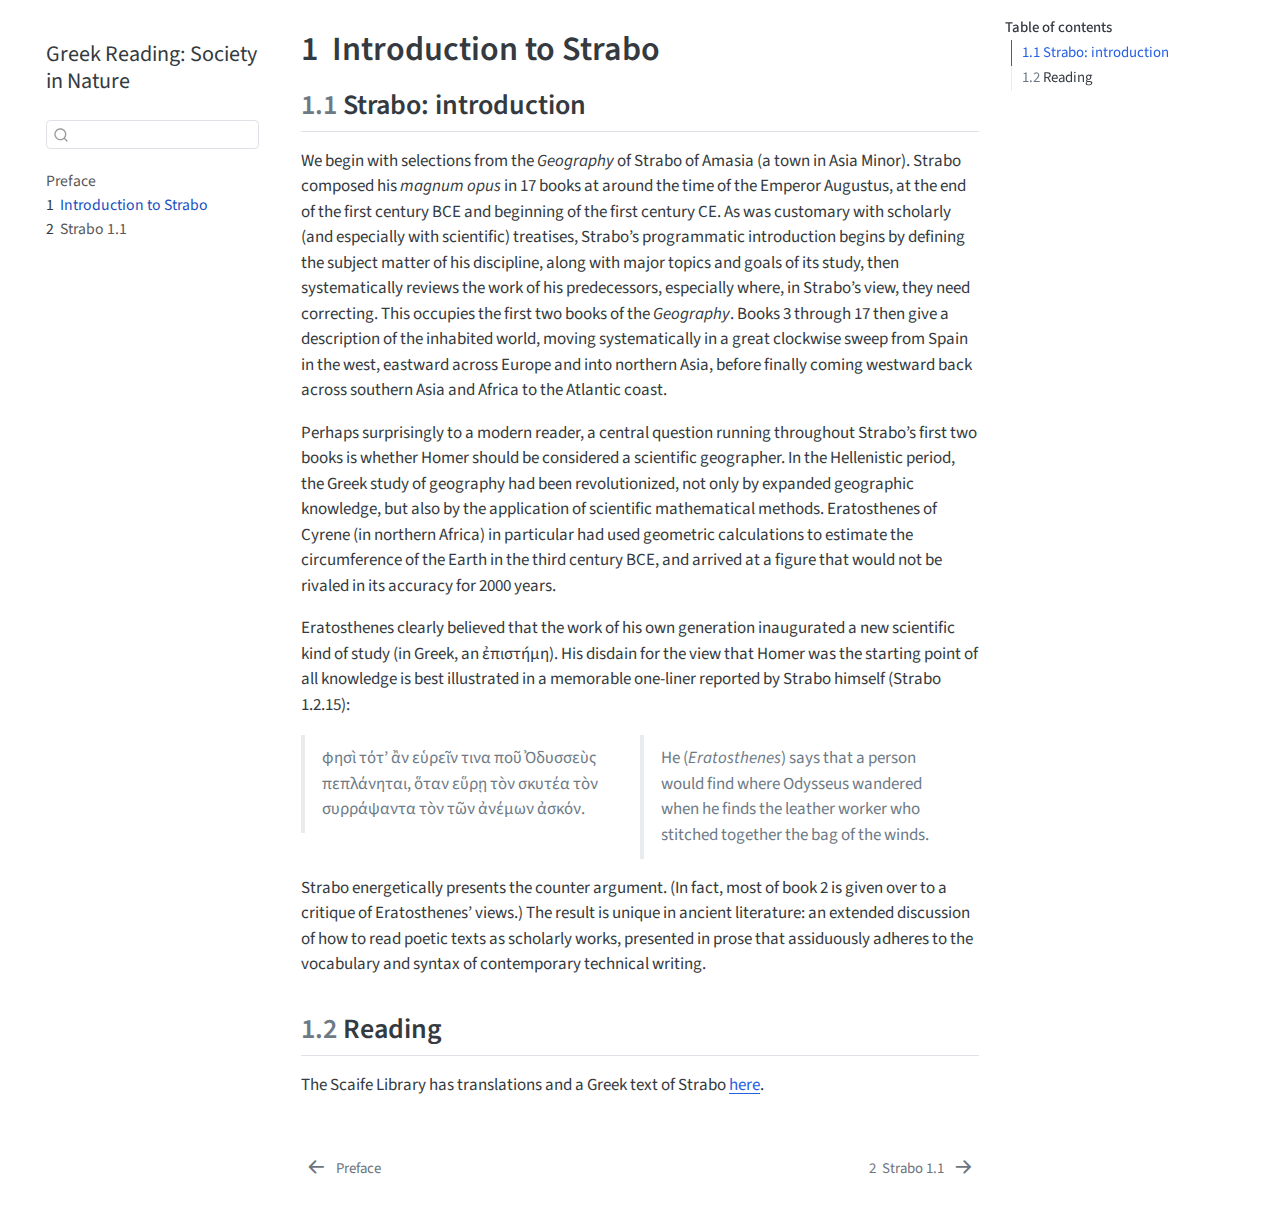
<file: strabo-intro.html>
<!DOCTYPE html>
<html xmlns="http://www.w3.org/1999/xhtml" lang="en" xml:lang="en"><head>

<meta charset="utf-8">
<meta name="generator" content="quarto-1.8.24">

<meta name="viewport" content="width=device-width, initial-scale=1.0, user-scalable=yes">


<title>1&nbsp; Introduction to Strabo – Greek Reading: Society in Nature</title>
<style>
code{white-space: pre-wrap;}
span.smallcaps{font-variant: small-caps;}
div.columns{display: flex; gap: min(4vw, 1.5em);}
div.column{flex: auto; overflow-x: auto;}
div.hanging-indent{margin-left: 1.5em; text-indent: -1.5em;}
ul.task-list{list-style: none;}
ul.task-list li input[type="checkbox"] {
  width: 0.8em;
  margin: 0 0.8em 0.2em -1em; /* quarto-specific, see https://github.com/quarto-dev/quarto-cli/issues/4556 */ 
  vertical-align: middle;
}
</style>


<script src="site_libs/quarto-nav/quarto-nav.js"></script>
<script src="site_libs/quarto-nav/headroom.min.js"></script>
<script src="site_libs/clipboard/clipboard.min.js"></script>
<script src="site_libs/quarto-search/autocomplete.umd.js"></script>
<script src="site_libs/quarto-search/fuse.min.js"></script>
<script src="site_libs/quarto-search/quarto-search.js"></script>
<meta name="quarto:offset" content="./">
<link href="./strabo-selection1.html" rel="next">
<link href="./index.html" rel="prev">
<script src="site_libs/quarto-html/quarto.js" type="module"></script>
<script src="site_libs/quarto-html/tabsets/tabsets.js" type="module"></script>
<script src="site_libs/quarto-html/axe/axe-check.js" type="module"></script>
<script src="site_libs/quarto-html/popper.min.js"></script>
<script src="site_libs/quarto-html/tippy.umd.min.js"></script>
<script src="site_libs/quarto-html/anchor.min.js"></script>
<link href="site_libs/quarto-html/tippy.css" rel="stylesheet">
<link href="site_libs/quarto-html/quarto-syntax-highlighting-dc55a5b9e770e841cd82e46aadbfb9b0.css" rel="stylesheet" id="quarto-text-highlighting-styles">
<script src="site_libs/bootstrap/bootstrap.min.js"></script>
<link href="site_libs/bootstrap/bootstrap-icons.css" rel="stylesheet">
<link href="site_libs/bootstrap/bootstrap-27c261d06b905028a18691de25d09dde.min.css" rel="stylesheet" append-hash="true" id="quarto-bootstrap" data-mode="light">
<script id="quarto-search-options" type="application/json">{
  "location": "sidebar",
  "copy-button": false,
  "collapse-after": 3,
  "panel-placement": "start",
  "type": "textbox",
  "limit": 50,
  "keyboard-shortcut": [
    "f",
    "/",
    "s"
  ],
  "show-item-context": false,
  "language": {
    "search-no-results-text": "No results",
    "search-matching-documents-text": "matching documents",
    "search-copy-link-title": "Copy link to search",
    "search-hide-matches-text": "Hide additional matches",
    "search-more-match-text": "more match in this document",
    "search-more-matches-text": "more matches in this document",
    "search-clear-button-title": "Clear",
    "search-text-placeholder": "",
    "search-detached-cancel-button-title": "Cancel",
    "search-submit-button-title": "Submit",
    "search-label": "Search"
  }
}</script>


<link rel="stylesheet" href="styles.css">
</head>

<body class="nav-sidebar floating quarto-light">

<div id="quarto-search-results"></div>
  <header id="quarto-header" class="headroom fixed-top">
  <nav class="quarto-secondary-nav">
    <div class="container-fluid d-flex">
      <button type="button" class="quarto-btn-toggle btn" data-bs-toggle="collapse" role="button" data-bs-target=".quarto-sidebar-collapse-item" aria-controls="quarto-sidebar" aria-expanded="false" aria-label="Toggle sidebar navigation" onclick="if (window.quartoToggleHeadroom) { window.quartoToggleHeadroom(); }">
        <i class="bi bi-layout-text-sidebar-reverse"></i>
      </button>
        <nav class="quarto-page-breadcrumbs" aria-label="breadcrumb"><ol class="breadcrumb"><li class="breadcrumb-item"><a href="./strabo-intro.html"><span class="chapter-number">1</span>&nbsp; <span class="chapter-title">Introduction to Strabo</span></a></li></ol></nav>
        <a class="flex-grow-1" role="navigation" data-bs-toggle="collapse" data-bs-target=".quarto-sidebar-collapse-item" aria-controls="quarto-sidebar" aria-expanded="false" aria-label="Toggle sidebar navigation" onclick="if (window.quartoToggleHeadroom) { window.quartoToggleHeadroom(); }">      
        </a>
      <button type="button" class="btn quarto-search-button" aria-label="Search" onclick="window.quartoOpenSearch();">
        <i class="bi bi-search"></i>
      </button>
    </div>
  </nav>
</header>
<!-- content -->
<div id="quarto-content" class="quarto-container page-columns page-rows-contents page-layout-article">
<!-- sidebar -->
  <nav id="quarto-sidebar" class="sidebar collapse collapse-horizontal quarto-sidebar-collapse-item sidebar-navigation floating overflow-auto">
    <div class="pt-lg-2 mt-2 text-left sidebar-header sidebar-header-stacked">
      <a href="./index.html" class="sidebar-logo-link">
      </a>
    <div class="sidebar-title mb-0 py-0">
      <a href="./">Greek Reading: Society in Nature</a> 
    </div>
      </div>
        <div class="mt-2 flex-shrink-0 align-items-center">
        <div class="sidebar-search">
        <div id="quarto-search" class="" title="Search"></div>
        </div>
        </div>
    <div class="sidebar-menu-container"> 
    <ul class="list-unstyled mt-1">
        <li class="sidebar-item">
  <div class="sidebar-item-container"> 
  <a href="./index.html" class="sidebar-item-text sidebar-link">
 <span class="menu-text">Preface</span></a>
  </div>
</li>
        <li class="sidebar-item">
  <div class="sidebar-item-container"> 
  <a href="./strabo-intro.html" class="sidebar-item-text sidebar-link active">
 <span class="menu-text"><span class="chapter-number">1</span>&nbsp; <span class="chapter-title">Introduction to Strabo</span></span></a>
  </div>
</li>
        <li class="sidebar-item">
  <div class="sidebar-item-container"> 
  <a href="./strabo-selection1.html" class="sidebar-item-text sidebar-link">
 <span class="menu-text"><span class="chapter-number">2</span>&nbsp; <span class="chapter-title">Strabo 1.1</span></span></a>
  </div>
</li>
    </ul>
    </div>
</nav>
<div id="quarto-sidebar-glass" class="quarto-sidebar-collapse-item" data-bs-toggle="collapse" data-bs-target=".quarto-sidebar-collapse-item"></div>
<!-- margin-sidebar -->
    <div id="quarto-margin-sidebar" class="sidebar margin-sidebar">
        <nav id="TOC" role="doc-toc" class="toc-active">
    <h2 id="toc-title">Table of contents</h2>
   
  <ul>
  <li><a href="#strabo-introduction" id="toc-strabo-introduction" class="nav-link active" data-scroll-target="#strabo-introduction"><span class="header-section-number">1.1</span> Strabo: introduction</a></li>
  <li><a href="#reading" id="toc-reading" class="nav-link" data-scroll-target="#reading"><span class="header-section-number">1.2</span> Reading</a></li>
  </ul>
</nav>
    </div>
<!-- main -->
<main class="content" id="quarto-document-content">

<header id="title-block-header" class="quarto-title-block default">
<div class="quarto-title">
<h1 class="title"><span class="chapter-number">1</span>&nbsp; <span class="chapter-title">Introduction to Strabo</span></h1>
</div>



<div class="quarto-title-meta">

    
  
    
  </div>
  


</header>


<section id="strabo-introduction" class="level2" data-number="1.1">
<h2 data-number="1.1" class="anchored" data-anchor-id="strabo-introduction"><span class="header-section-number">1.1</span> Strabo: introduction</h2>
<p>We begin with selections from the <em>Geography</em> of Strabo of Amasia (a town in Asia Minor). Strabo composed his <em>magnum opus</em> in 17 books at around the time of the Emperor Augustus, at the end of the first century BCE and beginning of the first century CE. As was customary with scholarly (and especially with scientific) treatises, Strabo’s programmatic introduction begins by defining the subject matter of his discipline, along with major topics and goals of its study, then systematically reviews the work of his predecessors, especially where, in Strabo’s view, they need correcting. This occupies the first two books of the <em>Geography</em>. Books 3 through 17 then give a description of the inhabited world, moving systematically in a great clockwise sweep from Spain in the west, eastward across Europe and into northern Asia, before finally coming westward back across southern Asia and Africa to the Atlantic coast.</p>
<p>Perhaps surprisingly to a modern reader, a central question running throughout Strabo’s first two books is whether Homer should be considered a scientific geographer. In the Hellenistic period, the Greek study of geography had been revolutionized, not only by expanded geographic knowledge, but also by the application of scientific mathematical methods. Eratosthenes of Cyrene (in northern Africa) in particular had used geometric calculations to estimate the circumference of the Earth in the third century BCE, and arrived at a figure that would not be rivaled in its accuracy for 2000 years.</p>
<p>Eratosthenes clearly believed that the work of his own generation inaugurated a new scientific kind of study (in Greek, an ἐπιστήμη). His disdain for the view that Homer was the starting point of all knowledge is best illustrated in a memorable one-liner reported by Strabo himself (Strabo 1.2.15):</p>
<div class="columns">
<div class="column" style="width:50%;">
<blockquote class="blockquote">
<p>φησὶ τότ’ ἂν εὑρεῖν τινα ποῦ ̓Οδυσσεὺς πεπλάνηται, ὅταν εὕρῃ τὸν σκυτέα τὸν συρράψαντα τὸν τῶν ἀνέμων ἀσκόν.</p>
</blockquote>
</div><div class="column" style="width:50%;">
<blockquote class="blockquote">
<p>He (<em>Eratosthenes</em>) says that a person would find where Odysseus wandered when he finds the leather worker who stitched together the bag of the winds.</p>
</blockquote>
</div>
</div>
<p>Strabo energetically presents the counter argument. (In fact, most of book 2 is given over to a critique of Eratosthenes’ views.) The result is unique in ancient literature: an extended discussion of how to read poetic texts as scholarly works, presented in prose that assiduously adheres to the vocabulary and syntax of contemporary technical writing.</p>
</section>
<section id="reading" class="level2" data-number="1.2">
<h2 data-number="1.2" class="anchored" data-anchor-id="reading"><span class="header-section-number">1.2</span> Reading</h2>
<p>The Scaife Library has translations and a Greek text of Strabo <a href="https://scaife.perseus.org/library/urn:cts:greekLit:tlg0099.tlg001/">here</a>.</p>


</section>

</main> <!-- /main -->
<script id="quarto-html-after-body" type="application/javascript">
  window.document.addEventListener("DOMContentLoaded", function (event) {
    const icon = "";
    const anchorJS = new window.AnchorJS();
    anchorJS.options = {
      placement: 'right',
      icon: icon
    };
    anchorJS.add('.anchored');
    const isCodeAnnotation = (el) => {
      for (const clz of el.classList) {
        if (clz.startsWith('code-annotation-')) {                     
          return true;
        }
      }
      return false;
    }
    const onCopySuccess = function(e) {
      // button target
      const button = e.trigger;
      // don't keep focus
      button.blur();
      // flash "checked"
      button.classList.add('code-copy-button-checked');
      var currentTitle = button.getAttribute("title");
      button.setAttribute("title", "Copied!");
      let tooltip;
      if (window.bootstrap) {
        button.setAttribute("data-bs-toggle", "tooltip");
        button.setAttribute("data-bs-placement", "left");
        button.setAttribute("data-bs-title", "Copied!");
        tooltip = new bootstrap.Tooltip(button, 
          { trigger: "manual", 
            customClass: "code-copy-button-tooltip",
            offset: [0, -8]});
        tooltip.show();    
      }
      setTimeout(function() {
        if (tooltip) {
          tooltip.hide();
          button.removeAttribute("data-bs-title");
          button.removeAttribute("data-bs-toggle");
          button.removeAttribute("data-bs-placement");
        }
        button.setAttribute("title", currentTitle);
        button.classList.remove('code-copy-button-checked');
      }, 1000);
      // clear code selection
      e.clearSelection();
    }
    const getTextToCopy = function(trigger) {
      const outerScaffold = trigger.parentElement.cloneNode(true);
      const codeEl = outerScaffold.querySelector('code');
      for (const childEl of codeEl.children) {
        if (isCodeAnnotation(childEl)) {
          childEl.remove();
        }
      }
      return codeEl.innerText;
    }
    const clipboard = new window.ClipboardJS('.code-copy-button:not([data-in-quarto-modal])', {
      text: getTextToCopy
    });
    clipboard.on('success', onCopySuccess);
    if (window.document.getElementById('quarto-embedded-source-code-modal')) {
      const clipboardModal = new window.ClipboardJS('.code-copy-button[data-in-quarto-modal]', {
        text: getTextToCopy,
        container: window.document.getElementById('quarto-embedded-source-code-modal')
      });
      clipboardModal.on('success', onCopySuccess);
    }
      var localhostRegex = new RegExp(/^(?:http|https):\/\/localhost\:?[0-9]*\//);
      var mailtoRegex = new RegExp(/^mailto:/);
        var filterRegex = new RegExp('/' + window.location.host + '/');
      var isInternal = (href) => {
          return filterRegex.test(href) || localhostRegex.test(href) || mailtoRegex.test(href);
      }
      // Inspect non-navigation links and adorn them if external
     var links = window.document.querySelectorAll('a[href]:not(.nav-link):not(.navbar-brand):not(.toc-action):not(.sidebar-link):not(.sidebar-item-toggle):not(.pagination-link):not(.no-external):not([aria-hidden]):not(.dropdown-item):not(.quarto-navigation-tool):not(.about-link)');
      for (var i=0; i<links.length; i++) {
        const link = links[i];
        if (!isInternal(link.href)) {
          // undo the damage that might have been done by quarto-nav.js in the case of
          // links that we want to consider external
          if (link.dataset.originalHref !== undefined) {
            link.href = link.dataset.originalHref;
          }
        }
      }
    function tippyHover(el, contentFn, onTriggerFn, onUntriggerFn) {
      const config = {
        allowHTML: true,
        maxWidth: 500,
        delay: 100,
        arrow: false,
        appendTo: function(el) {
            return el.parentElement;
        },
        interactive: true,
        interactiveBorder: 10,
        theme: 'quarto',
        placement: 'bottom-start',
      };
      if (contentFn) {
        config.content = contentFn;
      }
      if (onTriggerFn) {
        config.onTrigger = onTriggerFn;
      }
      if (onUntriggerFn) {
        config.onUntrigger = onUntriggerFn;
      }
      window.tippy(el, config); 
    }
    const noterefs = window.document.querySelectorAll('a[role="doc-noteref"]');
    for (var i=0; i<noterefs.length; i++) {
      const ref = noterefs[i];
      tippyHover(ref, function() {
        // use id or data attribute instead here
        let href = ref.getAttribute('data-footnote-href') || ref.getAttribute('href');
        try { href = new URL(href).hash; } catch {}
        const id = href.replace(/^#\/?/, "");
        const note = window.document.getElementById(id);
        if (note) {
          return note.innerHTML;
        } else {
          return "";
        }
      });
    }
    const xrefs = window.document.querySelectorAll('a.quarto-xref');
    const processXRef = (id, note) => {
      // Strip column container classes
      const stripColumnClz = (el) => {
        el.classList.remove("page-full", "page-columns");
        if (el.children) {
          for (const child of el.children) {
            stripColumnClz(child);
          }
        }
      }
      stripColumnClz(note)
      if (id === null || id.startsWith('sec-')) {
        // Special case sections, only their first couple elements
        const container = document.createElement("div");
        if (note.children && note.children.length > 2) {
          container.appendChild(note.children[0].cloneNode(true));
          for (let i = 1; i < note.children.length; i++) {
            const child = note.children[i];
            if (child.tagName === "P" && child.innerText === "") {
              continue;
            } else {
              container.appendChild(child.cloneNode(true));
              break;
            }
          }
          if (window.Quarto?.typesetMath) {
            window.Quarto.typesetMath(container);
          }
          return container.innerHTML
        } else {
          if (window.Quarto?.typesetMath) {
            window.Quarto.typesetMath(note);
          }
          return note.innerHTML;
        }
      } else {
        // Remove any anchor links if they are present
        const anchorLink = note.querySelector('a.anchorjs-link');
        if (anchorLink) {
          anchorLink.remove();
        }
        if (window.Quarto?.typesetMath) {
          window.Quarto.typesetMath(note);
        }
        if (note.classList.contains("callout")) {
          return note.outerHTML;
        } else {
          return note.innerHTML;
        }
      }
    }
    for (var i=0; i<xrefs.length; i++) {
      const xref = xrefs[i];
      tippyHover(xref, undefined, function(instance) {
        instance.disable();
        let url = xref.getAttribute('href');
        let hash = undefined; 
        if (url.startsWith('#')) {
          hash = url;
        } else {
          try { hash = new URL(url).hash; } catch {}
        }
        if (hash) {
          const id = hash.replace(/^#\/?/, "");
          const note = window.document.getElementById(id);
          if (note !== null) {
            try {
              const html = processXRef(id, note.cloneNode(true));
              instance.setContent(html);
            } finally {
              instance.enable();
              instance.show();
            }
          } else {
            // See if we can fetch this
            fetch(url.split('#')[0])
            .then(res => res.text())
            .then(html => {
              const parser = new DOMParser();
              const htmlDoc = parser.parseFromString(html, "text/html");
              const note = htmlDoc.getElementById(id);
              if (note !== null) {
                const html = processXRef(id, note);
                instance.setContent(html);
              } 
            }).finally(() => {
              instance.enable();
              instance.show();
            });
          }
        } else {
          // See if we can fetch a full url (with no hash to target)
          // This is a special case and we should probably do some content thinning / targeting
          fetch(url)
          .then(res => res.text())
          .then(html => {
            const parser = new DOMParser();
            const htmlDoc = parser.parseFromString(html, "text/html");
            const note = htmlDoc.querySelector('main.content');
            if (note !== null) {
              // This should only happen for chapter cross references
              // (since there is no id in the URL)
              // remove the first header
              if (note.children.length > 0 && note.children[0].tagName === "HEADER") {
                note.children[0].remove();
              }
              const html = processXRef(null, note);
              instance.setContent(html);
            } 
          }).finally(() => {
            instance.enable();
            instance.show();
          });
        }
      }, function(instance) {
      });
    }
        let selectedAnnoteEl;
        const selectorForAnnotation = ( cell, annotation) => {
          let cellAttr = 'data-code-cell="' + cell + '"';
          let lineAttr = 'data-code-annotation="' +  annotation + '"';
          const selector = 'span[' + cellAttr + '][' + lineAttr + ']';
          return selector;
        }
        const selectCodeLines = (annoteEl) => {
          const doc = window.document;
          const targetCell = annoteEl.getAttribute("data-target-cell");
          const targetAnnotation = annoteEl.getAttribute("data-target-annotation");
          const annoteSpan = window.document.querySelector(selectorForAnnotation(targetCell, targetAnnotation));
          const lines = annoteSpan.getAttribute("data-code-lines").split(",");
          const lineIds = lines.map((line) => {
            return targetCell + "-" + line;
          })
          let top = null;
          let height = null;
          let parent = null;
          if (lineIds.length > 0) {
              //compute the position of the single el (top and bottom and make a div)
              const el = window.document.getElementById(lineIds[0]);
              top = el.offsetTop;
              height = el.offsetHeight;
              parent = el.parentElement.parentElement;
            if (lineIds.length > 1) {
              const lastEl = window.document.getElementById(lineIds[lineIds.length - 1]);
              const bottom = lastEl.offsetTop + lastEl.offsetHeight;
              height = bottom - top;
            }
            if (top !== null && height !== null && parent !== null) {
              // cook up a div (if necessary) and position it 
              let div = window.document.getElementById("code-annotation-line-highlight");
              if (div === null) {
                div = window.document.createElement("div");
                div.setAttribute("id", "code-annotation-line-highlight");
                div.style.position = 'absolute';
                parent.appendChild(div);
              }
              div.style.top = top - 2 + "px";
              div.style.height = height + 4 + "px";
              div.style.left = 0;
              let gutterDiv = window.document.getElementById("code-annotation-line-highlight-gutter");
              if (gutterDiv === null) {
                gutterDiv = window.document.createElement("div");
                gutterDiv.setAttribute("id", "code-annotation-line-highlight-gutter");
                gutterDiv.style.position = 'absolute';
                const codeCell = window.document.getElementById(targetCell);
                const gutter = codeCell.querySelector('.code-annotation-gutter');
                gutter.appendChild(gutterDiv);
              }
              gutterDiv.style.top = top - 2 + "px";
              gutterDiv.style.height = height + 4 + "px";
            }
            selectedAnnoteEl = annoteEl;
          }
        };
        const unselectCodeLines = () => {
          const elementsIds = ["code-annotation-line-highlight", "code-annotation-line-highlight-gutter"];
          elementsIds.forEach((elId) => {
            const div = window.document.getElementById(elId);
            if (div) {
              div.remove();
            }
          });
          selectedAnnoteEl = undefined;
        };
          // Handle positioning of the toggle
      window.addEventListener(
        "resize",
        throttle(() => {
          elRect = undefined;
          if (selectedAnnoteEl) {
            selectCodeLines(selectedAnnoteEl);
          }
        }, 10)
      );
      function throttle(fn, ms) {
      let throttle = false;
      let timer;
        return (...args) => {
          if(!throttle) { // first call gets through
              fn.apply(this, args);
              throttle = true;
          } else { // all the others get throttled
              if(timer) clearTimeout(timer); // cancel #2
              timer = setTimeout(() => {
                fn.apply(this, args);
                timer = throttle = false;
              }, ms);
          }
        };
      }
        // Attach click handler to the DT
        const annoteDls = window.document.querySelectorAll('dt[data-target-cell]');
        for (const annoteDlNode of annoteDls) {
          annoteDlNode.addEventListener('click', (event) => {
            const clickedEl = event.target;
            if (clickedEl !== selectedAnnoteEl) {
              unselectCodeLines();
              const activeEl = window.document.querySelector('dt[data-target-cell].code-annotation-active');
              if (activeEl) {
                activeEl.classList.remove('code-annotation-active');
              }
              selectCodeLines(clickedEl);
              clickedEl.classList.add('code-annotation-active');
            } else {
              // Unselect the line
              unselectCodeLines();
              clickedEl.classList.remove('code-annotation-active');
            }
          });
        }
    const findCites = (el) => {
      const parentEl = el.parentElement;
      if (parentEl) {
        const cites = parentEl.dataset.cites;
        if (cites) {
          return {
            el,
            cites: cites.split(' ')
          };
        } else {
          return findCites(el.parentElement)
        }
      } else {
        return undefined;
      }
    };
    var bibliorefs = window.document.querySelectorAll('a[role="doc-biblioref"]');
    for (var i=0; i<bibliorefs.length; i++) {
      const ref = bibliorefs[i];
      const citeInfo = findCites(ref);
      if (citeInfo) {
        tippyHover(citeInfo.el, function() {
          var popup = window.document.createElement('div');
          citeInfo.cites.forEach(function(cite) {
            var citeDiv = window.document.createElement('div');
            citeDiv.classList.add('hanging-indent');
            citeDiv.classList.add('csl-entry');
            var biblioDiv = window.document.getElementById('ref-' + cite);
            if (biblioDiv) {
              citeDiv.innerHTML = biblioDiv.innerHTML;
            }
            popup.appendChild(citeDiv);
          });
          return popup.innerHTML;
        });
      }
    }
  });
  </script>
<nav class="page-navigation">
  <div class="nav-page nav-page-previous">
      <a href="./index.html" class="pagination-link" aria-label="Preface">
        <i class="bi bi-arrow-left-short"></i> <span class="nav-page-text">Preface</span>
      </a>          
  </div>
  <div class="nav-page nav-page-next">
      <a href="./strabo-selection1.html" class="pagination-link" aria-label="Strabo 1.1">
        <span class="nav-page-text"><span class="chapter-number">2</span>&nbsp; <span class="chapter-title">Strabo 1.1</span></span> <i class="bi bi-arrow-right-short"></i>
      </a>
  </div>
</nav>
</div> <!-- /content -->




</body></html>
</file>
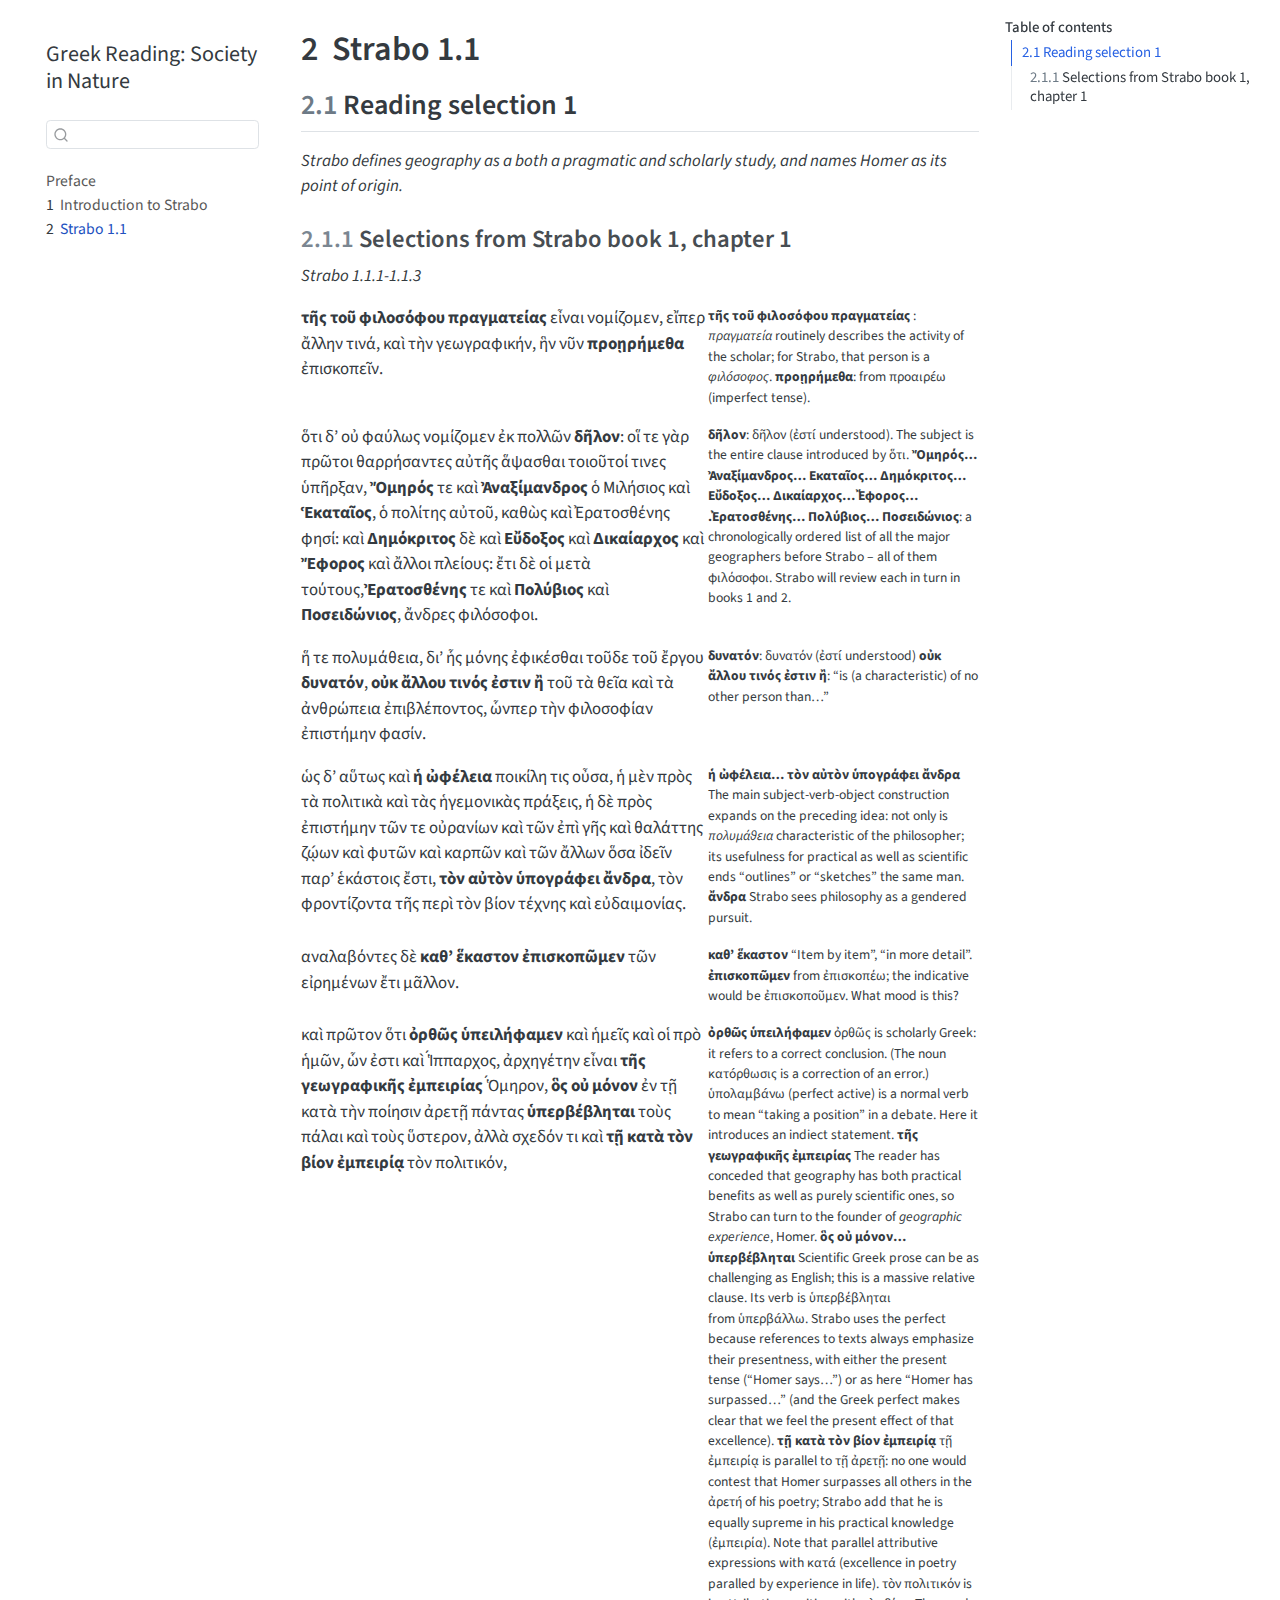
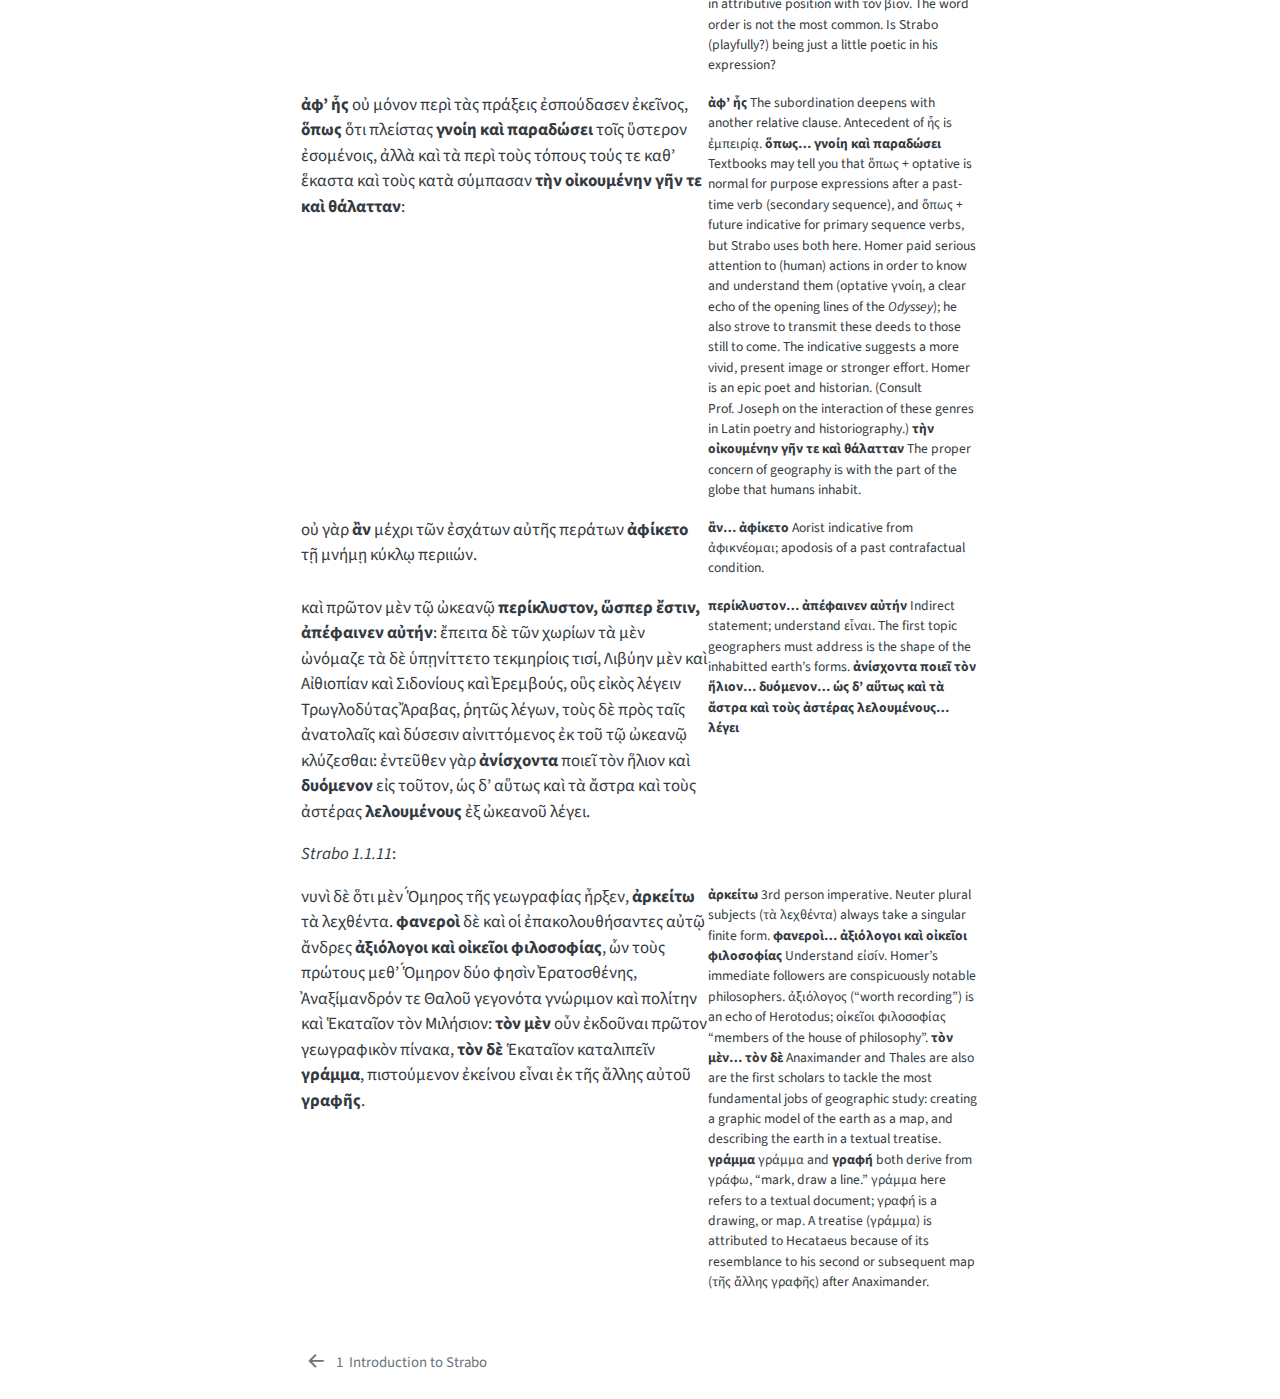
<file: strabo-selection1.html>
<!DOCTYPE html>
<html xmlns="http://www.w3.org/1999/xhtml" lang="en" xml:lang="en"><head>

<meta charset="utf-8">
<meta name="generator" content="quarto-1.8.24">

<meta name="viewport" content="width=device-width, initial-scale=1.0, user-scalable=yes">


<title>2&nbsp; Strabo 1.1 – Greek Reading: Society in Nature</title>
<style>
code{white-space: pre-wrap;}
span.smallcaps{font-variant: small-caps;}
div.columns{display: flex; gap: min(4vw, 1.5em);}
div.column{flex: auto; overflow-x: auto;}
div.hanging-indent{margin-left: 1.5em; text-indent: -1.5em;}
ul.task-list{list-style: none;}
ul.task-list li input[type="checkbox"] {
  width: 0.8em;
  margin: 0 0.8em 0.2em -1em; /* quarto-specific, see https://github.com/quarto-dev/quarto-cli/issues/4556 */ 
  vertical-align: middle;
}
</style>


<script src="site_libs/quarto-nav/quarto-nav.js"></script>
<script src="site_libs/quarto-nav/headroom.min.js"></script>
<script src="site_libs/clipboard/clipboard.min.js"></script>
<script src="site_libs/quarto-search/autocomplete.umd.js"></script>
<script src="site_libs/quarto-search/fuse.min.js"></script>
<script src="site_libs/quarto-search/quarto-search.js"></script>
<meta name="quarto:offset" content="./">
<link href="./strabo-intro.html" rel="prev">
<script src="site_libs/quarto-html/quarto.js" type="module"></script>
<script src="site_libs/quarto-html/tabsets/tabsets.js" type="module"></script>
<script src="site_libs/quarto-html/axe/axe-check.js" type="module"></script>
<script src="site_libs/quarto-html/popper.min.js"></script>
<script src="site_libs/quarto-html/tippy.umd.min.js"></script>
<script src="site_libs/quarto-html/anchor.min.js"></script>
<link href="site_libs/quarto-html/tippy.css" rel="stylesheet">
<link href="site_libs/quarto-html/quarto-syntax-highlighting-dc55a5b9e770e841cd82e46aadbfb9b0.css" rel="stylesheet" id="quarto-text-highlighting-styles">
<script src="site_libs/bootstrap/bootstrap.min.js"></script>
<link href="site_libs/bootstrap/bootstrap-icons.css" rel="stylesheet">
<link href="site_libs/bootstrap/bootstrap-27c261d06b905028a18691de25d09dde.min.css" rel="stylesheet" append-hash="true" id="quarto-bootstrap" data-mode="light">
<script id="quarto-search-options" type="application/json">{
  "location": "sidebar",
  "copy-button": false,
  "collapse-after": 3,
  "panel-placement": "start",
  "type": "textbox",
  "limit": 50,
  "keyboard-shortcut": [
    "f",
    "/",
    "s"
  ],
  "show-item-context": false,
  "language": {
    "search-no-results-text": "No results",
    "search-matching-documents-text": "matching documents",
    "search-copy-link-title": "Copy link to search",
    "search-hide-matches-text": "Hide additional matches",
    "search-more-match-text": "more match in this document",
    "search-more-matches-text": "more matches in this document",
    "search-clear-button-title": "Clear",
    "search-text-placeholder": "",
    "search-detached-cancel-button-title": "Cancel",
    "search-submit-button-title": "Submit",
    "search-label": "Search"
  }
}</script>


<link rel="stylesheet" href="styles.css">
</head>

<body class="nav-sidebar floating quarto-light">

<div id="quarto-search-results"></div>
  <header id="quarto-header" class="headroom fixed-top">
  <nav class="quarto-secondary-nav">
    <div class="container-fluid d-flex">
      <button type="button" class="quarto-btn-toggle btn" data-bs-toggle="collapse" role="button" data-bs-target=".quarto-sidebar-collapse-item" aria-controls="quarto-sidebar" aria-expanded="false" aria-label="Toggle sidebar navigation" onclick="if (window.quartoToggleHeadroom) { window.quartoToggleHeadroom(); }">
        <i class="bi bi-layout-text-sidebar-reverse"></i>
      </button>
        <nav class="quarto-page-breadcrumbs" aria-label="breadcrumb"><ol class="breadcrumb"><li class="breadcrumb-item"><a href="./strabo-selection1.html"><span class="chapter-number">2</span>&nbsp; <span class="chapter-title">Strabo 1.1</span></a></li></ol></nav>
        <a class="flex-grow-1" role="navigation" data-bs-toggle="collapse" data-bs-target=".quarto-sidebar-collapse-item" aria-controls="quarto-sidebar" aria-expanded="false" aria-label="Toggle sidebar navigation" onclick="if (window.quartoToggleHeadroom) { window.quartoToggleHeadroom(); }">      
        </a>
      <button type="button" class="btn quarto-search-button" aria-label="Search" onclick="window.quartoOpenSearch();">
        <i class="bi bi-search"></i>
      </button>
    </div>
  </nav>
</header>
<!-- content -->
<div id="quarto-content" class="quarto-container page-columns page-rows-contents page-layout-article">
<!-- sidebar -->
  <nav id="quarto-sidebar" class="sidebar collapse collapse-horizontal quarto-sidebar-collapse-item sidebar-navigation floating overflow-auto">
    <div class="pt-lg-2 mt-2 text-left sidebar-header sidebar-header-stacked">
      <a href="./index.html" class="sidebar-logo-link">
      </a>
    <div class="sidebar-title mb-0 py-0">
      <a href="./">Greek Reading: Society in Nature</a> 
    </div>
      </div>
        <div class="mt-2 flex-shrink-0 align-items-center">
        <div class="sidebar-search">
        <div id="quarto-search" class="" title="Search"></div>
        </div>
        </div>
    <div class="sidebar-menu-container"> 
    <ul class="list-unstyled mt-1">
        <li class="sidebar-item">
  <div class="sidebar-item-container"> 
  <a href="./index.html" class="sidebar-item-text sidebar-link">
 <span class="menu-text">Preface</span></a>
  </div>
</li>
        <li class="sidebar-item">
  <div class="sidebar-item-container"> 
  <a href="./strabo-intro.html" class="sidebar-item-text sidebar-link">
 <span class="menu-text"><span class="chapter-number">1</span>&nbsp; <span class="chapter-title">Introduction to Strabo</span></span></a>
  </div>
</li>
        <li class="sidebar-item">
  <div class="sidebar-item-container"> 
  <a href="./strabo-selection1.html" class="sidebar-item-text sidebar-link active">
 <span class="menu-text"><span class="chapter-number">2</span>&nbsp; <span class="chapter-title">Strabo 1.1</span></span></a>
  </div>
</li>
    </ul>
    </div>
</nav>
<div id="quarto-sidebar-glass" class="quarto-sidebar-collapse-item" data-bs-toggle="collapse" data-bs-target=".quarto-sidebar-collapse-item"></div>
<!-- margin-sidebar -->
    <div id="quarto-margin-sidebar" class="sidebar margin-sidebar">
        <nav id="TOC" role="doc-toc" class="toc-active">
    <h2 id="toc-title">Table of contents</h2>
   
  <ul>
  <li><a href="#reading-selection-1" id="toc-reading-selection-1" class="nav-link active" data-scroll-target="#reading-selection-1"><span class="header-section-number">2.1</span> Reading selection 1</a>
  <ul class="collapse">
  <li><a href="#selections-from-strabo-book-1-chapter-1" id="toc-selections-from-strabo-book-1-chapter-1" class="nav-link" data-scroll-target="#selections-from-strabo-book-1-chapter-1"><span class="header-section-number">2.1.1</span> Selections from Strabo book 1, chapter 1</a></li>
  </ul></li>
  </ul>
</nav>
    </div>
<!-- main -->
<main class="content" id="quarto-document-content">

<header id="title-block-header" class="quarto-title-block default">
<div class="quarto-title">
<h1 class="title"><span class="chapter-number">2</span>&nbsp; <span class="chapter-title">Strabo 1.1</span></h1>
</div>



<div class="quarto-title-meta">

    
  
    
  </div>
  


</header>


<section id="reading-selection-1" class="level2" data-number="2.1">
<h2 data-number="2.1" class="anchored" data-anchor-id="reading-selection-1"><span class="header-section-number">2.1</span> Reading selection 1</h2>
<p><em>Strabo defines geography as a both a pragmatic and scholarly study, and names Homer as its point of origin.</em></p>
<section id="selections-from-strabo-book-1-chapter-1" class="level3" data-number="2.1.1">
<h3 data-number="2.1.1" class="anchored" data-anchor-id="selections-from-strabo-book-1-chapter-1"><span class="header-section-number">2.1.1</span> Selections from Strabo book 1, chapter 1</h3>
<p><em>Strabo 1.1.1-1.1.3</em></p>
<div class="columns">
<div class="column" style="width:60%;">
<p><strong>τῆς τοῦ φιλοσόφου πραγματείας</strong> εἶναι νομίζομεν, εἴπερ ἄλλην τινά, καὶ τὴν γεωγραφικήν, ἣν νῦν <strong>προῃρήμεθα</strong> ἐπισκοπεῖν.</p>
</div><div class="column sidenote" style="width:40%;">
<p><strong>τῆς τοῦ φιλοσόφου πραγματείας</strong> : <em>πραγματεία</em> routinely describes the activity of the scholar; for Strabo, that person is a <em>φιλόσοφος</em>. <strong>προῃρήμεθα</strong>: from προαιρέω (imperfect tense).</p>
</div>
</div>
<div class="columns">
<div class="column" style="width:60%;">
<p>ὅτι δ’ οὐ φαύλως νομίζομεν ἐκ πολλῶν <strong>δῆλον</strong>: οἵ τε γὰρ πρῶτοι θαρρήσαντες αὐτῆς ἅψασθαι τοιοῦτοί τινες ὑπῆρξαν, <strong>Ὄμηρός</strong> τε καὶ <strong>Ἀναξίμανδρος</strong> ὁ Μιλήσιος καὶ <strong>Ἑκαταῖος</strong>, ὁ πολίτης αὐτοῦ, καθὼς καὶ ̓Ερατοσθένης φησί: καὶ <strong>Δημόκριτος</strong> δὲ καὶ <strong>Εὔδοξος</strong> καὶ <strong>Δικαίαρχος</strong> καὶ <strong>Ἔφορος</strong> καὶ ἄλλοι πλείους: ἔτι δὲ οἱ μετὰ τούτους,<strong>Ἐρατοσθένης</strong> τε καὶ <strong>Πολύβιος</strong> καὶ <strong>Ποσειδώνιος</strong>, ἄνδρες φιλόσοφοι.</p>
</div><div class="column sidenote" style="width:40%;">
<p><strong>δῆλον</strong>: δῆλον (ἐστί understood). The subject is the entire clause introduced by ὅτι. <strong>Ὄμηρός… Ἀναξίμανδρος… Εκαταῖος… Δημόκριτος… Εὔδοξος… Δικαίαρχος… ̓́Εφορος… .̓Ερατοσθένης… Πολύβιος… Ποσειδώνιος</strong>: a chronologically ordered list of all the major geographers before Strabo – all of them φιλόσοφοι. Strabo will review each in turn in books 1 and 2.</p>
</div>
</div>
<div class="columns">
<div class="column" style="width:60%;">
<p>ἥ τε πολυμάθεια, δι’ ἧς μόνης ἐφικέσθαι τοῦδε τοῦ ἔργου <strong>δυνατόν</strong>, <strong>οὐκ ἄλλου τινός ἐστιν ἢ</strong> τοῦ τὰ θεῖα καὶ τὰ ἀνθρώπεια ἐπιβλέποντος, ὧνπερ τὴν φιλοσοφίαν ἐπιστήμην φασίν.</p>
</div><div class="column sidenote" style="width:40%;">
<p><strong>δυνατόν</strong>: δυνατόν (ἐστί understood) <strong>οὐκ ἄλλου τινός ἐστιν ἢ</strong>: “is (a characteristic) of no other person than…”</p>
</div>
</div>
<div class="columns">
<div class="column" style="width:60%;">
<p>ὡς δ’ αὕτως καὶ <strong>ἡ ὠφέλεια</strong> ποικίλη τις οὖσα, ἡ μὲν πρὸς τὰ πολιτικὰ καὶ τὰς ἡγεμονικὰς πράξεις, ἡ δὲ πρὸς ἐπιστήμην τῶν τε οὐρανίων καὶ τῶν ἐπὶ γῆς καὶ θαλάττης ζῴων καὶ φυτῶν καὶ καρπῶν καὶ τῶν ἄλλων ὅσα ἰδεῖν παρ’ ἑκάστοις ἔστι, <strong>τὸν αὐτὸν ὑπογράφει ἄνδρα</strong>, τὸν φροντίζοντα τῆς περὶ τὸν βίον τέχνης καὶ εὐδαιμονίας.</p>
</div><div class="column sidenote" style="width:40%;">
<p><strong>ἡ ὠφέλεια… τὸν αὐτὸν ὑπογράφει ἄνδρα</strong> The main subject-verb-object construction expands on the preceding idea: not only is <em>πολυμάθεια</em> characteristic of the philosopher; its usefulness for practical as well as scientific ends “outlines” or “sketches” the same man. <strong>ἄνδρα</strong> Strabo sees philosophy as a gendered pursuit.</p>
</div>
</div>
<div class="columns">
<div class="column" style="width:60%;">
<p>αναλαβόντες δὲ <strong>καθ’ ἕκαστον ἐπισκοπῶμεν</strong> τῶν εἰρημένων ἔτι μᾶλλον.</p>
</div><div class="column sidenote" style="width:40%;">
<p><strong>καθ’ ἕκαστον</strong> “Item by item”, “in more detail”. <strong>ἐπισκοπῶμεν</strong> from ἐπισκοπέω; the indicative would be ἐπισκοποῦμεν. What mood is this?</p>
</div>
</div>
<div class="columns">
<div class="column" style="width:60%;">
<p>καὶ πρῶτον ὅτι <strong>ὀρθῶς</strong> <strong>ὑπειλήφαμεν</strong> καὶ ἡμεῖς καὶ οἱ πρὸ ἡμῶν, ὧν ἐστι καὶ ̔́Ιππαρχος, ἀρχηγέτην εἶναι <strong>τῆς γεωγραφικῆς ἐμπειρίας</strong> ̔́Ομηρον, <strong>ὃς οὐ μόνον</strong> ἐν τῇ κατὰ τὴν ποίησιν ἀρετῇ πάντας <strong>ὑπερβέβληται</strong> τοὺς πάλαι καὶ τοὺς ὕστερον, ἀλλὰ σχεδόν τι καὶ <strong>τῇ κατὰ τὸν βίον ἐμπειρίᾳ</strong> τὸν πολιτικόν,</p>
</div><div class="column sidenote" style="width:40%;">
<p><strong>ὀρθῶς</strong> <strong>ὑπειλήφαμεν</strong> ὀρθῶς is scholarly Greek: it refers to a correct conclusion. (The noun κατόρθωσις is a correction of an error.) ὑπολαμβάνω (perfect active) is a normal verb to mean “taking a position” in a debate. Here it introduces an indiect statement. <strong>τῆς γεωγραφικῆς ἐμπειρίας</strong> The reader has conceded that geography has both practical benefits as well as purely scientific ones, so Strabo can turn to the founder of <em>geographic experience</em>, Homer. <strong>ὃς οὐ μόνον… ὑπερβέβληται</strong> Scientific Greek prose can be as challenging as English; this is a massive relative clause. Its verb is ὑπερβέβληται from&nbsp;ὑπερβάλλω. Strabo uses the perfect because references to texts always emphasize their presentness, with either the present tense (“Homer says…”) or as here “Homer has surpassed…” (and the Greek perfect makes clear that we feel the present effect of that excellence). <strong>τῇ κατὰ τὸν βίον ἐμπειρίᾳ</strong> τῇ ἐμπειρίᾳ is parallel to τῇ ἀρετῇ: no one would contest that Homer surpasses all others in the ἀρετή of his poetry; Strabo add that he is equally supreme in his practical knowledge (ἐμπειρία). Note that parallel attributive expressions with κατά (excellence in poetry paralled by experience in life). τὸν πολιτικόν is in attributive position with τὸν βίον. The word order is not the most common. Is Strabo (playfully?) being just a little poetic in his expression?</p>
</div>
</div>
<div class="columns">
<div class="column" style="width:60%;">
<p><strong>ἀφ’ ἧς</strong> οὐ μόνον περὶ τὰς πράξεις ἐσπούδασεν ἐκεῖνος, <strong>ὅπως</strong> ὅτι πλείστας <strong>γνοίη καὶ παραδώσει</strong> τοῖς ὕστερον ἐσομένοις, ἀλλὰ καὶ τὰ περὶ τοὺς τόπους τούς τε καθ’ ἕκαστα καὶ τοὺς κατὰ σύμπασαν <strong>τὴν οἰκουμένην γῆν τε καὶ θάλατταν</strong>:</p>
</div><div class="column sidenote" style="width:40%;">
<p><strong>ἀφ’ ἧς</strong> The subordination deepens with another relative clause. Antecedent of ἧς is ἐμπειρίᾳ. <strong>ὅπως… γνοίη καὶ παραδώσει</strong> Textbooks may tell you that ὅπως + optative is normal for purpose expressions after a past-time verb (secondary sequence), and ὅπως + future indicative for primary sequence verbs, but Strabo uses both here. Homer paid serious attention to (human) actions in order to know and understand them (optative γνοίη, a clear echo of the opening lines of the <em>Odyssey</em>); he also strove to transmit these deeds to those still to come. The indicative suggests a more vivid, present image or stronger effort. Homer is an epic poet and historian. (Consult Prof.&nbsp;Joseph on the interaction of these genres in Latin poetry and historiography.) <strong>τὴν οἰκουμένην γῆν τε καὶ θάλατταν</strong> The proper concern of geography is with the part of the globe that humans inhabit.</p>
</div>
</div>
<div class="columns">
<div class="column" style="width:60%;">
<p>οὐ γὰρ <strong>ἂν</strong> μέχρι τῶν ἐσχάτων αὐτῆς περάτων <strong>ἀφίκετο</strong> τῇ μνήμῃ κύκλῳ περιιών.</p>
</div><div class="column sidenote" style="width:40%;">
<p><strong>ἂν… ἀφίκετο</strong> Aorist indicative from ἀφικνέομαι; apodosis of a past contrafactual condition.</p>
</div>
</div>
<div class="columns">
<div class="column" style="width:60%;">
<p>καὶ πρῶτον μὲν τῷ ὠκεανῷ <strong>περίκλυστον, ὥσπερ ἔστιν, ἀπέφαινεν αὐτήν</strong>: ἔπειτα δὲ τῶν χωρίων τὰ μὲν ὠνόμαζε τὰ δὲ ὑπῃνίττετο τεκμηρίοις τισί, Λιβύην μὲν καὶ Αἰθιοπίαν καὶ Σιδονίους καὶ ̓Ερεμβούς, οὓς εἰκὸς λέγειν Τρωγλοδύτας ̓́Αραβας, ῥητῶς λέγων, τοὺς δὲ πρὸς ταῖς ἀνατολαῖς καὶ δύσεσιν αἰνιττόμενος ἐκ τοῦ τῷ ὠκεανῷ κλύζεσθαι: ἐντεῦθεν γὰρ <strong>ἀνίσχοντα</strong> ποιεῖ τὸν ἥλιον καὶ <strong>δυόμενον</strong> εἰς τοῦτον, ὡς δ’ αὕτως καὶ τὰ ἄστρα καὶ τοὺς ἀστέρας <strong>λελουμένους</strong> ἐξ ὠκεανοῦ λέγει.</p>
</div><div class="column sidenote" style="width:40%;">
<p><strong>περίκλυστον… ἀπέφαινεν αὐτήν</strong> Indirect statement; understand εἶναι. The first topic geographers must address is the shape of the inhabitted earth’s forms. <strong>ἀνίσχοντα ποιεῖ τὸν ἥλιον… δυόμενον… ὡς δ’ αὕτως καὶ τὰ ἄστρα καὶ τοὺς ἀστέρας λελουμένους… λέγει</strong></p>
</div>
</div>
<p><em>Strabo 1.1.11</em>:</p>
<div class="columns">
<div class="column" style="width:60%;">
<p>νυνὶ δὲ ὅτι μὲν ̔́Ομηρος τῆς γεωγραφίας ἦρξεν, <strong>ἀρκείτω</strong> τὰ λεχθέντα. <strong>φανεροὶ</strong> δὲ καὶ οἱ ἐπακολουθήσαντες αὐτῷ ἄνδρες <strong>ἀξιόλογοι καὶ οἰκεῖοι φιλοσοφίας</strong>, ὧν τοὺς πρώτους μεθ’ ̔́Ομηρον δύο φησὶν ̓Ερατοσθένης, ̓Αναξίμανδρόν τε Θαλοῦ γεγονότα γνώριμον καὶ πολίτην καὶ ̔Εκαταῖον τὸν Μιλήσιον: <strong>τὸν μὲν</strong> οὖν ἐκδοῦναι πρῶτον γεωγραφικὸν πίνακα, <strong>τὸν δὲ</strong> ̔Εκαταῖον καταλιπεῖν <strong>γράμμα</strong>, πιστούμενον ἐκείνου εἶναι ἐκ τῆς ἄλλης αὐτοῦ <strong>γραφῆς</strong>.</p>
</div><div class="column sidenote" style="width:40%;">
<p><strong>ἀρκείτω</strong> 3rd person imperative. Neuter plural subjects (τὰ λεχθέντα) always take a singular finite form. <strong>φανεροὶ… ἀξιόλογοι καὶ οἰκεῖοι φιλοσοφίας</strong> Understand εἰσίν. Homer’s immediate followers are conspicuously notable philosophers. ἀξιόλογος (“worth recording”) is an echo of Herotodus; οἰκεῖοι φιλοσοφίας “members of the house of philosophy”. <strong>τὸν μὲν… τὸν δὲ</strong> Anaximander and Thales are also are the first scholars to tackle the most fundamental jobs of geographic study: creating a graphic model of the earth as a map, and describing the earth in a textual treatise. <strong>γράμμα</strong> γράμμα and <strong>γραφή</strong> both derive from γράφω, “mark, draw a line.” γράμμα here refers to a textual document; γραφή is a drawing, or map. A treatise (γράμμα) is attributed to Hecataeus because of its resemblance to his second or subsequent map (τῆς ἄλλης γραφῆς) after Anaximander.</p>
</div>
</div>


</section>
</section>

</main> <!-- /main -->
<script id="quarto-html-after-body" type="application/javascript">
  window.document.addEventListener("DOMContentLoaded", function (event) {
    const icon = "";
    const anchorJS = new window.AnchorJS();
    anchorJS.options = {
      placement: 'right',
      icon: icon
    };
    anchorJS.add('.anchored');
    const isCodeAnnotation = (el) => {
      for (const clz of el.classList) {
        if (clz.startsWith('code-annotation-')) {                     
          return true;
        }
      }
      return false;
    }
    const onCopySuccess = function(e) {
      // button target
      const button = e.trigger;
      // don't keep focus
      button.blur();
      // flash "checked"
      button.classList.add('code-copy-button-checked');
      var currentTitle = button.getAttribute("title");
      button.setAttribute("title", "Copied!");
      let tooltip;
      if (window.bootstrap) {
        button.setAttribute("data-bs-toggle", "tooltip");
        button.setAttribute("data-bs-placement", "left");
        button.setAttribute("data-bs-title", "Copied!");
        tooltip = new bootstrap.Tooltip(button, 
          { trigger: "manual", 
            customClass: "code-copy-button-tooltip",
            offset: [0, -8]});
        tooltip.show();    
      }
      setTimeout(function() {
        if (tooltip) {
          tooltip.hide();
          button.removeAttribute("data-bs-title");
          button.removeAttribute("data-bs-toggle");
          button.removeAttribute("data-bs-placement");
        }
        button.setAttribute("title", currentTitle);
        button.classList.remove('code-copy-button-checked');
      }, 1000);
      // clear code selection
      e.clearSelection();
    }
    const getTextToCopy = function(trigger) {
      const outerScaffold = trigger.parentElement.cloneNode(true);
      const codeEl = outerScaffold.querySelector('code');
      for (const childEl of codeEl.children) {
        if (isCodeAnnotation(childEl)) {
          childEl.remove();
        }
      }
      return codeEl.innerText;
    }
    const clipboard = new window.ClipboardJS('.code-copy-button:not([data-in-quarto-modal])', {
      text: getTextToCopy
    });
    clipboard.on('success', onCopySuccess);
    if (window.document.getElementById('quarto-embedded-source-code-modal')) {
      const clipboardModal = new window.ClipboardJS('.code-copy-button[data-in-quarto-modal]', {
        text: getTextToCopy,
        container: window.document.getElementById('quarto-embedded-source-code-modal')
      });
      clipboardModal.on('success', onCopySuccess);
    }
      var localhostRegex = new RegExp(/^(?:http|https):\/\/localhost\:?[0-9]*\//);
      var mailtoRegex = new RegExp(/^mailto:/);
        var filterRegex = new RegExp('/' + window.location.host + '/');
      var isInternal = (href) => {
          return filterRegex.test(href) || localhostRegex.test(href) || mailtoRegex.test(href);
      }
      // Inspect non-navigation links and adorn them if external
     var links = window.document.querySelectorAll('a[href]:not(.nav-link):not(.navbar-brand):not(.toc-action):not(.sidebar-link):not(.sidebar-item-toggle):not(.pagination-link):not(.no-external):not([aria-hidden]):not(.dropdown-item):not(.quarto-navigation-tool):not(.about-link)');
      for (var i=0; i<links.length; i++) {
        const link = links[i];
        if (!isInternal(link.href)) {
          // undo the damage that might have been done by quarto-nav.js in the case of
          // links that we want to consider external
          if (link.dataset.originalHref !== undefined) {
            link.href = link.dataset.originalHref;
          }
        }
      }
    function tippyHover(el, contentFn, onTriggerFn, onUntriggerFn) {
      const config = {
        allowHTML: true,
        maxWidth: 500,
        delay: 100,
        arrow: false,
        appendTo: function(el) {
            return el.parentElement;
        },
        interactive: true,
        interactiveBorder: 10,
        theme: 'quarto',
        placement: 'bottom-start',
      };
      if (contentFn) {
        config.content = contentFn;
      }
      if (onTriggerFn) {
        config.onTrigger = onTriggerFn;
      }
      if (onUntriggerFn) {
        config.onUntrigger = onUntriggerFn;
      }
      window.tippy(el, config); 
    }
    const noterefs = window.document.querySelectorAll('a[role="doc-noteref"]');
    for (var i=0; i<noterefs.length; i++) {
      const ref = noterefs[i];
      tippyHover(ref, function() {
        // use id or data attribute instead here
        let href = ref.getAttribute('data-footnote-href') || ref.getAttribute('href');
        try { href = new URL(href).hash; } catch {}
        const id = href.replace(/^#\/?/, "");
        const note = window.document.getElementById(id);
        if (note) {
          return note.innerHTML;
        } else {
          return "";
        }
      });
    }
    const xrefs = window.document.querySelectorAll('a.quarto-xref');
    const processXRef = (id, note) => {
      // Strip column container classes
      const stripColumnClz = (el) => {
        el.classList.remove("page-full", "page-columns");
        if (el.children) {
          for (const child of el.children) {
            stripColumnClz(child);
          }
        }
      }
      stripColumnClz(note)
      if (id === null || id.startsWith('sec-')) {
        // Special case sections, only their first couple elements
        const container = document.createElement("div");
        if (note.children && note.children.length > 2) {
          container.appendChild(note.children[0].cloneNode(true));
          for (let i = 1; i < note.children.length; i++) {
            const child = note.children[i];
            if (child.tagName === "P" && child.innerText === "") {
              continue;
            } else {
              container.appendChild(child.cloneNode(true));
              break;
            }
          }
          if (window.Quarto?.typesetMath) {
            window.Quarto.typesetMath(container);
          }
          return container.innerHTML
        } else {
          if (window.Quarto?.typesetMath) {
            window.Quarto.typesetMath(note);
          }
          return note.innerHTML;
        }
      } else {
        // Remove any anchor links if they are present
        const anchorLink = note.querySelector('a.anchorjs-link');
        if (anchorLink) {
          anchorLink.remove();
        }
        if (window.Quarto?.typesetMath) {
          window.Quarto.typesetMath(note);
        }
        if (note.classList.contains("callout")) {
          return note.outerHTML;
        } else {
          return note.innerHTML;
        }
      }
    }
    for (var i=0; i<xrefs.length; i++) {
      const xref = xrefs[i];
      tippyHover(xref, undefined, function(instance) {
        instance.disable();
        let url = xref.getAttribute('href');
        let hash = undefined; 
        if (url.startsWith('#')) {
          hash = url;
        } else {
          try { hash = new URL(url).hash; } catch {}
        }
        if (hash) {
          const id = hash.replace(/^#\/?/, "");
          const note = window.document.getElementById(id);
          if (note !== null) {
            try {
              const html = processXRef(id, note.cloneNode(true));
              instance.setContent(html);
            } finally {
              instance.enable();
              instance.show();
            }
          } else {
            // See if we can fetch this
            fetch(url.split('#')[0])
            .then(res => res.text())
            .then(html => {
              const parser = new DOMParser();
              const htmlDoc = parser.parseFromString(html, "text/html");
              const note = htmlDoc.getElementById(id);
              if (note !== null) {
                const html = processXRef(id, note);
                instance.setContent(html);
              } 
            }).finally(() => {
              instance.enable();
              instance.show();
            });
          }
        } else {
          // See if we can fetch a full url (with no hash to target)
          // This is a special case and we should probably do some content thinning / targeting
          fetch(url)
          .then(res => res.text())
          .then(html => {
            const parser = new DOMParser();
            const htmlDoc = parser.parseFromString(html, "text/html");
            const note = htmlDoc.querySelector('main.content');
            if (note !== null) {
              // This should only happen for chapter cross references
              // (since there is no id in the URL)
              // remove the first header
              if (note.children.length > 0 && note.children[0].tagName === "HEADER") {
                note.children[0].remove();
              }
              const html = processXRef(null, note);
              instance.setContent(html);
            } 
          }).finally(() => {
            instance.enable();
            instance.show();
          });
        }
      }, function(instance) {
      });
    }
        let selectedAnnoteEl;
        const selectorForAnnotation = ( cell, annotation) => {
          let cellAttr = 'data-code-cell="' + cell + '"';
          let lineAttr = 'data-code-annotation="' +  annotation + '"';
          const selector = 'span[' + cellAttr + '][' + lineAttr + ']';
          return selector;
        }
        const selectCodeLines = (annoteEl) => {
          const doc = window.document;
          const targetCell = annoteEl.getAttribute("data-target-cell");
          const targetAnnotation = annoteEl.getAttribute("data-target-annotation");
          const annoteSpan = window.document.querySelector(selectorForAnnotation(targetCell, targetAnnotation));
          const lines = annoteSpan.getAttribute("data-code-lines").split(",");
          const lineIds = lines.map((line) => {
            return targetCell + "-" + line;
          })
          let top = null;
          let height = null;
          let parent = null;
          if (lineIds.length > 0) {
              //compute the position of the single el (top and bottom and make a div)
              const el = window.document.getElementById(lineIds[0]);
              top = el.offsetTop;
              height = el.offsetHeight;
              parent = el.parentElement.parentElement;
            if (lineIds.length > 1) {
              const lastEl = window.document.getElementById(lineIds[lineIds.length - 1]);
              const bottom = lastEl.offsetTop + lastEl.offsetHeight;
              height = bottom - top;
            }
            if (top !== null && height !== null && parent !== null) {
              // cook up a div (if necessary) and position it 
              let div = window.document.getElementById("code-annotation-line-highlight");
              if (div === null) {
                div = window.document.createElement("div");
                div.setAttribute("id", "code-annotation-line-highlight");
                div.style.position = 'absolute';
                parent.appendChild(div);
              }
              div.style.top = top - 2 + "px";
              div.style.height = height + 4 + "px";
              div.style.left = 0;
              let gutterDiv = window.document.getElementById("code-annotation-line-highlight-gutter");
              if (gutterDiv === null) {
                gutterDiv = window.document.createElement("div");
                gutterDiv.setAttribute("id", "code-annotation-line-highlight-gutter");
                gutterDiv.style.position = 'absolute';
                const codeCell = window.document.getElementById(targetCell);
                const gutter = codeCell.querySelector('.code-annotation-gutter');
                gutter.appendChild(gutterDiv);
              }
              gutterDiv.style.top = top - 2 + "px";
              gutterDiv.style.height = height + 4 + "px";
            }
            selectedAnnoteEl = annoteEl;
          }
        };
        const unselectCodeLines = () => {
          const elementsIds = ["code-annotation-line-highlight", "code-annotation-line-highlight-gutter"];
          elementsIds.forEach((elId) => {
            const div = window.document.getElementById(elId);
            if (div) {
              div.remove();
            }
          });
          selectedAnnoteEl = undefined;
        };
          // Handle positioning of the toggle
      window.addEventListener(
        "resize",
        throttle(() => {
          elRect = undefined;
          if (selectedAnnoteEl) {
            selectCodeLines(selectedAnnoteEl);
          }
        }, 10)
      );
      function throttle(fn, ms) {
      let throttle = false;
      let timer;
        return (...args) => {
          if(!throttle) { // first call gets through
              fn.apply(this, args);
              throttle = true;
          } else { // all the others get throttled
              if(timer) clearTimeout(timer); // cancel #2
              timer = setTimeout(() => {
                fn.apply(this, args);
                timer = throttle = false;
              }, ms);
          }
        };
      }
        // Attach click handler to the DT
        const annoteDls = window.document.querySelectorAll('dt[data-target-cell]');
        for (const annoteDlNode of annoteDls) {
          annoteDlNode.addEventListener('click', (event) => {
            const clickedEl = event.target;
            if (clickedEl !== selectedAnnoteEl) {
              unselectCodeLines();
              const activeEl = window.document.querySelector('dt[data-target-cell].code-annotation-active');
              if (activeEl) {
                activeEl.classList.remove('code-annotation-active');
              }
              selectCodeLines(clickedEl);
              clickedEl.classList.add('code-annotation-active');
            } else {
              // Unselect the line
              unselectCodeLines();
              clickedEl.classList.remove('code-annotation-active');
            }
          });
        }
    const findCites = (el) => {
      const parentEl = el.parentElement;
      if (parentEl) {
        const cites = parentEl.dataset.cites;
        if (cites) {
          return {
            el,
            cites: cites.split(' ')
          };
        } else {
          return findCites(el.parentElement)
        }
      } else {
        return undefined;
      }
    };
    var bibliorefs = window.document.querySelectorAll('a[role="doc-biblioref"]');
    for (var i=0; i<bibliorefs.length; i++) {
      const ref = bibliorefs[i];
      const citeInfo = findCites(ref);
      if (citeInfo) {
        tippyHover(citeInfo.el, function() {
          var popup = window.document.createElement('div');
          citeInfo.cites.forEach(function(cite) {
            var citeDiv = window.document.createElement('div');
            citeDiv.classList.add('hanging-indent');
            citeDiv.classList.add('csl-entry');
            var biblioDiv = window.document.getElementById('ref-' + cite);
            if (biblioDiv) {
              citeDiv.innerHTML = biblioDiv.innerHTML;
            }
            popup.appendChild(citeDiv);
          });
          return popup.innerHTML;
        });
      }
    }
  });
  </script>
<nav class="page-navigation">
  <div class="nav-page nav-page-previous">
      <a href="./strabo-intro.html" class="pagination-link" aria-label="Introduction to Strabo">
        <i class="bi bi-arrow-left-short"></i> <span class="nav-page-text"><span class="chapter-number">1</span>&nbsp; <span class="chapter-title">Introduction to Strabo</span></span>
      </a>          
  </div>
  <div class="nav-page nav-page-next">
  </div>
</nav>
</div> <!-- /content -->




</body></html>
</file>
<file: site_libs/quarto-html/tippy.css>
.tippy-box[data-animation=fade][data-state=hidden]{opacity:0}[data-tippy-root]{max-width:calc(100vw - 10px)}.tippy-box{position:relative;background-color:#333;color:#fff;border-radius:4px;font-size:14px;line-height:1.4;white-space:normal;outline:0;transition-property:transform,visibility,opacity}.tippy-box[data-placement^=top]>.tippy-arrow{bottom:0}.tippy-box[data-placement^=top]>.tippy-arrow:before{bottom:-7px;left:0;border-width:8px 8px 0;border-top-color:initial;transform-origin:center top}.tippy-box[data-placement^=bottom]>.tippy-arrow{top:0}.tippy-box[data-placement^=bottom]>.tippy-arrow:before{top:-7px;left:0;border-width:0 8px 8px;border-bottom-color:initial;transform-origin:center bottom}.tippy-box[data-placement^=left]>.tippy-arrow{right:0}.tippy-box[data-placement^=left]>.tippy-arrow:before{border-width:8px 0 8px 8px;border-left-color:initial;right:-7px;transform-origin:center left}.tippy-box[data-placement^=right]>.tippy-arrow{left:0}.tippy-box[data-placement^=right]>.tippy-arrow:before{left:-7px;border-width:8px 8px 8px 0;border-right-color:initial;transform-origin:center right}.tippy-box[data-inertia][data-state=visible]{transition-timing-function:cubic-bezier(.54,1.5,.38,1.11)}.tippy-arrow{width:16px;height:16px;color:#333}.tippy-arrow:before{content:"";position:absolute;border-color:transparent;border-style:solid}.tippy-content{position:relative;padding:5px 9px;z-index:1}
</file>
<file: site_libs/quarto-html/quarto-syntax-highlighting-dc55a5b9e770e841cd82e46aadbfb9b0.css>
/* quarto syntax highlight colors */
:root {
  --quarto-hl-ot-color: #003B4F;
  --quarto-hl-at-color: #657422;
  --quarto-hl-ss-color: #20794D;
  --quarto-hl-an-color: #5E5E5E;
  --quarto-hl-fu-color: #4758AB;
  --quarto-hl-st-color: #20794D;
  --quarto-hl-cf-color: #003B4F;
  --quarto-hl-op-color: #5E5E5E;
  --quarto-hl-er-color: #AD0000;
  --quarto-hl-bn-color: #AD0000;
  --quarto-hl-al-color: #AD0000;
  --quarto-hl-va-color: #111111;
  --quarto-hl-bu-color: inherit;
  --quarto-hl-ex-color: inherit;
  --quarto-hl-pp-color: #AD0000;
  --quarto-hl-in-color: #5E5E5E;
  --quarto-hl-vs-color: #20794D;
  --quarto-hl-wa-color: #5E5E5E;
  --quarto-hl-do-color: #5E5E5E;
  --quarto-hl-im-color: #00769E;
  --quarto-hl-ch-color: #20794D;
  --quarto-hl-dt-color: #AD0000;
  --quarto-hl-fl-color: #AD0000;
  --quarto-hl-co-color: #5E5E5E;
  --quarto-hl-cv-color: #5E5E5E;
  --quarto-hl-cn-color: #8f5902;
  --quarto-hl-sc-color: #5E5E5E;
  --quarto-hl-dv-color: #AD0000;
  --quarto-hl-kw-color: #003B4F;
}

/* other quarto variables */
:root {
  --quarto-font-monospace: SFMono-Regular, Menlo, Monaco, Consolas, "Liberation Mono", "Courier New", monospace;
}

/* syntax highlight based on Pandoc's rules */
pre > code.sourceCode > span {
  color: #003B4F;
}

code.sourceCode > span {
  color: #003B4F;
}

div.sourceCode,
div.sourceCode pre.sourceCode {
  color: #003B4F;
}

/* Normal */
code span {
  color: #003B4F;
}

/* Alert */
code span.al {
  color: #AD0000;
  font-style: inherit;
}

/* Annotation */
code span.an {
  color: #5E5E5E;
  font-style: inherit;
}

/* Attribute */
code span.at {
  color: #657422;
  font-style: inherit;
}

/* BaseN */
code span.bn {
  color: #AD0000;
  font-style: inherit;
}

/* BuiltIn */
code span.bu {
  font-style: inherit;
}

/* ControlFlow */
code span.cf {
  color: #003B4F;
  font-weight: bold;
  font-style: inherit;
}

/* Char */
code span.ch {
  color: #20794D;
  font-style: inherit;
}

/* Constant */
code span.cn {
  color: #8f5902;
  font-style: inherit;
}

/* Comment */
code span.co {
  color: #5E5E5E;
  font-style: inherit;
}

/* CommentVar */
code span.cv {
  color: #5E5E5E;
  font-style: italic;
}

/* Documentation */
code span.do {
  color: #5E5E5E;
  font-style: italic;
}

/* DataType */
code span.dt {
  color: #AD0000;
  font-style: inherit;
}

/* DecVal */
code span.dv {
  color: #AD0000;
  font-style: inherit;
}

/* Error */
code span.er {
  color: #AD0000;
  font-style: inherit;
}

/* Extension */
code span.ex {
  font-style: inherit;
}

/* Float */
code span.fl {
  color: #AD0000;
  font-style: inherit;
}

/* Function */
code span.fu {
  color: #4758AB;
  font-style: inherit;
}

/* Import */
code span.im {
  color: #00769E;
  font-style: inherit;
}

/* Information */
code span.in {
  color: #5E5E5E;
  font-style: inherit;
}

/* Keyword */
code span.kw {
  color: #003B4F;
  font-weight: bold;
  font-style: inherit;
}

/* Operator */
code span.op {
  color: #5E5E5E;
  font-style: inherit;
}

/* Other */
code span.ot {
  color: #003B4F;
  font-style: inherit;
}

/* Preprocessor */
code span.pp {
  color: #AD0000;
  font-style: inherit;
}

/* SpecialChar */
code span.sc {
  color: #5E5E5E;
  font-style: inherit;
}

/* SpecialString */
code span.ss {
  color: #20794D;
  font-style: inherit;
}

/* String */
code span.st {
  color: #20794D;
  font-style: inherit;
}

/* Variable */
code span.va {
  color: #111111;
  font-style: inherit;
}

/* VerbatimString */
code span.vs {
  color: #20794D;
  font-style: inherit;
}

/* Warning */
code span.wa {
  color: #5E5E5E;
  font-style: italic;
}

.prevent-inlining {
  content: "</";
}

/*# sourceMappingURL=21f0b8dca5c347bd0a806dc2ce2adfe3.css.map */
</file>
<file: styles.css>
.sidenote {
  font-size: 80%;
}

.footnotes {
 font-size: 80%; 
}
</file>
<file: site_libs/quarto-html/quarto-syntax-highlighting-7b89279ff1a6dce999919e0e67d4d9ec.css>
/* quarto syntax highlight colors */
:root {
  --quarto-hl-ot-color: #003B4F;
  --quarto-hl-at-color: #657422;
  --quarto-hl-ss-color: #20794D;
  --quarto-hl-an-color: #5E5E5E;
  --quarto-hl-fu-color: #4758AB;
  --quarto-hl-st-color: #20794D;
  --quarto-hl-cf-color: #003B4F;
  --quarto-hl-op-color: #5E5E5E;
  --quarto-hl-er-color: #AD0000;
  --quarto-hl-bn-color: #AD0000;
  --quarto-hl-al-color: #AD0000;
  --quarto-hl-va-color: #111111;
  --quarto-hl-bu-color: inherit;
  --quarto-hl-ex-color: inherit;
  --quarto-hl-pp-color: #AD0000;
  --quarto-hl-in-color: #5E5E5E;
  --quarto-hl-vs-color: #20794D;
  --quarto-hl-wa-color: #5E5E5E;
  --quarto-hl-do-color: #5E5E5E;
  --quarto-hl-im-color: #00769E;
  --quarto-hl-ch-color: #20794D;
  --quarto-hl-dt-color: #AD0000;
  --quarto-hl-fl-color: #AD0000;
  --quarto-hl-co-color: #5E5E5E;
  --quarto-hl-cv-color: #5E5E5E;
  --quarto-hl-cn-color: #8f5902;
  --quarto-hl-sc-color: #5E5E5E;
  --quarto-hl-dv-color: #AD0000;
  --quarto-hl-kw-color: #003B4F;
}

/* other quarto variables */
:root {
  --quarto-font-monospace: SFMono-Regular, Menlo, Monaco, Consolas, "Liberation Mono", "Courier New", monospace;
}

/* syntax highlight based on Pandoc's rules */
pre > code.sourceCode > span {
  color: #003B4F;
}

code.sourceCode > span {
  color: #003B4F;
}

div.sourceCode,
div.sourceCode pre.sourceCode {
  color: #003B4F;
}

/* Normal */
code span {
  color: #003B4F;
}

/* Alert */
code span.al {
  color: #AD0000;
  font-style: inherit;
}

/* Annotation */
code span.an {
  color: #5E5E5E;
  font-style: inherit;
}

/* Attribute */
code span.at {
  color: #657422;
  font-style: inherit;
}

/* BaseN */
code span.bn {
  color: #AD0000;
  font-style: inherit;
}

/* BuiltIn */
code span.bu {
  font-style: inherit;
}

/* ControlFlow */
code span.cf {
  color: #003B4F;
  font-weight: bold;
  font-style: inherit;
}

/* Char */
code span.ch {
  color: #20794D;
  font-style: inherit;
}

/* Constant */
code span.cn {
  color: #8f5902;
  font-style: inherit;
}

/* Comment */
code span.co {
  color: #5E5E5E;
  font-style: inherit;
}

/* CommentVar */
code span.cv {
  color: #5E5E5E;
  font-style: italic;
}

/* Documentation */
code span.do {
  color: #5E5E5E;
  font-style: italic;
}

/* DataType */
code span.dt {
  color: #AD0000;
  font-style: inherit;
}

/* DecVal */
code span.dv {
  color: #AD0000;
  font-style: inherit;
}

/* Error */
code span.er {
  color: #AD0000;
  font-style: inherit;
}

/* Extension */
code span.ex {
  font-style: inherit;
}

/* Float */
code span.fl {
  color: #AD0000;
  font-style: inherit;
}

/* Function */
code span.fu {
  color: #4758AB;
  font-style: inherit;
}

/* Import */
code span.im {
  color: #00769E;
  font-style: inherit;
}

/* Information */
code span.in {
  color: #5E5E5E;
  font-style: inherit;
}

/* Keyword */
code span.kw {
  color: #003B4F;
  font-weight: bold;
  font-style: inherit;
}

/* Operator */
code span.op {
  color: #5E5E5E;
  font-style: inherit;
}

/* Other */
code span.ot {
  color: #003B4F;
  font-style: inherit;
}

/* Preprocessor */
code span.pp {
  color: #AD0000;
  font-style: inherit;
}

/* SpecialChar */
code span.sc {
  color: #5E5E5E;
  font-style: inherit;
}

/* SpecialString */
code span.ss {
  color: #20794D;
  font-style: inherit;
}

/* String */
code span.st {
  color: #20794D;
  font-style: inherit;
}

/* Variable */
code span.va {
  color: #111111;
  font-style: inherit;
}

/* VerbatimString */
code span.vs {
  color: #20794D;
  font-style: inherit;
}

/* Warning */
code span.wa {
  color: #5E5E5E;
  font-style: italic;
}

.prevent-inlining {
  content: "</";
}

/*# sourceMappingURL=3944bc705cfaf4c80e56f77c5205168a.css.map */
</file>
